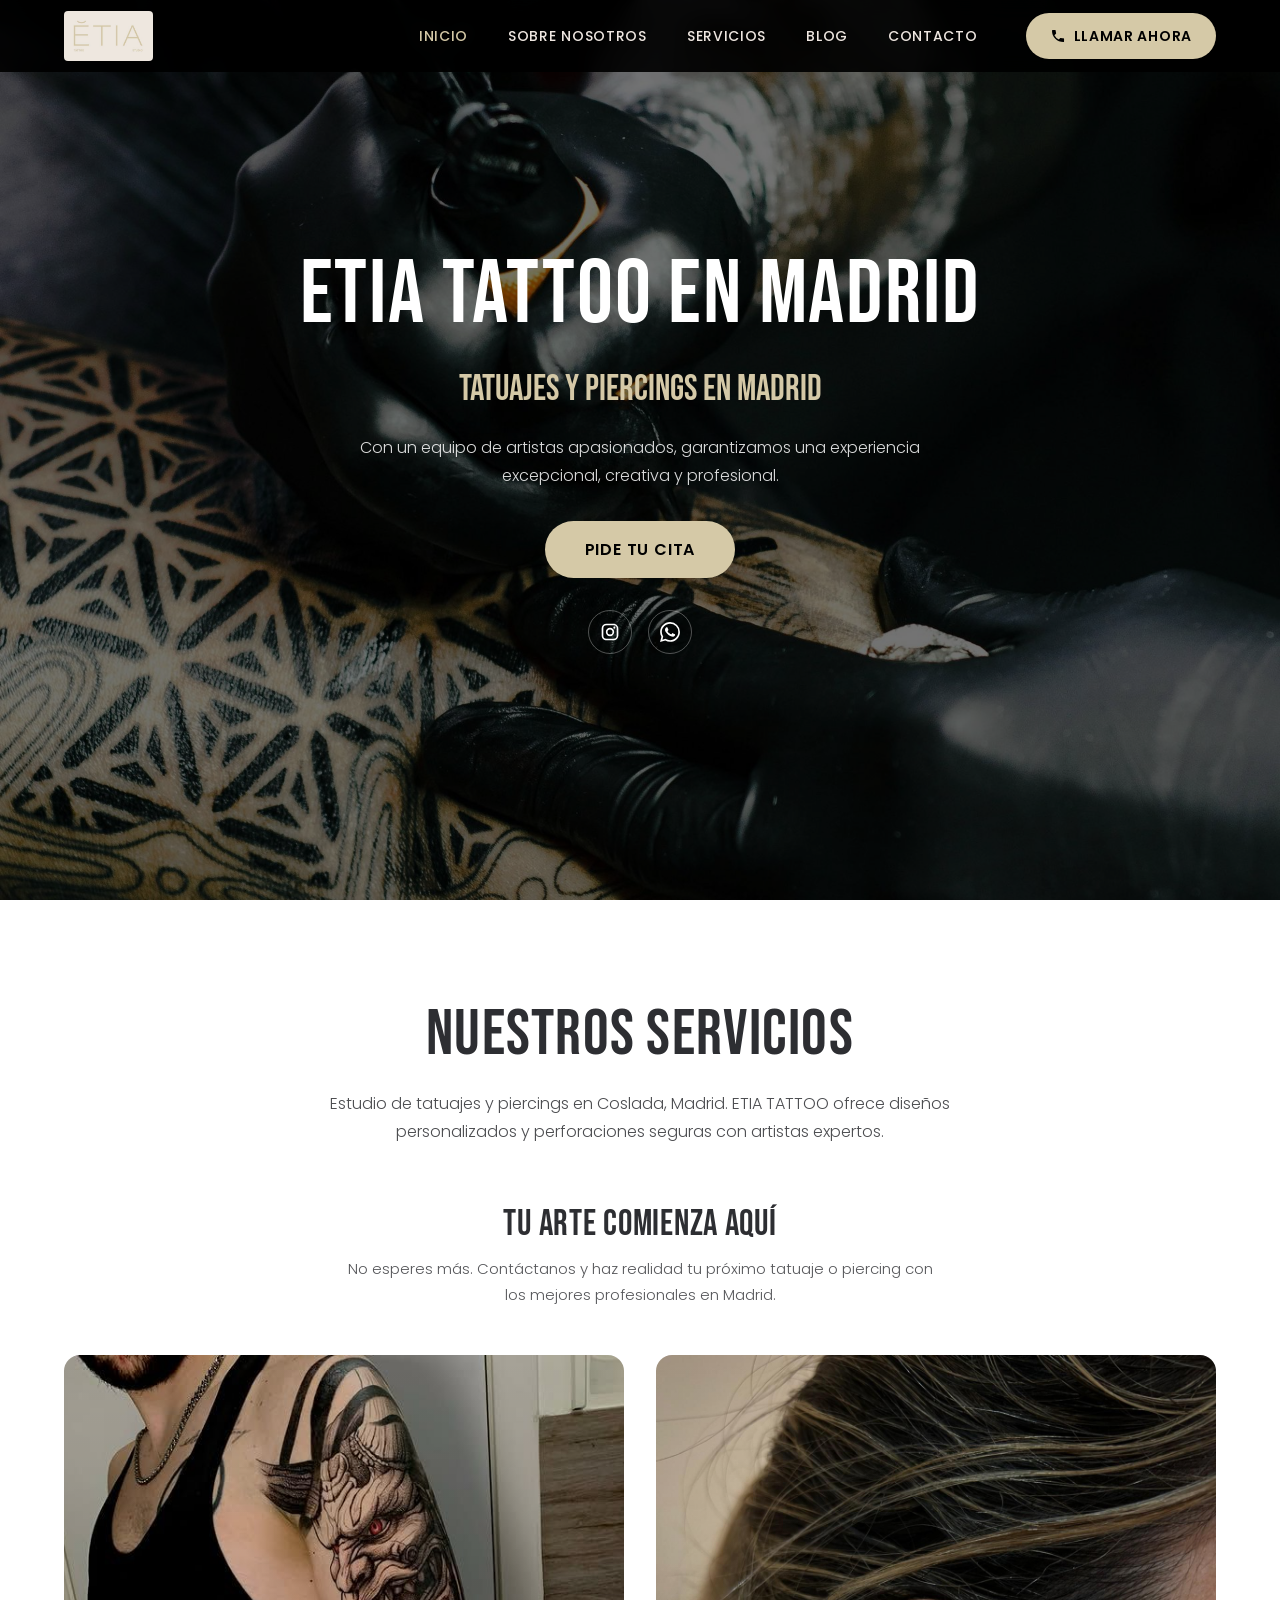
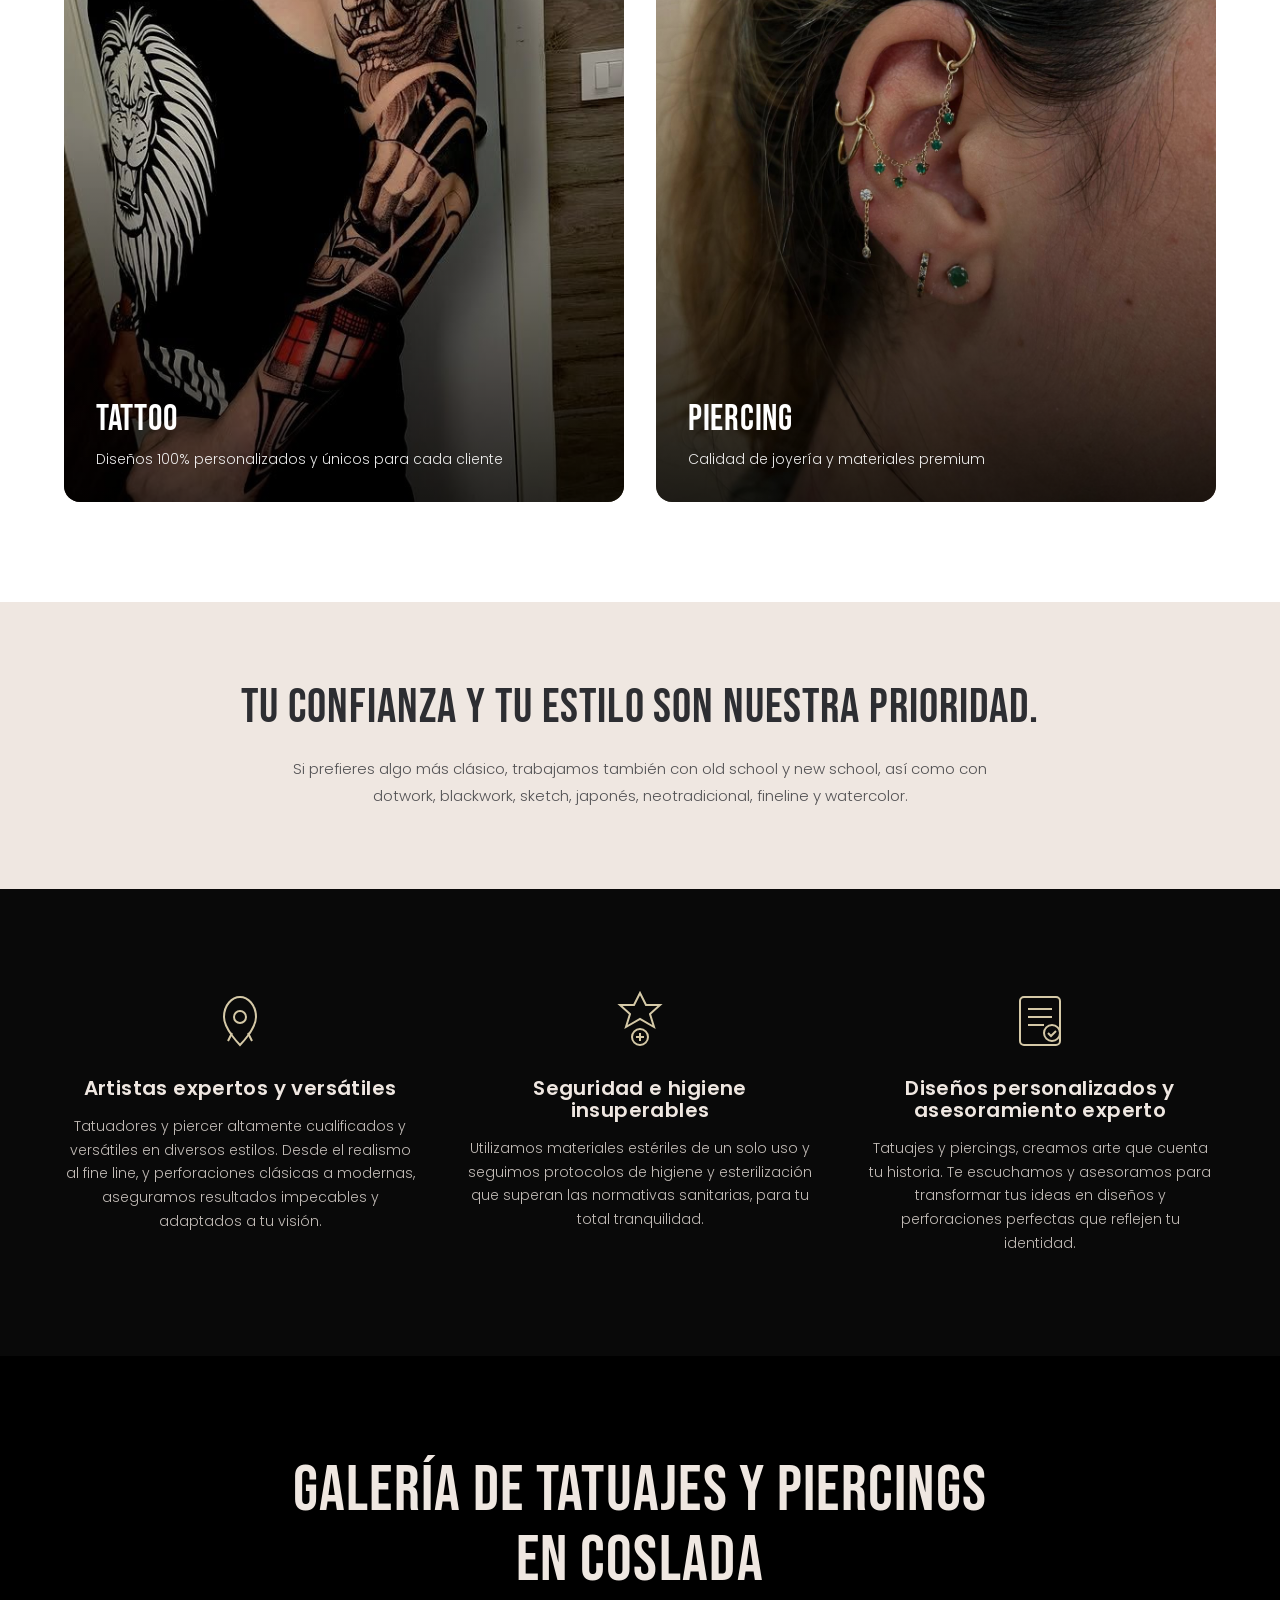
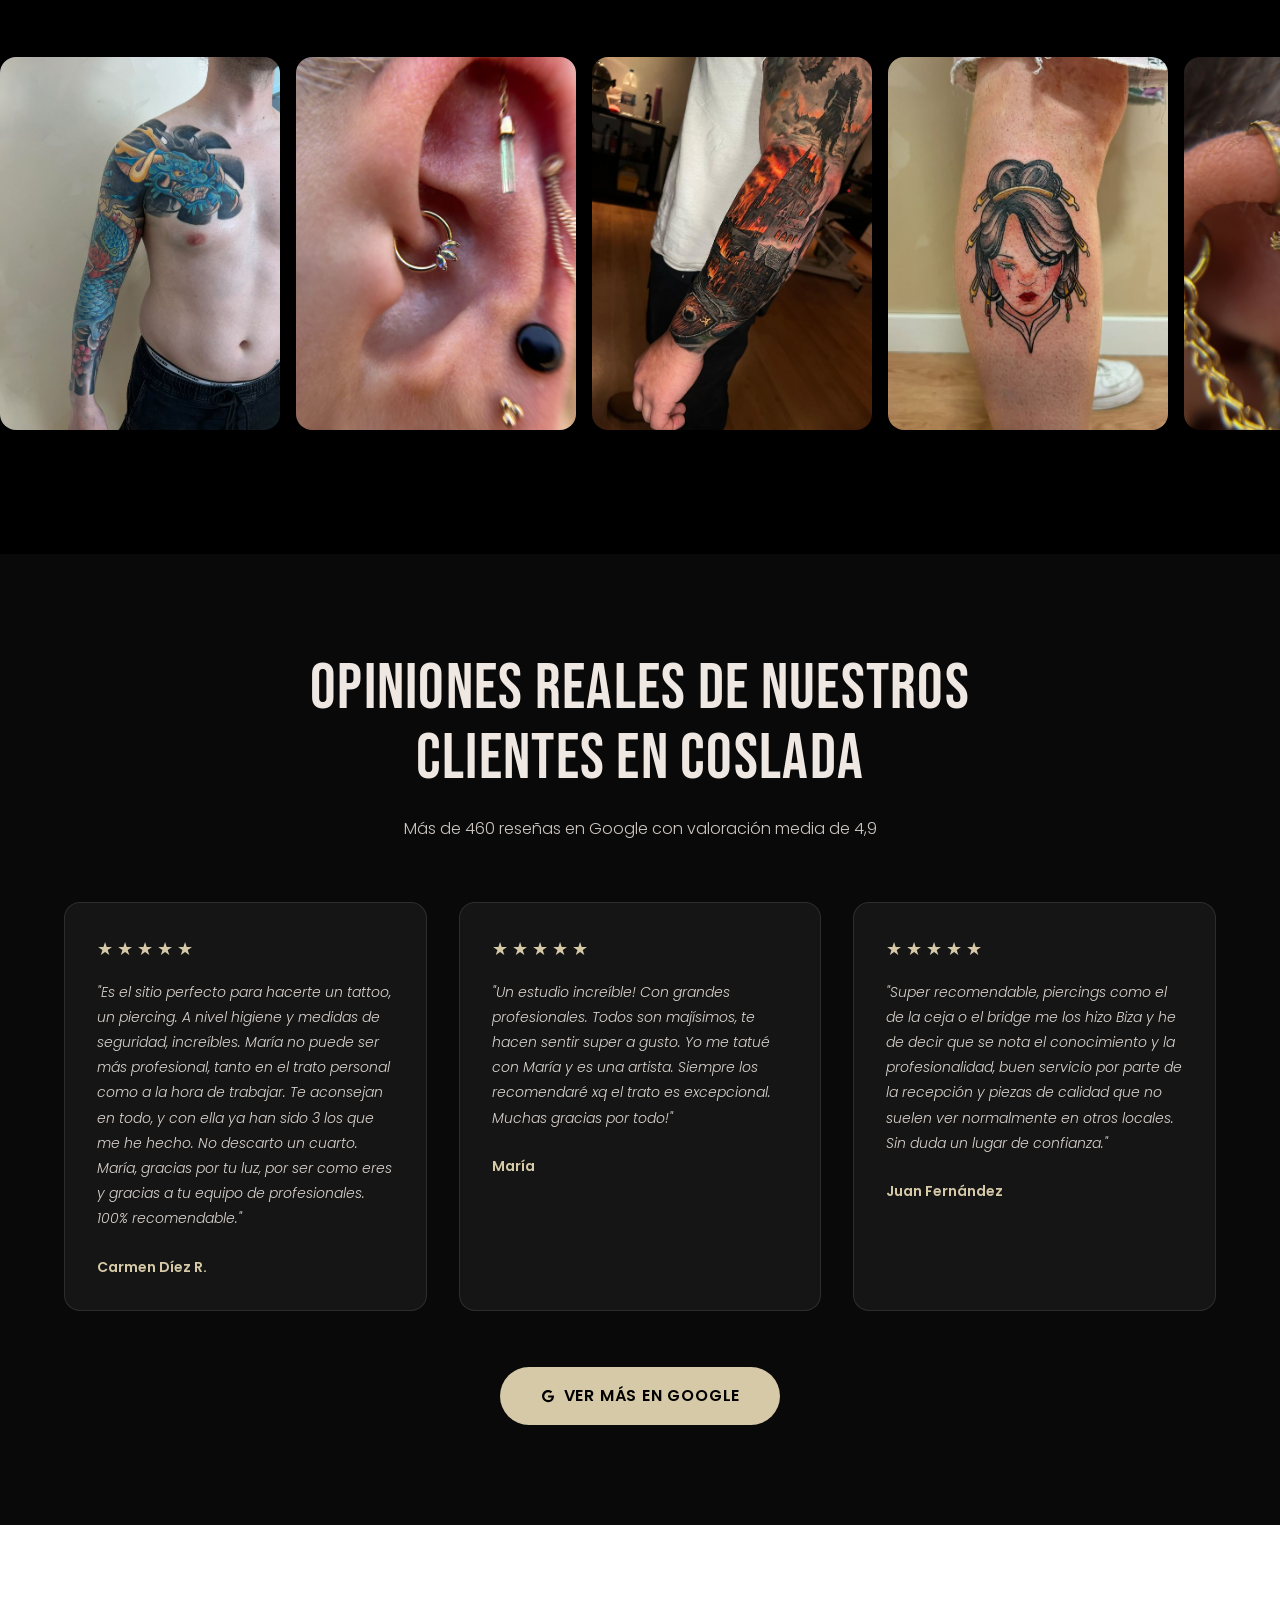
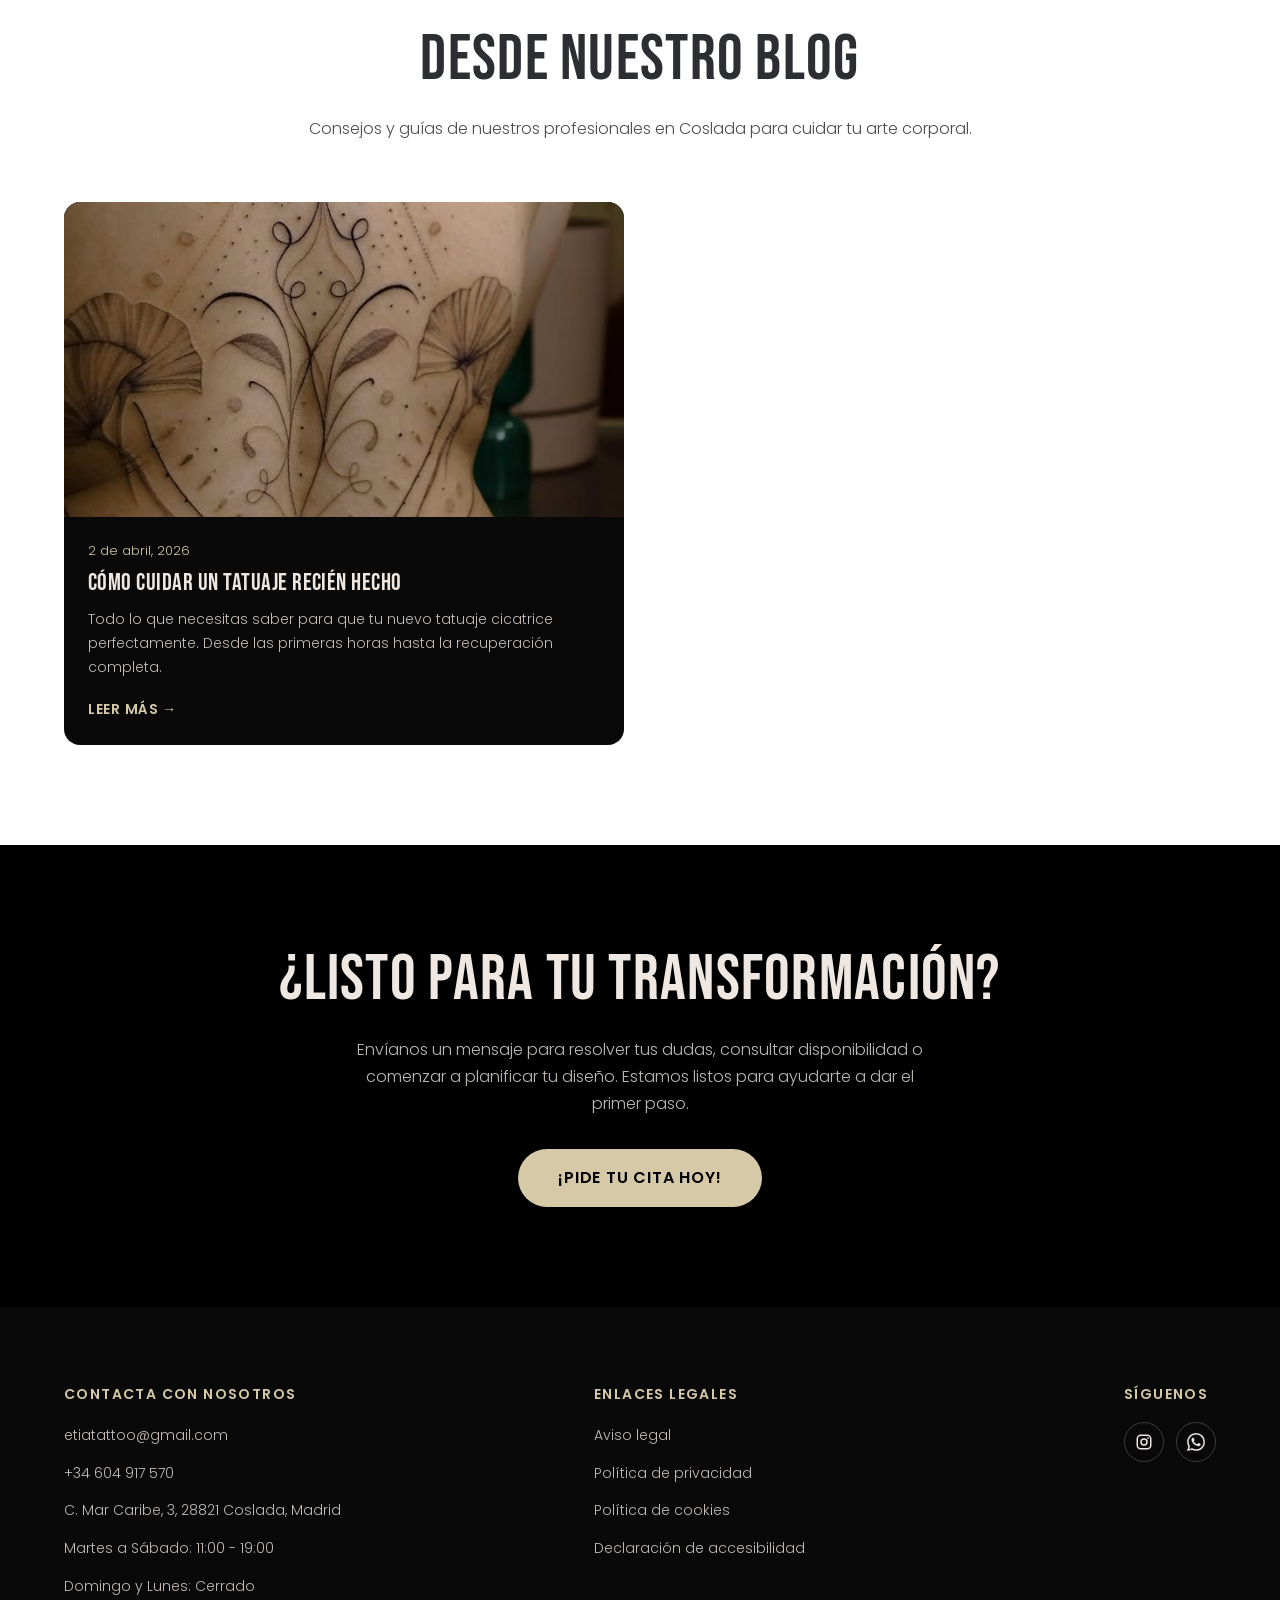
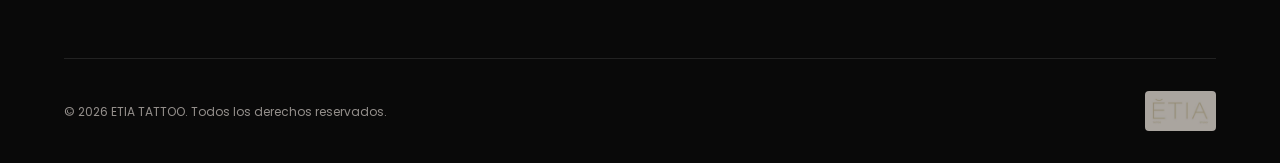
<file: index.html>
<!DOCTYPE html>
<html lang="es">
<head>
  <meta charset="UTF-8">
  <meta name="viewport" content="width=device-width, initial-scale=1.0">
  <link rel="icon" type="image/png" sizes="32x32" href="/favicon-32x32.png">
  <link rel="icon" type="image/png" sizes="16x16" href="/favicon-16x16.png">
  <link rel="apple-touch-icon" sizes="180x180" href="/apple-touch-icon.png">
  <title>ETIA TATTOO: Tatuajes y Piercings en Madrid y Coslada</title>
  <meta name="description" content="Estudio de tatuajes y piercings en Coslada, Madrid. ETIA TATTOO ofrece diseños personalizados y perforaciones seguras con artistas expertos. Agenda tu cita hoy.">
  <meta name="keywords" content="Tatuador Madrid, Piercing Coslada, Estudio de arte corporal, Tatuajes personalizados, Perforaciones seguras">
  <meta property="og:type" content="website">
  <meta property="og:title" content="ETIA TATTOO: Tatuajes y Piercings en Madrid y Coslada">
  <meta property="og:description" content="Estudio de tatuajes y piercings en Coslada, Madrid. Diseños personalizados y perforaciones seguras.">
  <meta property="og:image" content="https://www.etiatattoo.com/assets/images/og-image.jpg">
  <link rel="canonical" href="https://www.etiatattoo.com/">
  <meta property="og:url" content="https://www.etiatattoo.com/">
  <link rel="stylesheet" href="styles.css">
  <script type="application/ld+json">
  {
    "@context": "https://schema.org",
    "@graph": [
      {
        "@type": [
          "TattooParlor",
          "HealthAndBeautyBusiness"
        ],
        "@id": "https://www.etiatattoo.com/#business",
        "name": "ETIA TATTOO",
        "alternateName": "Étia Tattoo Studio",
        "description": "Estudio de tatuajes y piercings en Coslada, Madrid. Diseños personalizados y perforaciones seguras con artistas expertos.",
        "url": "https://www.etiatattoo.com/",
        "telephone": "+34604917570",
        "email": "etiatattoo@gmail.com",
        "image": [
          "https://www.etiatattoo.com/assets/images/og-image.jpg",
          "https://www.etiatattoo.com/assets/images/hero-bg.jpeg",
          "https://www.etiatattoo.com/assets/images/about-hero.jpeg",
          "https://www.etiatattoo.com/assets/images/tattoo-japones-dragon-koi-manga.jpg",
          "https://www.etiatattoo.com/assets/images/tattoo-realismo-ciudad-llamas-manga.jpg",
          "https://www.etiatattoo.com/assets/images/piercing-daith-industrial-oreja.jpg"
        ],
        "logo": "https://www.etiatattoo.com/assets/images/logo.jpg",
        "address": {
          "@type": "PostalAddress",
          "streetAddress": "C. Mar Caribe, 3",
          "addressLocality": "Coslada",
          "addressRegion": "Madrid",
          "postalCode": "28821",
          "addressCountry": "ES"
        },
        "geo": {
          "@type": "GeoCoordinates",
          "latitude": 40.420201,
          "longitude": -3.567447
        },
        "hasMap": "https://www.google.com/maps/place//data=!4m2!3m1!1s0xd4231385b64e3cd:0x9024bbc218f93c71",
        "openingHoursSpecification": [
          {
            "@type": "OpeningHoursSpecification",
            "dayOfWeek": [
              "Tuesday",
              "Wednesday",
              "Thursday",
              "Friday",
              "Saturday"
            ],
            "opens": "11:00",
            "closes": "19:00"
          }
        ],
        "priceRange": "€€",
        "currenciesAccepted": "EUR",
        "paymentAccepted": "Efectivo, Visa, Mastercard",
        "areaServed": [
          {
            "@type": "City",
            "name": "Coslada"
          },
          {
            "@type": "AdministrativeArea",
            "name": "Comunidad de Madrid"
          }
        ],
        "sameAs": [
          "https://www.instagram.com/etia.tattoo/",
          "https://www.facebook.com/etiatattoostudio",
          "https://share.google/oQRJ9rtpurPC3WhXD"
        ],
        "knowsLanguage": [
          "es"
        ],
        "hasOfferCatalog": {
          "@type": "OfferCatalog",
          "name": "Servicios de ETIA TATTOO",
          "itemListElement": [
            {
              "@type": "Offer",
              "itemOffered": {
                "@type": "Service",
                "name": "Tatuajes personalizados",
                "serviceType": "Tatuaje",
                "description": "Tatuajes a medida en estilos fine line, floral, realismo, neotradicional, old school, new school, dotwork, blackwork, sketch, japonés y watercolor.",
                "url": "https://www.etiatattoo.com/tatuajes"
              }
            },
            {
              "@type": "Offer",
              "itemOffered": {
                "@type": "Service",
                "name": "Piercings y perforaciones",
                "serviceType": "Piercing",
                "description": "Perforaciones seguras: helix, tragus, daith, lóbulo, ombligo, nariz y otras, con joyería de titanio de grado implante.",
                "url": "https://www.etiatattoo.com/piercing"
              }
            }
          ]
        },
        "aggregateRating": {
          "@type": "AggregateRating",
          "ratingValue": "4.9",
          "reviewCount": "460",
          "bestRating": "5",
          "worstRating": "1"
        },
        "review": [
          {
            "@type": "Review",
            "author": {
              "@type": "Person",
              "name": "Carmen Díez R."
            },
            "reviewRating": {
              "@type": "Rating",
              "ratingValue": "5",
              "bestRating": "5"
            },
            "reviewBody": "Es el sitio perfecto para hacerte un tattoo, un piercing. A nivel higiene y medidas de seguridad, increíbles. María no puede ser más profesional, tanto en el trato personal como a la hora de trabajar. Te aconsejan en todo, y con ella ya han sido 3 los que me he hecho. 100% recomendable."
          },
          {
            "@type": "Review",
            "author": {
              "@type": "Person",
              "name": "María"
            },
            "reviewRating": {
              "@type": "Rating",
              "ratingValue": "5",
              "bestRating": "5"
            },
            "reviewBody": "Un estudio increíble! Con grandes profesionales. Todos son majísimos, te hacen sentir super a gusto. Yo me tatué con María y es una artista. Siempre los recomendaré xq el trato es excepcional."
          },
          {
            "@type": "Review",
            "author": {
              "@type": "Person",
              "name": "Juan Fernández"
            },
            "reviewRating": {
              "@type": "Rating",
              "ratingValue": "5",
              "bestRating": "5"
            },
            "reviewBody": "Super recomendable, piercings como el de la ceja o el bridge me los hizo Biza y he de decir que se nota el conocimiento y la profesionalidad, buen servicio por parte de la recepción y piezas de calidad. Sin duda un lugar de confianza."
          }
        ]
      },
      {
        "@type": "WebSite",
        "@id": "https://www.etiatattoo.com/#website",
        "url": "https://www.etiatattoo.com/",
        "name": "ETIA TATTOO",
        "inLanguage": "es",
        "publisher": {
          "@id": "https://www.etiatattoo.com/#business"
        }
      }
    ]
  }
  </script>
</head>
<body>

  <!-- HEADER -->
  <header class="header">
    <div class="header__inner">
      <a href="/" class="header__logo">
        <img src="assets/images/logo.jpg" alt="Logo Etia Tattoo">
      </a>
      <nav class="nav">
        <ul class="nav__list">
          <li class="nav__item"><a href="/" class="nav__link nav__link--active">Inicio</a></li>
          <li class="nav__item"><a href="sobre-nosotros" class="nav__link">Sobre Nosotros</a></li>
          <li class="nav__item nav__item--dropdown">
            <a href="#" class="nav__link">Servicios</a>
            <div class="nav__dropdown">
              <a href="tatuajes">Tattoos</a>
              <a href="piercing">Piercing</a>
            </div>
          </li>
          <li class="nav__item"><a href="blog" class="nav__link">Blog</a></li>
          <li class="nav__item"><a href="contacto" class="nav__link">Contacto</a></li>
        </ul>
        <a href="tel:+34604917570" class="btn btn--primary">
          <svg viewBox="0 0 24 24"><path d="M6.62 10.79a15.05 15.05 0 006.59 6.59l2.2-2.2a1 1 0 011.01-.24 11.72 11.72 0 003.66.59 1 1 0 011 1v3.59a1 1 0 01-1 1A17 17 0 013 4a1 1 0 011-1h3.59a1 1 0 011 1 11.72 11.72 0 00.59 3.66 1 1 0 01-.24 1.01l-2.32 2.12z"/></svg>
          Llamar ahora
        </a>
      </nav>
      <button class="hamburger" aria-label="Abrir menú" onclick="this.classList.toggle('active'); document.querySelector('.mobile-nav').classList.toggle('active')">
        <span></span><span></span><span></span>
      </button>
    </div>
  </header>

  <!-- MOBILE NAV -->
  <div class="mobile-nav">
    <button class="mobile-nav__close" aria-label="Cerrar menú" onclick="this.parentElement.classList.remove('active'); document.querySelector('.hamburger').classList.remove('active')">&times;</button>
    <a href="/" onclick="this.parentElement.classList.remove('active'); document.querySelector('.hamburger').classList.remove('active')">Inicio</a>
    <a href="sobre-nosotros" onclick="this.parentElement.classList.remove('active'); document.querySelector('.hamburger').classList.remove('active')">Sobre Nosotros</a>
    <a href="tatuajes" onclick="this.parentElement.classList.remove('active'); document.querySelector('.hamburger').classList.remove('active')">Tattoos</a>
    <a href="piercing" onclick="this.parentElement.classList.remove('active'); document.querySelector('.hamburger').classList.remove('active')">Piercing</a>
    <a href="blog" onclick="this.parentElement.classList.remove('active'); document.querySelector('.hamburger').classList.remove('active')">Blog</a>
    <a href="contacto" onclick="this.parentElement.classList.remove('active'); document.querySelector('.hamburger').classList.remove('active')">Contacto</a>
    <a href="tel:+34604917570" class="btn btn--primary" style="margin-top:16px">Llamar ahora</a>
  </div>

  <!-- HERO -->
  <section class="hero">
    <div class="hero__bg">
      <img src="assets/images/hero-bg.jpeg" alt="Estudio Etia Tattoo">
    </div>
    <div class="hero__overlay"></div>
    <div class="hero__content">
      <h1 class="hero__title">ETIA TATTOO en Madrid</h1>
      <p class="hero__subtitle">Tatuajes y Piercings en Madrid</p>
      <p class="hero__text">Con un equipo de artistas apasionados, garantizamos una experiencia excepcional, creativa y profesional.</p>
      <div class="hero__actions">
        <a href="contacto" class="btn btn--primary btn--large">Pide tu Cita</a>
      </div>
      <div class="hero__social">
        <a href="https://instagram.com/etia.tattoo" target="_blank" rel="noopener" aria-label="Instagram">
          <svg viewBox="0 0 24 24"><path d="M7.8 2h8.4C19.4 2 22 4.6 22 7.8v8.4a5.8 5.8 0 01-5.8 5.8H7.8C4.6 22 2 19.4 2 16.2V7.8A5.8 5.8 0 017.8 2zm-.2 2A3.6 3.6 0 004 7.6v8.8A3.6 3.6 0 007.6 20h8.8a3.6 3.6 0 003.6-3.6V7.6A3.6 3.6 0 0016.4 4H7.6zm9.65 1.5a1.25 1.25 0 110 2.5 1.25 1.25 0 010-2.5zM12 7a5 5 0 110 10 5 5 0 010-10zm0 2a3 3 0 100 6 3 3 0 000-6z"/></svg>
        </a>
        <a href="https://wa.me/34604917570" target="_blank" rel="noopener" aria-label="WhatsApp">
          <svg viewBox="0 0 24 24"><path d="M17.472 14.382c-.297-.149-1.758-.867-2.03-.967-.273-.099-.471-.148-.67.15-.197.297-.767.966-.94 1.164-.173.199-.347.223-.644.075-.297-.15-1.255-.463-2.39-1.475-.883-.788-1.48-1.761-1.653-2.059-.173-.297-.018-.458.13-.606.134-.133.298-.347.446-.52.149-.174.198-.298.298-.497.099-.198.05-.371-.025-.52-.075-.149-.669-1.612-.916-2.207-.242-.579-.487-.5-.669-.51l-.57-.01c-.198 0-.52.074-.792.372-.272.297-1.04 1.016-1.04 2.479 0 1.462 1.065 2.875 1.213 3.074.149.198 2.096 3.2 5.077 4.487.709.306 1.262.489 1.694.625.712.227 1.36.195 1.871.118.571-.085 1.758-.719 2.006-1.413.248-.694.248-1.289.173-1.413-.074-.124-.272-.198-.57-.347m-5.421 7.403h-.004a9.87 9.87 0 01-5.031-1.378l-.361-.214-3.741.982.998-3.648-.235-.374a9.86 9.86 0 01-1.51-5.26c.001-5.45 4.436-9.884 9.888-9.884 2.64 0 5.122 1.03 6.988 2.898a9.825 9.825 0 012.893 6.994c-.003 5.45-4.437 9.884-9.885 9.884m8.413-18.297A11.815 11.815 0 0012.05 0C5.495 0 .16 5.335.157 11.892c0 2.096.547 4.142 1.588 5.945L.057 24l6.305-1.654a11.882 11.882 0 005.683 1.448h.005c6.554 0 11.89-5.335 11.893-11.893a11.821 11.821 0 00-3.48-8.413z"/></svg>
        </a>
      </div>
    </div>
  </section>

  <!-- NUESTROS SERVICIOS -->
  <section class="section">
    <div class="container">
      <div class="section__header">
        <h2 class="section__title">Nuestros Servicios</h2>
        <p class="section__subtitle">Estudio de tatuajes y piercings en Coslada, Madrid. ETIA TATTOO ofrece diseños personalizados y perforaciones seguras con artistas expertos.</p>
      </div>

      <div style="text-align:center; margin-bottom:48px;">
        <h3 style="font-family:var(--font-display); font-size:clamp(24px,3vw,36px); text-transform:uppercase; margin-bottom:12px;">Tu arte comienza aquí</h3>
        <p style="font-size:15px; font-weight:300; max-width:600px; margin:0 auto; line-height:1.7; opacity:0.8;">No esperes más. Contáctanos y haz realidad tu próximo tatuaje o piercing con los mejores profesionales en Madrid.</p>
      </div>

      <div class="services">
        <a href="tatuajes" class="service-card">
          <img src="assets/images/tattoo-20.jpg" alt="Tatuaje Etia Tattoo">
          <div class="service-card__overlay">
            <h3 class="service-card__title">Tattoo</h3>
            <p class="service-card__text">Diseños 100% personalizados y únicos para cada cliente</p>
          </div>
        </a>
        <a href="piercing" class="service-card">
          <img src="assets/images/piercing-card.jpg" alt="Piercing Etia Tattoo">
          <div class="service-card__overlay">
            <h3 class="service-card__title">Piercing</h3>
            <p class="service-card__text">Calidad de joyería y materiales premium</p>
          </div>
        </a>
      </div>
    </div>
  </section>

  <!-- STATEMENT -->
  <section class="statement">
    <h2 class="statement__title">Tu confianza y tu estilo son nuestra prioridad.</h2>
    <p class="statement__text">Si prefieres algo más clásico, trabajamos también con old school y new school, así como con dotwork, blackwork, sketch, japonés, neotradicional, fineline y watercolor.</p>
  </section>

  <!-- VALUE PROPOSITIONS -->
  <section class="section section--dark">
    <div class="container">
      <div class="values">
        <div class="value-card">
          <div class="value-card__icon">
            <svg viewBox="0 0 64 64" fill="none" stroke="currentColor" stroke-width="2">
              <path d="M32 8c-8 0-16 8-16 20s16 28 16 28 16-16 16-28S40 8 32 8z"/>
              <circle cx="32" cy="28" r="6"/>
              <path d="M24 44l-4 8M40 44l4 8"/>
            </svg>
          </div>
          <h4 class="value-card__title">Artistas expertos y versátiles</h4>
          <p class="value-card__text">Tatuadores y piercer altamente cualificados y versátiles en diversos estilos. Desde el realismo al fine line, y perforaciones clásicas a modernas, aseguramos resultados impecables y adaptados a tu visión.</p>
        </div>
        <div class="value-card">
          <div class="value-card__icon">
            <svg viewBox="0 0 64 64" fill="none" stroke="currentColor" stroke-width="2">
              <path d="M32 4l6 12h14l-10 9 4 13-14-8-14 8 4-13L12 16h14z"/>
              <circle cx="32" cy="48" r="8"/>
              <path d="M28 48h8M32 44v8"/>
            </svg>
          </div>
          <h4 class="value-card__title">Seguridad e higiene insuperables</h4>
          <p class="value-card__text">Utilizamos materiales estériles de un solo uso y seguimos protocolos de higiene y esterilización que superan las normativas sanitarias, para tu total tranquilidad.</p>
        </div>
        <div class="value-card">
          <div class="value-card__icon">
            <svg viewBox="0 0 64 64" fill="none" stroke="currentColor" stroke-width="2">
              <rect x="12" y="8" width="40" height="48" rx="4"/>
              <path d="M20 20h24M20 28h24M20 36h16"/>
              <circle cx="44" cy="44" r="8"/>
              <path d="M40 44l3 3 5-5"/>
            </svg>
          </div>
          <h4 class="value-card__title">Diseños personalizados y asesoramiento experto</h4>
          <p class="value-card__text">Tatuajes y piercings, creamos arte que cuenta tu historia. Te escuchamos y asesoramos para transformar tus ideas en diseños y perforaciones perfectas que reflejen tu identidad.</p>
        </div>
      </div>
    </div>
  </section>

  <!-- GALLERY -->
  <section class="section section--black">
    <div class="container">
      <div class="section__header">
        <h2 class="section__title">Galería de Tatuajes y Piercings en Coslada</h2>
      </div>
    </div>
    <div class="gallery-track" data-gallery>
      <button type="button" class="gallery-item" data-full="assets/images/tattoo-japones-dragon-koi-manga.jpg" data-caption="Manga japonesa · dragón y carpa koi a color" aria-label="Ampliar imagen 1 de 12: Manga completa de tatuaje japonés a color con un dragón azul en el pecho y una carpa koi en el brazo">
        <img src="assets/images/tattoo-japones-dragon-koi-manga-thumb.jpg" alt="Manga completa de tatuaje japonés a color con un dragón azul en el pecho y una carpa koi en el brazo" loading="lazy" width="637" height="850">
        <span class="image-grid__zoom" aria-hidden="true"><svg viewBox="0 0 24 24"><path d="M15.5 14h-.79l-.28-.27A6.47 6.47 0 0 0 16 9.5 6.5 6.5 0 1 0 9.5 16c1.61 0 3.09-.59 4.23-1.57l.27.28v.79l5 4.99L20.49 19zm-6 0C7.01 14 5 11.99 5 9.5S7.01 5 9.5 5 14 7.01 14 9.5 11.99 14 9.5 14zm.5-7H9v2H7v1h2v2h1v-2h2V9h-2z"/></svg></span>
      </button>
      <button type="button" class="gallery-item" data-full="assets/images/piercing-daith-industrial-oreja.jpg" data-caption="Oreja completa · daith, industrial y dilatación" aria-label="Ampliar imagen 2 de 12: Oreja con varios piercings: daith con aro de murciélago, industrial con barra de cuarzo y dilatación en el lóbulo">
        <img src="assets/images/piercing-daith-industrial-oreja-thumb.jpg" alt="Oreja con varios piercings: daith con aro de murciélago, industrial con barra de cuarzo y dilatación en el lóbulo" loading="lazy" width="637" height="850">
        <span class="image-grid__zoom" aria-hidden="true"><svg viewBox="0 0 24 24"><path d="M15.5 14h-.79l-.28-.27A6.47 6.47 0 0 0 16 9.5 6.5 6.5 0 1 0 9.5 16c1.61 0 3.09-.59 4.23-1.57l.27.28v.79l5 4.99L20.49 19zm-6 0C7.01 14 5 11.99 5 9.5S7.01 5 9.5 5 14 7.01 14 9.5 11.99 14 9.5 14zm.5-7H9v2H7v1h2v2h1v-2h2V9h-2z"/></svg></span>
      </button>
      <button type="button" class="gallery-item" data-full="assets/images/tattoo-realismo-ciudad-llamas-manga.jpg" data-caption="Manga de realismo · ciudad en llamas" aria-label="Ampliar imagen 3 de 12: Manga completa de tatuaje realista a color con una ciudad en llamas y una figura encapuchada">
        <img src="assets/images/tattoo-realismo-ciudad-llamas-manga-thumb.jpg" alt="Manga completa de tatuaje realista a color con una ciudad en llamas y una figura encapuchada" loading="lazy" width="637" height="850">
        <span class="image-grid__zoom" aria-hidden="true"><svg viewBox="0 0 24 24"><path d="M15.5 14h-.79l-.28-.27A6.47 6.47 0 0 0 16 9.5 6.5 6.5 0 1 0 9.5 16c1.61 0 3.09-.59 4.23-1.57l.27.28v.79l5 4.99L20.49 19zm-6 0C7.01 14 5 11.99 5 9.5S7.01 5 9.5 5 14 7.01 14 9.5 11.99 14 9.5 14zm.5-7H9v2H7v1h2v2h1v-2h2V9h-2z"/></svg></span>
      </button>
      <button type="button" class="gallery-item" data-full="assets/images/tattoo-neotradicional-geisha-gemelo.jpg" data-caption="Retrato de geisha · neotradicional a color" aria-label="Ampliar imagen 4 de 12: Tatuaje neotradicional a color con el retrato de una geisha, en el gemelo">
        <img src="assets/images/tattoo-neotradicional-geisha-gemelo-thumb.jpg" alt="Tatuaje neotradicional a color con el retrato de una geisha, en el gemelo" loading="lazy" width="637" height="850">
        <span class="image-grid__zoom" aria-hidden="true"><svg viewBox="0 0 24 24"><path d="M15.5 14h-.79l-.28-.27A6.47 6.47 0 0 0 16 9.5 6.5 6.5 0 1 0 9.5 16c1.61 0 3.09-.59 4.23-1.57l.27.28v.79l5 4.99L20.49 19zm-6 0C7.01 14 5 11.99 5 9.5S7.01 5 9.5 5 14 7.01 14 9.5 11.99 14 9.5 14zm.5-7H9v2H7v1h2v2h1v-2h2V9h-2z"/></svg></span>
      </button>
      <button type="button" class="gallery-item" data-full="assets/images/piercing-helix-dragon-oro.jpg" data-caption="Hélix con dragón de oro y cadena" aria-label="Ampliar imagen 5 de 12: Piercing en el hélix con joya de oro en forma de dragón, aros y cadena">
        <img src="assets/images/piercing-helix-dragon-oro-thumb.jpg" alt="Piercing en el hélix con joya de oro en forma de dragón, aros y cadena" loading="lazy" width="637" height="850">
        <span class="image-grid__zoom" aria-hidden="true"><svg viewBox="0 0 24 24"><path d="M15.5 14h-.79l-.28-.27A6.47 6.47 0 0 0 16 9.5 6.5 6.5 0 1 0 9.5 16c1.61 0 3.09-.59 4.23-1.57l.27.28v.79l5 4.99L20.49 19zm-6 0C7.01 14 5 11.99 5 9.5S7.01 5 9.5 5 14 7.01 14 9.5 11.99 14 9.5 14zm.5-7H9v2H7v1h2v2h1v-2h2V9h-2z"/></svg></span>
      </button>
      <button type="button" class="gallery-item" data-full="assets/images/tattoo-blackwork-art-nouveau-gemelo.jpg" data-caption="Mujer art nouveau con magnolias · blackwork" aria-label="Ampliar imagen 6 de 12: Tatuaje blackwork estilo art nouveau con el rostro de una mujer entre magnolias, en el gemelo">
        <img src="assets/images/tattoo-blackwork-art-nouveau-gemelo-thumb.jpg" alt="Tatuaje blackwork estilo art nouveau con el rostro de una mujer entre magnolias, en el gemelo" loading="lazy" width="601" height="850">
        <span class="image-grid__zoom" aria-hidden="true"><svg viewBox="0 0 24 24"><path d="M15.5 14h-.79l-.28-.27A6.47 6.47 0 0 0 16 9.5 6.5 6.5 0 1 0 9.5 16c1.61 0 3.09-.59 4.23-1.57l.27.28v.79l5 4.99L20.49 19zm-6 0C7.01 14 5 11.99 5 9.5S7.01 5 9.5 5 14 7.01 14 9.5 11.99 14 9.5 14zm.5-7H9v2H7v1h2v2h1v-2h2V9h-2z"/></svg></span>
      </button>
      <button type="button" class="gallery-item" data-full="assets/images/tattoo-fineline-floral-espalda.jpg" data-caption="Composición floral en la espalda · fine line" aria-label="Ampliar imagen 7 de 12: Tatuaje fine line con una enredadera de flores que recorre la espalda y el hombro">
        <img src="assets/images/tattoo-fineline-floral-espalda-thumb.jpg" alt="Tatuaje fine line con una enredadera de flores que recorre la espalda y el hombro" loading="lazy" width="637" height="850">
        <span class="image-grid__zoom" aria-hidden="true"><svg viewBox="0 0 24 24"><path d="M15.5 14h-.79l-.28-.27A6.47 6.47 0 0 0 16 9.5 6.5 6.5 0 1 0 9.5 16c1.61 0 3.09-.59 4.23-1.57l.27.28v.79l5 4.99L20.49 19zm-6 0C7.01 14 5 11.99 5 9.5S7.01 5 9.5 5 14 7.01 14 9.5 11.99 14 9.5 14zm.5-7H9v2H7v1h2v2h1v-2h2V9h-2z"/></svg></span>
      </button>
      <button type="button" class="gallery-item" data-full="assets/images/piercing-labio-philtrum-labret.jpg" data-caption="Philtrum y labret vertical · joyería de oro" aria-label="Ampliar imagen 8 de 12: Piercing philtrum con gema y labret vertical en el labio inferior, con joyería de oro">
        <img src="assets/images/piercing-labio-philtrum-labret-thumb.jpg" alt="Piercing philtrum con gema y labret vertical en el labio inferior, con joyería de oro" loading="lazy" width="637" height="850">
        <span class="image-grid__zoom" aria-hidden="true"><svg viewBox="0 0 24 24"><path d="M15.5 14h-.79l-.28-.27A6.47 6.47 0 0 0 16 9.5 6.5 6.5 0 1 0 9.5 16c1.61 0 3.09-.59 4.23-1.57l.27.28v.79l5 4.99L20.49 19zm-6 0C7.01 14 5 11.99 5 9.5S7.01 5 9.5 5 14 7.01 14 9.5 11.99 14 9.5 14zm.5-7H9v2H7v1h2v2h1v-2h2V9h-2z"/></svg></span>
      </button>
      <button type="button" class="gallery-item" data-full="assets/images/tattoo-sketch-hada-alas-rojas-muslo.jpg" data-caption="Hada con alas rojas · sketch geométrico" aria-label="Ampliar imagen 9 de 12: Tatuaje estilo sketch de un hada con alas rojas dentro de un círculo geométrico y luna creciente, en el muslo">
        <img src="assets/images/tattoo-sketch-hada-alas-rojas-muslo-thumb.jpg" alt="Tatuaje estilo sketch de un hada con alas rojas dentro de un círculo geométrico y luna creciente, en el muslo" loading="lazy" width="531" height="850">
        <span class="image-grid__zoom" aria-hidden="true"><svg viewBox="0 0 24 24"><path d="M15.5 14h-.79l-.28-.27A6.47 6.47 0 0 0 16 9.5 6.5 6.5 0 1 0 9.5 16c1.61 0 3.09-.59 4.23-1.57l.27.28v.79l5 4.99L20.49 19zm-6 0C7.01 14 5 11.99 5 9.5S7.01 5 9.5 5 14 7.01 14 9.5 11.99 14 9.5 14zm.5-7H9v2H7v1h2v2h1v-2h2V9h-2z"/></svg></span>
      </button>
      <button type="button" class="gallery-item" data-full="assets/images/tattoo-realismo-gato-antebrazo.jpg" data-caption="Retrato de gato · realismo en blanco y negro" aria-label="Ampliar imagen 10 de 12: Tatuaje realista en blanco y negro del retrato de un gato, en el antebrazo">
        <img src="assets/images/tattoo-realismo-gato-antebrazo-thumb.jpg" alt="Tatuaje realista en blanco y negro del retrato de un gato, en el antebrazo" loading="lazy" width="637" height="850">
        <span class="image-grid__zoom" aria-hidden="true"><svg viewBox="0 0 24 24"><path d="M15.5 14h-.79l-.28-.27A6.47 6.47 0 0 0 16 9.5 6.5 6.5 0 1 0 9.5 16c1.61 0 3.09-.59 4.23-1.57l.27.28v.79l5 4.99L20.49 19zm-6 0C7.01 14 5 11.99 5 9.5S7.01 5 9.5 5 14 7.01 14 9.5 11.99 14 9.5 14zm.5-7H9v2H7v1h2v2h1v-2h2V9h-2z"/></svg></span>
      </button>
      <button type="button" class="gallery-item" data-full="assets/images/piercing-24.jpg" data-caption="Hélix curado con gemas verdes en talla marquesa" aria-label="Ampliar imagen 11 de 12: Oreja con varios piercings en el hélix con joyas de gemas verdes en talla marquesa">
        <img src="assets/images/piercing-24.jpg" alt="Oreja con varios piercings en el hélix con joyas de gemas verdes en talla marquesa" loading="lazy" width="640" height="640">
        <span class="image-grid__zoom" aria-hidden="true"><svg viewBox="0 0 24 24"><path d="M15.5 14h-.79l-.28-.27A6.47 6.47 0 0 0 16 9.5 6.5 6.5 0 1 0 9.5 16c1.61 0 3.09-.59 4.23-1.57l.27.28v.79l5 4.99L20.49 19zm-6 0C7.01 14 5 11.99 5 9.5S7.01 5 9.5 5 14 7.01 14 9.5 11.99 14 9.5 14zm.5-7H9v2H7v1h2v2h1v-2h2V9h-2z"/></svg></span>
      </button>
      <button type="button" class="gallery-item" data-full="assets/images/tattoo-ornamental-pecho-luna.jpg" data-caption="Ornamental simétrico en el pecho · fine line con dotwork" aria-label="Ampliar imagen 12 de 12: Tatuaje ornamental fine line simétrico con luna y puntillismo, en el pecho y las clavículas">
        <img src="assets/images/tattoo-ornamental-pecho-luna-thumb.jpg" alt="Tatuaje ornamental fine line simétrico con luna y puntillismo, en el pecho y las clavículas" loading="lazy" width="637" height="850">
        <span class="image-grid__zoom" aria-hidden="true"><svg viewBox="0 0 24 24"><path d="M15.5 14h-.79l-.28-.27A6.47 6.47 0 0 0 16 9.5 6.5 6.5 0 1 0 9.5 16c1.61 0 3.09-.59 4.23-1.57l.27.28v.79l5 4.99L20.49 19zm-6 0C7.01 14 5 11.99 5 9.5S7.01 5 9.5 5 14 7.01 14 9.5 11.99 14 9.5 14zm.5-7H9v2H7v1h2v2h1v-2h2V9h-2z"/></svg></span>
      </button>
    </div>
  </section>

  <!-- TESTIMONIALS -->
  <section class="section section--dark">
    <div class="container">
      <div class="section__header">
        <h2 class="section__title">Opiniones reales de nuestros clientes en Coslada</h2>
        <p class="section__subtitle">Más de 460 reseñas en Google con valoración media de 4,9</p>
      </div>
      <div class="testimonials">
        <div class="testimonial">
          <div class="testimonial__stars">&#9733;&#9733;&#9733;&#9733;&#9733;</div>
          <p class="testimonial__text">"Es el sitio perfecto para hacerte un tattoo, un piercing. A nivel higiene y medidas de seguridad, increíbles. María no puede ser más profesional, tanto en el trato personal como a la hora de trabajar. Te aconsejan en todo, y con ella ya han sido 3 los que me he hecho. No descarto un cuarto. María, gracias por tu luz, por ser como eres y gracias a tu equipo de profesionales. 100% recomendable."</p>
          <p class="testimonial__author">Carmen Díez R.</p>
        </div>
        <div class="testimonial">
          <div class="testimonial__stars">&#9733;&#9733;&#9733;&#9733;&#9733;</div>
          <p class="testimonial__text">"Un estudio increíble! Con grandes profesionales. Todos son majísimos, te hacen sentir super a gusto. Yo me tatué con María y es una artista. Siempre los recomendaré xq el trato es excepcional. Muchas gracias por todo!"</p>
          <p class="testimonial__author">María</p>
        </div>
        <div class="testimonial">
          <div class="testimonial__stars">&#9733;&#9733;&#9733;&#9733;&#9733;</div>
          <p class="testimonial__text">"Super recomendable, piercings como el de la ceja o el bridge me los hizo Biza y he de decir que se nota el conocimiento y la profesionalidad, buen servicio por parte de la recepción y piezas de calidad que no suelen ver normalmente en otros locales. Sin duda un lugar de confianza."</p>
          <p class="testimonial__author">Juan Fernández</p>
        </div>
      </div>
      <div class="section__actions">
        <a href="https://share.google/oQRJ9rtpurPC3WhXD" class="btn btn--primary btn--large" target="_blank" rel="noopener" aria-label="Ver más reseñas de ETIA TATTOO en Google (se abre en una ventana nueva)">
          <svg viewBox="0 0 24 24" aria-hidden="true" focusable="false"><path d="M21.35 11.1h-9.17v2.98h5.27c-.23 1.37-1.6 4.02-5.27 4.02-3.17 0-5.76-2.63-5.76-5.86s2.59-5.86 5.76-5.86c1.81 0 3.02.77 3.71 1.43l2.53-2.44C16.79 3.86 14.7 3 12.18 3 7.13 3 3.05 7.08 3.05 12.13s4.08 9.13 9.13 9.13c5.27 0 8.76-3.7 8.76-8.92 0-.6-.06-1.05-.15-1.5z"/></svg>
          Ver más en Google
        </a>
      </div>
    </div>
  </section>

  <!-- BLOG -->
  <section class="section">
    <div class="container">
      <div class="section__header">
        <h2 class="section__title">Desde Nuestro Blog</h2>
        <p class="section__subtitle">Consejos y guías de nuestros profesionales en Coslada para cuidar tu arte corporal.</p>
      </div>
      <div class="blog-grid">
        <a href="blog/como-cuidar-un-tatuaje-recien-hecho" class="blog-card">
          <div class="blog-card__image">
            <img src="assets/images/tattoo-38.jpg" alt="Cuidados de un tatuaje recién hecho">
          </div>
          <div class="blog-card__body">
            <p class="blog-card__date"><time datetime="2026-04-02">2 de abril, 2026</time></p>
            <h3 class="blog-card__title">Cómo Cuidar un Tatuaje Recién Hecho</h3>
            <p class="blog-card__excerpt">Todo lo que necesitas saber para que tu nuevo tatuaje cicatrice perfectamente. Desde las primeras horas hasta la recuperación completa.</p>
            <span class="blog-card__link">Leer más &rarr;</span>
          </div>
        </a>
      </div>
    </div>
  </section>

  <!-- CTA -->
  <section class="cta">
    <div class="container">
      <h2 class="cta__title">¿Listo para tu Transformación?</h2>
      <p class="cta__text">Envíanos un mensaje para resolver tus dudas, consultar disponibilidad o comenzar a planificar tu diseño. Estamos listos para ayudarte a dar el primer paso.</p>
      <a href="tel:+34604917570" class="btn btn--primary btn--large">¡Pide tu cita hoy!</a>
    </div>
  </section>

  <!-- FOOTER -->
  <footer class="footer">
    <div class="container">
      <div class="footer__grid">
        <div>
          <h4 class="footer__heading">Contacta con nosotros</h4>
          <ul class="footer__list">
            <li><a href="mailto:etiatattoo@gmail.com">etiatattoo@gmail.com</a></li>
            <li><a href="tel:+34604917570">+34 604 917 570</a></li>
            <li><span>C. Mar Caribe, 3, 28821 Coslada, Madrid</span></li>
            <li><span>Martes a Sábado: 11:00 - 19:00</span></li>
            <li><span>Domingo y Lunes: Cerrado</span></li>
          </ul>
        </div>
        <div>
          <h4 class="footer__heading">Enlaces legales</h4>
          <ul class="footer__list">
            <li><a href="aviso-legal">Aviso legal</a></li>
            <li><a href="politica-de-privacidad">Política de privacidad</a></li>
            <li><a href="politica-de-cookies">Política de cookies</a></li>
            <li><a href="declaracion-de-accesibilidad">Declaración de accesibilidad</a></li>
          </ul>
        </div>
        <div>
          <h4 class="footer__heading">Síguenos</h4>
          <div class="footer__social">
            <a href="https://instagram.com/etia.tattoo" target="_blank" rel="noopener" aria-label="Instagram">
              <svg viewBox="0 0 24 24"><path d="M7.8 2h8.4C19.4 2 22 4.6 22 7.8v8.4a5.8 5.8 0 01-5.8 5.8H7.8C4.6 22 2 19.4 2 16.2V7.8A5.8 5.8 0 017.8 2zm-.2 2A3.6 3.6 0 004 7.6v8.8A3.6 3.6 0 007.6 20h8.8a3.6 3.6 0 003.6-3.6V7.6A3.6 3.6 0 0016.4 4H7.6zm9.65 1.5a1.25 1.25 0 110 2.5 1.25 1.25 0 010-2.5zM12 7a5 5 0 110 10 5 5 0 010-10zm0 2a3 3 0 100 6 3 3 0 000-6z"/></svg>
            </a>
            <a href="https://wa.me/34604917570" target="_blank" rel="noopener" aria-label="WhatsApp">
              <svg viewBox="0 0 24 24"><path d="M17.472 14.382c-.297-.149-1.758-.867-2.03-.967-.273-.099-.471-.148-.67.15-.197.297-.767.966-.94 1.164-.173.199-.347.223-.644.075-.297-.15-1.255-.463-2.39-1.475-.883-.788-1.48-1.761-1.653-2.059-.173-.297-.018-.458.13-.606.134-.133.298-.347.446-.52.149-.174.198-.298.298-.497.099-.198.05-.371-.025-.52-.075-.149-.669-1.612-.916-2.207-.242-.579-.487-.5-.669-.51l-.57-.01c-.198 0-.52.074-.792.372-.272.297-1.04 1.016-1.04 2.479 0 1.462 1.065 2.875 1.213 3.074.149.198 2.096 3.2 5.077 4.487.709.306 1.262.489 1.694.625.712.227 1.36.195 1.871.118.571-.085 1.758-.719 2.006-1.413.248-.694.248-1.289.173-1.413-.074-.124-.272-.198-.57-.347m-5.421 7.403h-.004a9.87 9.87 0 01-5.031-1.378l-.361-.214-3.741.982.998-3.648-.235-.374a9.86 9.86 0 01-1.51-5.26c.001-5.45 4.436-9.884 9.888-9.884 2.64 0 5.122 1.03 6.988 2.898a9.825 9.825 0 012.893 6.994c-.003 5.45-4.437 9.884-9.885 9.884m8.413-18.297A11.815 11.815 0 0012.05 0C5.495 0 .16 5.335.157 11.892c0 2.096.547 4.142 1.588 5.945L.057 24l6.305-1.654a11.882 11.882 0 005.683 1.448h.005c6.554 0 11.89-5.335 11.893-11.893a11.821 11.821 0 00-3.48-8.413z"/></svg>
            </a>
          </div>
        </div>
      </div>
      <div class="footer__bottom">
        <p class="footer__copyright">&copy; 2026 ETIA TATTOO. Todos los derechos reservados.</p>
        <div class="footer__logo">
          <img src="assets/images/logo.jpg" alt="Etia Tattoo">
        </div>
      </div>
    </div>
  </footer>

  <script src="assets/js/gallery.js" defer></script>
</body>
</html>
</file>
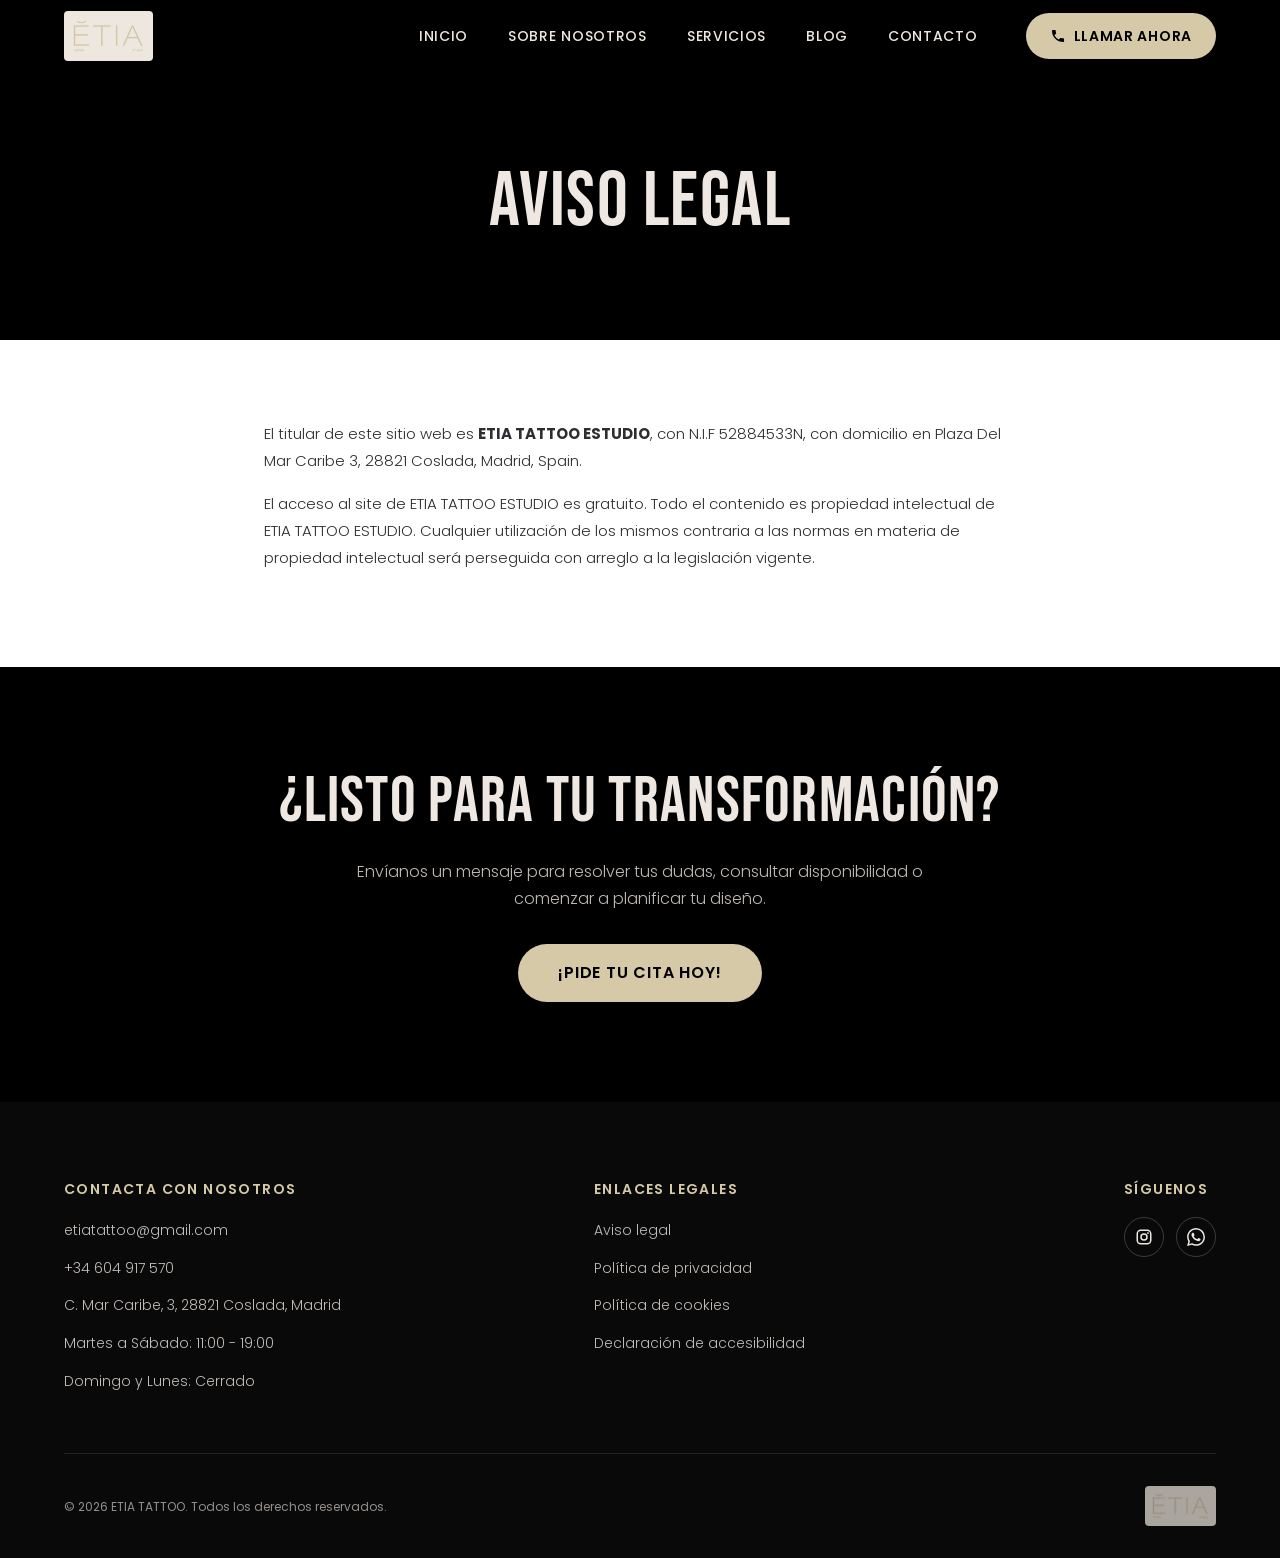
<file: aviso-legal.html>
<!DOCTYPE html>
<html lang="es">
<head>
  <meta charset="UTF-8">
  <meta name="viewport" content="width=device-width, initial-scale=1.0">
  <link rel="icon" type="image/png" sizes="32x32" href="/favicon-32x32.png">
  <link rel="icon" type="image/png" sizes="16x16" href="/favicon-16x16.png">
  <link rel="apple-touch-icon" sizes="180x180" href="/apple-touch-icon.png">
  <title>Aviso Legal | ETIA TATTOO</title>
  <meta name="description" content="Aviso legal de ETIA TATTOO ESTUDIO.">
  <link rel="canonical" href="https://www.etiatattoo.com/aviso-legal">
  <meta property="og:url" content="https://www.etiatattoo.com/aviso-legal">
  <link rel="stylesheet" href="styles.css">
</head>
<body>

  <!-- HEADER -->
  <header class="header">
    <div class="header__inner">
      <a href="/" class="header__logo">
        <img src="assets/images/logo.jpg" alt="Logo Etia Tattoo">
      </a>
      <nav class="nav">
        <ul class="nav__list">
          <li class="nav__item"><a href="/" class="nav__link">Inicio</a></li>
          <li class="nav__item"><a href="sobre-nosotros" class="nav__link">Sobre Nosotros</a></li>
          <li class="nav__item nav__item--dropdown">
            <a href="#" class="nav__link">Servicios</a>
            <div class="nav__dropdown">
              <a href="tatuajes">Tattoos</a>
              <a href="piercing">Piercing</a>
            </div>
          </li>
          <li class="nav__item"><a href="blog" class="nav__link">Blog</a></li>
          <li class="nav__item"><a href="contacto" class="nav__link">Contacto</a></li>
        </ul>
        <a href="tel:+34604917570" class="btn btn--primary">
          <svg viewBox="0 0 24 24"><path d="M6.62 10.79a15.05 15.05 0 006.59 6.59l2.2-2.2a1 1 0 011.01-.24 11.72 11.72 0 003.66.59 1 1 0 011 1v3.59a1 1 0 01-1 1A17 17 0 013 4a1 1 0 011-1h3.59a1 1 0 011 1 11.72 11.72 0 00.59 3.66 1 1 0 01-.24 1.01l-2.32 2.12z"/></svg>
          Llamar ahora
        </a>
      </nav>
      <button class="hamburger" aria-label="Abrir menú" onclick="this.classList.toggle('active'); document.querySelector('.mobile-nav').classList.toggle('active')">
        <span></span><span></span><span></span>
      </button>
    </div>
  </header>

  <!-- MOBILE NAV -->
  <div class="mobile-nav">
    <button class="mobile-nav__close" aria-label="Cerrar menú" onclick="this.parentElement.classList.remove('active'); document.querySelector('.hamburger').classList.remove('active')">&times;</button>
    <a href="/">Inicio</a>
    <a href="sobre-nosotros">Sobre Nosotros</a>
    <a href="tatuajes">Tattoos</a>
    <a href="piercing">Piercing</a>
    <a href="blog">Blog</a>
    <a href="contacto">Contacto</a>
  </div>

  <!-- PAGE HERO -->
  <section class="page-hero">
    <div class="container">
      <h1 class="page-hero__title">Aviso Legal</h1>
    </div>
  </section>

  <!-- CONTENT -->
  <div class="legal-content">
    <p>El titular de este sitio web es <strong>ETIA TATTOO ESTUDIO</strong>, con N.I.F 52884533N, con domicilio en Plaza Del Mar Caribe 3, 28821 Coslada, Madrid, Spain.</p>
    <p>El acceso al site de ETIA TATTOO ESTUDIO es gratuito. Todo el contenido es propiedad intelectual de ETIA TATTOO ESTUDIO. Cualquier utilización de los mismos contraria a las normas en materia de propiedad intelectual será perseguida con arreglo a la legislación vigente.</p>
  </div>

  <!-- CTA -->
  <section class="cta">
    <div class="container">
      <h2 class="cta__title">¿Listo para tu Transformación?</h2>
      <p class="cta__text">Envíanos un mensaje para resolver tus dudas, consultar disponibilidad o comenzar a planificar tu diseño.</p>
      <a href="tel:+34604917570" class="btn btn--primary btn--large">¡Pide tu cita hoy!</a>
    </div>
  </section>

  <!-- FOOTER -->
  <footer class="footer">
    <div class="container">
      <div class="footer__grid">
        <div>
          <h4 class="footer__heading">Contacta con nosotros</h4>
          <ul class="footer__list">
            <li><a href="mailto:etiatattoo@gmail.com">etiatattoo@gmail.com</a></li>
            <li><a href="tel:+34604917570">+34 604 917 570</a></li>
            <li><span>C. Mar Caribe, 3, 28821 Coslada, Madrid</span></li>
            <li><span>Martes a Sábado: 11:00 - 19:00</span></li>
            <li><span>Domingo y Lunes: Cerrado</span></li>
          </ul>
        </div>
        <div>
          <h4 class="footer__heading">Enlaces legales</h4>
          <ul class="footer__list">
            <li><a href="aviso-legal">Aviso legal</a></li>
            <li><a href="politica-de-privacidad">Política de privacidad</a></li>
            <li><a href="politica-de-cookies">Política de cookies</a></li>
            <li><a href="declaracion-de-accesibilidad">Declaración de accesibilidad</a></li>
          </ul>
        </div>
        <div>
          <h4 class="footer__heading">Síguenos</h4>
          <div class="footer__social">
            <a href="https://instagram.com/etia.tattoo" target="_blank" rel="noopener" aria-label="Instagram">
              <svg viewBox="0 0 24 24"><path d="M7.8 2h8.4C19.4 2 22 4.6 22 7.8v8.4a5.8 5.8 0 01-5.8 5.8H7.8C4.6 22 2 19.4 2 16.2V7.8A5.8 5.8 0 017.8 2zm-.2 2A3.6 3.6 0 004 7.6v8.8A3.6 3.6 0 007.6 20h8.8a3.6 3.6 0 003.6-3.6V7.6A3.6 3.6 0 0016.4 4H7.6zm9.65 1.5a1.25 1.25 0 110 2.5 1.25 1.25 0 010-2.5zM12 7a5 5 0 110 10 5 5 0 010-10zm0 2a3 3 0 100 6 3 3 0 000-6z"/></svg>
            </a>
            <a href="https://wa.me/34604917570" target="_blank" rel="noopener" aria-label="WhatsApp">
              <svg viewBox="0 0 24 24"><path d="M17.472 14.382c-.297-.149-1.758-.867-2.03-.967-.273-.099-.471-.148-.67.15-.197.297-.767.966-.94 1.164-.173.199-.347.223-.644.075-.297-.15-1.255-.463-2.39-1.475-.883-.788-1.48-1.761-1.653-2.059-.173-.297-.018-.458.13-.606.134-.133.298-.347.446-.52.149-.174.198-.298.298-.497.099-.198.05-.371-.025-.52-.075-.149-.669-1.612-.916-2.207-.242-.579-.487-.5-.669-.51l-.57-.01c-.198 0-.52.074-.792.372-.272.297-1.04 1.016-1.04 2.479 0 1.462 1.065 2.875 1.213 3.074.149.198 2.096 3.2 5.077 4.487.709.306 1.262.489 1.694.625.712.227 1.36.195 1.871.118.571-.085 1.758-.719 2.006-1.413.248-.694.248-1.289.173-1.413-.074-.124-.272-.198-.57-.347m-5.421 7.403h-.004a9.87 9.87 0 01-5.031-1.378l-.361-.214-3.741.982.998-3.648-.235-.374a9.86 9.86 0 01-1.51-5.26c.001-5.45 4.436-9.884 9.888-9.884 2.64 0 5.122 1.03 6.988 2.898a9.825 9.825 0 012.893 6.994c-.003 5.45-4.437 9.884-9.885 9.884m8.413-18.297A11.815 11.815 0 0012.05 0C5.495 0 .16 5.335.157 11.892c0 2.096.547 4.142 1.588 5.945L.057 24l6.305-1.654a11.882 11.882 0 005.683 1.448h.005c6.554 0 11.89-5.335 11.893-11.893a11.821 11.821 0 00-3.48-8.413z"/></svg>
            </a>
          </div>
        </div>
      </div>
      <div class="footer__bottom">
        <p class="footer__copyright">&copy; 2026 ETIA TATTOO. Todos los derechos reservados.</p>
        <div class="footer__logo">
          <img src="assets/images/logo.jpg" alt="Etia Tattoo">
        </div>
      </div>
    </div>
  </footer>

</body>
</html>
</file>
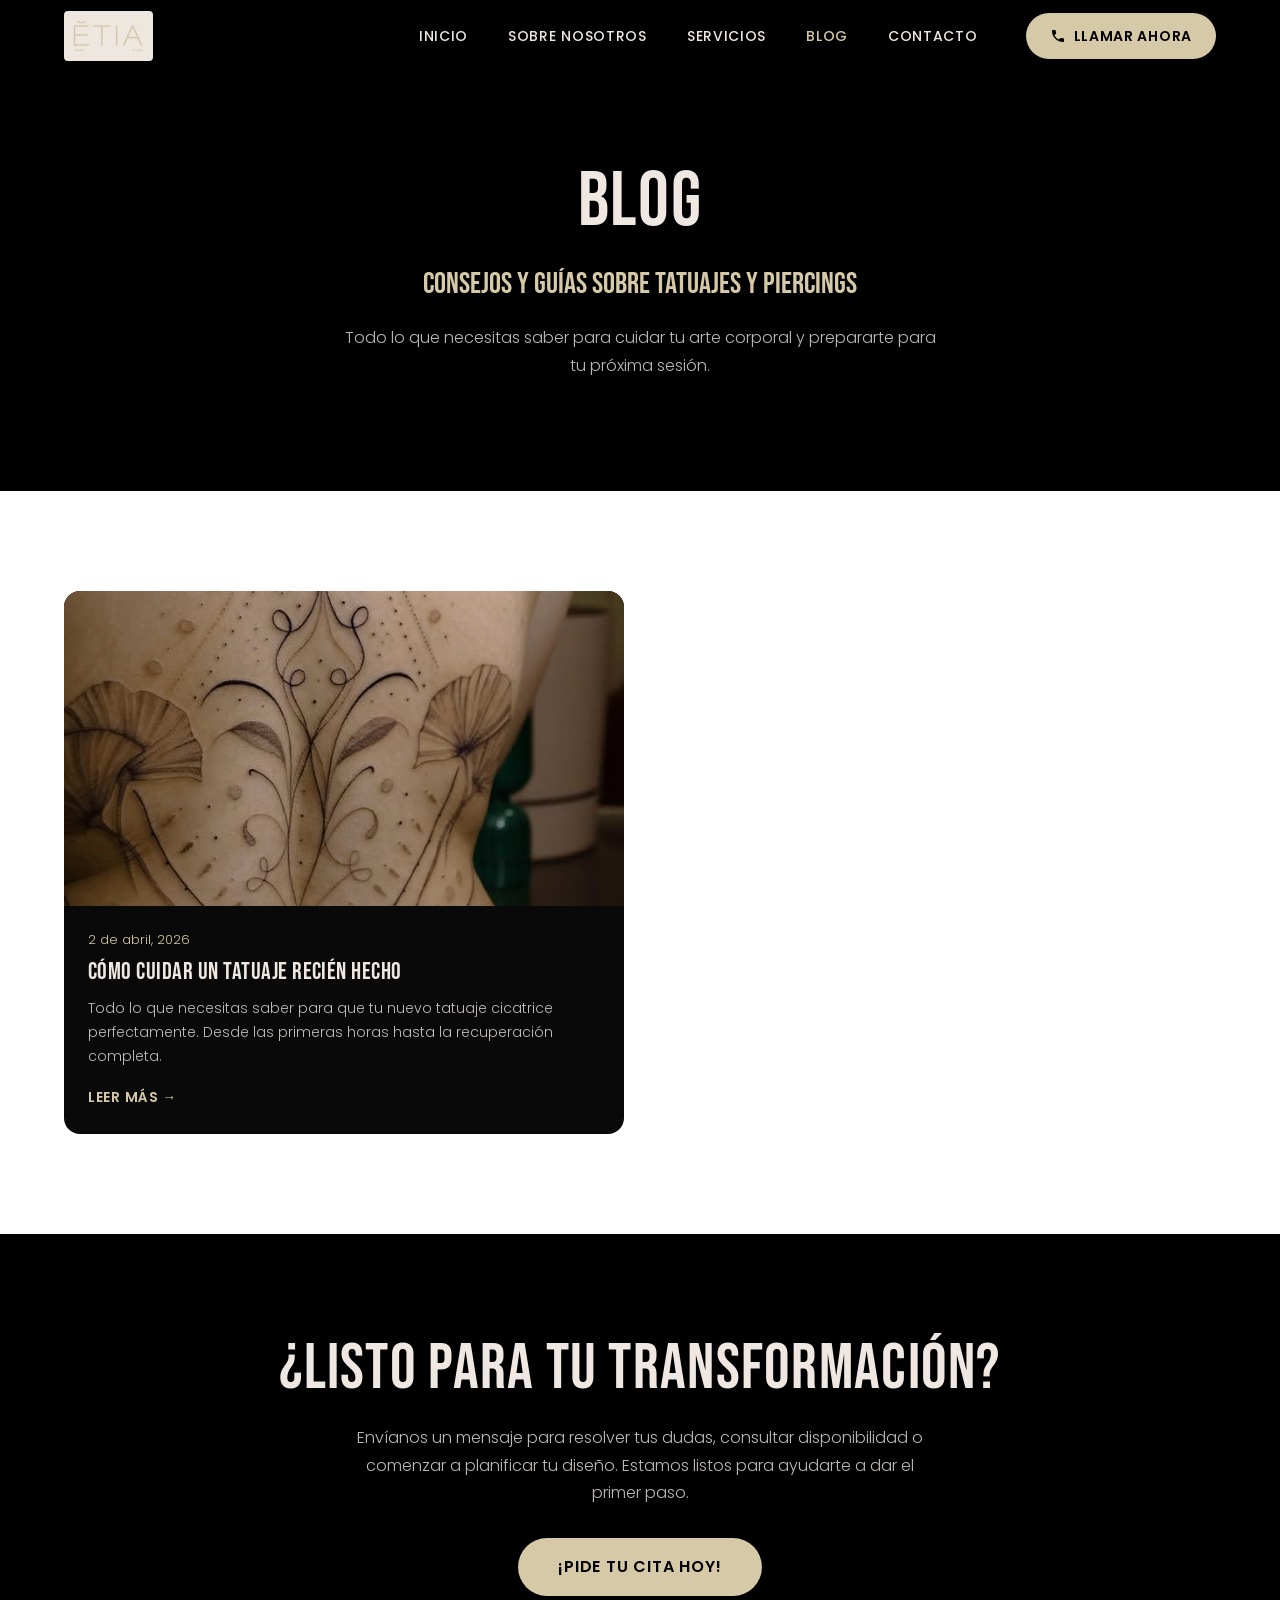
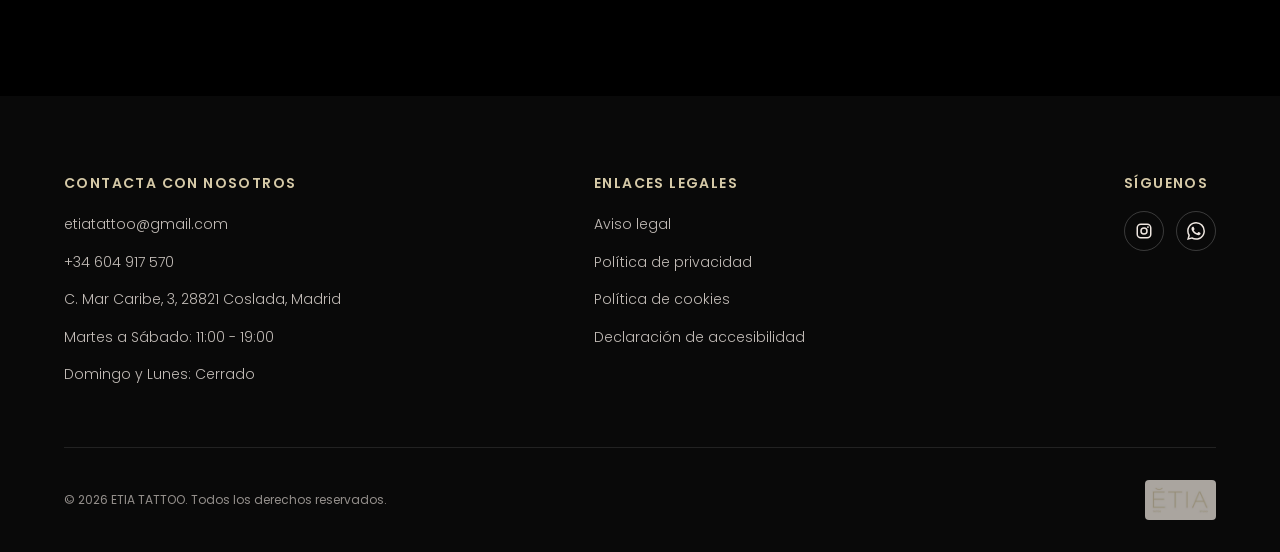
<file: blog.html>
<!DOCTYPE html>
<html lang="es">
<head>
  <meta charset="UTF-8">
  <meta name="viewport" content="width=device-width, initial-scale=1.0">
  <link rel="icon" type="image/png" sizes="32x32" href="/favicon-32x32.png">
  <link rel="icon" type="image/png" sizes="16x16" href="/favicon-16x16.png">
  <link rel="apple-touch-icon" sizes="180x180" href="/apple-touch-icon.png">
  <title>Blog de Tatuajes y Piercings en Coslada, Madrid | ETIA TATTOO</title>
  <meta name="description" content="Consejos y guías sobre tatuajes y piercings de los profesionales de ETIA TATTOO en Coslada, Madrid. Cuidados, estilos, tendencias y todo lo que necesitas saber.">
  <meta name="keywords" content="blog tatuajes Madrid, consejos tatuajes Coslada, cuidados tatuaje, blog piercing Madrid, ETIA TATTOO blog, tatuajes Coslada Madrid">
  <link rel="canonical" href="https://www.etiatattoo.com/blog">
  <meta property="og:type" content="website">
  <meta property="og:title" content="Blog de Tatuajes y Piercings en Coslada, Madrid | ETIA TATTOO">
  <meta property="og:description" content="Consejos y guías sobre tatuajes y piercings de los profesionales de ETIA TATTOO en Coslada, Madrid.">
  <meta property="og:image" content="https://www.etiatattoo.com/assets/images/og-image.jpg">
  <meta property="og:url" content="https://www.etiatattoo.com/blog">
  <link rel="stylesheet" href="styles.css">
  <script type="application/ld+json">
  {
    "@context": "https://schema.org",
    "@type": "BreadcrumbList",
    "itemListElement": [
      { "@type": "ListItem", "position": 1, "name": "Inicio", "item": "https://www.etiatattoo.com/" },
      { "@type": "ListItem", "position": 2, "name": "Blog" }
    ]
  }
  </script>
</head>
<body>

  <!-- HEADER -->
  <header class="header">
    <div class="header__inner">
      <a href="/" class="header__logo">
        <img src="assets/images/logo.jpg" alt="Logo Etia Tattoo">
      </a>
      <nav class="nav">
        <ul class="nav__list">
          <li class="nav__item"><a href="/" class="nav__link">Inicio</a></li>
          <li class="nav__item"><a href="sobre-nosotros" class="nav__link">Sobre Nosotros</a></li>
          <li class="nav__item nav__item--dropdown">
            <a href="#" class="nav__link">Servicios</a>
            <div class="nav__dropdown">
              <a href="tatuajes">Tattoos</a>
              <a href="piercing">Piercing</a>
            </div>
          </li>
          <li class="nav__item"><a href="blog" class="nav__link nav__link--active">Blog</a></li>
          <li class="nav__item"><a href="contacto" class="nav__link">Contacto</a></li>
        </ul>
        <a href="tel:+34604917570" class="btn btn--primary">
          <svg viewBox="0 0 24 24"><path d="M6.62 10.79a15.05 15.05 0 006.59 6.59l2.2-2.2a1 1 0 011.01-.24 11.72 11.72 0 003.66.59 1 1 0 011 1v3.59a1 1 0 01-1 1A17 17 0 013 4a1 1 0 011-1h3.59a1 1 0 011 1 11.72 11.72 0 00.59 3.66 1 1 0 01-.24 1.01l-2.32 2.12z"/></svg>
          Llamar ahora
        </a>
      </nav>
      <button class="hamburger" aria-label="Abrir menú" onclick="this.classList.toggle('active'); document.querySelector('.mobile-nav').classList.toggle('active')">
        <span></span><span></span><span></span>
      </button>
    </div>
  </header>

  <!-- MOBILE NAV -->
  <div class="mobile-nav">
    <button class="mobile-nav__close" aria-label="Cerrar menú" onclick="this.parentElement.classList.remove('active'); document.querySelector('.hamburger').classList.remove('active')">&times;</button>
    <a href="/" onclick="this.parentElement.classList.remove('active'); document.querySelector('.hamburger').classList.remove('active')">Inicio</a>
    <a href="sobre-nosotros" onclick="this.parentElement.classList.remove('active'); document.querySelector('.hamburger').classList.remove('active')">Sobre Nosotros</a>
    <a href="tatuajes" onclick="this.parentElement.classList.remove('active'); document.querySelector('.hamburger').classList.remove('active')">Tattoos</a>
    <a href="piercing" onclick="this.parentElement.classList.remove('active'); document.querySelector('.hamburger').classList.remove('active')">Piercing</a>
    <a href="blog" onclick="this.parentElement.classList.remove('active'); document.querySelector('.hamburger').classList.remove('active')">Blog</a>
    <a href="contacto" onclick="this.parentElement.classList.remove('active'); document.querySelector('.hamburger').classList.remove('active')">Contacto</a>
    <a href="tel:+34604917570" class="btn btn--primary" style="margin-top:16px">Llamar ahora</a>
  </div>

  <!-- PAGE HERO -->
  <section class="page-hero">
    <div class="container">
      <h1 class="page-hero__title">Blog</h1>
      <p class="page-hero__subtitle">Consejos y guías sobre tatuajes y piercings</p>
      <p class="page-hero__text">Todo lo que necesitas saber para cuidar tu arte corporal y prepararte para tu próxima sesión.</p>
    </div>
  </section>

  <!-- BLOG GRID -->
  <section class="section">
    <div class="container">
      <div class="blog-grid">
        <a href="blog/como-cuidar-un-tatuaje-recien-hecho" class="blog-card">
          <div class="blog-card__image">
            <img src="assets/images/tattoo-38.jpg" alt="Cuidados de un tatuaje recién hecho">
          </div>
          <div class="blog-card__body">
            <p class="blog-card__date"><time datetime="2026-04-02">2 de abril, 2026</time></p>
            <h3 class="blog-card__title">Cómo Cuidar un Tatuaje Recién Hecho</h3>
            <p class="blog-card__excerpt">Todo lo que necesitas saber para que tu nuevo tatuaje cicatrice perfectamente. Desde las primeras horas hasta la recuperación completa.</p>
            <span class="blog-card__link">Leer más &rarr;</span>
          </div>
        </a>
      </div>
    </div>
  </section>

  <!-- CTA -->
  <section class="cta">
    <div class="container">
      <h2 class="cta__title">¿Listo para tu Transformación?</h2>
      <p class="cta__text">Envíanos un mensaje para resolver tus dudas, consultar disponibilidad o comenzar a planificar tu diseño. Estamos listos para ayudarte a dar el primer paso.</p>
      <a href="tel:+34604917570" class="btn btn--primary btn--large">¡Pide tu cita hoy!</a>
    </div>
  </section>

  <!-- FOOTER -->
  <footer class="footer">
    <div class="container">
      <div class="footer__grid">
        <div>
          <h4 class="footer__heading">Contacta con nosotros</h4>
          <ul class="footer__list">
            <li><a href="mailto:etiatattoo@gmail.com">etiatattoo@gmail.com</a></li>
            <li><a href="tel:+34604917570">+34 604 917 570</a></li>
            <li><span>C. Mar Caribe, 3, 28821 Coslada, Madrid</span></li>
            <li><span>Martes a Sábado: 11:00 - 19:00</span></li>
            <li><span>Domingo y Lunes: Cerrado</span></li>
          </ul>
        </div>
        <div>
          <h4 class="footer__heading">Enlaces legales</h4>
          <ul class="footer__list">
            <li><a href="aviso-legal">Aviso legal</a></li>
            <li><a href="politica-de-privacidad">Política de privacidad</a></li>
            <li><a href="politica-de-cookies">Política de cookies</a></li>
            <li><a href="declaracion-de-accesibilidad">Declaración de accesibilidad</a></li>
          </ul>
        </div>
        <div>
          <h4 class="footer__heading">Síguenos</h4>
          <div class="footer__social">
            <a href="https://instagram.com/etia.tattoo" target="_blank" rel="noopener" aria-label="Instagram">
              <svg viewBox="0 0 24 24"><path d="M7.8 2h8.4C19.4 2 22 4.6 22 7.8v8.4a5.8 5.8 0 01-5.8 5.8H7.8C4.6 22 2 19.4 2 16.2V7.8A5.8 5.8 0 017.8 2zm-.2 2A3.6 3.6 0 004 7.6v8.8A3.6 3.6 0 007.6 20h8.8a3.6 3.6 0 003.6-3.6V7.6A3.6 3.6 0 0016.4 4H7.6zm9.65 1.5a1.25 1.25 0 110 2.5 1.25 1.25 0 010-2.5zM12 7a5 5 0 110 10 5 5 0 010-10zm0 2a3 3 0 100 6 3 3 0 000-6z"/></svg>
            </a>
            <a href="https://wa.me/34604917570" target="_blank" rel="noopener" aria-label="WhatsApp">
              <svg viewBox="0 0 24 24"><path d="M17.472 14.382c-.297-.149-1.758-.867-2.03-.967-.273-.099-.471-.148-.67.15-.197.297-.767.966-.94 1.164-.173.199-.347.223-.644.075-.297-.15-1.255-.463-2.39-1.475-.883-.788-1.48-1.761-1.653-2.059-.173-.297-.018-.458.13-.606.134-.133.298-.347.446-.52.149-.174.198-.298.298-.497.099-.198.05-.371-.025-.52-.075-.149-.669-1.612-.916-2.207-.242-.579-.487-.5-.669-.51l-.57-.01c-.198 0-.52.074-.792.372-.272.297-1.04 1.016-1.04 2.479 0 1.462 1.065 2.875 1.213 3.074.149.198 2.096 3.2 5.077 4.487.709.306 1.262.489 1.694.625.712.227 1.36.195 1.871.118.571-.085 1.758-.719 2.006-1.413.248-.694.248-1.289.173-1.413-.074-.124-.272-.198-.57-.347m-5.421 7.403h-.004a9.87 9.87 0 01-5.031-1.378l-.361-.214-3.741.982.998-3.648-.235-.374a9.86 9.86 0 01-1.51-5.26c.001-5.45 4.436-9.884 9.888-9.884 2.64 0 5.122 1.03 6.988 2.898a9.825 9.825 0 012.893 6.994c-.003 5.45-4.437 9.884-9.885 9.884m8.413-18.297A11.815 11.815 0 0012.05 0C5.495 0 .16 5.335.157 11.892c0 2.096.547 4.142 1.588 5.945L.057 24l6.305-1.654a11.882 11.882 0 005.683 1.448h.005c6.554 0 11.89-5.335 11.893-11.893a11.821 11.821 0 00-3.48-8.413z"/></svg>
            </a>
          </div>
        </div>
      </div>
      <div class="footer__bottom">
        <p class="footer__copyright">&copy; 2026 ETIA TATTOO. Todos los derechos reservados.</p>
        <div class="footer__logo">
          <img src="assets/images/logo.jpg" alt="Etia Tattoo">
        </div>
      </div>
    </div>
  </footer>

</body>
</html>
</file>
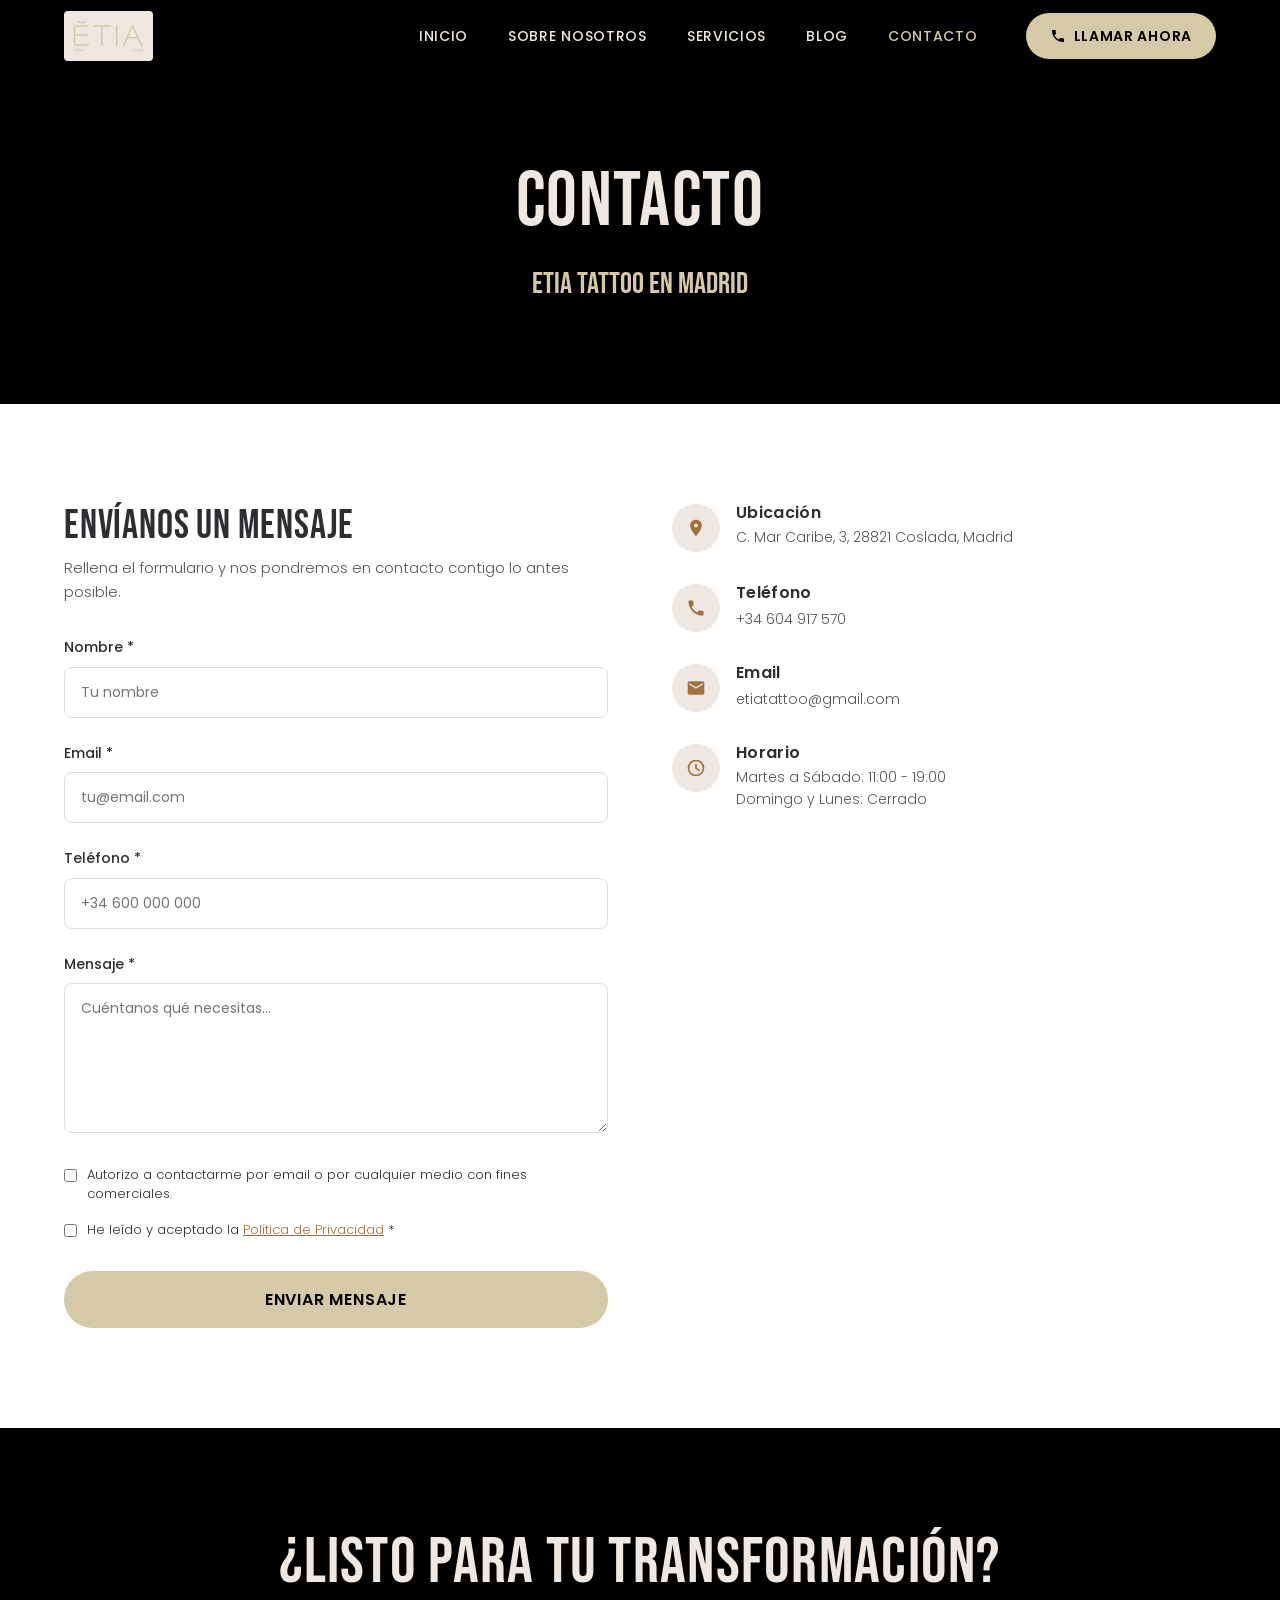
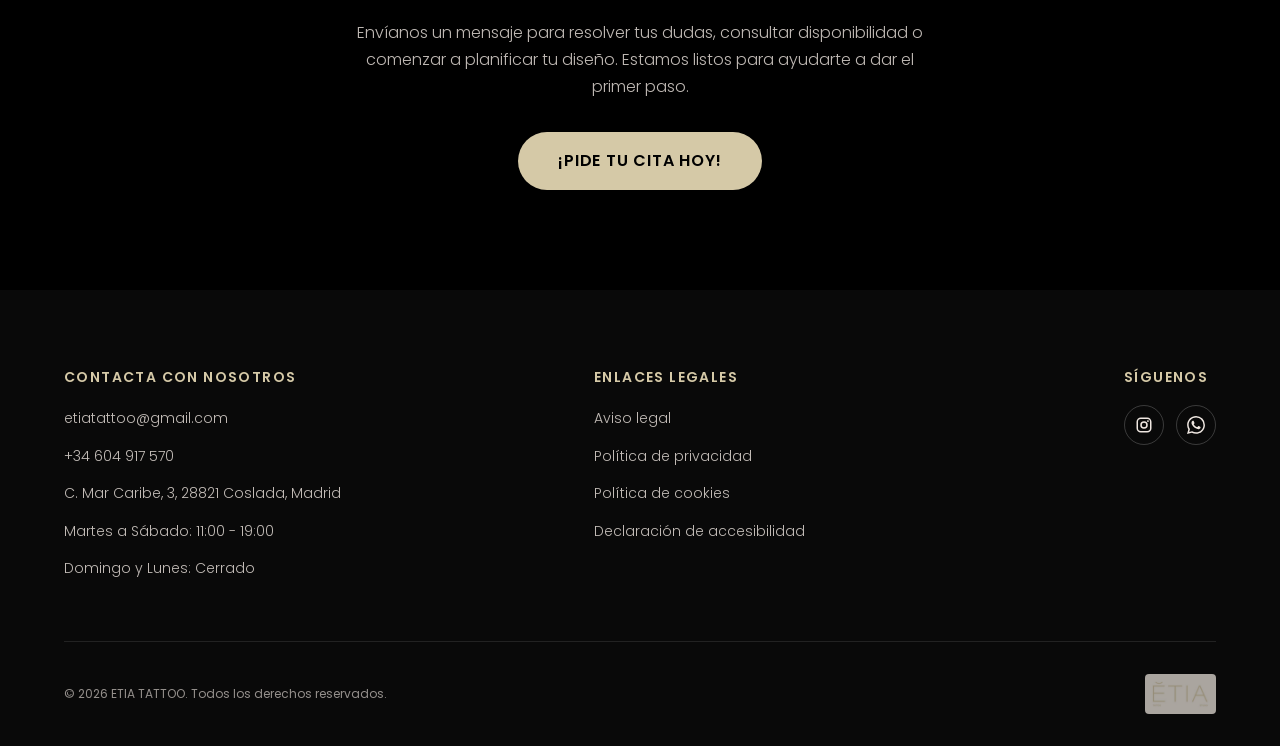
<file: contacto.html>
<!DOCTYPE html>
<html lang="es">
<head>
  <meta charset="UTF-8">
  <meta name="viewport" content="width=device-width, initial-scale=1.0">
  <link rel="icon" type="image/png" sizes="32x32" href="/favicon-32x32.png">
  <link rel="icon" type="image/png" sizes="16x16" href="/favicon-16x16.png">
  <link rel="apple-touch-icon" sizes="180x180" href="/apple-touch-icon.png">
  <title>Contacto ETIA TATTOO: Tatuajes y Piercings en Madrid</title>
  <meta name="description" content="Contacta con ETIA TATTOO en Coslada, Madrid. Pide tu cita para tatuajes personalizados y piercings seguros por teléfono, email o visitando nuestro estudio.">
  <link rel="canonical" href="https://www.etiatattoo.com/contacto">
  <meta property="og:url" content="https://www.etiatattoo.com/contacto">
  <link rel="stylesheet" href="styles.css">
  <script type="application/ld+json">
  {
    "@context": "https://schema.org",
    "@graph": [
      {
        "@type": [
          "TattooParlor",
          "HealthAndBeautyBusiness"
        ],
        "@id": "https://www.etiatattoo.com/#business",
        "name": "ETIA TATTOO",
        "alternateName": "Étia Tattoo Studio",
        "description": "Estudio de tatuajes y piercings en Coslada, Madrid. Diseños personalizados y perforaciones seguras con artistas expertos.",
        "url": "https://www.etiatattoo.com/",
        "telephone": "+34604917570",
        "email": "etiatattoo@gmail.com",
        "image": [
          "https://www.etiatattoo.com/assets/images/og-image.jpg",
          "https://www.etiatattoo.com/assets/images/hero-bg.jpeg",
          "https://www.etiatattoo.com/assets/images/about-hero.jpeg",
          "https://www.etiatattoo.com/assets/images/tattoo-japones-dragon-koi-manga.jpg",
          "https://www.etiatattoo.com/assets/images/tattoo-realismo-ciudad-llamas-manga.jpg",
          "https://www.etiatattoo.com/assets/images/piercing-daith-industrial-oreja.jpg"
        ],
        "logo": "https://www.etiatattoo.com/assets/images/logo.jpg",
        "address": {
          "@type": "PostalAddress",
          "streetAddress": "C. Mar Caribe, 3",
          "addressLocality": "Coslada",
          "addressRegion": "Madrid",
          "postalCode": "28821",
          "addressCountry": "ES"
        },
        "geo": {
          "@type": "GeoCoordinates",
          "latitude": 40.420201,
          "longitude": -3.567447
        },
        "hasMap": "https://www.google.com/maps/place//data=!4m2!3m1!1s0xd4231385b64e3cd:0x9024bbc218f93c71",
        "openingHoursSpecification": [
          {
            "@type": "OpeningHoursSpecification",
            "dayOfWeek": [
              "Tuesday",
              "Wednesday",
              "Thursday",
              "Friday",
              "Saturday"
            ],
            "opens": "11:00",
            "closes": "19:00"
          }
        ],
        "priceRange": "€€",
        "currenciesAccepted": "EUR",
        "paymentAccepted": "Efectivo, Visa, Mastercard",
        "areaServed": [
          {
            "@type": "City",
            "name": "Coslada"
          },
          {
            "@type": "AdministrativeArea",
            "name": "Comunidad de Madrid"
          }
        ],
        "sameAs": [
          "https://www.instagram.com/etia.tattoo/",
          "https://www.facebook.com/etiatattoostudio",
          "https://share.google/oQRJ9rtpurPC3WhXD"
        ],
        "knowsLanguage": [
          "es"
        ],
        "hasOfferCatalog": {
          "@type": "OfferCatalog",
          "name": "Servicios de ETIA TATTOO",
          "itemListElement": [
            {
              "@type": "Offer",
              "itemOffered": {
                "@type": "Service",
                "name": "Tatuajes personalizados",
                "serviceType": "Tatuaje",
                "description": "Tatuajes a medida en estilos fine line, floral, realismo, neotradicional, old school, new school, dotwork, blackwork, sketch, japonés y watercolor.",
                "url": "https://www.etiatattoo.com/tatuajes"
              }
            },
            {
              "@type": "Offer",
              "itemOffered": {
                "@type": "Service",
                "name": "Piercings y perforaciones",
                "serviceType": "Piercing",
                "description": "Perforaciones seguras: helix, tragus, daith, lóbulo, ombligo, nariz y otras, con joyería de titanio de grado implante.",
                "url": "https://www.etiatattoo.com/piercing"
              }
            }
          ]
        }
      },
      {
        "@type": "ContactPage",
        "url": "https://www.etiatattoo.com/contacto",
        "name": "Contacto ETIA TATTOO",
        "about": {
          "@id": "https://www.etiatattoo.com/#business"
        },
        "isPartOf": {
          "@id": "https://www.etiatattoo.com/#website"
        }
      },
      {
        "@type": "BreadcrumbList",
        "itemListElement": [
          {
            "@type": "ListItem",
            "position": 1,
            "name": "Inicio",
            "item": "https://www.etiatattoo.com/"
          },
          {
            "@type": "ListItem",
            "position": 2,
            "name": "Contacto"
          }
        ]
      }
    ]
  }
  </script>
</head>
<body>

  <!-- HEADER -->
  <header class="header">
    <div class="header__inner">
      <a href="/" class="header__logo">
        <img src="assets/images/logo.jpg" alt="Logo Etia Tattoo">
      </a>
      <nav class="nav">
        <ul class="nav__list">
          <li class="nav__item"><a href="/" class="nav__link">Inicio</a></li>
          <li class="nav__item"><a href="sobre-nosotros" class="nav__link">Sobre Nosotros</a></li>
          <li class="nav__item nav__item--dropdown">
            <a href="#" class="nav__link">Servicios</a>
            <div class="nav__dropdown">
              <a href="tatuajes">Tattoos</a>
              <a href="piercing">Piercing</a>
            </div>
          </li>
          <li class="nav__item"><a href="blog" class="nav__link">Blog</a></li>
          <li class="nav__item"><a href="contacto" class="nav__link nav__link--active">Contacto</a></li>
        </ul>
        <a href="tel:+34604917570" class="btn btn--primary">
          <svg viewBox="0 0 24 24"><path d="M6.62 10.79a15.05 15.05 0 006.59 6.59l2.2-2.2a1 1 0 011.01-.24 11.72 11.72 0 003.66.59 1 1 0 011 1v3.59a1 1 0 01-1 1A17 17 0 013 4a1 1 0 011-1h3.59a1 1 0 011 1 11.72 11.72 0 00.59 3.66 1 1 0 01-.24 1.01l-2.32 2.12z"/></svg>
          Llamar ahora
        </a>
      </nav>
      <button class="hamburger" aria-label="Abrir menú" onclick="this.classList.toggle('active'); document.querySelector('.mobile-nav').classList.toggle('active')">
        <span></span><span></span><span></span>
      </button>
    </div>
  </header>

  <!-- MOBILE NAV -->
  <div class="mobile-nav">
    <button class="mobile-nav__close" aria-label="Cerrar menú" onclick="this.parentElement.classList.remove('active'); document.querySelector('.hamburger').classList.remove('active')">&times;</button>
    <a href="/">Inicio</a>
    <a href="sobre-nosotros">Sobre Nosotros</a>
    <a href="tatuajes">Tattoos</a>
    <a href="piercing">Piercing</a>
    <a href="blog">Blog</a>
    <a href="contacto">Contacto</a>
    <a href="tel:+34604917570" class="btn btn--primary" style="margin-top:16px">Llamar ahora</a>
  </div>

  <!-- PAGE HERO -->
  <section class="page-hero">
    <div class="container">
      <h1 class="page-hero__title">Contacto</h1>
      <p class="page-hero__subtitle">ETIA TATTOO en Madrid</p>
    </div>
  </section>

  <!-- CONTACT SECTION -->
  <section class="section">
    <div class="container">
      <div class="contact-grid">

        <!-- FORM -->
        <div>
          <h2 style="font-size:clamp(28px,4vw,40px); text-transform:uppercase; margin-bottom:8px;">Envíanos un mensaje</h2>
          <p style="font-size:15px; font-weight:300; margin-bottom:32px; opacity:0.8;">Rellena el formulario y nos pondremos en contacto contigo lo antes posible.</p>
          <form action="https://api.web3forms.com/submit" method="POST">
            <input type="hidden" name="access_key" value="4cedfc20-67be-4567-be4a-eac76c05f146">
            <input type="hidden" name="subject" value="Nuevo mensaje desde ETIA TATTOO web">
            <input type="hidden" name="redirect" value="https://etiatattoo.com/gracias">
            <input type="checkbox" name="botcheck" style="display:none">
            <div class="form-group">
              <label for="nombre">Nombre *</label>
              <input type="text" id="nombre" name="nombre" required placeholder="Tu nombre">
            </div>
            <div class="form-group">
              <label for="email">Email *</label>
              <input type="email" id="email" name="email" required placeholder="tu@email.com">
            </div>
            <div class="form-group">
              <label for="telefono">Teléfono *</label>
              <input type="tel" id="telefono" name="telefono" required placeholder="+34 600 000 000" pattern="[0-9+\s()\-]{7,}" inputmode="tel">
            </div>
            <div class="form-group">
              <label for="mensaje">Mensaje *</label>
              <textarea id="mensaje" name="mensaje" required placeholder="Cuéntanos qué necesitas..."></textarea>
            </div>
            <div class="form-checkbox">
              <input type="checkbox" id="comercial" name="comercial">
              <label for="comercial">Autorizo a contactarme por email o por cualquier medio con fines comerciales.</label>
            </div>
            <div class="form-checkbox">
              <input type="checkbox" id="privacidad" name="privacidad" required>
              <label for="privacidad">He leído y aceptado la <a href="politica-de-privacidad">Política de Privacidad</a> *</label>
            </div>
            <button type="submit" class="btn btn--primary btn--large" style="margin-top:16px; width:100%; justify-content:center;">Enviar mensaje</button>
          </form>
        </div>

        <!-- INFO + MAP -->
        <div>
          <div class="contact-info">
            <div class="contact-info__item">
              <div class="contact-info__icon">
                <svg viewBox="0 0 24 24"><path d="M12 2C8.13 2 5 5.13 5 9c0 5.25 7 13 7 13s7-7.75 7-13c0-3.87-3.13-7-7-7zm0 9.5a2.5 2.5 0 010-5 2.5 2.5 0 010 5z"/></svg>
              </div>
              <div class="contact-info__text">
                <h4>Ubicación</h4>
                <p>C. Mar Caribe, 3, 28821 Coslada, Madrid</p>
              </div>
            </div>
            <div class="contact-info__item">
              <div class="contact-info__icon">
                <svg viewBox="0 0 24 24"><path d="M6.62 10.79a15.05 15.05 0 006.59 6.59l2.2-2.2a1 1 0 011.01-.24 11.72 11.72 0 003.66.59 1 1 0 011 1v3.59a1 1 0 01-1 1A17 17 0 013 4a1 1 0 011-1h3.59a1 1 0 011 1 11.72 11.72 0 00.59 3.66 1 1 0 01-.24 1.01l-2.32 2.12z"/></svg>
              </div>
              <div class="contact-info__text">
                <h4>Teléfono</h4>
                <a href="tel:+34604917570">+34 604 917 570</a>
              </div>
            </div>
            <div class="contact-info__item">
              <div class="contact-info__icon">
                <svg viewBox="0 0 24 24"><path d="M20 4H4c-1.1 0-2 .9-2 2v12c0 1.1.9 2 2 2h16c1.1 0 2-.9 2-2V6c0-1.1-.9-2-2-2zm0 4l-8 5-8-5V6l8 5 8-5v2z"/></svg>
              </div>
              <div class="contact-info__text">
                <h4>Email</h4>
                <a href="mailto:etiatattoo@gmail.com">etiatattoo@gmail.com</a>
              </div>
            </div>
            <div class="contact-info__item">
              <div class="contact-info__icon">
                <svg viewBox="0 0 24 24"><path d="M12 2a10 10 0 100 20 10 10 0 000-20zm0 18a8 8 0 110-16 8 8 0 010 16zm1-13h-2v6l5 3 1-1.73-4-2.37V7z"/></svg>
              </div>
              <div class="contact-info__text">
                <h4>Horario</h4>
                <p>Martes a Sábado: 11:00 - 19:00<br>Domingo y Lunes: Cerrado</p>
              </div>
            </div>
          </div>

          <div class="map-container">
            <iframe
              src="https://www.google.com/maps?q=C.+Mar+Caribe,+3,+28821+Coslada,+Madrid&amp;output=embed"
              allowfullscreen=""
              loading="lazy"
              referrerpolicy="no-referrer-when-downgrade"
              title="Mapa de ubicación de ETIA TATTOO">
            </iframe>
          </div>
        </div>

      </div>
    </div>
  </section>

  <!-- CTA -->
  <section class="cta">
    <div class="container">
      <h2 class="cta__title">¿Listo para tu Transformación?</h2>
      <p class="cta__text">Envíanos un mensaje para resolver tus dudas, consultar disponibilidad o comenzar a planificar tu diseño. Estamos listos para ayudarte a dar el primer paso.</p>
      <a href="tel:+34604917570" class="btn btn--primary btn--large">¡Pide tu cita hoy!</a>
    </div>
  </section>

  <!-- FOOTER -->
  <footer class="footer">
    <div class="container">
      <div class="footer__grid">
        <div>
          <h4 class="footer__heading">Contacta con nosotros</h4>
          <ul class="footer__list">
            <li><a href="mailto:etiatattoo@gmail.com">etiatattoo@gmail.com</a></li>
            <li><a href="tel:+34604917570">+34 604 917 570</a></li>
            <li><span>C. Mar Caribe, 3, 28821 Coslada, Madrid</span></li>
            <li><span>Martes a Sábado: 11:00 - 19:00</span></li>
            <li><span>Domingo y Lunes: Cerrado</span></li>
          </ul>
        </div>
        <div>
          <h4 class="footer__heading">Enlaces legales</h4>
          <ul class="footer__list">
            <li><a href="aviso-legal">Aviso legal</a></li>
            <li><a href="politica-de-privacidad">Política de privacidad</a></li>
            <li><a href="politica-de-cookies">Política de cookies</a></li>
            <li><a href="declaracion-de-accesibilidad">Declaración de accesibilidad</a></li>
          </ul>
        </div>
        <div>
          <h4 class="footer__heading">Síguenos</h4>
          <div class="footer__social">
            <a href="https://instagram.com/etia.tattoo" target="_blank" rel="noopener" aria-label="Instagram">
              <svg viewBox="0 0 24 24"><path d="M7.8 2h8.4C19.4 2 22 4.6 22 7.8v8.4a5.8 5.8 0 01-5.8 5.8H7.8C4.6 22 2 19.4 2 16.2V7.8A5.8 5.8 0 017.8 2zm-.2 2A3.6 3.6 0 004 7.6v8.8A3.6 3.6 0 007.6 20h8.8a3.6 3.6 0 003.6-3.6V7.6A3.6 3.6 0 0016.4 4H7.6zm9.65 1.5a1.25 1.25 0 110 2.5 1.25 1.25 0 010-2.5zM12 7a5 5 0 110 10 5 5 0 010-10zm0 2a3 3 0 100 6 3 3 0 000-6z"/></svg>
            </a>
            <a href="https://wa.me/34604917570" target="_blank" rel="noopener" aria-label="WhatsApp">
              <svg viewBox="0 0 24 24"><path d="M17.472 14.382c-.297-.149-1.758-.867-2.03-.967-.273-.099-.471-.148-.67.15-.197.297-.767.966-.94 1.164-.173.199-.347.223-.644.075-.297-.15-1.255-.463-2.39-1.475-.883-.788-1.48-1.761-1.653-2.059-.173-.297-.018-.458.13-.606.134-.133.298-.347.446-.52.149-.174.198-.298.298-.497.099-.198.05-.371-.025-.52-.075-.149-.669-1.612-.916-2.207-.242-.579-.487-.5-.669-.51l-.57-.01c-.198 0-.52.074-.792.372-.272.297-1.04 1.016-1.04 2.479 0 1.462 1.065 2.875 1.213 3.074.149.198 2.096 3.2 5.077 4.487.709.306 1.262.489 1.694.625.712.227 1.36.195 1.871.118.571-.085 1.758-.719 2.006-1.413.248-.694.248-1.289.173-1.413-.074-.124-.272-.198-.57-.347m-5.421 7.403h-.004a9.87 9.87 0 01-5.031-1.378l-.361-.214-3.741.982.998-3.648-.235-.374a9.86 9.86 0 01-1.51-5.26c.001-5.45 4.436-9.884 9.888-9.884 2.64 0 5.122 1.03 6.988 2.898a9.825 9.825 0 012.893 6.994c-.003 5.45-4.437 9.884-9.885 9.884m8.413-18.297A11.815 11.815 0 0012.05 0C5.495 0 .16 5.335.157 11.892c0 2.096.547 4.142 1.588 5.945L.057 24l6.305-1.654a11.882 11.882 0 005.683 1.448h.005c6.554 0 11.89-5.335 11.893-11.893a11.821 11.821 0 00-3.48-8.413z"/></svg>
            </a>
          </div>
        </div>
      </div>
      <div class="footer__bottom">
        <p class="footer__copyright">&copy; 2026 ETIA TATTOO. Todos los derechos reservados.</p>
        <div class="footer__logo">
          <img src="assets/images/logo.jpg" alt="Etia Tattoo">
        </div>
      </div>
    </div>
  </footer>

</body>
</html>
</file>
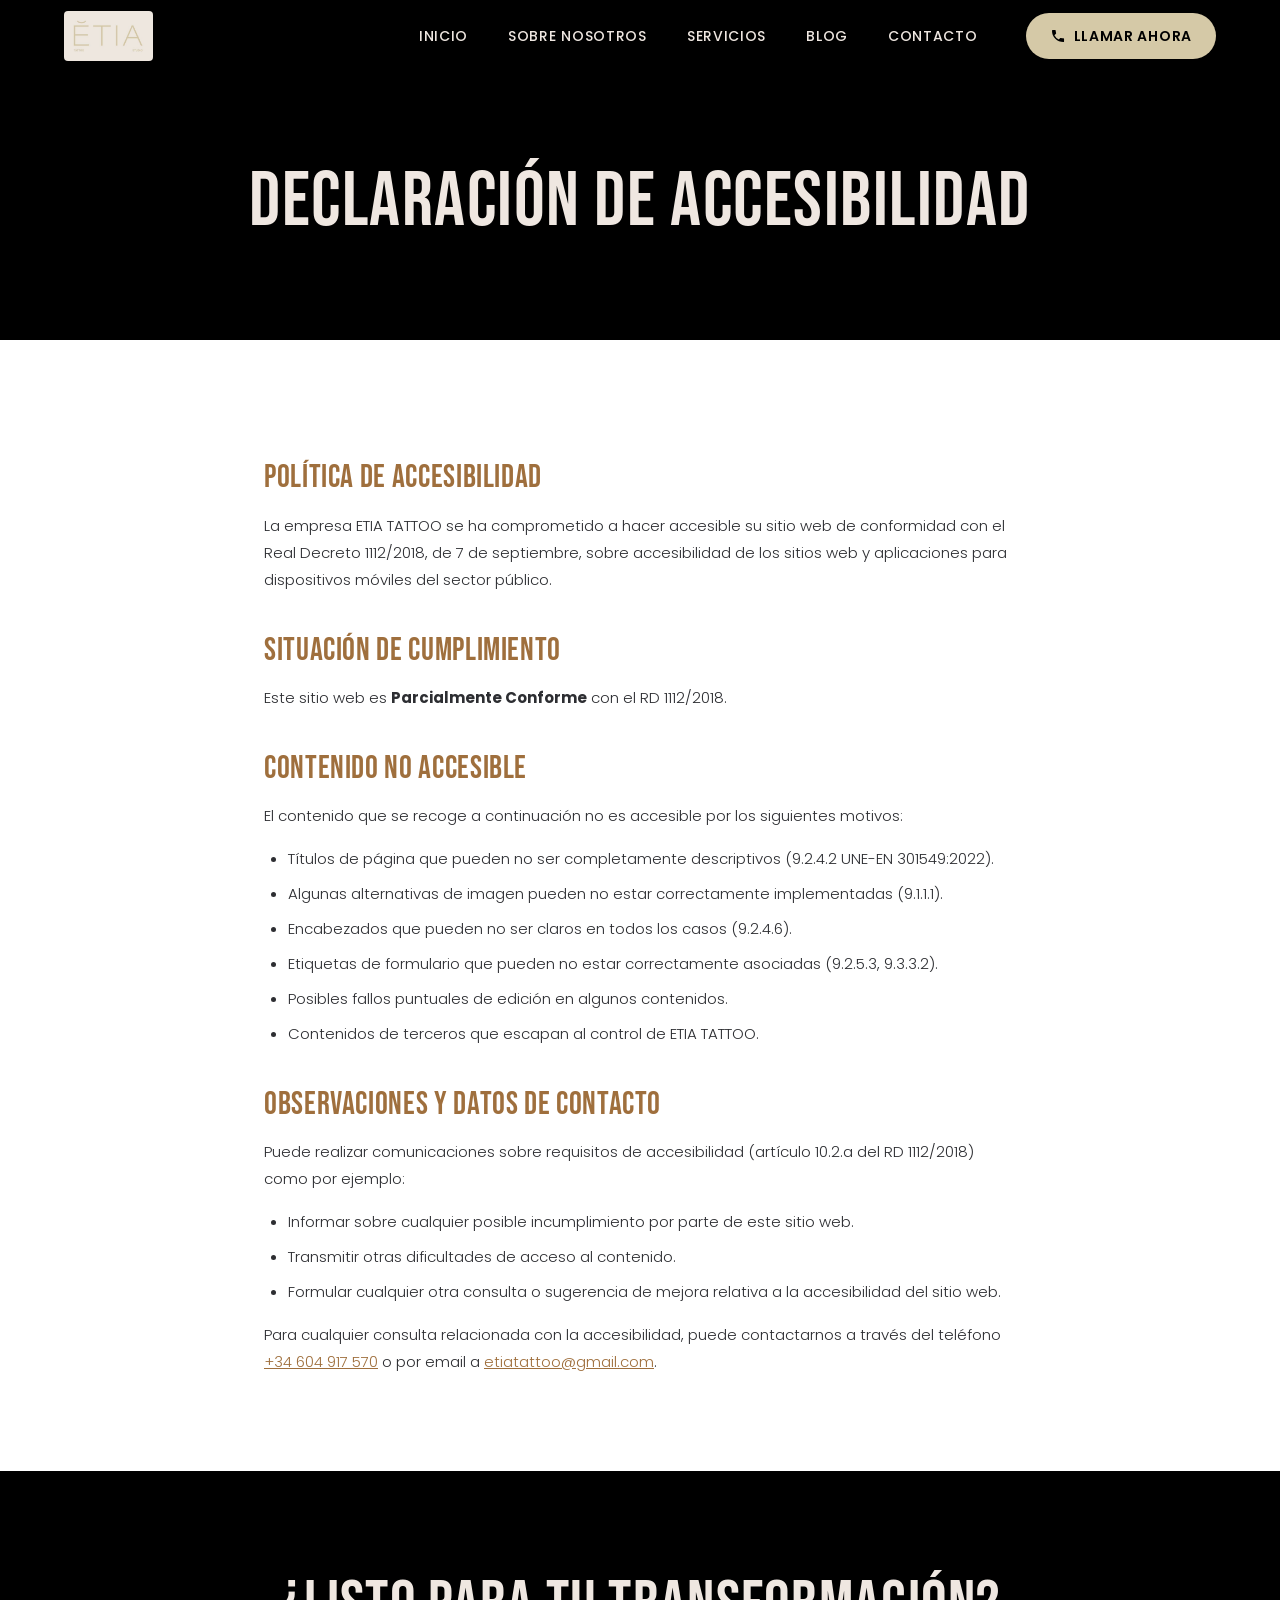
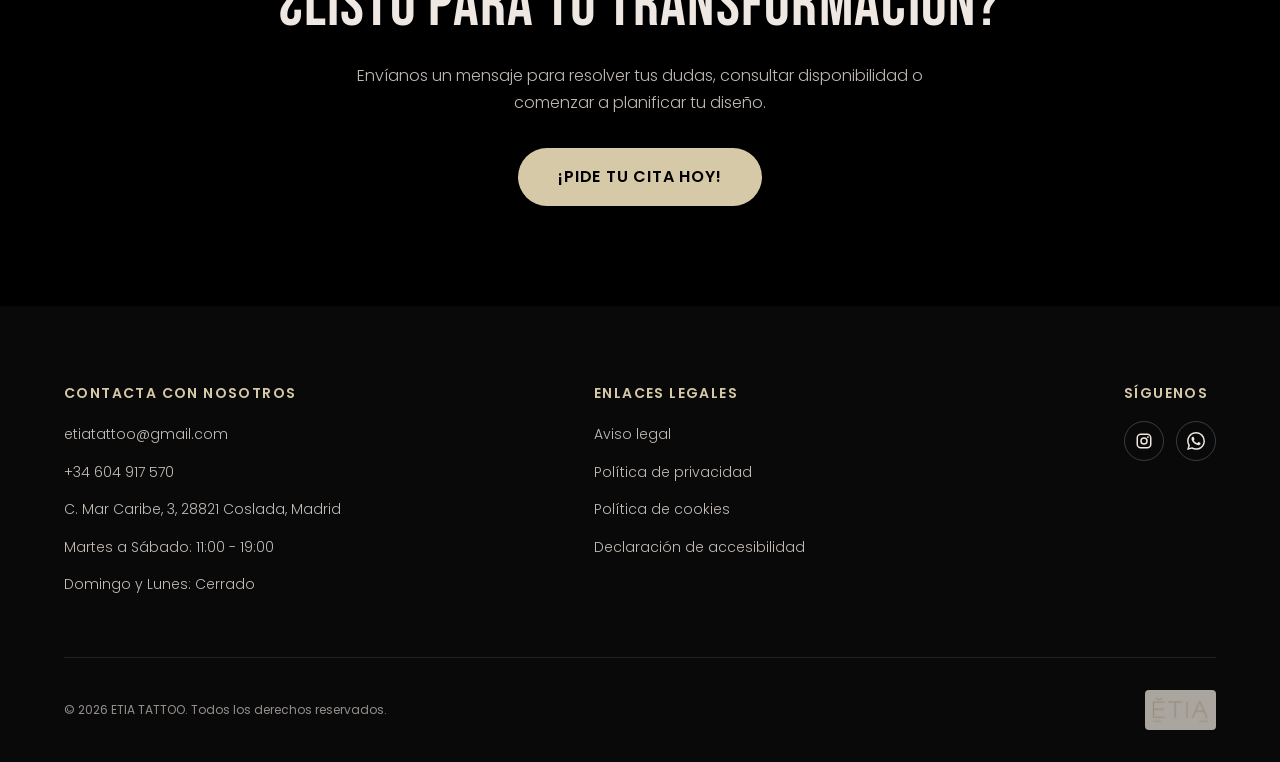
<file: declaracion-de-accesibilidad.html>
<!DOCTYPE html>
<html lang="es">
<head>
  <meta charset="UTF-8">
  <meta name="viewport" content="width=device-width, initial-scale=1.0">
  <link rel="icon" type="image/png" sizes="32x32" href="/favicon-32x32.png">
  <link rel="icon" type="image/png" sizes="16x16" href="/favicon-16x16.png">
  <link rel="apple-touch-icon" sizes="180x180" href="/apple-touch-icon.png">
  <title>Accesibilidad Web | ETIA TATTOO | Madrid</title>
  <meta name="description" content="Conoce el compromiso de ETIA TATTOO con la accesibilidad web según el Real Decreto 1112/2018.">
  <link rel="canonical" href="https://www.etiatattoo.com/declaracion-de-accesibilidad">
  <meta property="og:url" content="https://www.etiatattoo.com/declaracion-de-accesibilidad">
  <link rel="stylesheet" href="styles.css">
</head>
<body>

  <!-- HEADER -->
  <header class="header">
    <div class="header__inner">
      <a href="/" class="header__logo">
        <img src="assets/images/logo.jpg" alt="Logo Etia Tattoo">
      </a>
      <nav class="nav">
        <ul class="nav__list">
          <li class="nav__item"><a href="/" class="nav__link">Inicio</a></li>
          <li class="nav__item"><a href="sobre-nosotros" class="nav__link">Sobre Nosotros</a></li>
          <li class="nav__item nav__item--dropdown">
            <a href="#" class="nav__link">Servicios</a>
            <div class="nav__dropdown">
              <a href="tatuajes">Tattoos</a>
              <a href="piercing">Piercing</a>
            </div>
          </li>
          <li class="nav__item"><a href="blog" class="nav__link">Blog</a></li>
          <li class="nav__item"><a href="contacto" class="nav__link">Contacto</a></li>
        </ul>
        <a href="tel:+34604917570" class="btn btn--primary">
          <svg viewBox="0 0 24 24"><path d="M6.62 10.79a15.05 15.05 0 006.59 6.59l2.2-2.2a1 1 0 011.01-.24 11.72 11.72 0 003.66.59 1 1 0 011 1v3.59a1 1 0 01-1 1A17 17 0 013 4a1 1 0 011-1h3.59a1 1 0 011 1 11.72 11.72 0 00.59 3.66 1 1 0 01-.24 1.01l-2.32 2.12z"/></svg>
          Llamar ahora
        </a>
      </nav>
      <button class="hamburger" aria-label="Abrir menú" onclick="this.classList.toggle('active'); document.querySelector('.mobile-nav').classList.toggle('active')">
        <span></span><span></span><span></span>
      </button>
    </div>
  </header>

  <!-- MOBILE NAV -->
  <div class="mobile-nav">
    <button class="mobile-nav__close" aria-label="Cerrar menú" onclick="this.parentElement.classList.remove('active'); document.querySelector('.hamburger').classList.remove('active')">&times;</button>
    <a href="/">Inicio</a>
    <a href="sobre-nosotros">Sobre Nosotros</a>
    <a href="tatuajes">Tattoos</a>
    <a href="piercing">Piercing</a>
    <a href="blog">Blog</a>
    <a href="contacto">Contacto</a>
  </div>

  <!-- PAGE HERO -->
  <section class="page-hero">
    <div class="container">
      <h1 class="page-hero__title">Declaración de Accesibilidad</h1>
    </div>
  </section>

  <!-- CONTENT -->
  <div class="legal-content">
    <h2>Política de Accesibilidad</h2>
    <p>La empresa ETIA TATTOO se ha comprometido a hacer accesible su sitio web de conformidad con el Real Decreto 1112/2018, de 7 de septiembre, sobre accesibilidad de los sitios web y aplicaciones para dispositivos móviles del sector público.</p>

    <h2>Situación de Cumplimiento</h2>
    <p>Este sitio web es <strong>Parcialmente Conforme</strong> con el RD 1112/2018.</p>

    <h2>Contenido No Accesible</h2>
    <p>El contenido que se recoge a continuación no es accesible por los siguientes motivos:</p>
    <ul>
      <li>Títulos de página que pueden no ser completamente descriptivos (9.2.4.2 UNE-EN 301549:2022).</li>
      <li>Algunas alternativas de imagen pueden no estar correctamente implementadas (9.1.1.1).</li>
      <li>Encabezados que pueden no ser claros en todos los casos (9.2.4.6).</li>
      <li>Etiquetas de formulario que pueden no estar correctamente asociadas (9.2.5.3, 9.3.3.2).</li>
      <li>Posibles fallos puntuales de edición en algunos contenidos.</li>
      <li>Contenidos de terceros que escapan al control de ETIA TATTOO.</li>
    </ul>

    <h2>Observaciones y Datos de Contacto</h2>
    <p>Puede realizar comunicaciones sobre requisitos de accesibilidad (artículo 10.2.a del RD 1112/2018) como por ejemplo:</p>
    <ul>
      <li>Informar sobre cualquier posible incumplimiento por parte de este sitio web.</li>
      <li>Transmitir otras dificultades de acceso al contenido.</li>
      <li>Formular cualquier otra consulta o sugerencia de mejora relativa a la accesibilidad del sitio web.</li>
    </ul>
    <p>Para cualquier consulta relacionada con la accesibilidad, puede contactarnos a través del teléfono <a href="tel:+34604917570">+34 604 917 570</a> o por email a <a href="mailto:etiatattoo@gmail.com">etiatattoo@gmail.com</a>.</p>
  </div>

  <!-- CTA -->
  <section class="cta">
    <div class="container">
      <h2 class="cta__title">¿Listo para tu Transformación?</h2>
      <p class="cta__text">Envíanos un mensaje para resolver tus dudas, consultar disponibilidad o comenzar a planificar tu diseño.</p>
      <a href="tel:+34604917570" class="btn btn--primary btn--large">¡Pide tu cita hoy!</a>
    </div>
  </section>

  <!-- FOOTER -->
  <footer class="footer">
    <div class="container">
      <div class="footer__grid">
        <div>
          <h4 class="footer__heading">Contacta con nosotros</h4>
          <ul class="footer__list">
            <li><a href="mailto:etiatattoo@gmail.com">etiatattoo@gmail.com</a></li>
            <li><a href="tel:+34604917570">+34 604 917 570</a></li>
            <li><span>C. Mar Caribe, 3, 28821 Coslada, Madrid</span></li>
            <li><span>Martes a Sábado: 11:00 - 19:00</span></li>
            <li><span>Domingo y Lunes: Cerrado</span></li>
          </ul>
        </div>
        <div>
          <h4 class="footer__heading">Enlaces legales</h4>
          <ul class="footer__list">
            <li><a href="aviso-legal">Aviso legal</a></li>
            <li><a href="politica-de-privacidad">Política de privacidad</a></li>
            <li><a href="politica-de-cookies">Política de cookies</a></li>
            <li><a href="declaracion-de-accesibilidad">Declaración de accesibilidad</a></li>
          </ul>
        </div>
        <div>
          <h4 class="footer__heading">Síguenos</h4>
          <div class="footer__social">
            <a href="https://instagram.com/etia.tattoo" target="_blank" rel="noopener" aria-label="Instagram">
              <svg viewBox="0 0 24 24"><path d="M7.8 2h8.4C19.4 2 22 4.6 22 7.8v8.4a5.8 5.8 0 01-5.8 5.8H7.8C4.6 22 2 19.4 2 16.2V7.8A5.8 5.8 0 017.8 2zm-.2 2A3.6 3.6 0 004 7.6v8.8A3.6 3.6 0 007.6 20h8.8a3.6 3.6 0 003.6-3.6V7.6A3.6 3.6 0 0016.4 4H7.6zm9.65 1.5a1.25 1.25 0 110 2.5 1.25 1.25 0 010-2.5zM12 7a5 5 0 110 10 5 5 0 010-10zm0 2a3 3 0 100 6 3 3 0 000-6z"/></svg>
            </a>
            <a href="https://wa.me/34604917570" target="_blank" rel="noopener" aria-label="WhatsApp">
              <svg viewBox="0 0 24 24"><path d="M17.472 14.382c-.297-.149-1.758-.867-2.03-.967-.273-.099-.471-.148-.67.15-.197.297-.767.966-.94 1.164-.173.199-.347.223-.644.075-.297-.15-1.255-.463-2.39-1.475-.883-.788-1.48-1.761-1.653-2.059-.173-.297-.018-.458.13-.606.134-.133.298-.347.446-.52.149-.174.198-.298.298-.497.099-.198.05-.371-.025-.52-.075-.149-.669-1.612-.916-2.207-.242-.579-.487-.5-.669-.51l-.57-.01c-.198 0-.52.074-.792.372-.272.297-1.04 1.016-1.04 2.479 0 1.462 1.065 2.875 1.213 3.074.149.198 2.096 3.2 5.077 4.487.709.306 1.262.489 1.694.625.712.227 1.36.195 1.871.118.571-.085 1.758-.719 2.006-1.413.248-.694.248-1.289.173-1.413-.074-.124-.272-.198-.57-.347m-5.421 7.403h-.004a9.87 9.87 0 01-5.031-1.378l-.361-.214-3.741.982.998-3.648-.235-.374a9.86 9.86 0 01-1.51-5.26c.001-5.45 4.436-9.884 9.888-9.884 2.64 0 5.122 1.03 6.988 2.898a9.825 9.825 0 012.893 6.994c-.003 5.45-4.437 9.884-9.885 9.884m8.413-18.297A11.815 11.815 0 0012.05 0C5.495 0 .16 5.335.157 11.892c0 2.096.547 4.142 1.588 5.945L.057 24l6.305-1.654a11.882 11.882 0 005.683 1.448h.005c6.554 0 11.89-5.335 11.893-11.893a11.821 11.821 0 00-3.48-8.413z"/></svg>
            </a>
          </div>
        </div>
      </div>
      <div class="footer__bottom">
        <p class="footer__copyright">&copy; 2026 ETIA TATTOO. Todos los derechos reservados.</p>
        <div class="footer__logo">
          <img src="assets/images/logo.jpg" alt="Etia Tattoo">
        </div>
      </div>
    </div>
  </footer>

</body>
</html>
</file>
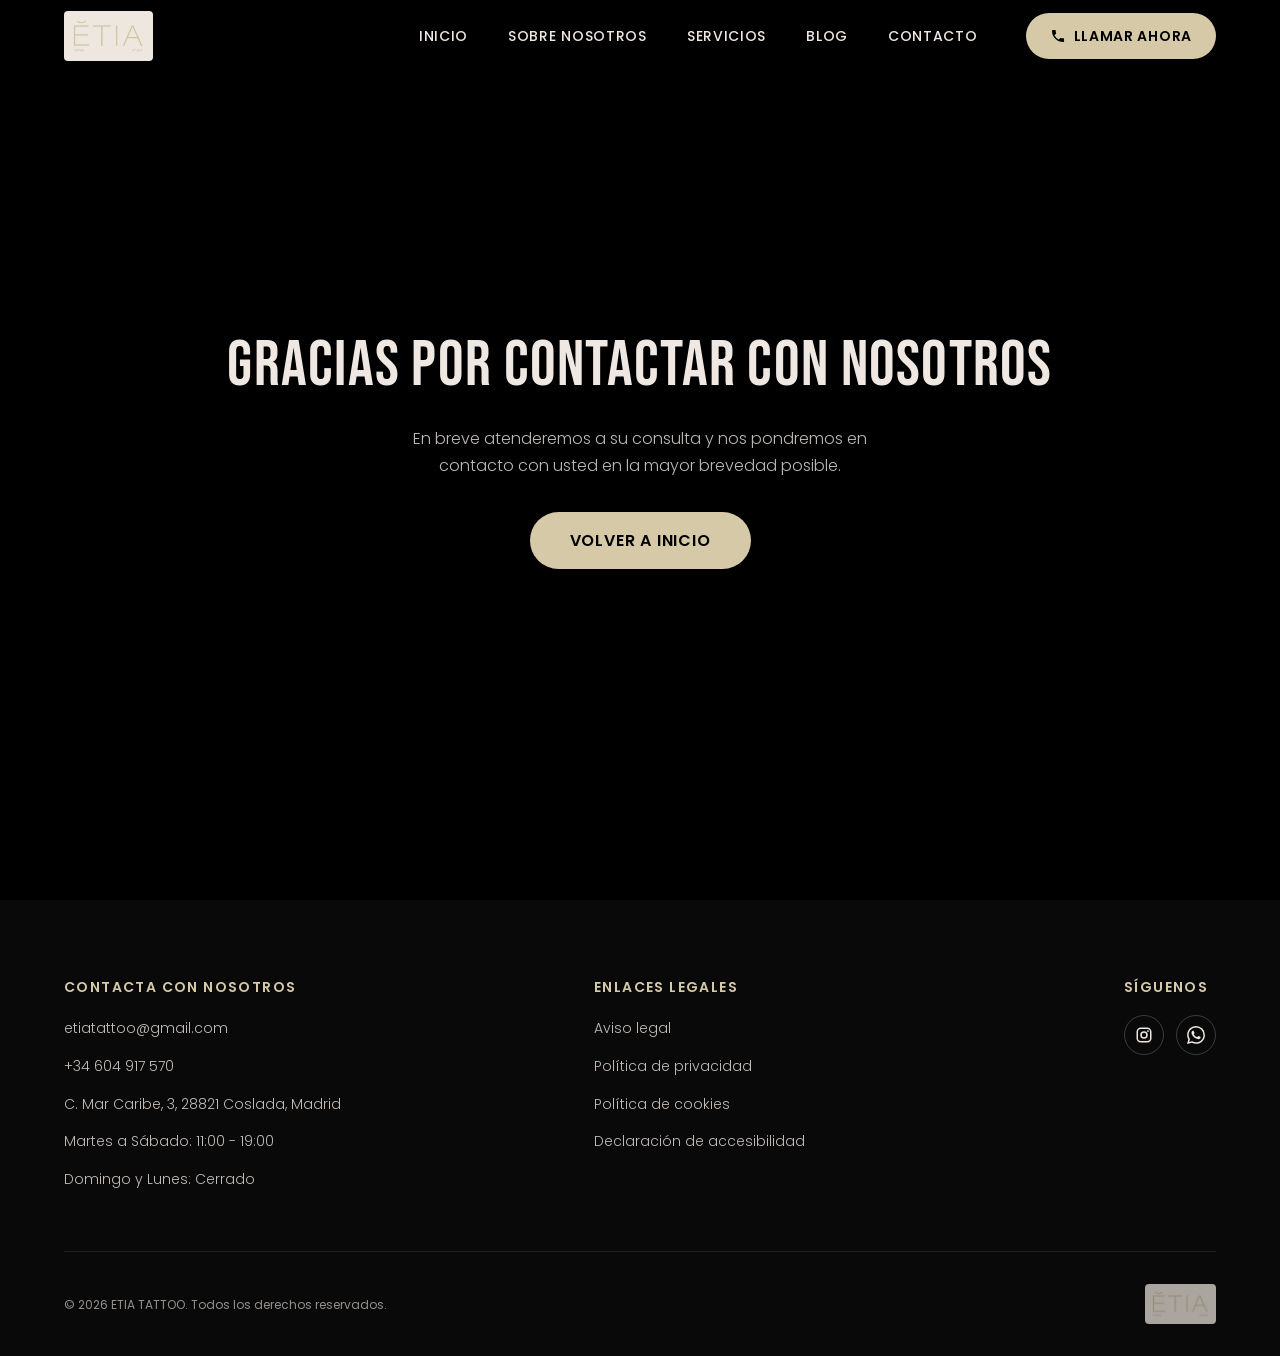
<file: gracias.html>
<!DOCTYPE html>
<html lang="es">
<head>
  <meta charset="UTF-8">
  <meta name="viewport" content="width=device-width, initial-scale=1.0">
  <link rel="icon" type="image/png" sizes="32x32" href="/favicon-32x32.png">
  <link rel="icon" type="image/png" sizes="16x16" href="/favicon-16x16.png">
  <link rel="apple-touch-icon" sizes="180x180" href="/apple-touch-icon.png">
  <title>Gracias | ETIA TATTOO</title>
  <meta name="description" content="Gracias por contactar con ETIA TATTOO. En breve nos pondremos en contacto contigo.">
  <meta name="robots" content="noindex, follow">
  <link rel="canonical" href="https://www.etiatattoo.com/gracias">
  <link rel="stylesheet" href="styles.css">
</head>
<body>

  <!-- HEADER -->
  <header class="header">
    <div class="header__inner">
      <a href="/" class="header__logo">
        <img src="assets/images/logo.jpg" alt="Logo Etia Tattoo">
      </a>
      <nav class="nav">
        <ul class="nav__list">
          <li class="nav__item"><a href="/" class="nav__link">Inicio</a></li>
          <li class="nav__item"><a href="sobre-nosotros" class="nav__link">Sobre Nosotros</a></li>
          <li class="nav__item nav__item--dropdown">
            <a href="#" class="nav__link">Servicios</a>
            <div class="nav__dropdown">
              <a href="tatuajes">Tattoos</a>
              <a href="piercing">Piercing</a>
            </div>
          </li>
          <li class="nav__item"><a href="blog" class="nav__link">Blog</a></li>
          <li class="nav__item"><a href="contacto" class="nav__link">Contacto</a></li>
        </ul>
        <a href="tel:+34604917570" class="btn btn--primary">
          <svg viewBox="0 0 24 24"><path d="M6.62 10.79a15.05 15.05 0 006.59 6.59l2.2-2.2a1 1 0 011.01-.24 11.72 11.72 0 003.66.59 1 1 0 011 1v3.59a1 1 0 01-1 1A17 17 0 013 4a1 1 0 011-1h3.59a1 1 0 011 1 11.72 11.72 0 00.59 3.66 1 1 0 01-.24 1.01l-2.32 2.12z"/></svg>
          Llamar ahora
        </a>
      </nav>
      <button class="hamburger" aria-label="Abrir menú" onclick="this.classList.toggle('active'); document.querySelector('.mobile-nav').classList.toggle('active')">
        <span></span><span></span><span></span>
      </button>
    </div>
  </header>

  <!-- MOBILE NAV -->
  <div class="mobile-nav">
    <button class="mobile-nav__close" aria-label="Cerrar menú" onclick="this.parentElement.classList.remove('active'); document.querySelector('.hamburger').classList.remove('active')">&times;</button>
    <a href="/">Inicio</a>
    <a href="sobre-nosotros">Sobre Nosotros</a>
    <a href="tatuajes">Tattoos</a>
    <a href="piercing">Piercing</a>
    <a href="blog">Blog</a>
    <a href="contacto">Contacto</a>
    <a href="tel:+34604917570" class="btn btn--primary" style="margin-top:16px">Llamar ahora</a>
  </div>

  <!-- THANK YOU -->
  <section class="thankyou">
    <div>
      <h1 class="thankyou__title">Gracias por contactar con nosotros</h1>
      <p class="thankyou__text">En breve atenderemos a su consulta y nos pondremos en contacto con usted en la mayor brevedad posible.</p>
      <a href="/" class="btn btn--primary btn--large">Volver a inicio</a>
    </div>
  </section>

  <!-- FOOTER -->
  <footer class="footer">
    <div class="container">
      <div class="footer__grid">
        <div>
          <h4 class="footer__heading">Contacta con nosotros</h4>
          <ul class="footer__list">
            <li><a href="mailto:etiatattoo@gmail.com">etiatattoo@gmail.com</a></li>
            <li><a href="tel:+34604917570">+34 604 917 570</a></li>
            <li><span>C. Mar Caribe, 3, 28821 Coslada, Madrid</span></li>
            <li><span>Martes a Sábado: 11:00 - 19:00</span></li>
            <li><span>Domingo y Lunes: Cerrado</span></li>
          </ul>
        </div>
        <div>
          <h4 class="footer__heading">Enlaces legales</h4>
          <ul class="footer__list">
            <li><a href="aviso-legal">Aviso legal</a></li>
            <li><a href="politica-de-privacidad">Política de privacidad</a></li>
            <li><a href="politica-de-cookies">Política de cookies</a></li>
            <li><a href="declaracion-de-accesibilidad">Declaración de accesibilidad</a></li>
          </ul>
        </div>
        <div>
          <h4 class="footer__heading">Síguenos</h4>
          <div class="footer__social">
            <a href="https://instagram.com/etia.tattoo" target="_blank" rel="noopener" aria-label="Instagram">
              <svg viewBox="0 0 24 24"><path d="M7.8 2h8.4C19.4 2 22 4.6 22 7.8v8.4a5.8 5.8 0 01-5.8 5.8H7.8C4.6 22 2 19.4 2 16.2V7.8A5.8 5.8 0 017.8 2zm-.2 2A3.6 3.6 0 004 7.6v8.8A3.6 3.6 0 007.6 20h8.8a3.6 3.6 0 003.6-3.6V7.6A3.6 3.6 0 0016.4 4H7.6zm9.65 1.5a1.25 1.25 0 110 2.5 1.25 1.25 0 010-2.5zM12 7a5 5 0 110 10 5 5 0 010-10zm0 2a3 3 0 100 6 3 3 0 000-6z"/></svg>
            </a>
            <a href="https://wa.me/34604917570" target="_blank" rel="noopener" aria-label="WhatsApp">
              <svg viewBox="0 0 24 24"><path d="M17.472 14.382c-.297-.149-1.758-.867-2.03-.967-.273-.099-.471-.148-.67.15-.197.297-.767.966-.94 1.164-.173.199-.347.223-.644.075-.297-.15-1.255-.463-2.39-1.475-.883-.788-1.48-1.761-1.653-2.059-.173-.297-.018-.458.13-.606.134-.133.298-.347.446-.52.149-.174.198-.298.298-.497.099-.198.05-.371-.025-.52-.075-.149-.669-1.612-.916-2.207-.242-.579-.487-.5-.669-.51l-.57-.01c-.198 0-.52.074-.792.372-.272.297-1.04 1.016-1.04 2.479 0 1.462 1.065 2.875 1.213 3.074.149.198 2.096 3.2 5.077 4.487.709.306 1.262.489 1.694.625.712.227 1.36.195 1.871.118.571-.085 1.758-.719 2.006-1.413.248-.694.248-1.289.173-1.413-.074-.124-.272-.198-.57-.347m-5.421 7.403h-.004a9.87 9.87 0 01-5.031-1.378l-.361-.214-3.741.982.998-3.648-.235-.374a9.86 9.86 0 01-1.51-5.26c.001-5.45 4.436-9.884 9.888-9.884 2.64 0 5.122 1.03 6.988 2.898a9.825 9.825 0 012.893 6.994c-.003 5.45-4.437 9.884-9.885 9.884m8.413-18.297A11.815 11.815 0 0012.05 0C5.495 0 .16 5.335.157 11.892c0 2.096.547 4.142 1.588 5.945L.057 24l6.305-1.654a11.882 11.882 0 005.683 1.448h.005c6.554 0 11.89-5.335 11.893-11.893a11.821 11.821 0 00-3.48-8.413z"/></svg>
            </a>
          </div>
        </div>
      </div>
      <div class="footer__bottom">
        <p class="footer__copyright">&copy; 2026 ETIA TATTOO. Todos los derechos reservados.</p>
        <div class="footer__logo">
          <img src="assets/images/logo.jpg" alt="Etia Tattoo">
        </div>
      </div>
    </div>
  </footer>

</body>
</html>
</file>
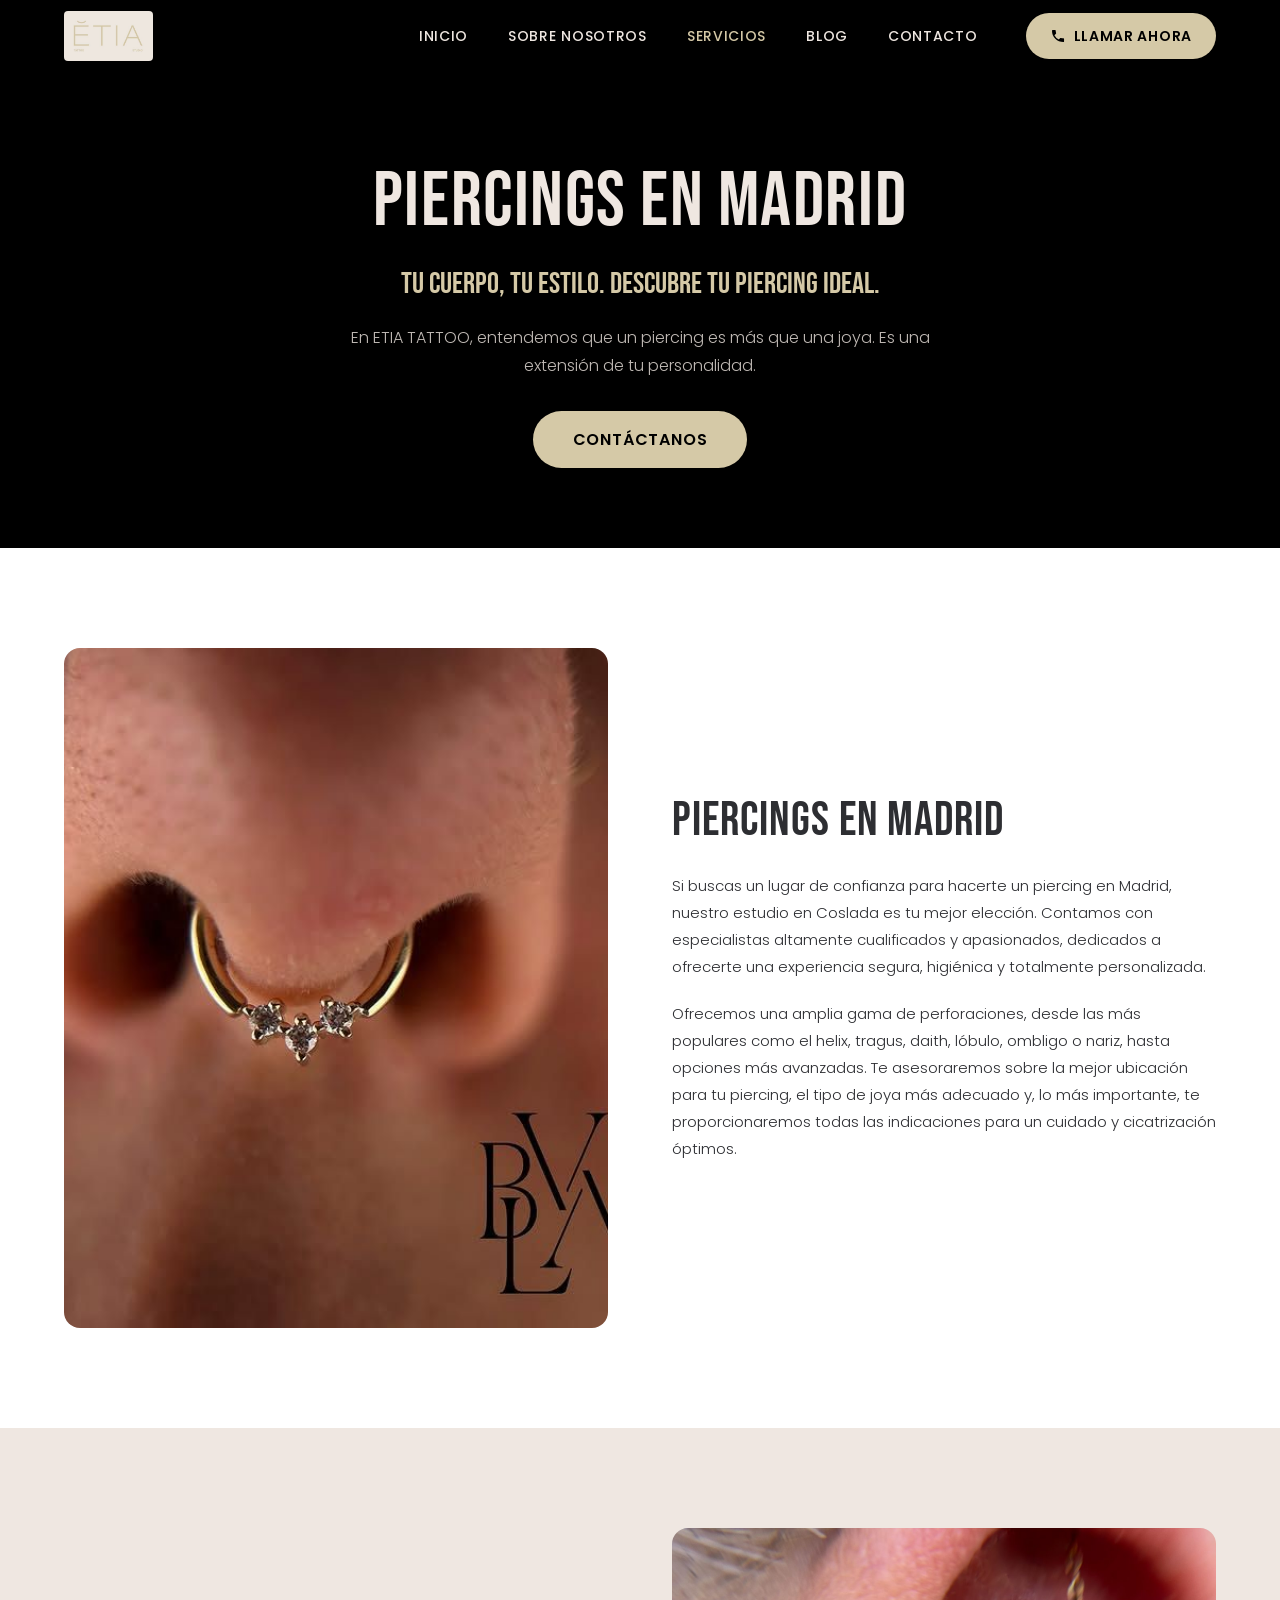
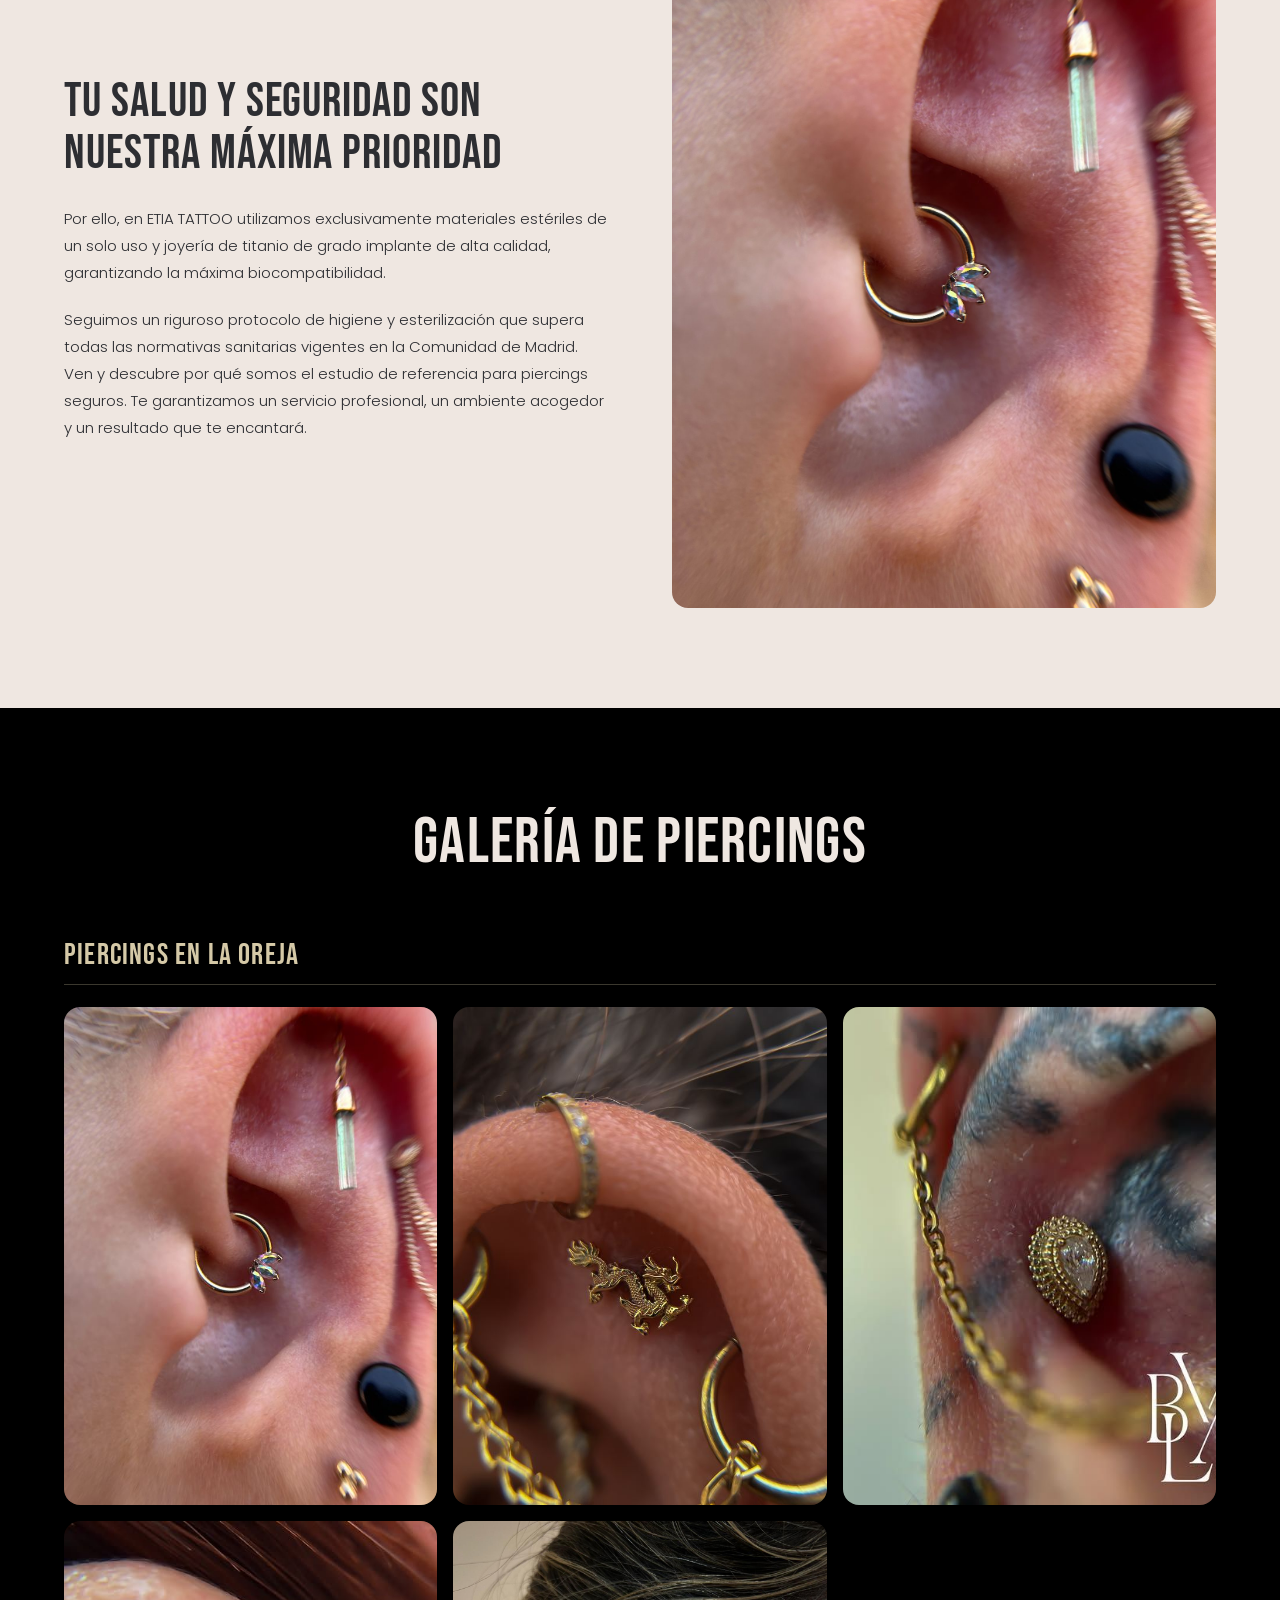
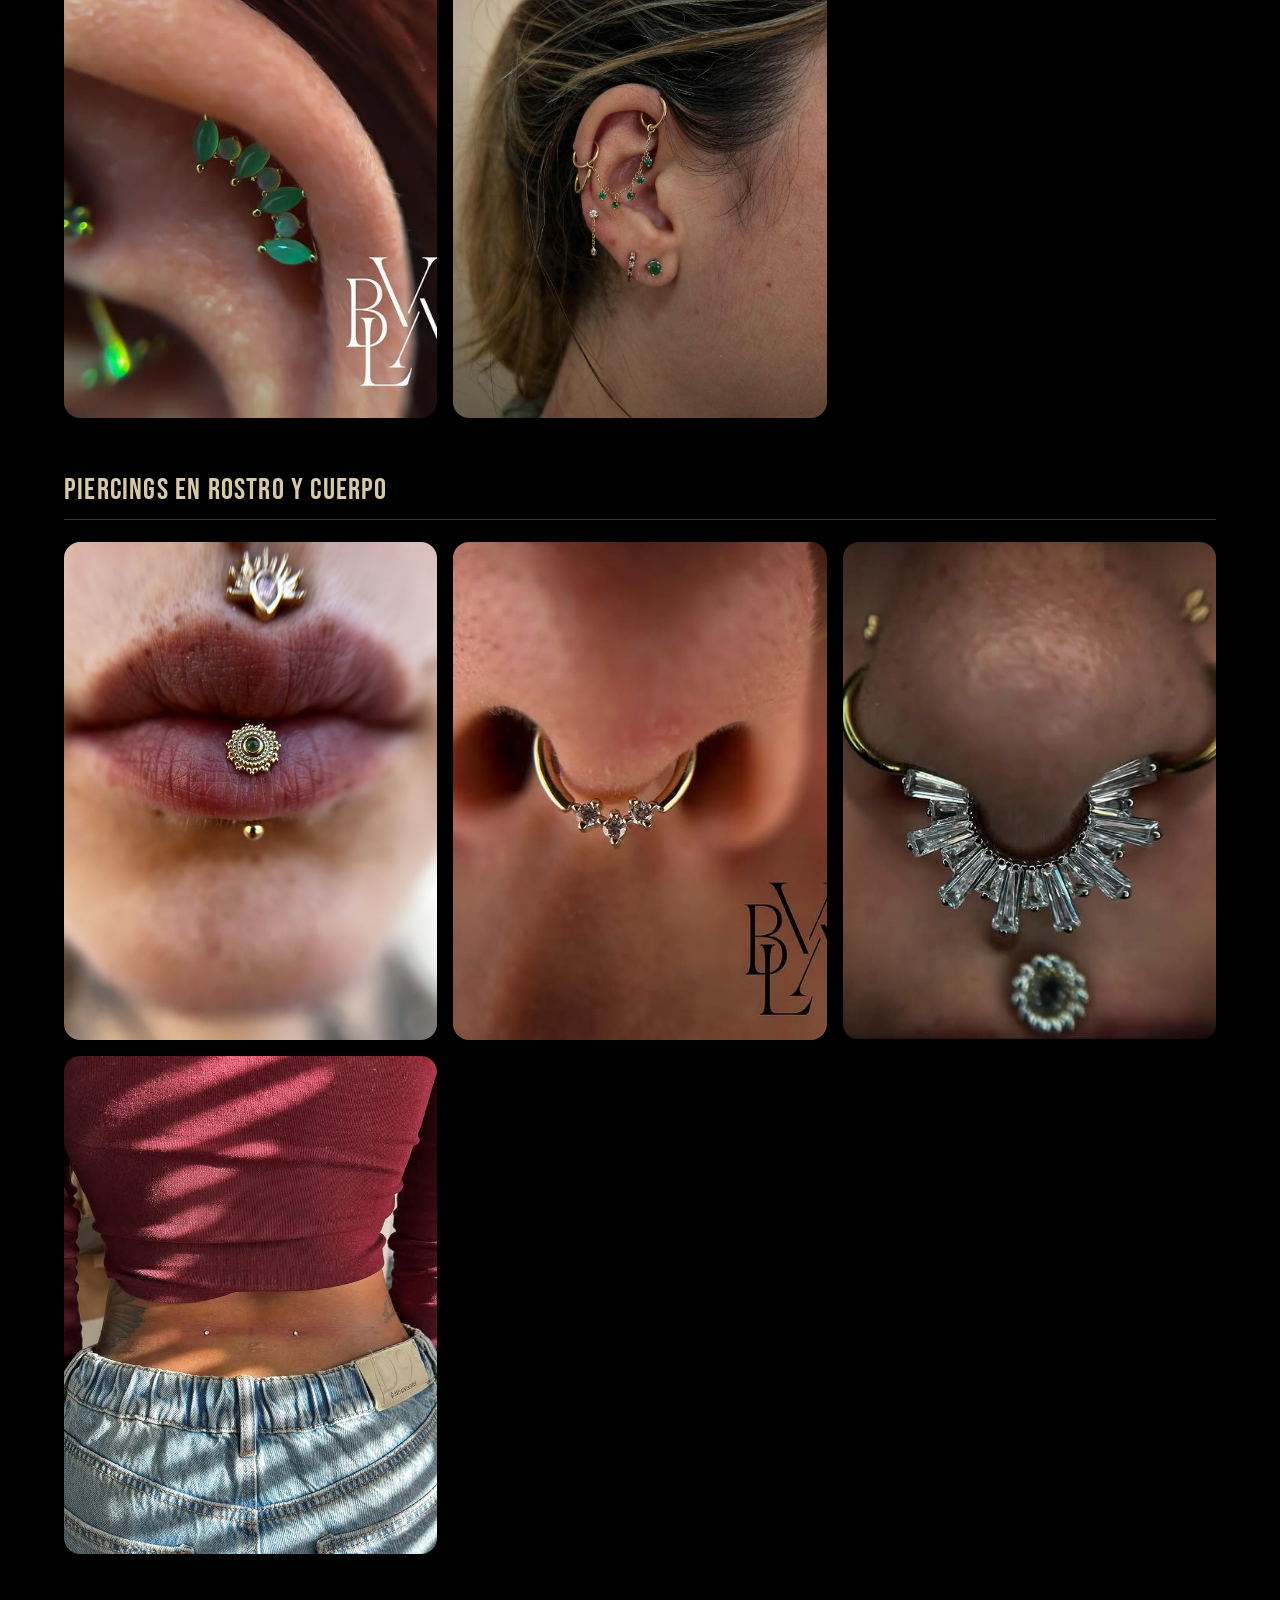
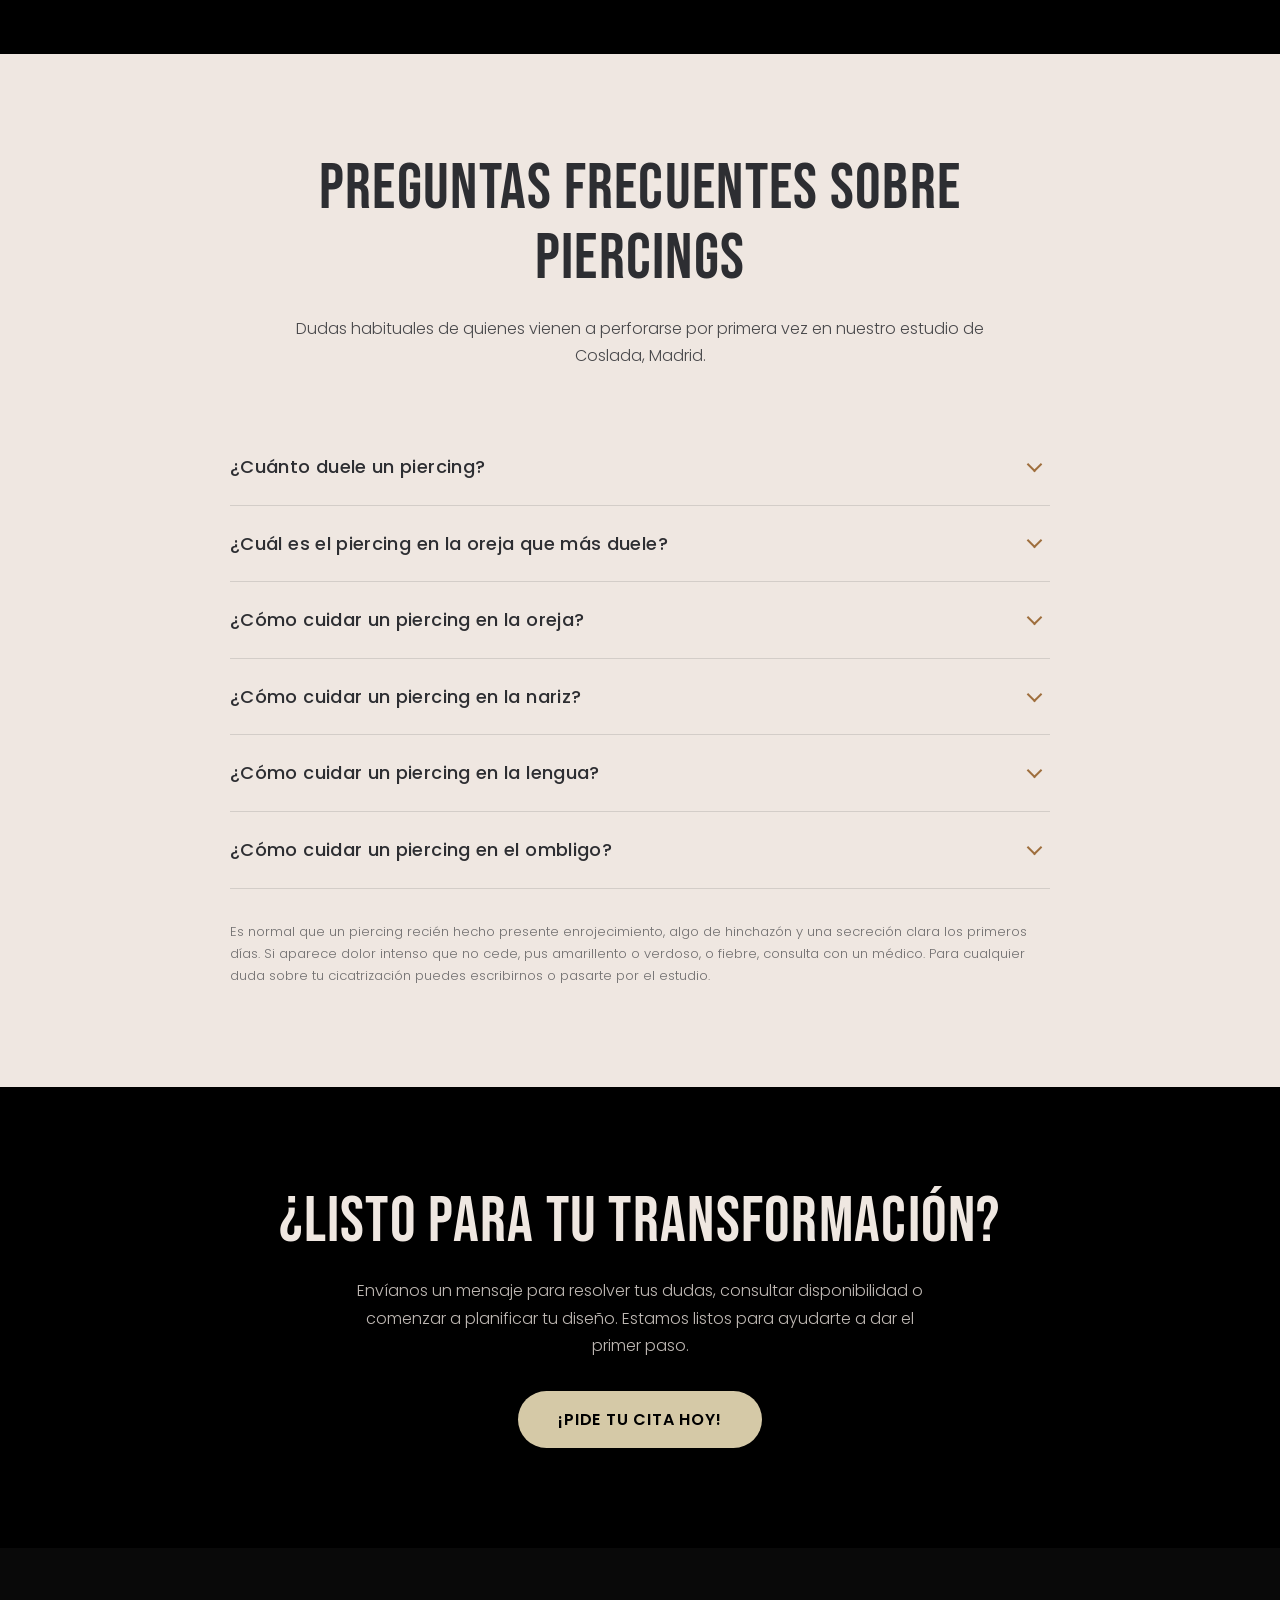
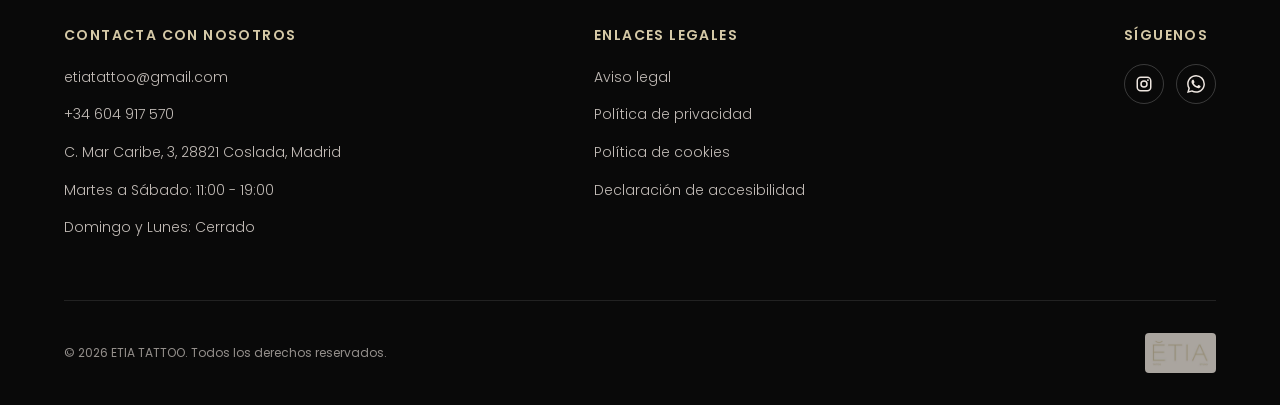
<file: piercing.html>
<!DOCTYPE html>
<html lang="es">
<head>
  <meta charset="UTF-8">
  <meta name="viewport" content="width=device-width, initial-scale=1.0">
  <link rel="icon" type="image/png" sizes="32x32" href="/favicon-32x32.png">
  <link rel="icon" type="image/png" sizes="16x16" href="/favicon-16x16.png">
  <link rel="apple-touch-icon" sizes="180x180" href="/apple-touch-icon.png">
  <title>Piercings Personalizados | ETIA TATTOO | Madrid</title>
  <meta name="description" content="Obtén tu piercing ideal en ETIA TATTOO. Ofrecemos perforaciones personalizadas y seguras. Reserva tu cita hoy!">
  <link rel="canonical" href="https://www.etiatattoo.com/piercing">
  <meta property="og:url" content="https://www.etiatattoo.com/piercing">
  <meta property="og:image" content="https://www.etiatattoo.com/assets/images/piercing-daith-industrial-oreja.jpg">
  <link rel="stylesheet" href="styles.css">
  <script type="application/ld+json">
  {
    "@context": "https://schema.org",
    "@graph": [
      {
        "@type": "Service",
        "name": "Piercings y perforaciones en Coslada, Madrid",
        "serviceType": "Piercing",
        "description": "Perforaciones seguras realizadas por especialistas cualificados en Coslada, Madrid. Helix, tragus, daith, lóbulo, ombligo, nariz y más, con joyería de titanio de grado implante.",
        "url": "https://www.etiatattoo.com/piercing",
        "provider": {
          "@id": "https://www.etiatattoo.com/#business"
        },
        "areaServed": [
          {
            "@type": "City",
            "name": "Coslada"
          },
          {
            "@type": "AdministrativeArea",
            "name": "Comunidad de Madrid"
          }
        ]
      },
      {
        "@type": "BreadcrumbList",
        "itemListElement": [
          {
            "@type": "ListItem",
            "position": 1,
            "name": "Inicio",
            "item": "https://www.etiatattoo.com/"
          },
          {
            "@type": "ListItem",
            "position": 2,
            "name": "Piercing"
          }
        ]
      },
      {
        "@type": "FAQPage",
        "mainEntity": [
          {
            "@type": "Question",
            "name": "¿Cuánto duele un piercing?",
            "acceptedAnswer": {
              "@type": "Answer",
              "text": "Menos de lo que la mayoría espera. La perforación en sí dura uno o dos segundos, y lo que se siente es un pinchazo intenso pero muy breve, seguido de una sensación de calor que baja en pocos minutos. Lo que más influye es la zona. El tejido blando (lóbulo, ombligo, nariz) molesta bastante menos que el cartílago, porque la aguja atraviesa menos resistencia. También influye tu estado ese día: venir descansado y habiendo comido algo antes marca una diferencia real, porque el bajón de azúcar y los nervios amplifican la sensación. En el estudio trabajamos siempre con aguja, nunca con pistola, precisamente porque el corte limpio de la aguja resulta menos traumático para el tejido y más cómodo para ti."
            }
          },
          {
            "@type": "Question",
            "name": "¿Cuál es el piercing en la oreja que más duele?",
            "acceptedAnswer": {
              "@type": "Answer",
              "text": "Los que atraviesan cartílago grueso. El daith, el conch, el rook y el industrial son habitualmente los más molestos; el industrial, además, son dos perforaciones en la misma sesión. En el extremo opuesto, el lóbulo es con diferencia el más llevadero. Dicho esto, hay algo que importa más que el pinchazo y que casi nadie pregunta: el tiempo de cicatrización. Un lóbulo cierra en 6 u 8 semanas, mientras que un piercing de cartílago puede tardar entre 6 y 12 meses en cicatrizar del todo. Ese periodo largo de cuidados es lo que de verdad determina si la experiencia sale bien, mucho más que los dos segundos de la perforación. Si dudas entre varias opciones, ven y lo valoramos juntos: la anatomía de cada oreja manda más que cualquier lista general."
            }
          },
          {
            "@type": "Question",
            "name": "¿Cómo cuidar un piercing en la oreja?",
            "acceptedAnswer": {
              "@type": "Answer",
              "text": "Limpia la zona una o dos veces al día con suero fisiológico estéril, aplicándolo con una gasa limpia y dejándolo actuar unos segundos. Seca después con papel limpio a toquecitos. No hace falta nada más: el exceso de limpieza irrita tanto como la falta. No gires la joya. Es la creencia más extendida y también la más dañina, porque romper el canal que se está formando retrasa la cicatrización. Tampoco la toques con las manos sin lavar. Vigila el roce: duerme del lado contrario, ten cuidado al pasar el peine o el secador, y evita los auriculares de diadema durante las primeras semanas si el piercing es de cartílago. Espera a cambiar la joya hasta que el piercer te confirme que está listo."
            }
          },
          {
            "@type": "Question",
            "name": "¿Cómo cuidar un piercing en la nariz?",
            "acceptedAnswer": {
              "@type": "Answer",
              "text": "Suero fisiológico dos veces al día, por fuera y con cuidado, sin introducir nada dentro de la fosa nasal. Seca a toquecitos con papel limpio. La nariz tiene un factor añadido: los cosméticos. Mantén lejos de la zona el maquillaje, las cremas faciales, los limpiadores y los exfoliantes durante la cicatrización. Si usas gafas, revisa que la montura no apoye ni roce sobre el piercing. Al sonarte, hazlo con suavidad y con un pañuelo limpio. Evita piscinas y playa las primeras semanas. Un nostril suele tardar entre 4 y 6 meses en cicatrizar; el tabique, algo menos. Si te sale un pequeño bultito junto a la joya, no te alarmes, es frecuente y tiene solución, pero pásate por el estudio para que lo veamos antes de tratarlo por tu cuenta."
            }
          },
          {
            "@type": "Question",
            "name": "¿Cómo cuidar un piercing en la lengua?",
            "acceptedAnswer": {
              "@type": "Answer",
              "text": "La boca cicatriza rápido, pero exige constancia los primeros días. Enjuágate con suero fisiológico o con un colutorio sin alcohol después de cada comida, bebida o cigarrillo. El alcohol de los colutorios convencionales reseca e irrita la herida. Es normal que la lengua se hinche durante los tres o cuatro primeros días. Ayuda tomar cosas frías, chupar hielo y comer blando. Evita el alcohol, el tabaco y las comidas muy picantes o muy calientes durante ese periodo. Dos cosas importantes. La primera: no juegues con la joya contra los dientes, porque a largo plazo puede desgastar el esmalte y provocar retracción de encías. La segunda: la barra inicial es larga a propósito para dejar sitio a la hinchazón, y hay que sustituirla por una más corta cuando baje, normalmente a las dos o tres semanas. Si te olvidas de ese cambio, la barra larga es justo lo que acaba golpeando los dientes."
            }
          },
          {
            "@type": "Question",
            "name": "¿Cómo cuidar un piercing en el ombligo?",
            "acceptedAnswer": {
              "@type": "Answer",
              "text": "Es el piercing más lento de todos los habituales: entre 6 y 12 meses hasta la cicatrización completa. Vale la pena saberlo desde el principio para no confiarse a los dos meses. Limpia con suero fisiológico una o dos veces al día y seca bien la zona después de la ducha, porque la humedad retenida en el pliegue favorece las infecciones. La clave está en la ropa. Usa prendas holgadas y evita los pantalones de tiro alto, los cinturones y las cinturas ajustadas que presionen o rocen justo encima. Ten cuidado también con los ejercicios abdominales y con los deportes de contacto durante los primeros meses, y evita piscinas, playa y bañeras las primeras semanas."
            }
          }
        ]
      }
    ]
  }
  </script>
</head>
<body>

  <!-- HEADER -->
  <header class="header">
    <div class="header__inner">
      <a href="/" class="header__logo">
        <img src="assets/images/logo.jpg" alt="Logo Etia Tattoo">
      </a>
      <nav class="nav">
        <ul class="nav__list">
          <li class="nav__item"><a href="/" class="nav__link">Inicio</a></li>
          <li class="nav__item"><a href="sobre-nosotros" class="nav__link">Sobre Nosotros</a></li>
          <li class="nav__item nav__item--dropdown">
            <a href="#" class="nav__link nav__link--active">Servicios</a>
            <div class="nav__dropdown">
              <a href="tatuajes">Tattoos</a>
              <a href="piercing">Piercing</a>
            </div>
          </li>
          <li class="nav__item"><a href="blog" class="nav__link">Blog</a></li>
          <li class="nav__item"><a href="contacto" class="nav__link">Contacto</a></li>
        </ul>
        <a href="tel:+34604917570" class="btn btn--primary">
          <svg viewBox="0 0 24 24"><path d="M6.62 10.79a15.05 15.05 0 006.59 6.59l2.2-2.2a1 1 0 011.01-.24 11.72 11.72 0 003.66.59 1 1 0 011 1v3.59a1 1 0 01-1 1A17 17 0 013 4a1 1 0 011-1h3.59a1 1 0 011 1 11.72 11.72 0 00.59 3.66 1 1 0 01-.24 1.01l-2.32 2.12z"/></svg>
          Llamar ahora
        </a>
      </nav>
      <button class="hamburger" aria-label="Abrir menú" onclick="this.classList.toggle('active'); document.querySelector('.mobile-nav').classList.toggle('active')">
        <span></span><span></span><span></span>
      </button>
    </div>
  </header>

  <!-- MOBILE NAV -->
  <div class="mobile-nav">
    <button class="mobile-nav__close" aria-label="Cerrar menú" onclick="this.parentElement.classList.remove('active'); document.querySelector('.hamburger').classList.remove('active')">&times;</button>
    <a href="/">Inicio</a>
    <a href="sobre-nosotros">Sobre Nosotros</a>
    <a href="tatuajes">Tattoos</a>
    <a href="piercing">Piercing</a>
    <a href="blog">Blog</a>
    <a href="contacto">Contacto</a>
    <a href="tel:+34604917570" class="btn btn--primary" style="margin-top:16px">Llamar ahora</a>
  </div>

  <!-- PAGE HERO -->
  <section class="page-hero">
    <div class="container">
      <h1 class="page-hero__title">Piercings en Madrid</h1>
      <p class="page-hero__subtitle">Tu cuerpo, tu estilo. Descubre tu piercing ideal.</p>
      <p class="page-hero__text">En ETIA TATTOO, entendemos que un piercing es más que una joya. Es una extensión de tu personalidad.</p>
      <a href="contacto" class="btn btn--primary btn--large">Contáctanos</a>
    </div>
  </section>

  <!-- CONTENT: PIERCING -->
  <section class="section">
    <div class="container">
      <div class="content-split">
        <div class="content-split__image">
          <img src="assets/images/piercing-40.jpg" alt="Piercing Etia Tattoo">
        </div>
        <div class="content-split__body">
          <h2>Piercings en Madrid</h2>
          <p>Si buscas un lugar de confianza para hacerte un piercing en Madrid, nuestro estudio en Coslada es tu mejor elección. Contamos con especialistas altamente cualificados y apasionados, dedicados a ofrecerte una experiencia segura, higiénica y totalmente personalizada.</p>
          <p>Ofrecemos una amplia gama de perforaciones, desde las más populares como el helix, tragus, daith, lóbulo, ombligo o nariz, hasta opciones más avanzadas. Te asesoraremos sobre la mejor ubicación para tu piercing, el tipo de joya más adecuado y, lo más importante, te proporcionaremos todas las indicaciones para un cuidado y cicatrización óptimos.</p>
        </div>
      </div>
    </div>
  </section>

  <!-- CONTENT: SEGURIDAD -->
  <section class="section section--cream">
    <div class="container">
      <div class="content-split content-split--reverse">
        <div class="content-split__image">
          <img src="assets/images/piercing-daith-industrial-oreja.jpg" alt="Oreja con daith, industrial y dilatación, perforada en ETIA TATTOO">
        </div>
        <div class="content-split__body">
          <h2>Tu salud y seguridad son nuestra máxima prioridad</h2>
          <p>Por ello, en ETIA TATTOO utilizamos exclusivamente materiales estériles de un solo uso y joyería de titanio de grado implante de alta calidad, garantizando la máxima biocompatibilidad.</p>
          <p>Seguimos un riguroso protocolo de higiene y esterilización que supera todas las normativas sanitarias vigentes en la Comunidad de Madrid. Ven y descubre por qué somos el estudio de referencia para piercings seguros. Te garantizamos un servicio profesional, un ambiente acogedor y un resultado que te encantará.</p>
        </div>
      </div>
    </div>
  </section>

  <!-- IMAGE GRID -->
  <section class="section section--black">
    <div class="container">
      <div class="section__header">
        <h2 class="section__title">Galería de Piercings</h2>
      </div>
      <div class="gallery-group">
        <h3 class="gallery-group__title">Piercings en la oreja</h3>
        <div class="image-grid" data-gallery>
          <button type="button" class="image-grid__item" data-full="assets/images/piercing-daith-industrial-oreja.jpg" data-caption="Oreja completa · daith, industrial y dilatación" aria-label="Ampliar imagen 1 de 5: Oreja con varios piercings: daith con aro de murciélago, industrial con barra de cuarzo y dilatación en el lóbulo">
            <img src="assets/images/piercing-daith-industrial-oreja-thumb.jpg" alt="Oreja con varios piercings: daith con aro de murciélago, industrial con barra de cuarzo y dilatación en el lóbulo" loading="lazy" width="637" height="850">
            <span class="image-grid__zoom" aria-hidden="true"><svg viewBox="0 0 24 24"><path d="M15.5 14h-.79l-.28-.27A6.47 6.47 0 0 0 16 9.5 6.5 6.5 0 1 0 9.5 16c1.61 0 3.09-.59 4.23-1.57l.27.28v.79l5 4.99L20.49 19zm-6 0C7.01 14 5 11.99 5 9.5S7.01 5 9.5 5 14 7.01 14 9.5 11.99 14 9.5 14zm.5-7H9v2H7v1h2v2h1v-2h2V9h-2z"/></svg></span>
          </button>
          <button type="button" class="image-grid__item" data-full="assets/images/piercing-helix-dragon-oro.jpg" data-caption="Hélix con dragón de oro y cadena" aria-label="Ampliar imagen 2 de 5: Piercing en el hélix con joya de oro en forma de dragón, aros y cadena">
            <img src="assets/images/piercing-helix-dragon-oro-thumb.jpg" alt="Piercing en el hélix con joya de oro en forma de dragón, aros y cadena" loading="lazy" width="637" height="850">
            <span class="image-grid__zoom" aria-hidden="true"><svg viewBox="0 0 24 24"><path d="M15.5 14h-.79l-.28-.27A6.47 6.47 0 0 0 16 9.5 6.5 6.5 0 1 0 9.5 16c1.61 0 3.09-.59 4.23-1.57l.27.28v.79l5 4.99L20.49 19zm-6 0C7.01 14 5 11.99 5 9.5S7.01 5 9.5 5 14 7.01 14 9.5 11.99 14 9.5 14zm.5-7H9v2H7v1h2v2h1v-2h2V9h-2z"/></svg></span>
          </button>
          <button type="button" class="image-grid__item" data-full="assets/images/piercing-25.jpg" data-caption="Conch con gema en talla pera y cadena en oro" aria-label="Ampliar imagen 3 de 5: Piercing conch con gema en talla pera engastada en oro y cadena a un segundo piercing">
            <img src="assets/images/piercing-25.jpg" alt="Piercing conch con gema en talla pera engastada en oro y cadena a un segundo piercing" loading="lazy" width="640" height="640">
            <span class="image-grid__zoom" aria-hidden="true"><svg viewBox="0 0 24 24"><path d="M15.5 14h-.79l-.28-.27A6.47 6.47 0 0 0 16 9.5 6.5 6.5 0 1 0 9.5 16c1.61 0 3.09-.59 4.23-1.57l.27.28v.79l5 4.99L20.49 19zm-6 0C7.01 14 5 11.99 5 9.5S7.01 5 9.5 5 14 7.01 14 9.5 11.99 14 9.5 14zm.5-7H9v2H7v1h2v2h1v-2h2V9h-2z"/></svg></span>
          </button>
          <button type="button" class="image-grid__item" data-full="assets/images/piercing-24.jpg" data-caption="Hélix curado con gemas verdes en talla marquesa" aria-label="Ampliar imagen 4 de 5: Oreja con varios piercings en el hélix con joyas de gemas verdes en talla marquesa">
            <img src="assets/images/piercing-24.jpg" alt="Oreja con varios piercings en el hélix con joyas de gemas verdes en talla marquesa" loading="lazy" width="640" height="640">
            <span class="image-grid__zoom" aria-hidden="true"><svg viewBox="0 0 24 24"><path d="M15.5 14h-.79l-.28-.27A6.47 6.47 0 0 0 16 9.5 6.5 6.5 0 1 0 9.5 16c1.61 0 3.09-.59 4.23-1.57l.27.28v.79l5 4.99L20.49 19zm-6 0C7.01 14 5 11.99 5 9.5S7.01 5 9.5 5 14 7.01 14 9.5 11.99 14 9.5 14zm.5-7H9v2H7v1h2v2h1v-2h2V9h-2z"/></svg></span>
          </button>
          <button type="button" class="image-grid__item" data-full="assets/images/piercing-card.jpg" data-caption="Oreja curada · hélix, conch y lóbulos combinados" aria-label="Ampliar imagen 5 de 5: Oreja con una combinación de piercings en hélix, conch y lóbulo con joyería de oro y gemas verdes">
            <img src="assets/images/piercing-card.jpg" alt="Oreja con una combinación de piercings en hélix, conch y lóbulo con joyería de oro y gemas verdes" loading="lazy" width="1200" height="1600">
            <span class="image-grid__zoom" aria-hidden="true"><svg viewBox="0 0 24 24"><path d="M15.5 14h-.79l-.28-.27A6.47 6.47 0 0 0 16 9.5 6.5 6.5 0 1 0 9.5 16c1.61 0 3.09-.59 4.23-1.57l.27.28v.79l5 4.99L20.49 19zm-6 0C7.01 14 5 11.99 5 9.5S7.01 5 9.5 5 14 7.01 14 9.5 11.99 14 9.5 14zm.5-7H9v2H7v1h2v2h1v-2h2V9h-2z"/></svg></span>
          </button>
        </div>
      </div>
      <div class="gallery-group">
        <h3 class="gallery-group__title">Piercings en rostro y cuerpo</h3>
        <div class="image-grid" data-gallery>
          <button type="button" class="image-grid__item" data-full="assets/images/piercing-labio-philtrum-labret.jpg" data-caption="Philtrum y labret vertical · joyería de oro" aria-label="Ampliar imagen 1 de 4: Piercing philtrum con gema y labret vertical en el labio inferior, con joyería de oro">
            <img src="assets/images/piercing-labio-philtrum-labret-thumb.jpg" alt="Piercing philtrum con gema y labret vertical en el labio inferior, con joyería de oro" loading="lazy" width="637" height="850">
            <span class="image-grid__zoom" aria-hidden="true"><svg viewBox="0 0 24 24"><path d="M15.5 14h-.79l-.28-.27A6.47 6.47 0 0 0 16 9.5 6.5 6.5 0 1 0 9.5 16c1.61 0 3.09-.59 4.23-1.57l.27.28v.79l5 4.99L20.49 19zm-6 0C7.01 14 5 11.99 5 9.5S7.01 5 9.5 5 14 7.01 14 9.5 11.99 14 9.5 14zm.5-7H9v2H7v1h2v2h1v-2h2V9h-2z"/></svg></span>
          </button>
          <button type="button" class="image-grid__item" data-full="assets/images/piercing-40.jpg" data-caption="Septum con clicker de oro y gemas" aria-label="Ampliar imagen 2 de 4: Piercing septum con clicker de oro y cinco gemas engastadas">
            <img src="assets/images/piercing-40.jpg" alt="Piercing septum con clicker de oro y cinco gemas engastadas" loading="lazy" width="640" height="640">
            <span class="image-grid__zoom" aria-hidden="true"><svg viewBox="0 0 24 24"><path d="M15.5 14h-.79l-.28-.27A6.47 6.47 0 0 0 16 9.5 6.5 6.5 0 1 0 9.5 16c1.61 0 3.09-.59 4.23-1.57l.27.28v.79l5 4.99L20.49 19zm-6 0C7.01 14 5 11.99 5 9.5S7.01 5 9.5 5 14 7.01 14 9.5 11.99 14 9.5 14zm.5-7H9v2H7v1h2v2h1v-2h2V9h-2z"/></svg></span>
          </button>
          <button type="button" class="image-grid__item" data-full="assets/images/piercing-16.jpg" data-caption="Septum con clicker de gemas talla baguette" aria-label="Ampliar imagen 3 de 4: Piercing septum con clicker de oro y gemas talla baguette en abanico">
            <img src="assets/images/piercing-16.jpg" alt="Piercing septum con clicker de oro y gemas talla baguette en abanico" loading="lazy" width="640" height="641">
            <span class="image-grid__zoom" aria-hidden="true"><svg viewBox="0 0 24 24"><path d="M15.5 14h-.79l-.28-.27A6.47 6.47 0 0 0 16 9.5 6.5 6.5 0 1 0 9.5 16c1.61 0 3.09-.59 4.23-1.57l.27.28v.79l5 4.99L20.49 19zm-6 0C7.01 14 5 11.99 5 9.5S7.01 5 9.5 5 14 7.01 14 9.5 11.99 14 9.5 14zm.5-7H9v2H7v1h2v2h1v-2h2V9h-2z"/></svg></span>
          </button>
          <button type="button" class="image-grid__item" data-full="assets/images/piercing-33.jpg" data-caption="Microdermales en la zona lumbar" aria-label="Ampliar imagen 4 de 4: Dos piercings microdermales simétricos en la zona lumbar">
            <img src="assets/images/piercing-33.jpg" alt="Dos piercings microdermales simétricos en la zona lumbar" loading="lazy" width="640" height="800">
            <span class="image-grid__zoom" aria-hidden="true"><svg viewBox="0 0 24 24"><path d="M15.5 14h-.79l-.28-.27A6.47 6.47 0 0 0 16 9.5 6.5 6.5 0 1 0 9.5 16c1.61 0 3.09-.59 4.23-1.57l.27.28v.79l5 4.99L20.49 19zm-6 0C7.01 14 5 11.99 5 9.5S7.01 5 9.5 5 14 7.01 14 9.5 11.99 14 9.5 14zm.5-7H9v2H7v1h2v2h1v-2h2V9h-2z"/></svg></span>
          </button>
        </div>
      </div>
    </div>
  </section>

  <!-- FAQ -->
  <section class="section section--cream">
    <div class="container">
      <div class="section__header">
        <h2 class="section__title">Preguntas frecuentes sobre piercings</h2>
        <p class="section__subtitle">Dudas habituales de quienes vienen a perforarse por primera vez en nuestro estudio de Coslada, Madrid.</p>
      </div>
      <div class="faq">
        <details class="faq__item">
          <summary><h3>¿Cuánto duele un piercing?</h3></summary>
          <div class="faq__answer">
            <p>Menos de lo que la mayoría espera. La perforación en sí dura uno o dos segundos, y lo que se siente es un pinchazo intenso pero muy breve, seguido de una sensación de calor que baja en pocos minutos.</p>
            <p>Lo que más influye es la zona. El tejido blando (lóbulo, ombligo, nariz) molesta bastante menos que el cartílago, porque la aguja atraviesa menos resistencia. También influye tu estado ese día: venir descansado y habiendo comido algo antes marca una diferencia real, porque el bajón de azúcar y los nervios amplifican la sensación.</p>
            <p>En el estudio trabajamos siempre con aguja, nunca con pistola, precisamente porque el corte limpio de la aguja resulta menos traumático para el tejido y más cómodo para ti.</p>
          </div>
        </details>
        <details class="faq__item">
          <summary><h3>¿Cuál es el piercing en la oreja que más duele?</h3></summary>
          <div class="faq__answer">
            <p>Los que atraviesan cartílago grueso. El <strong>daith</strong>, el <strong>conch</strong>, el <strong>rook</strong> y el <strong>industrial</strong> son habitualmente los más molestos; el industrial, además, son dos perforaciones en la misma sesión. En el extremo opuesto, el lóbulo es con diferencia el más llevadero.</p>
            <p>Dicho esto, hay algo que importa más que el pinchazo y que casi nadie pregunta: el tiempo de cicatrización. Un lóbulo cierra en 6 u 8 semanas, mientras que un piercing de cartílago puede tardar entre 6 y 12 meses en cicatrizar del todo. Ese periodo largo de cuidados es lo que de verdad determina si la experiencia sale bien, mucho más que los dos segundos de la perforación.</p>
            <p>Si dudas entre varias opciones, ven y lo valoramos juntos: la anatomía de cada oreja manda más que cualquier lista general.</p>
          </div>
        </details>
        <details class="faq__item">
          <summary><h3>¿Cómo cuidar un piercing en la oreja?</h3></summary>
          <div class="faq__answer">
            <p>Limpia la zona una o dos veces al día con suero fisiológico estéril, aplicándolo con una gasa limpia y dejándolo actuar unos segundos. Seca después con papel limpio a toquecitos. No hace falta nada más: el exceso de limpieza irrita tanto como la falta.</p>
            <p>No gires la joya. Es la creencia más extendida y también la más dañina, porque romper el canal que se está formando retrasa la cicatrización. Tampoco la toques con las manos sin lavar.</p>
            <p>Vigila el roce: duerme del lado contrario, ten cuidado al pasar el peine o el secador, y evita los auriculares de diadema durante las primeras semanas si el piercing es de cartílago. Espera a cambiar la joya hasta que el piercer te confirme que está listo.</p>
          </div>
        </details>
        <details class="faq__item">
          <summary><h3>¿Cómo cuidar un piercing en la nariz?</h3></summary>
          <div class="faq__answer">
            <p>Suero fisiológico dos veces al día, por fuera y con cuidado, sin introducir nada dentro de la fosa nasal. Seca a toquecitos con papel limpio.</p>
            <p>La nariz tiene un factor añadido: los cosméticos. Mantén lejos de la zona el maquillaje, las cremas faciales, los limpiadores y los exfoliantes durante la cicatrización. Si usas gafas, revisa que la montura no apoye ni roce sobre el piercing.</p>
            <p>Al sonarte, hazlo con suavidad y con un pañuelo limpio. Evita piscinas y playa las primeras semanas. Un nostril suele tardar entre 4 y 6 meses en cicatrizar; el tabique, algo menos. Si te sale un pequeño bultito junto a la joya, no te alarmes, es frecuente y tiene solución, pero pásate por el estudio para que lo veamos antes de tratarlo por tu cuenta.</p>
          </div>
        </details>
        <details class="faq__item">
          <summary><h3>¿Cómo cuidar un piercing en la lengua?</h3></summary>
          <div class="faq__answer">
            <p>La boca cicatriza rápido, pero exige constancia los primeros días. Enjuágate con suero fisiológico o con un colutorio sin alcohol después de cada comida, bebida o cigarrillo. El alcohol de los colutorios convencionales reseca e irrita la herida.</p>
            <p>Es normal que la lengua se hinche durante los tres o cuatro primeros días. Ayuda tomar cosas frías, chupar hielo y comer blando. Evita el alcohol, el tabaco y las comidas muy picantes o muy calientes durante ese periodo.</p>
            <p>Dos cosas importantes. La primera: no juegues con la joya contra los dientes, porque a largo plazo puede desgastar el esmalte y provocar retracción de encías. La segunda: la barra inicial es larga a propósito para dejar sitio a la hinchazón, y hay que sustituirla por una más corta cuando baje, normalmente a las dos o tres semanas. Si te olvidas de ese cambio, la barra larga es justo lo que acaba golpeando los dientes.</p>
          </div>
        </details>
        <details class="faq__item">
          <summary><h3>¿Cómo cuidar un piercing en el ombligo?</h3></summary>
          <div class="faq__answer">
            <p>Es el piercing más lento de todos los habituales: entre 6 y 12 meses hasta la cicatrización completa. Vale la pena saberlo desde el principio para no confiarse a los dos meses.</p>
            <p>Limpia con suero fisiológico una o dos veces al día y seca bien la zona después de la ducha, porque la humedad retenida en el pliegue favorece las infecciones.</p>
            <p>La clave está en la ropa. Usa prendas holgadas y evita los pantalones de tiro alto, los cinturones y las cinturas ajustadas que presionen o rocen justo encima. Ten cuidado también con los ejercicios abdominales y con los deportes de contacto durante los primeros meses, y evita piscinas, playa y bañeras las primeras semanas.</p>
          </div>
        </details>
      </div>
        <p class="faq__note">Es normal que un piercing recién hecho presente enrojecimiento, algo de hinchazón y una secreción clara los primeros días. Si aparece dolor intenso que no cede, pus amarillento o verdoso, o fiebre, consulta con un médico. Para cualquier duda sobre tu cicatrización puedes escribirnos o pasarte por el estudio.</p>
    </div>
  </section>

  <!-- CTA -->
  <section class="cta">
    <div class="container">
      <h2 class="cta__title">¿Listo para tu Transformación?</h2>
      <p class="cta__text">Envíanos un mensaje para resolver tus dudas, consultar disponibilidad o comenzar a planificar tu diseño. Estamos listos para ayudarte a dar el primer paso.</p>
      <a href="tel:+34604917570" class="btn btn--primary btn--large">¡Pide tu cita hoy!</a>
    </div>
  </section>

  <!-- FOOTER -->
  <footer class="footer">
    <div class="container">
      <div class="footer__grid">
        <div>
          <h4 class="footer__heading">Contacta con nosotros</h4>
          <ul class="footer__list">
            <li><a href="mailto:etiatattoo@gmail.com">etiatattoo@gmail.com</a></li>
            <li><a href="tel:+34604917570">+34 604 917 570</a></li>
            <li><span>C. Mar Caribe, 3, 28821 Coslada, Madrid</span></li>
            <li><span>Martes a Sábado: 11:00 - 19:00</span></li>
            <li><span>Domingo y Lunes: Cerrado</span></li>
          </ul>
        </div>
        <div>
          <h4 class="footer__heading">Enlaces legales</h4>
          <ul class="footer__list">
            <li><a href="aviso-legal">Aviso legal</a></li>
            <li><a href="politica-de-privacidad">Política de privacidad</a></li>
            <li><a href="politica-de-cookies">Política de cookies</a></li>
            <li><a href="declaracion-de-accesibilidad">Declaración de accesibilidad</a></li>
          </ul>
        </div>
        <div>
          <h4 class="footer__heading">Síguenos</h4>
          <div class="footer__social">
            <a href="https://instagram.com/etia.tattoo" target="_blank" rel="noopener" aria-label="Instagram">
              <svg viewBox="0 0 24 24"><path d="M7.8 2h8.4C19.4 2 22 4.6 22 7.8v8.4a5.8 5.8 0 01-5.8 5.8H7.8C4.6 22 2 19.4 2 16.2V7.8A5.8 5.8 0 017.8 2zm-.2 2A3.6 3.6 0 004 7.6v8.8A3.6 3.6 0 007.6 20h8.8a3.6 3.6 0 003.6-3.6V7.6A3.6 3.6 0 0016.4 4H7.6zm9.65 1.5a1.25 1.25 0 110 2.5 1.25 1.25 0 010-2.5zM12 7a5 5 0 110 10 5 5 0 010-10zm0 2a3 3 0 100 6 3 3 0 000-6z"/></svg>
            </a>
            <a href="https://wa.me/34604917570" target="_blank" rel="noopener" aria-label="WhatsApp">
              <svg viewBox="0 0 24 24"><path d="M17.472 14.382c-.297-.149-1.758-.867-2.03-.967-.273-.099-.471-.148-.67.15-.197.297-.767.966-.94 1.164-.173.199-.347.223-.644.075-.297-.15-1.255-.463-2.39-1.475-.883-.788-1.48-1.761-1.653-2.059-.173-.297-.018-.458.13-.606.134-.133.298-.347.446-.52.149-.174.198-.298.298-.497.099-.198.05-.371-.025-.52-.075-.149-.669-1.612-.916-2.207-.242-.579-.487-.5-.669-.51l-.57-.01c-.198 0-.52.074-.792.372-.272.297-1.04 1.016-1.04 2.479 0 1.462 1.065 2.875 1.213 3.074.149.198 2.096 3.2 5.077 4.487.709.306 1.262.489 1.694.625.712.227 1.36.195 1.871.118.571-.085 1.758-.719 2.006-1.413.248-.694.248-1.289.173-1.413-.074-.124-.272-.198-.57-.347m-5.421 7.403h-.004a9.87 9.87 0 01-5.031-1.378l-.361-.214-3.741.982.998-3.648-.235-.374a9.86 9.86 0 01-1.51-5.26c.001-5.45 4.436-9.884 9.888-9.884 2.64 0 5.122 1.03 6.988 2.898a9.825 9.825 0 012.893 6.994c-.003 5.45-4.437 9.884-9.885 9.884m8.413-18.297A11.815 11.815 0 0012.05 0C5.495 0 .16 5.335.157 11.892c0 2.096.547 4.142 1.588 5.945L.057 24l6.305-1.654a11.882 11.882 0 005.683 1.448h.005c6.554 0 11.89-5.335 11.893-11.893a11.821 11.821 0 00-3.48-8.413z"/></svg>
            </a>
          </div>
        </div>
      </div>
      <div class="footer__bottom">
        <p class="footer__copyright">&copy; 2026 ETIA TATTOO. Todos los derechos reservados.</p>
        <div class="footer__logo">
          <img src="assets/images/logo.jpg" alt="Etia Tattoo">
        </div>
      </div>
    </div>
  </footer>

  <script src="assets/js/gallery.js" defer></script>
</body>
</html>
</file>
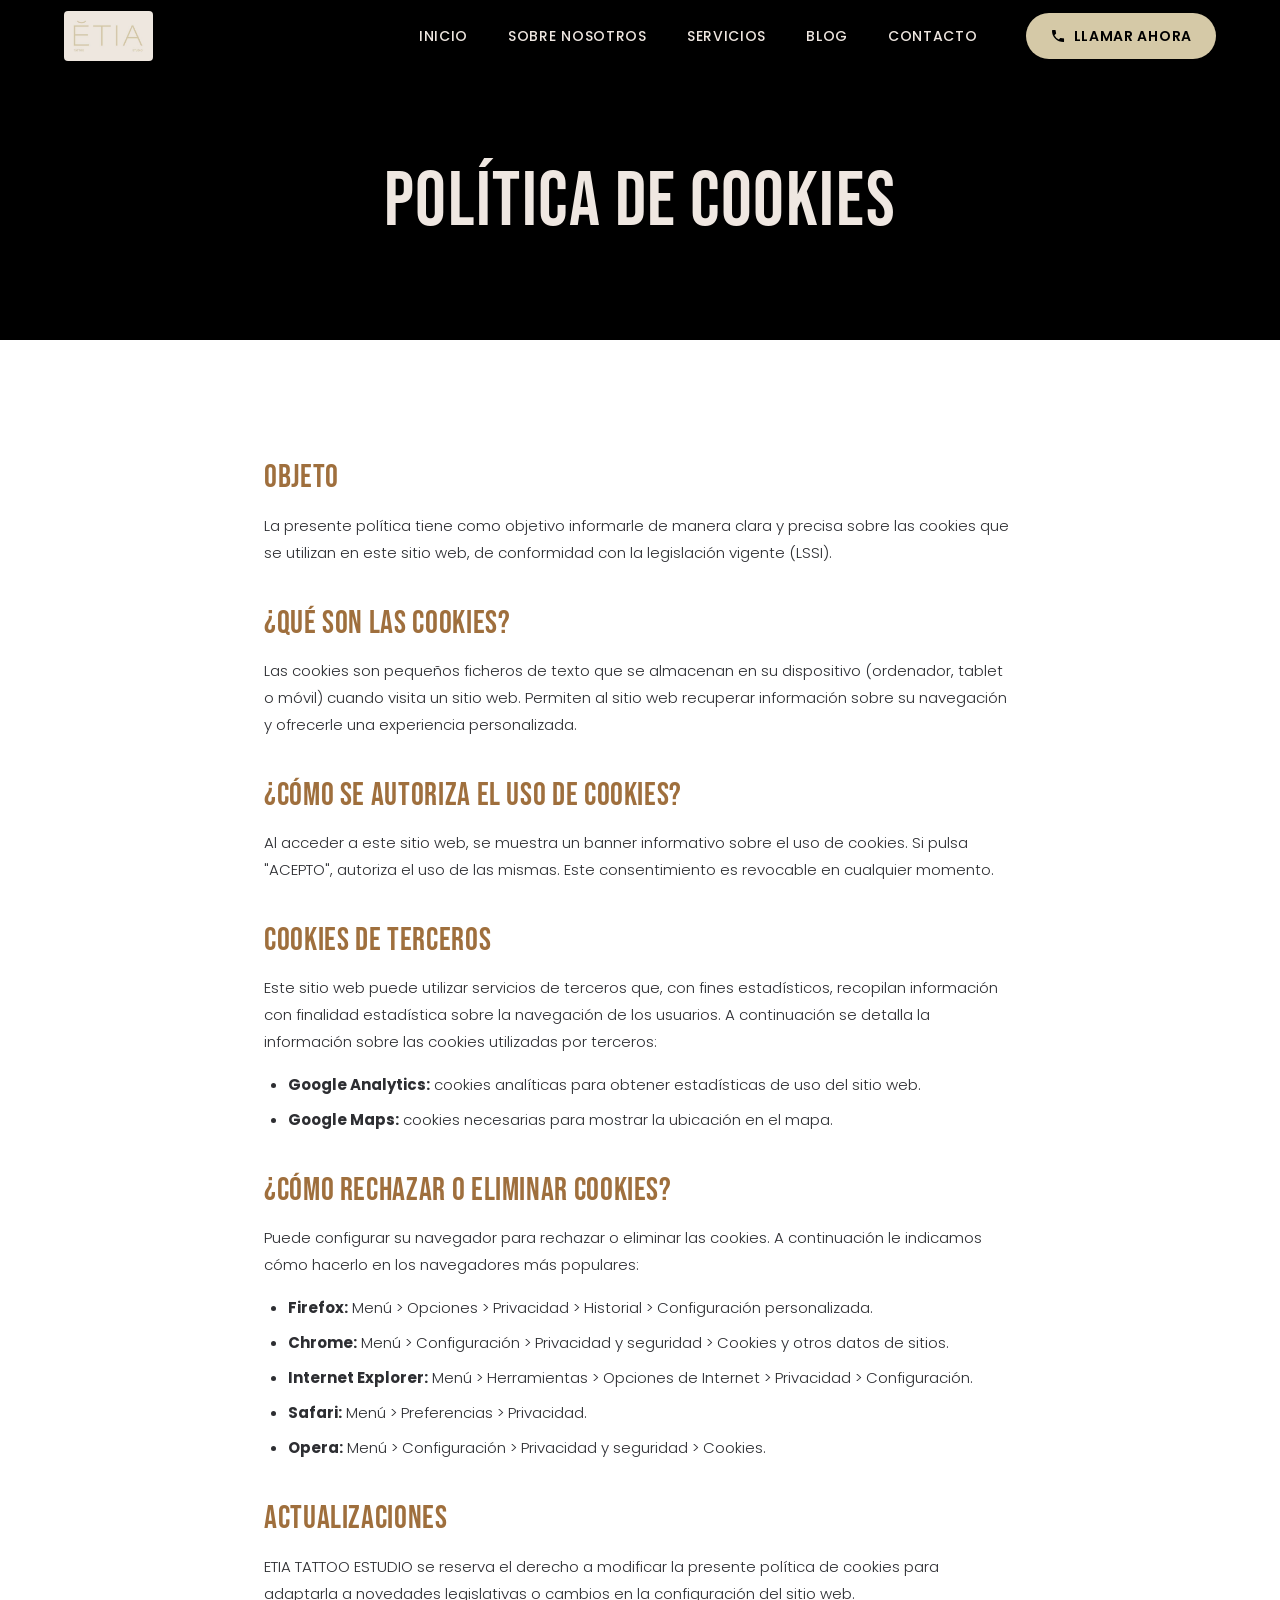
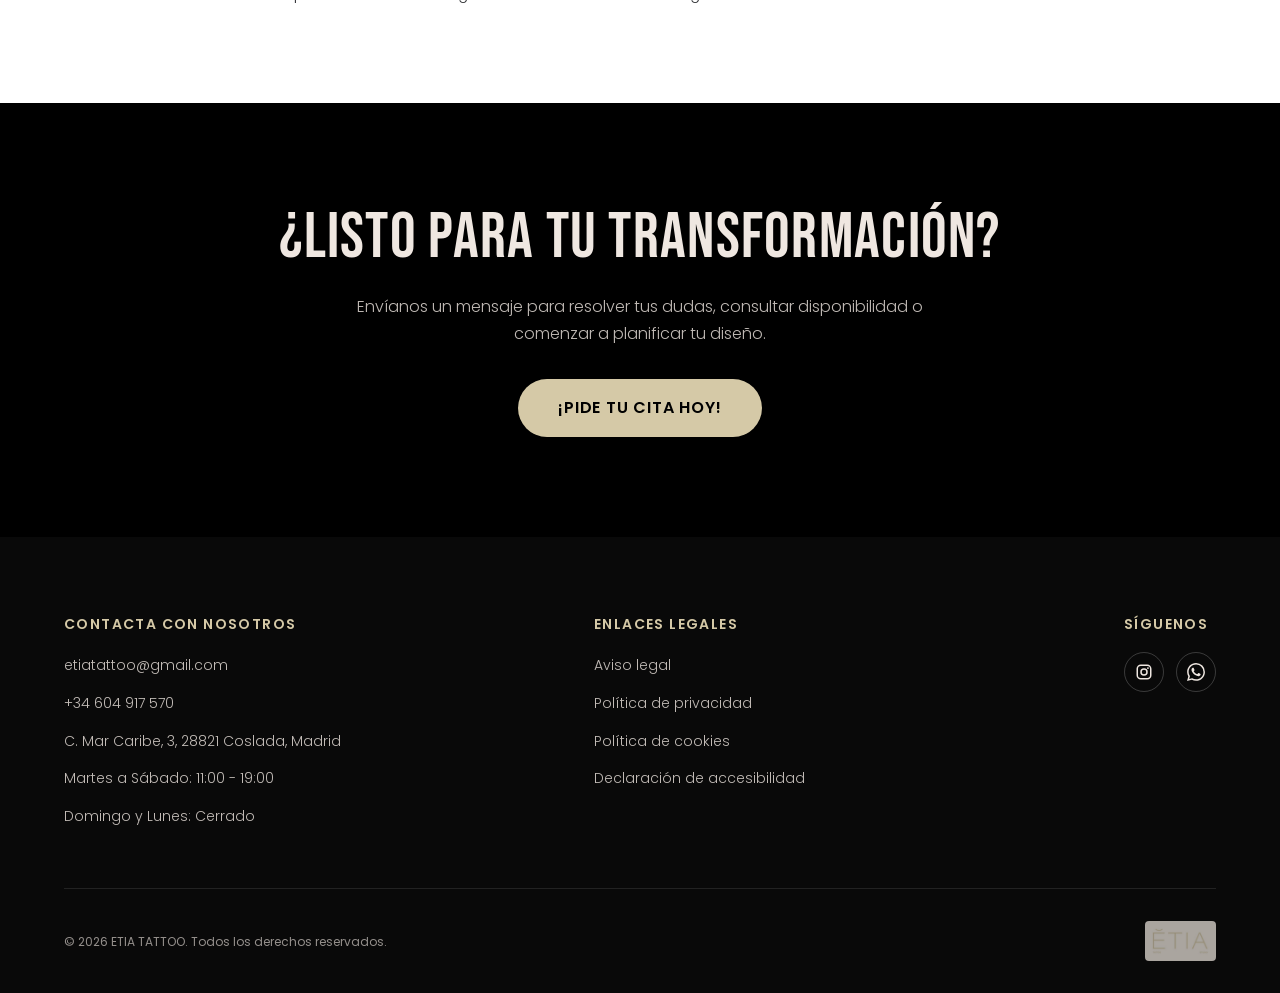
<file: politica-de-cookies.html>
<!DOCTYPE html>
<html lang="es">
<head>
  <meta charset="UTF-8">
  <meta name="viewport" content="width=device-width, initial-scale=1.0">
  <link rel="icon" type="image/png" sizes="32x32" href="/favicon-32x32.png">
  <link rel="icon" type="image/png" sizes="16x16" href="/favicon-16x16.png">
  <link rel="apple-touch-icon" sizes="180x180" href="/apple-touch-icon.png">
  <title>Política de Cookies | ETIA TATTOO</title>
  <meta name="description" content="Política de cookies de ETIA TATTOO ESTUDIO.">
  <link rel="canonical" href="https://www.etiatattoo.com/politica-de-cookies">
  <meta property="og:url" content="https://www.etiatattoo.com/politica-de-cookies">
  <link rel="stylesheet" href="styles.css">
</head>
<body>

  <!-- HEADER -->
  <header class="header">
    <div class="header__inner">
      <a href="/" class="header__logo">
        <img src="assets/images/logo.jpg" alt="Logo Etia Tattoo">
      </a>
      <nav class="nav">
        <ul class="nav__list">
          <li class="nav__item"><a href="/" class="nav__link">Inicio</a></li>
          <li class="nav__item"><a href="sobre-nosotros" class="nav__link">Sobre Nosotros</a></li>
          <li class="nav__item nav__item--dropdown">
            <a href="#" class="nav__link">Servicios</a>
            <div class="nav__dropdown">
              <a href="tatuajes">Tattoos</a>
              <a href="piercing">Piercing</a>
            </div>
          </li>
          <li class="nav__item"><a href="blog" class="nav__link">Blog</a></li>
          <li class="nav__item"><a href="contacto" class="nav__link">Contacto</a></li>
        </ul>
        <a href="tel:+34604917570" class="btn btn--primary">
          <svg viewBox="0 0 24 24"><path d="M6.62 10.79a15.05 15.05 0 006.59 6.59l2.2-2.2a1 1 0 011.01-.24 11.72 11.72 0 003.66.59 1 1 0 011 1v3.59a1 1 0 01-1 1A17 17 0 013 4a1 1 0 011-1h3.59a1 1 0 011 1 11.72 11.72 0 00.59 3.66 1 1 0 01-.24 1.01l-2.32 2.12z"/></svg>
          Llamar ahora
        </a>
      </nav>
      <button class="hamburger" aria-label="Abrir menú" onclick="this.classList.toggle('active'); document.querySelector('.mobile-nav').classList.toggle('active')">
        <span></span><span></span><span></span>
      </button>
    </div>
  </header>

  <!-- MOBILE NAV -->
  <div class="mobile-nav">
    <button class="mobile-nav__close" aria-label="Cerrar menú" onclick="this.parentElement.classList.remove('active'); document.querySelector('.hamburger').classList.remove('active')">&times;</button>
    <a href="/">Inicio</a>
    <a href="sobre-nosotros">Sobre Nosotros</a>
    <a href="tatuajes">Tattoos</a>
    <a href="piercing">Piercing</a>
    <a href="blog">Blog</a>
    <a href="contacto">Contacto</a>
  </div>

  <!-- PAGE HERO -->
  <section class="page-hero">
    <div class="container">
      <h1 class="page-hero__title">Política de Cookies</h1>
    </div>
  </section>

  <!-- CONTENT -->
  <div class="legal-content">
    <h2>Objeto</h2>
    <p>La presente política tiene como objetivo informarle de manera clara y precisa sobre las cookies que se utilizan en este sitio web, de conformidad con la legislación vigente (LSSI).</p>

    <h2>¿Qué son las Cookies?</h2>
    <p>Las cookies son pequeños ficheros de texto que se almacenan en su dispositivo (ordenador, tablet o móvil) cuando visita un sitio web. Permiten al sitio web recuperar información sobre su navegación y ofrecerle una experiencia personalizada.</p>

    <h2>¿Cómo se autoriza el uso de cookies?</h2>
    <p>Al acceder a este sitio web, se muestra un banner informativo sobre el uso de cookies. Si pulsa "ACEPTO", autoriza el uso de las mismas. Este consentimiento es revocable en cualquier momento.</p>

    <h2>Cookies de terceros</h2>
    <p>Este sitio web puede utilizar servicios de terceros que, con fines estadísticos, recopilan información con finalidad estadística sobre la navegación de los usuarios. A continuación se detalla la información sobre las cookies utilizadas por terceros:</p>
    <ul>
      <li><strong>Google Analytics:</strong> cookies analíticas para obtener estadísticas de uso del sitio web.</li>
      <li><strong>Google Maps:</strong> cookies necesarias para mostrar la ubicación en el mapa.</li>
    </ul>

    <h2>¿Cómo rechazar o eliminar cookies?</h2>
    <p>Puede configurar su navegador para rechazar o eliminar las cookies. A continuación le indicamos cómo hacerlo en los navegadores más populares:</p>
    <ul>
      <li><strong>Firefox:</strong> Menú > Opciones > Privacidad > Historial > Configuración personalizada.</li>
      <li><strong>Chrome:</strong> Menú > Configuración > Privacidad y seguridad > Cookies y otros datos de sitios.</li>
      <li><strong>Internet Explorer:</strong> Menú > Herramientas > Opciones de Internet > Privacidad > Configuración.</li>
      <li><strong>Safari:</strong> Menú > Preferencias > Privacidad.</li>
      <li><strong>Opera:</strong> Menú > Configuración > Privacidad y seguridad > Cookies.</li>
    </ul>

    <h2>Actualizaciones</h2>
    <p>ETIA TATTOO ESTUDIO se reserva el derecho a modificar la presente política de cookies para adaptarla a novedades legislativas o cambios en la configuración del sitio web.</p>
  </div>

  <!-- CTA -->
  <section class="cta">
    <div class="container">
      <h2 class="cta__title">¿Listo para tu Transformación?</h2>
      <p class="cta__text">Envíanos un mensaje para resolver tus dudas, consultar disponibilidad o comenzar a planificar tu diseño.</p>
      <a href="tel:+34604917570" class="btn btn--primary btn--large">¡Pide tu cita hoy!</a>
    </div>
  </section>

  <!-- FOOTER -->
  <footer class="footer">
    <div class="container">
      <div class="footer__grid">
        <div>
          <h4 class="footer__heading">Contacta con nosotros</h4>
          <ul class="footer__list">
            <li><a href="mailto:etiatattoo@gmail.com">etiatattoo@gmail.com</a></li>
            <li><a href="tel:+34604917570">+34 604 917 570</a></li>
            <li><span>C. Mar Caribe, 3, 28821 Coslada, Madrid</span></li>
            <li><span>Martes a Sábado: 11:00 - 19:00</span></li>
            <li><span>Domingo y Lunes: Cerrado</span></li>
          </ul>
        </div>
        <div>
          <h4 class="footer__heading">Enlaces legales</h4>
          <ul class="footer__list">
            <li><a href="aviso-legal">Aviso legal</a></li>
            <li><a href="politica-de-privacidad">Política de privacidad</a></li>
            <li><a href="politica-de-cookies">Política de cookies</a></li>
            <li><a href="declaracion-de-accesibilidad">Declaración de accesibilidad</a></li>
          </ul>
        </div>
        <div>
          <h4 class="footer__heading">Síguenos</h4>
          <div class="footer__social">
            <a href="https://instagram.com/etia.tattoo" target="_blank" rel="noopener" aria-label="Instagram">
              <svg viewBox="0 0 24 24"><path d="M7.8 2h8.4C19.4 2 22 4.6 22 7.8v8.4a5.8 5.8 0 01-5.8 5.8H7.8C4.6 22 2 19.4 2 16.2V7.8A5.8 5.8 0 017.8 2zm-.2 2A3.6 3.6 0 004 7.6v8.8A3.6 3.6 0 007.6 20h8.8a3.6 3.6 0 003.6-3.6V7.6A3.6 3.6 0 0016.4 4H7.6zm9.65 1.5a1.25 1.25 0 110 2.5 1.25 1.25 0 010-2.5zM12 7a5 5 0 110 10 5 5 0 010-10zm0 2a3 3 0 100 6 3 3 0 000-6z"/></svg>
            </a>
            <a href="https://wa.me/34604917570" target="_blank" rel="noopener" aria-label="WhatsApp">
              <svg viewBox="0 0 24 24"><path d="M17.472 14.382c-.297-.149-1.758-.867-2.03-.967-.273-.099-.471-.148-.67.15-.197.297-.767.966-.94 1.164-.173.199-.347.223-.644.075-.297-.15-1.255-.463-2.39-1.475-.883-.788-1.48-1.761-1.653-2.059-.173-.297-.018-.458.13-.606.134-.133.298-.347.446-.52.149-.174.198-.298.298-.497.099-.198.05-.371-.025-.52-.075-.149-.669-1.612-.916-2.207-.242-.579-.487-.5-.669-.51l-.57-.01c-.198 0-.52.074-.792.372-.272.297-1.04 1.016-1.04 2.479 0 1.462 1.065 2.875 1.213 3.074.149.198 2.096 3.2 5.077 4.487.709.306 1.262.489 1.694.625.712.227 1.36.195 1.871.118.571-.085 1.758-.719 2.006-1.413.248-.694.248-1.289.173-1.413-.074-.124-.272-.198-.57-.347m-5.421 7.403h-.004a9.87 9.87 0 01-5.031-1.378l-.361-.214-3.741.982.998-3.648-.235-.374a9.86 9.86 0 01-1.51-5.26c.001-5.45 4.436-9.884 9.888-9.884 2.64 0 5.122 1.03 6.988 2.898a9.825 9.825 0 012.893 6.994c-.003 5.45-4.437 9.884-9.885 9.884m8.413-18.297A11.815 11.815 0 0012.05 0C5.495 0 .16 5.335.157 11.892c0 2.096.547 4.142 1.588 5.945L.057 24l6.305-1.654a11.882 11.882 0 005.683 1.448h.005c6.554 0 11.89-5.335 11.893-11.893a11.821 11.821 0 00-3.48-8.413z"/></svg>
            </a>
          </div>
        </div>
      </div>
      <div class="footer__bottom">
        <p class="footer__copyright">&copy; 2026 ETIA TATTOO. Todos los derechos reservados.</p>
        <div class="footer__logo">
          <img src="assets/images/logo.jpg" alt="Etia Tattoo">
        </div>
      </div>
    </div>
  </footer>

</body>
</html>
</file>
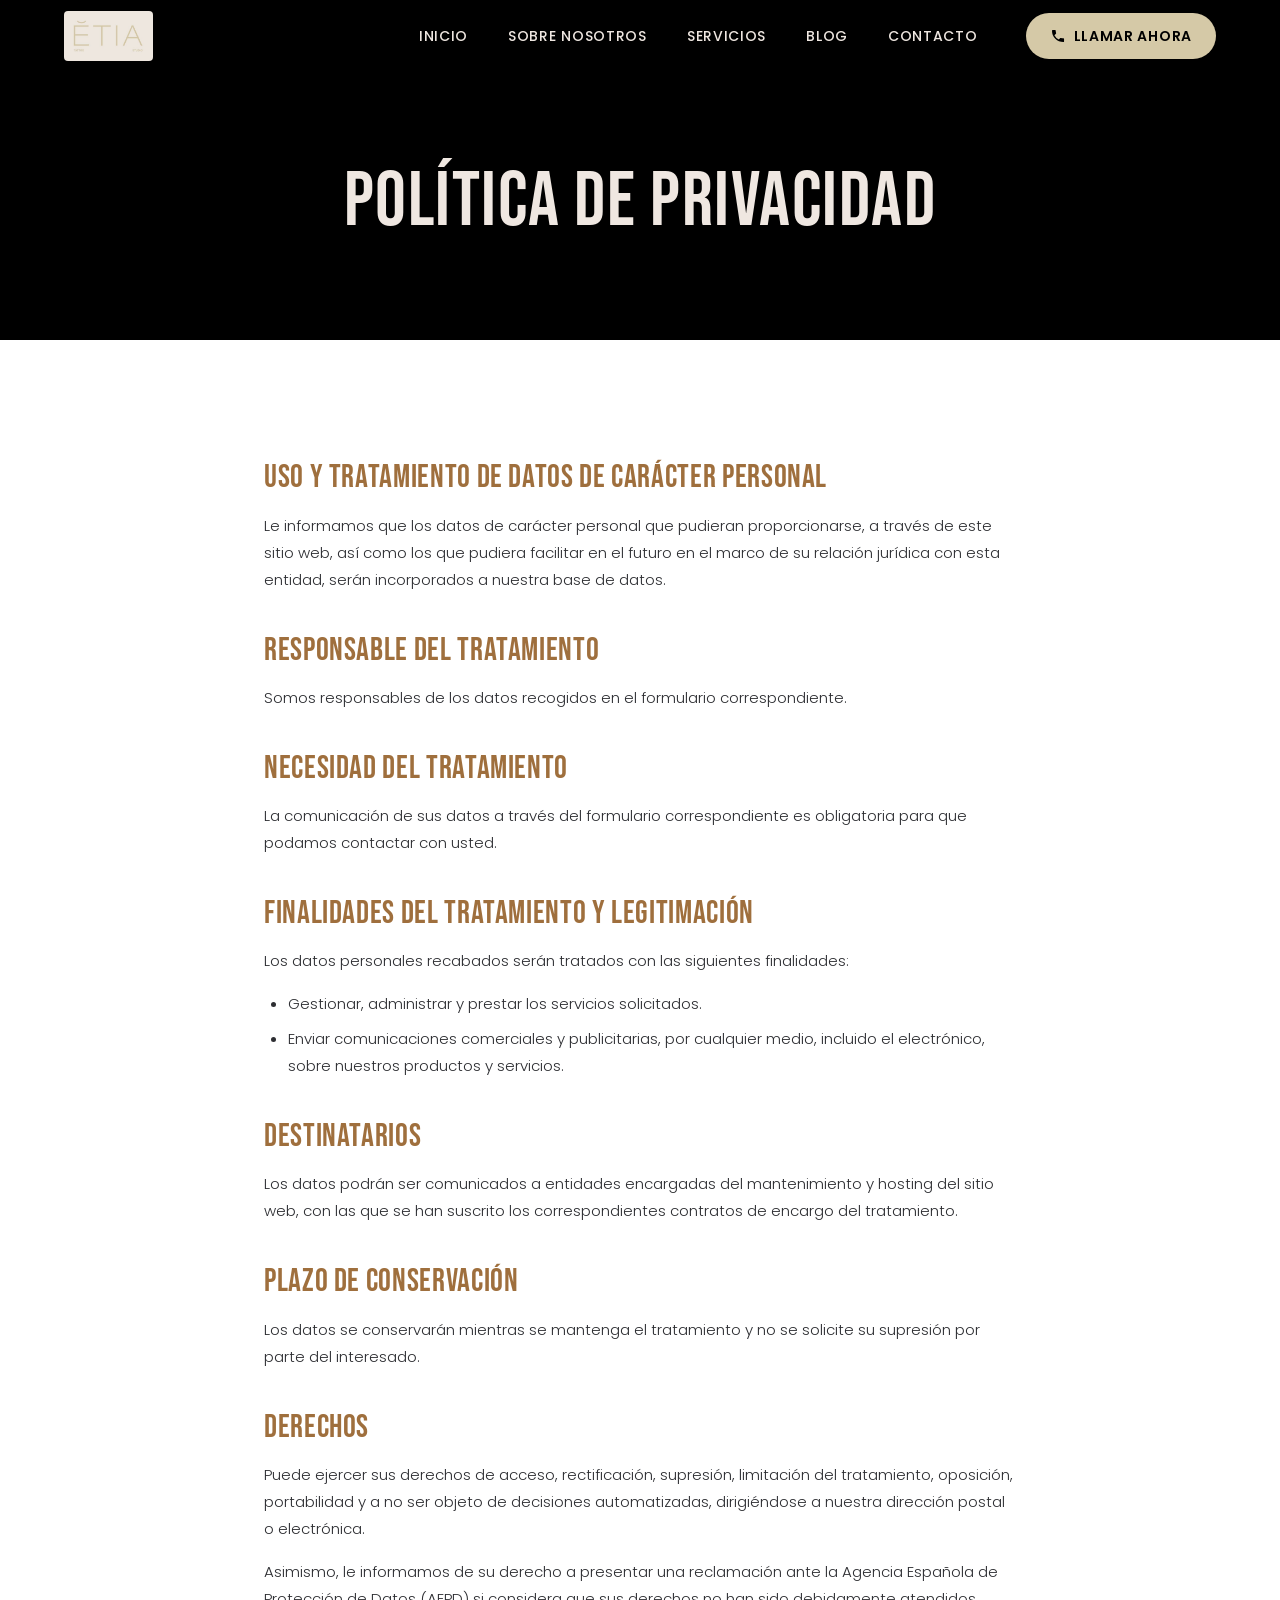
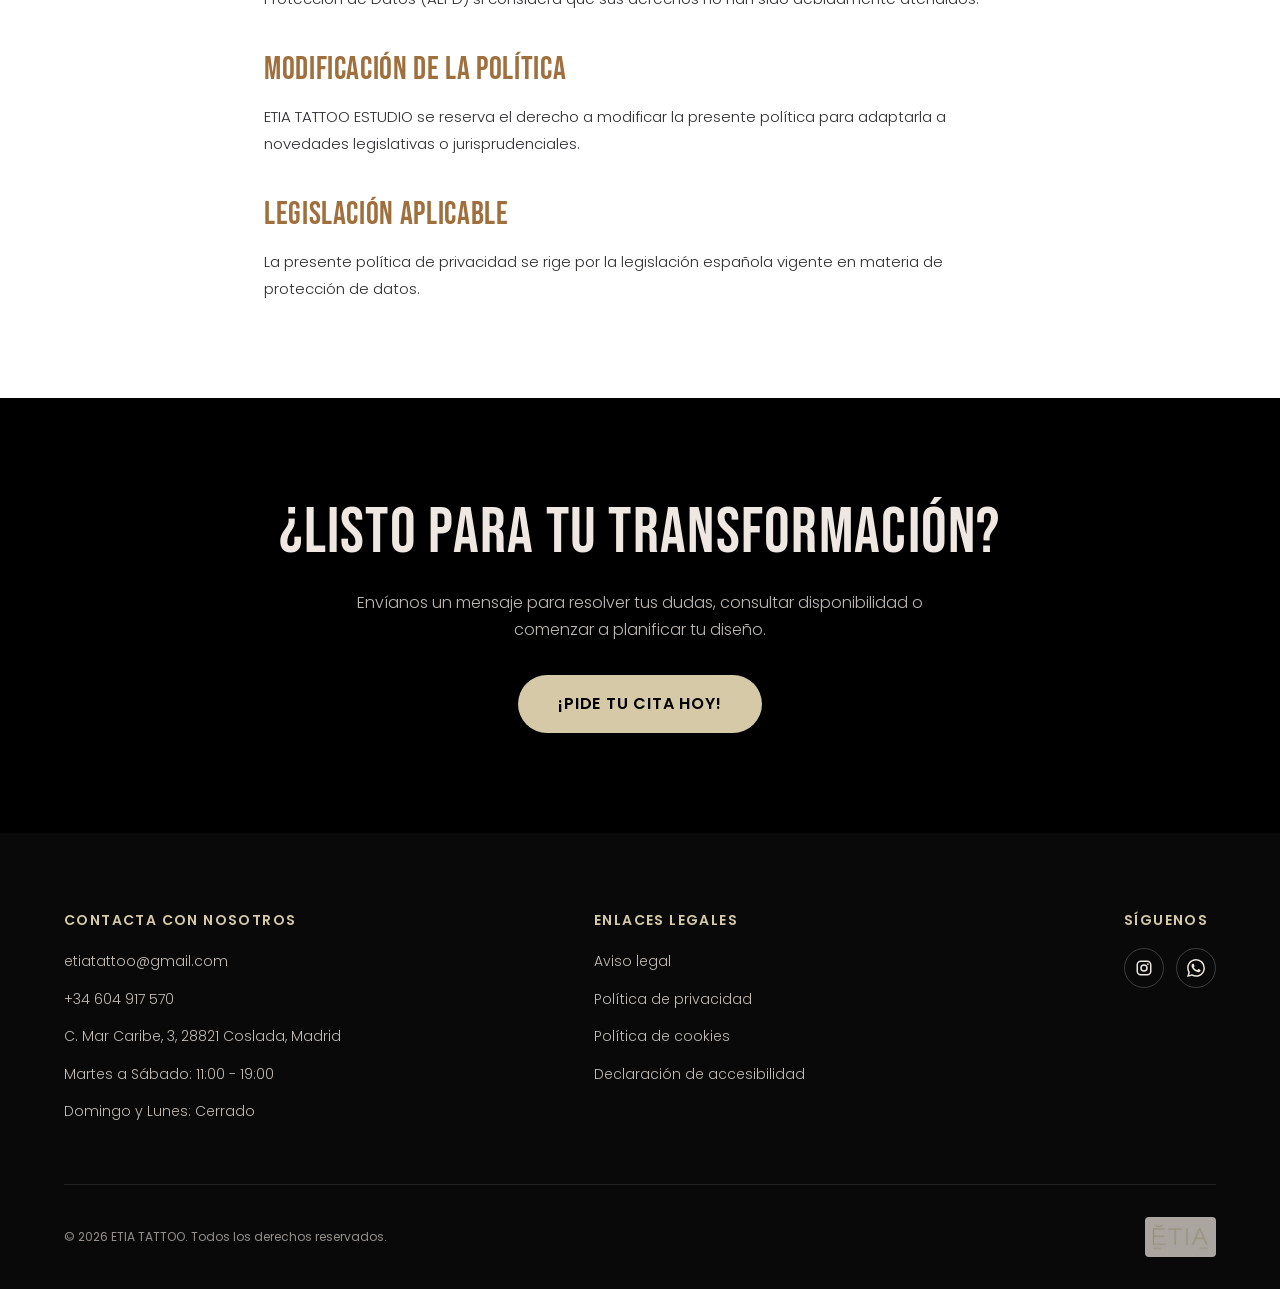
<file: politica-de-privacidad.html>
<!DOCTYPE html>
<html lang="es">
<head>
  <meta charset="UTF-8">
  <meta name="viewport" content="width=device-width, initial-scale=1.0">
  <link rel="icon" type="image/png" sizes="32x32" href="/favicon-32x32.png">
  <link rel="icon" type="image/png" sizes="16x16" href="/favicon-16x16.png">
  <link rel="apple-touch-icon" sizes="180x180" href="/apple-touch-icon.png">
  <title>Política de Privacidad | ETIA TATTOO</title>
  <meta name="description" content="Política de privacidad de ETIA TATTOO ESTUDIO.">
  <link rel="canonical" href="https://www.etiatattoo.com/politica-de-privacidad">
  <meta property="og:url" content="https://www.etiatattoo.com/politica-de-privacidad">
  <link rel="stylesheet" href="styles.css">
</head>
<body>

  <!-- HEADER -->
  <header class="header">
    <div class="header__inner">
      <a href="/" class="header__logo">
        <img src="assets/images/logo.jpg" alt="Logo Etia Tattoo">
      </a>
      <nav class="nav">
        <ul class="nav__list">
          <li class="nav__item"><a href="/" class="nav__link">Inicio</a></li>
          <li class="nav__item"><a href="sobre-nosotros" class="nav__link">Sobre Nosotros</a></li>
          <li class="nav__item nav__item--dropdown">
            <a href="#" class="nav__link">Servicios</a>
            <div class="nav__dropdown">
              <a href="tatuajes">Tattoos</a>
              <a href="piercing">Piercing</a>
            </div>
          </li>
          <li class="nav__item"><a href="blog" class="nav__link">Blog</a></li>
          <li class="nav__item"><a href="contacto" class="nav__link">Contacto</a></li>
        </ul>
        <a href="tel:+34604917570" class="btn btn--primary">
          <svg viewBox="0 0 24 24"><path d="M6.62 10.79a15.05 15.05 0 006.59 6.59l2.2-2.2a1 1 0 011.01-.24 11.72 11.72 0 003.66.59 1 1 0 011 1v3.59a1 1 0 01-1 1A17 17 0 013 4a1 1 0 011-1h3.59a1 1 0 011 1 11.72 11.72 0 00.59 3.66 1 1 0 01-.24 1.01l-2.32 2.12z"/></svg>
          Llamar ahora
        </a>
      </nav>
      <button class="hamburger" aria-label="Abrir menú" onclick="this.classList.toggle('active'); document.querySelector('.mobile-nav').classList.toggle('active')">
        <span></span><span></span><span></span>
      </button>
    </div>
  </header>

  <!-- MOBILE NAV -->
  <div class="mobile-nav">
    <button class="mobile-nav__close" aria-label="Cerrar menú" onclick="this.parentElement.classList.remove('active'); document.querySelector('.hamburger').classList.remove('active')">&times;</button>
    <a href="/">Inicio</a>
    <a href="sobre-nosotros">Sobre Nosotros</a>
    <a href="tatuajes">Tattoos</a>
    <a href="piercing">Piercing</a>
    <a href="blog">Blog</a>
    <a href="contacto">Contacto</a>
  </div>

  <!-- PAGE HERO -->
  <section class="page-hero">
    <div class="container">
      <h1 class="page-hero__title">Política de Privacidad</h1>
    </div>
  </section>

  <!-- CONTENT -->
  <div class="legal-content">
    <h2>Uso y Tratamiento de Datos de Carácter Personal</h2>
    <p>Le informamos que los datos de carácter personal que pudieran proporcionarse, a través de este sitio web, así como los que pudiera facilitar en el futuro en el marco de su relación jurídica con esta entidad, serán incorporados a nuestra base de datos.</p>

    <h2>Responsable del Tratamiento</h2>
    <p>Somos responsables de los datos recogidos en el formulario correspondiente.</p>

    <h2>Necesidad del Tratamiento</h2>
    <p>La comunicación de sus datos a través del formulario correspondiente es obligatoria para que podamos contactar con usted.</p>

    <h2>Finalidades del Tratamiento y Legitimación</h2>
    <p>Los datos personales recabados serán tratados con las siguientes finalidades:</p>
    <ul>
      <li>Gestionar, administrar y prestar los servicios solicitados.</li>
      <li>Enviar comunicaciones comerciales y publicitarias, por cualquier medio, incluido el electrónico, sobre nuestros productos y servicios.</li>
    </ul>

    <h2>Destinatarios</h2>
    <p>Los datos podrán ser comunicados a entidades encargadas del mantenimiento y hosting del sitio web, con las que se han suscrito los correspondientes contratos de encargo del tratamiento.</p>

    <h2>Plazo de Conservación</h2>
    <p>Los datos se conservarán mientras se mantenga el tratamiento y no se solicite su supresión por parte del interesado.</p>

    <h2>Derechos</h2>
    <p>Puede ejercer sus derechos de acceso, rectificación, supresión, limitación del tratamiento, oposición, portabilidad y a no ser objeto de decisiones automatizadas, dirigiéndose a nuestra dirección postal o electrónica.</p>
    <p>Asimismo, le informamos de su derecho a presentar una reclamación ante la Agencia Española de Protección de Datos (AEPD) si considera que sus derechos no han sido debidamente atendidos.</p>

    <h2>Modificación de la Política</h2>
    <p>ETIA TATTOO ESTUDIO se reserva el derecho a modificar la presente política para adaptarla a novedades legislativas o jurisprudenciales.</p>

    <h2>Legislación Aplicable</h2>
    <p>La presente política de privacidad se rige por la legislación española vigente en materia de protección de datos.</p>
  </div>

  <!-- CTA -->
  <section class="cta">
    <div class="container">
      <h2 class="cta__title">¿Listo para tu Transformación?</h2>
      <p class="cta__text">Envíanos un mensaje para resolver tus dudas, consultar disponibilidad o comenzar a planificar tu diseño.</p>
      <a href="tel:+34604917570" class="btn btn--primary btn--large">¡Pide tu cita hoy!</a>
    </div>
  </section>

  <!-- FOOTER -->
  <footer class="footer">
    <div class="container">
      <div class="footer__grid">
        <div>
          <h4 class="footer__heading">Contacta con nosotros</h4>
          <ul class="footer__list">
            <li><a href="mailto:etiatattoo@gmail.com">etiatattoo@gmail.com</a></li>
            <li><a href="tel:+34604917570">+34 604 917 570</a></li>
            <li><span>C. Mar Caribe, 3, 28821 Coslada, Madrid</span></li>
            <li><span>Martes a Sábado: 11:00 - 19:00</span></li>
            <li><span>Domingo y Lunes: Cerrado</span></li>
          </ul>
        </div>
        <div>
          <h4 class="footer__heading">Enlaces legales</h4>
          <ul class="footer__list">
            <li><a href="aviso-legal">Aviso legal</a></li>
            <li><a href="politica-de-privacidad">Política de privacidad</a></li>
            <li><a href="politica-de-cookies">Política de cookies</a></li>
            <li><a href="declaracion-de-accesibilidad">Declaración de accesibilidad</a></li>
          </ul>
        </div>
        <div>
          <h4 class="footer__heading">Síguenos</h4>
          <div class="footer__social">
            <a href="https://instagram.com/etia.tattoo" target="_blank" rel="noopener" aria-label="Instagram">
              <svg viewBox="0 0 24 24"><path d="M7.8 2h8.4C19.4 2 22 4.6 22 7.8v8.4a5.8 5.8 0 01-5.8 5.8H7.8C4.6 22 2 19.4 2 16.2V7.8A5.8 5.8 0 017.8 2zm-.2 2A3.6 3.6 0 004 7.6v8.8A3.6 3.6 0 007.6 20h8.8a3.6 3.6 0 003.6-3.6V7.6A3.6 3.6 0 0016.4 4H7.6zm9.65 1.5a1.25 1.25 0 110 2.5 1.25 1.25 0 010-2.5zM12 7a5 5 0 110 10 5 5 0 010-10zm0 2a3 3 0 100 6 3 3 0 000-6z"/></svg>
            </a>
            <a href="https://wa.me/34604917570" target="_blank" rel="noopener" aria-label="WhatsApp">
              <svg viewBox="0 0 24 24"><path d="M17.472 14.382c-.297-.149-1.758-.867-2.03-.967-.273-.099-.471-.148-.67.15-.197.297-.767.966-.94 1.164-.173.199-.347.223-.644.075-.297-.15-1.255-.463-2.39-1.475-.883-.788-1.48-1.761-1.653-2.059-.173-.297-.018-.458.13-.606.134-.133.298-.347.446-.52.149-.174.198-.298.298-.497.099-.198.05-.371-.025-.52-.075-.149-.669-1.612-.916-2.207-.242-.579-.487-.5-.669-.51l-.57-.01c-.198 0-.52.074-.792.372-.272.297-1.04 1.016-1.04 2.479 0 1.462 1.065 2.875 1.213 3.074.149.198 2.096 3.2 5.077 4.487.709.306 1.262.489 1.694.625.712.227 1.36.195 1.871.118.571-.085 1.758-.719 2.006-1.413.248-.694.248-1.289.173-1.413-.074-.124-.272-.198-.57-.347m-5.421 7.403h-.004a9.87 9.87 0 01-5.031-1.378l-.361-.214-3.741.982.998-3.648-.235-.374a9.86 9.86 0 01-1.51-5.26c.001-5.45 4.436-9.884 9.888-9.884 2.64 0 5.122 1.03 6.988 2.898a9.825 9.825 0 012.893 6.994c-.003 5.45-4.437 9.884-9.885 9.884m8.413-18.297A11.815 11.815 0 0012.05 0C5.495 0 .16 5.335.157 11.892c0 2.096.547 4.142 1.588 5.945L.057 24l6.305-1.654a11.882 11.882 0 005.683 1.448h.005c6.554 0 11.89-5.335 11.893-11.893a11.821 11.821 0 00-3.48-8.413z"/></svg>
            </a>
          </div>
        </div>
      </div>
      <div class="footer__bottom">
        <p class="footer__copyright">&copy; 2026 ETIA TATTOO. Todos los derechos reservados.</p>
        <div class="footer__logo">
          <img src="assets/images/logo.jpg" alt="Etia Tattoo">
        </div>
      </div>
    </div>
  </footer>

</body>
</html>
</file>
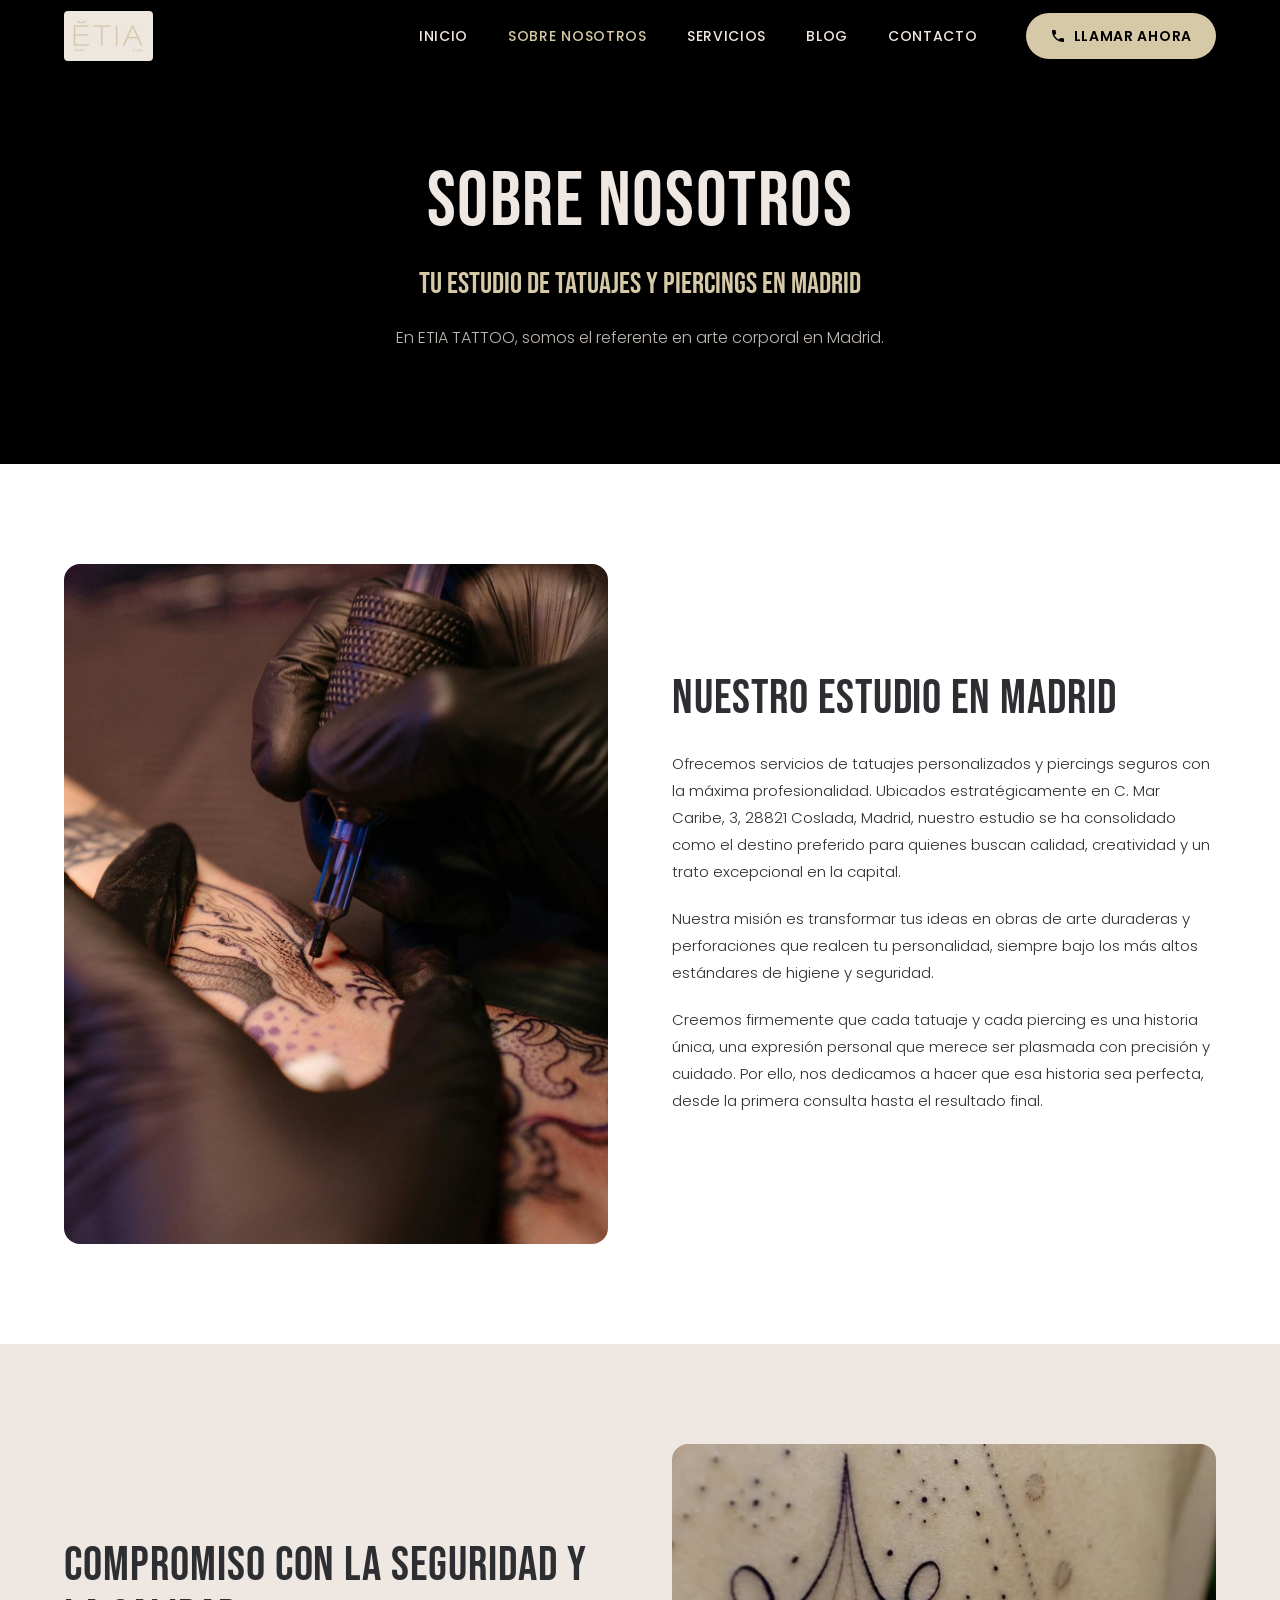
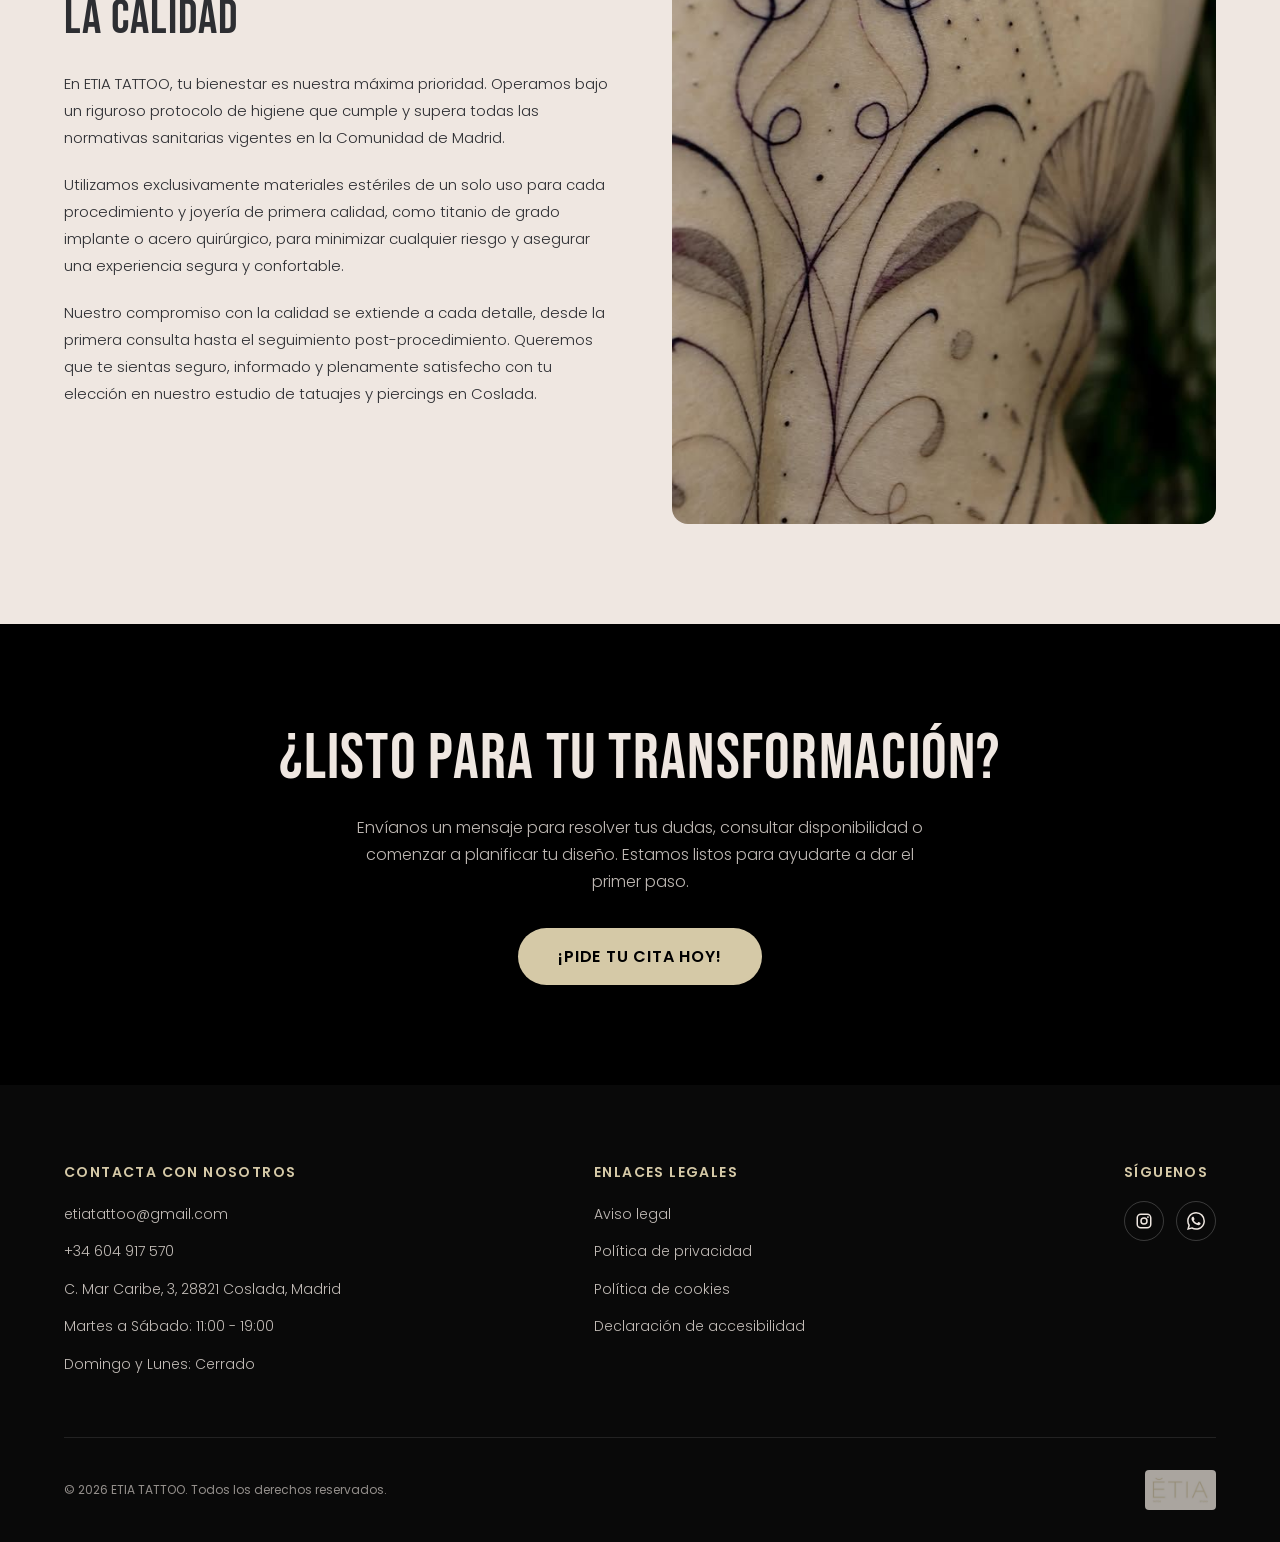
<file: sobre-nosotros.html>
<!DOCTYPE html>
<html lang="es">
<head>
  <meta charset="UTF-8">
  <meta name="viewport" content="width=device-width, initial-scale=1.0">
  <link rel="icon" type="image/png" sizes="32x32" href="/favicon-32x32.png">
  <link rel="icon" type="image/png" sizes="16x16" href="/favicon-16x16.png">
  <link rel="apple-touch-icon" sizes="180x180" href="/apple-touch-icon.png">
  <title>Sobre ETIA TATTOO: Tatuajes y Piercings en Coslada</title>
  <meta name="description" content="Conoce ETIA TATTOO, tu estudio de confianza para tatuajes personalizados y piercings seguros en Madrid. Artistas expertos y máxima higiene en Coslada.">
  <link rel="canonical" href="https://www.etiatattoo.com/sobre-nosotros">
  <meta property="og:url" content="https://www.etiatattoo.com/sobre-nosotros">
  <link rel="stylesheet" href="styles.css">
  <script type="application/ld+json">
  {
    "@context": "https://schema.org",
    "@graph": [
      {
        "@type": "AboutPage",
        "url": "https://www.etiatattoo.com/sobre-nosotros",
        "name": "Sobre ETIA TATTOO",
        "about": {
          "@id": "https://www.etiatattoo.com/#business"
        },
        "isPartOf": {
          "@id": "https://www.etiatattoo.com/#website"
        }
      },
      {
        "@type": "BreadcrumbList",
        "itemListElement": [
          {
            "@type": "ListItem",
            "position": 1,
            "name": "Inicio",
            "item": "https://www.etiatattoo.com/"
          },
          {
            "@type": "ListItem",
            "position": 2,
            "name": "Sobre Nosotros"
          }
        ]
      }
    ]
  }
  </script>
</head>
<body>

  <!-- HEADER -->
  <header class="header">
    <div class="header__inner">
      <a href="/" class="header__logo">
        <img src="assets/images/logo.jpg" alt="Logo Etia Tattoo">
      </a>
      <nav class="nav">
        <ul class="nav__list">
          <li class="nav__item"><a href="/" class="nav__link">Inicio</a></li>
          <li class="nav__item"><a href="sobre-nosotros" class="nav__link nav__link--active">Sobre Nosotros</a></li>
          <li class="nav__item nav__item--dropdown">
            <a href="#" class="nav__link">Servicios</a>
            <div class="nav__dropdown">
              <a href="tatuajes">Tattoos</a>
              <a href="piercing">Piercing</a>
            </div>
          </li>
          <li class="nav__item"><a href="blog" class="nav__link">Blog</a></li>
          <li class="nav__item"><a href="contacto" class="nav__link">Contacto</a></li>
        </ul>
        <a href="tel:+34604917570" class="btn btn--primary">
          <svg viewBox="0 0 24 24"><path d="M6.62 10.79a15.05 15.05 0 006.59 6.59l2.2-2.2a1 1 0 011.01-.24 11.72 11.72 0 003.66.59 1 1 0 011 1v3.59a1 1 0 01-1 1A17 17 0 013 4a1 1 0 011-1h3.59a1 1 0 011 1 11.72 11.72 0 00.59 3.66 1 1 0 01-.24 1.01l-2.32 2.12z"/></svg>
          Llamar ahora
        </a>
      </nav>
      <button class="hamburger" aria-label="Abrir menú" onclick="this.classList.toggle('active'); document.querySelector('.mobile-nav').classList.toggle('active')">
        <span></span><span></span><span></span>
      </button>
    </div>
  </header>

  <!-- MOBILE NAV -->
  <div class="mobile-nav">
    <button class="mobile-nav__close" aria-label="Cerrar menú" onclick="this.parentElement.classList.remove('active'); document.querySelector('.hamburger').classList.remove('active')">&times;</button>
    <a href="/">Inicio</a>
    <a href="sobre-nosotros">Sobre Nosotros</a>
    <a href="tatuajes">Tattoos</a>
    <a href="piercing">Piercing</a>
    <a href="blog">Blog</a>
    <a href="contacto">Contacto</a>
    <a href="tel:+34604917570" class="btn btn--primary" style="margin-top:16px">Llamar ahora</a>
  </div>

  <!-- PAGE HERO -->
  <section class="page-hero">
    <div class="container">
      <h1 class="page-hero__title">Sobre Nosotros</h1>
      <p class="page-hero__subtitle">Tu Estudio de Tatuajes y Piercings en Madrid</p>
      <p class="page-hero__text">En ETIA TATTOO, somos el referente en arte corporal en Madrid.</p>
    </div>
  </section>

  <!-- ABOUT CONTENT -->
  <section class="section">
    <div class="container">
      <div class="content-split">
        <div class="content-split__image">
          <img src="assets/images/about-hero.jpeg" alt="Tatuaje Etia Tattoo">
        </div>
        <div class="content-split__body">
          <h2>Nuestro Estudio en Madrid</h2>
          <p>Ofrecemos servicios de tatuajes personalizados y piercings seguros con la máxima profesionalidad. Ubicados estratégicamente en C. Mar Caribe, 3, 28821 Coslada, Madrid, nuestro estudio se ha consolidado como el destino preferido para quienes buscan calidad, creatividad y un trato excepcional en la capital.</p>
          <p>Nuestra misión es transformar tus ideas en obras de arte duraderas y perforaciones que realcen tu personalidad, siempre bajo los más altos estándares de higiene y seguridad.</p>
          <p>Creemos firmemente que cada tatuaje y cada piercing es una historia única, una expresión personal que merece ser plasmada con precisión y cuidado. Por ello, nos dedicamos a hacer que esa historia sea perfecta, desde la primera consulta hasta el resultado final.</p>
        </div>
      </div>
    </div>
  </section>

  <!-- COMMITMENT SECTION -->
  <section class="section section--cream">
    <div class="container">
      <div class="content-split content-split--reverse">
        <div class="content-split__image">
          <img src="assets/images/tattoo-39.jpg" alt="Tatuaje Etia Tattoo">
        </div>
        <div class="content-split__body">
          <h2>Compromiso con la Seguridad y la Calidad</h2>
          <p>En ETIA TATTOO, tu bienestar es nuestra máxima prioridad. Operamos bajo un riguroso protocolo de higiene que cumple y supera todas las normativas sanitarias vigentes en la Comunidad de Madrid.</p>
          <p>Utilizamos exclusivamente materiales estériles de un solo uso para cada procedimiento y joyería de primera calidad, como titanio de grado implante o acero quirúrgico, para minimizar cualquier riesgo y asegurar una experiencia segura y confortable.</p>
          <p>Nuestro compromiso con la calidad se extiende a cada detalle, desde la primera consulta hasta el seguimiento post-procedimiento. Queremos que te sientas seguro, informado y plenamente satisfecho con tu elección en nuestro estudio de tatuajes y piercings en Coslada.</p>
        </div>
      </div>
    </div>
  </section>

  <!-- CTA -->
  <section class="cta">
    <div class="container">
      <h2 class="cta__title">¿Listo para tu Transformación?</h2>
      <p class="cta__text">Envíanos un mensaje para resolver tus dudas, consultar disponibilidad o comenzar a planificar tu diseño. Estamos listos para ayudarte a dar el primer paso.</p>
      <a href="tel:+34604917570" class="btn btn--primary btn--large">¡Pide tu cita hoy!</a>
    </div>
  </section>

  <!-- FOOTER -->
  <footer class="footer">
    <div class="container">
      <div class="footer__grid">
        <div>
          <h4 class="footer__heading">Contacta con nosotros</h4>
          <ul class="footer__list">
            <li><a href="mailto:etiatattoo@gmail.com">etiatattoo@gmail.com</a></li>
            <li><a href="tel:+34604917570">+34 604 917 570</a></li>
            <li><span>C. Mar Caribe, 3, 28821 Coslada, Madrid</span></li>
            <li><span>Martes a Sábado: 11:00 - 19:00</span></li>
            <li><span>Domingo y Lunes: Cerrado</span></li>
          </ul>
        </div>
        <div>
          <h4 class="footer__heading">Enlaces legales</h4>
          <ul class="footer__list">
            <li><a href="aviso-legal">Aviso legal</a></li>
            <li><a href="politica-de-privacidad">Política de privacidad</a></li>
            <li><a href="politica-de-cookies">Política de cookies</a></li>
            <li><a href="declaracion-de-accesibilidad">Declaración de accesibilidad</a></li>
          </ul>
        </div>
        <div>
          <h4 class="footer__heading">Síguenos</h4>
          <div class="footer__social">
            <a href="https://instagram.com/etia.tattoo" target="_blank" rel="noopener" aria-label="Instagram">
              <svg viewBox="0 0 24 24"><path d="M7.8 2h8.4C19.4 2 22 4.6 22 7.8v8.4a5.8 5.8 0 01-5.8 5.8H7.8C4.6 22 2 19.4 2 16.2V7.8A5.8 5.8 0 017.8 2zm-.2 2A3.6 3.6 0 004 7.6v8.8A3.6 3.6 0 007.6 20h8.8a3.6 3.6 0 003.6-3.6V7.6A3.6 3.6 0 0016.4 4H7.6zm9.65 1.5a1.25 1.25 0 110 2.5 1.25 1.25 0 010-2.5zM12 7a5 5 0 110 10 5 5 0 010-10zm0 2a3 3 0 100 6 3 3 0 000-6z"/></svg>
            </a>
            <a href="https://wa.me/34604917570" target="_blank" rel="noopener" aria-label="WhatsApp">
              <svg viewBox="0 0 24 24"><path d="M17.472 14.382c-.297-.149-1.758-.867-2.03-.967-.273-.099-.471-.148-.67.15-.197.297-.767.966-.94 1.164-.173.199-.347.223-.644.075-.297-.15-1.255-.463-2.39-1.475-.883-.788-1.48-1.761-1.653-2.059-.173-.297-.018-.458.13-.606.134-.133.298-.347.446-.52.149-.174.198-.298.298-.497.099-.198.05-.371-.025-.52-.075-.149-.669-1.612-.916-2.207-.242-.579-.487-.5-.669-.51l-.57-.01c-.198 0-.52.074-.792.372-.272.297-1.04 1.016-1.04 2.479 0 1.462 1.065 2.875 1.213 3.074.149.198 2.096 3.2 5.077 4.487.709.306 1.262.489 1.694.625.712.227 1.36.195 1.871.118.571-.085 1.758-.719 2.006-1.413.248-.694.248-1.289.173-1.413-.074-.124-.272-.198-.57-.347m-5.421 7.403h-.004a9.87 9.87 0 01-5.031-1.378l-.361-.214-3.741.982.998-3.648-.235-.374a9.86 9.86 0 01-1.51-5.26c.001-5.45 4.436-9.884 9.888-9.884 2.64 0 5.122 1.03 6.988 2.898a9.825 9.825 0 012.893 6.994c-.003 5.45-4.437 9.884-9.885 9.884m8.413-18.297A11.815 11.815 0 0012.05 0C5.495 0 .16 5.335.157 11.892c0 2.096.547 4.142 1.588 5.945L.057 24l6.305-1.654a11.882 11.882 0 005.683 1.448h.005c6.554 0 11.89-5.335 11.893-11.893a11.821 11.821 0 00-3.48-8.413z"/></svg>
            </a>
          </div>
        </div>
      </div>
      <div class="footer__bottom">
        <p class="footer__copyright">&copy; 2026 ETIA TATTOO. Todos los derechos reservados.</p>
        <div class="footer__logo">
          <img src="assets/images/logo.jpg" alt="Etia Tattoo">
        </div>
      </div>
    </div>
  </footer>

</body>
</html>
</file>
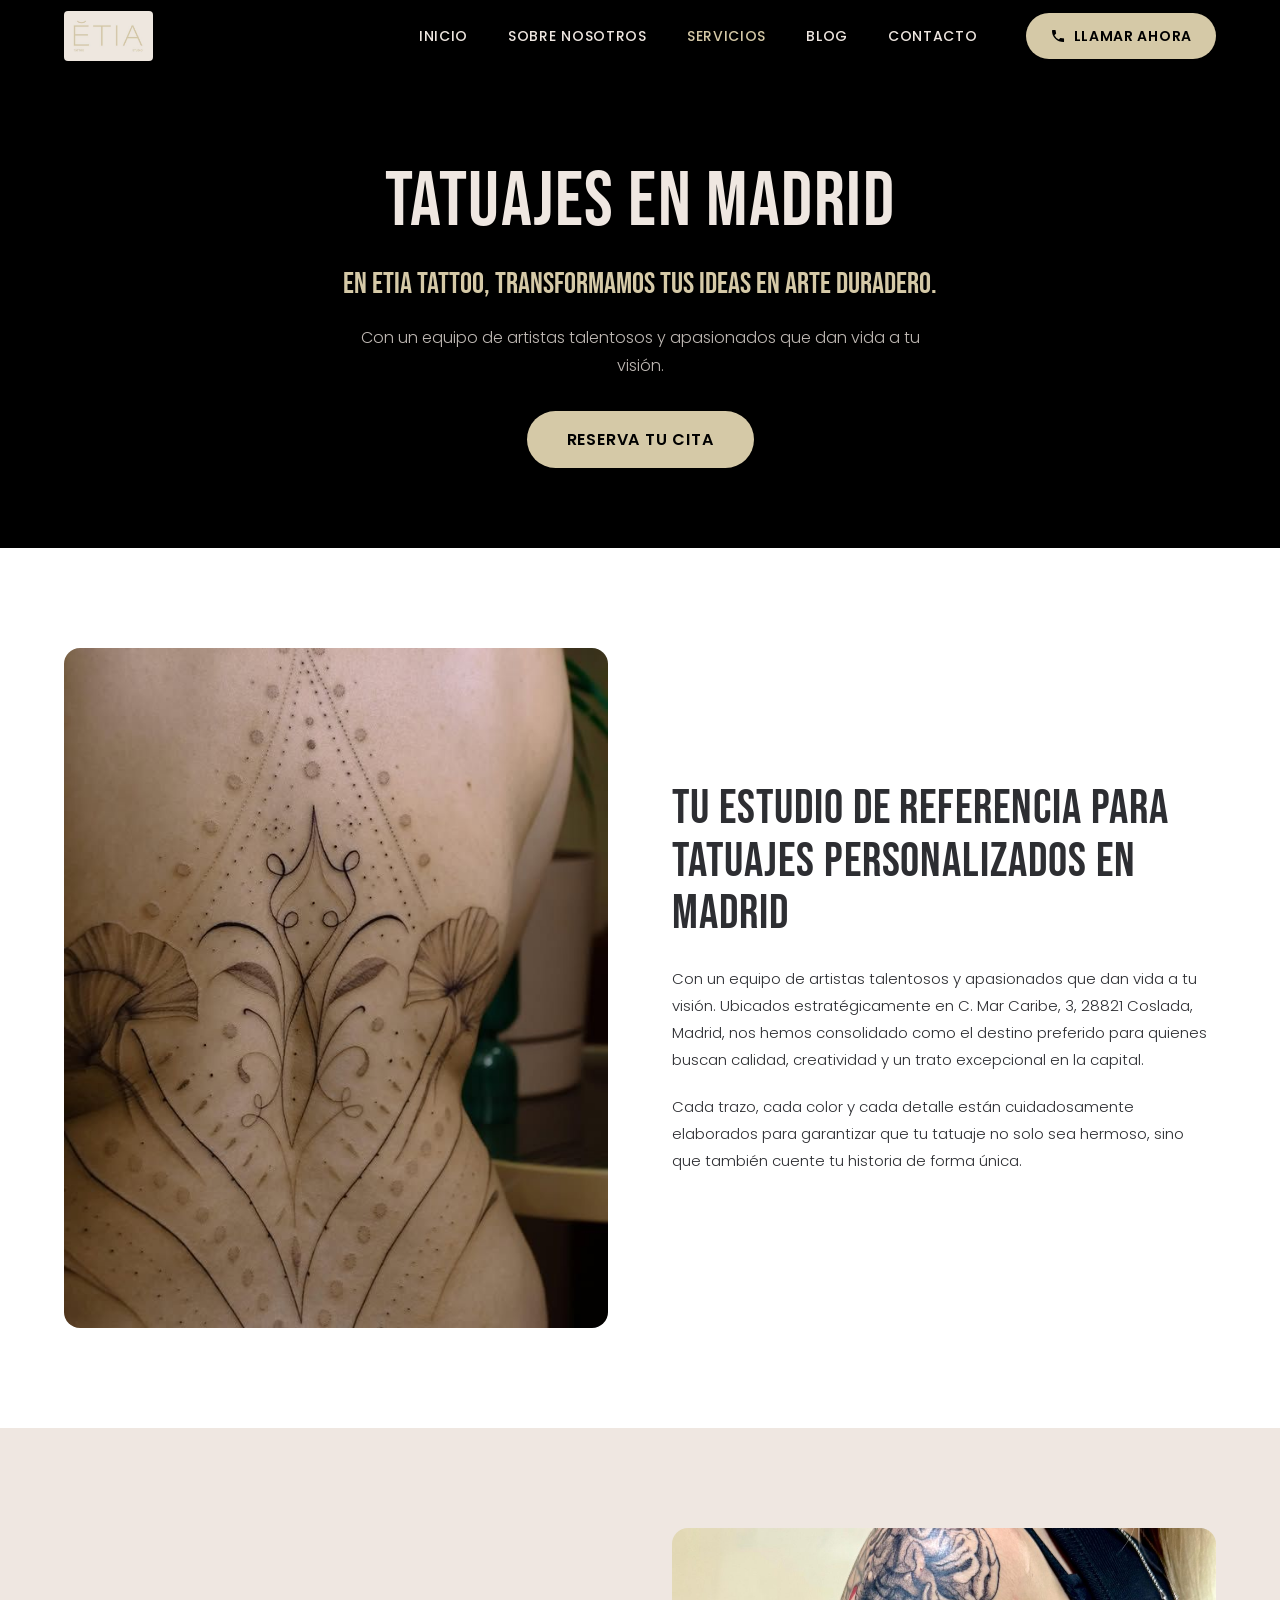
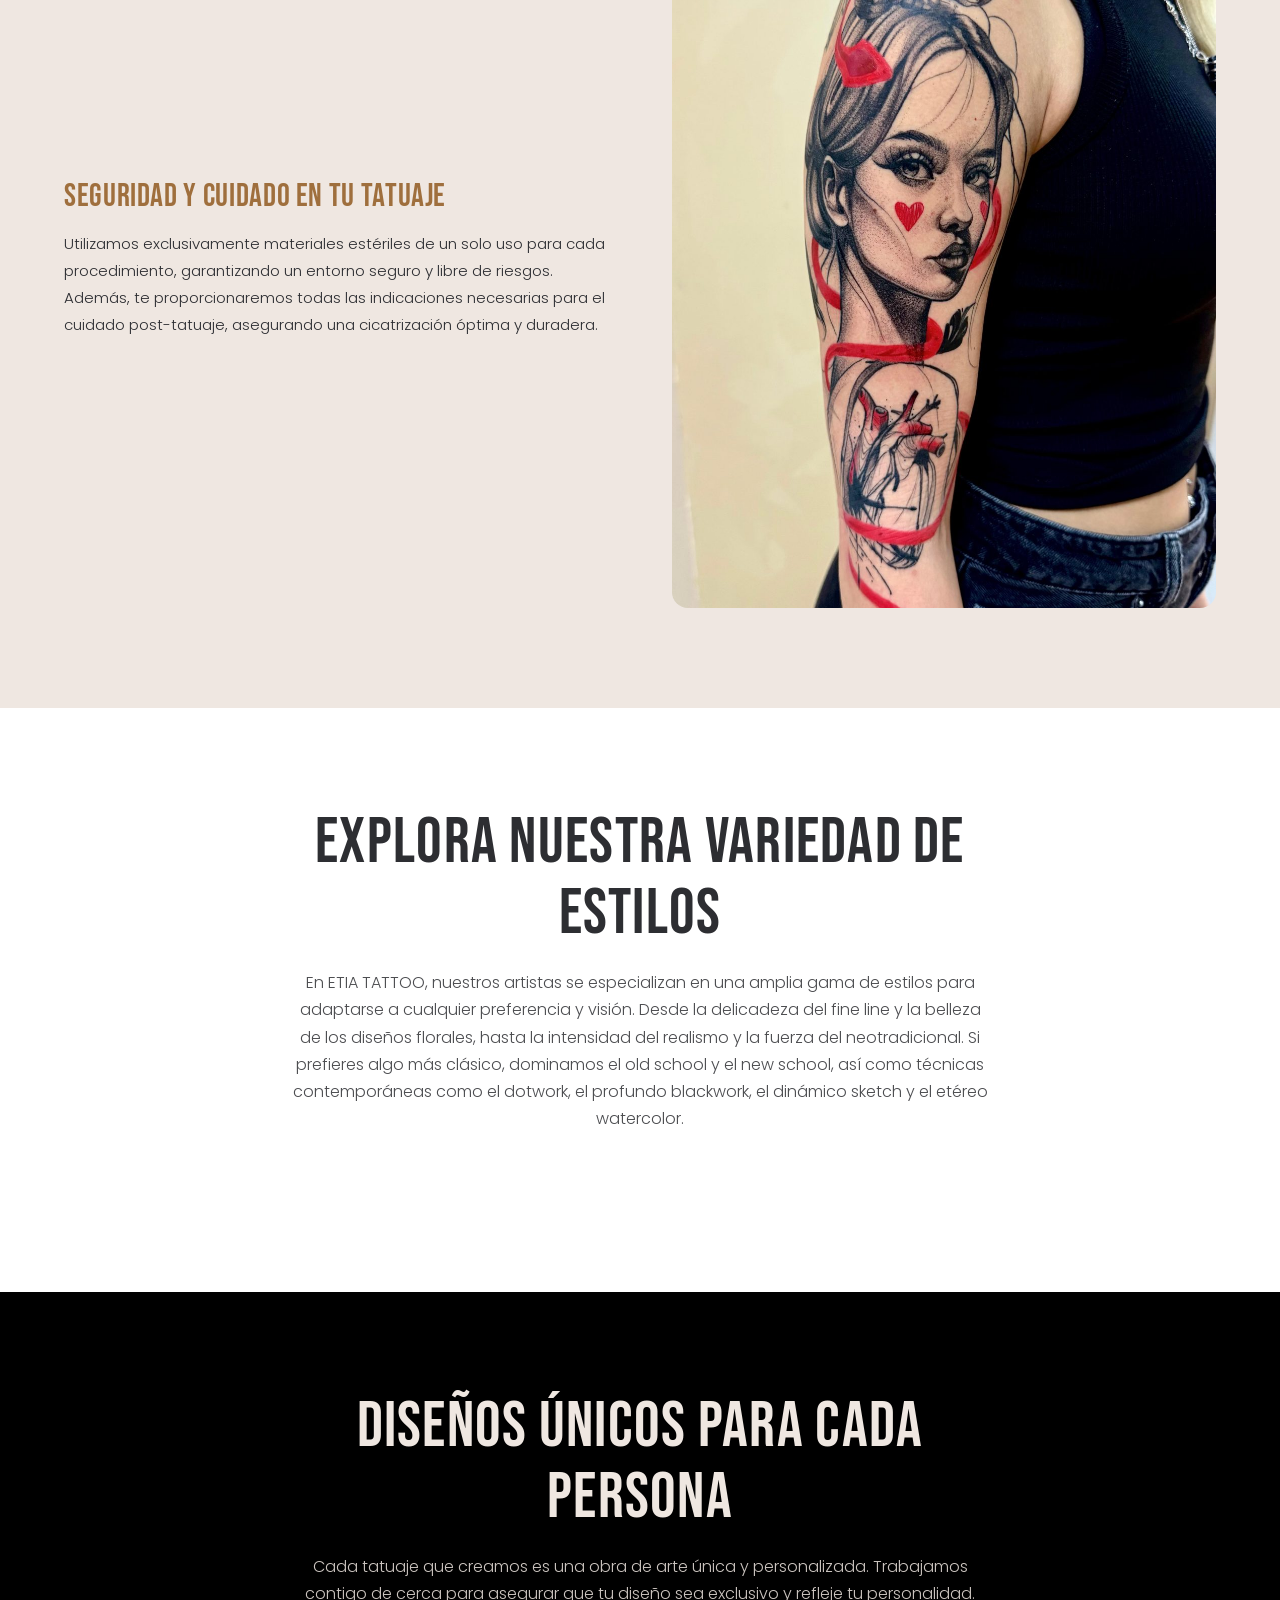
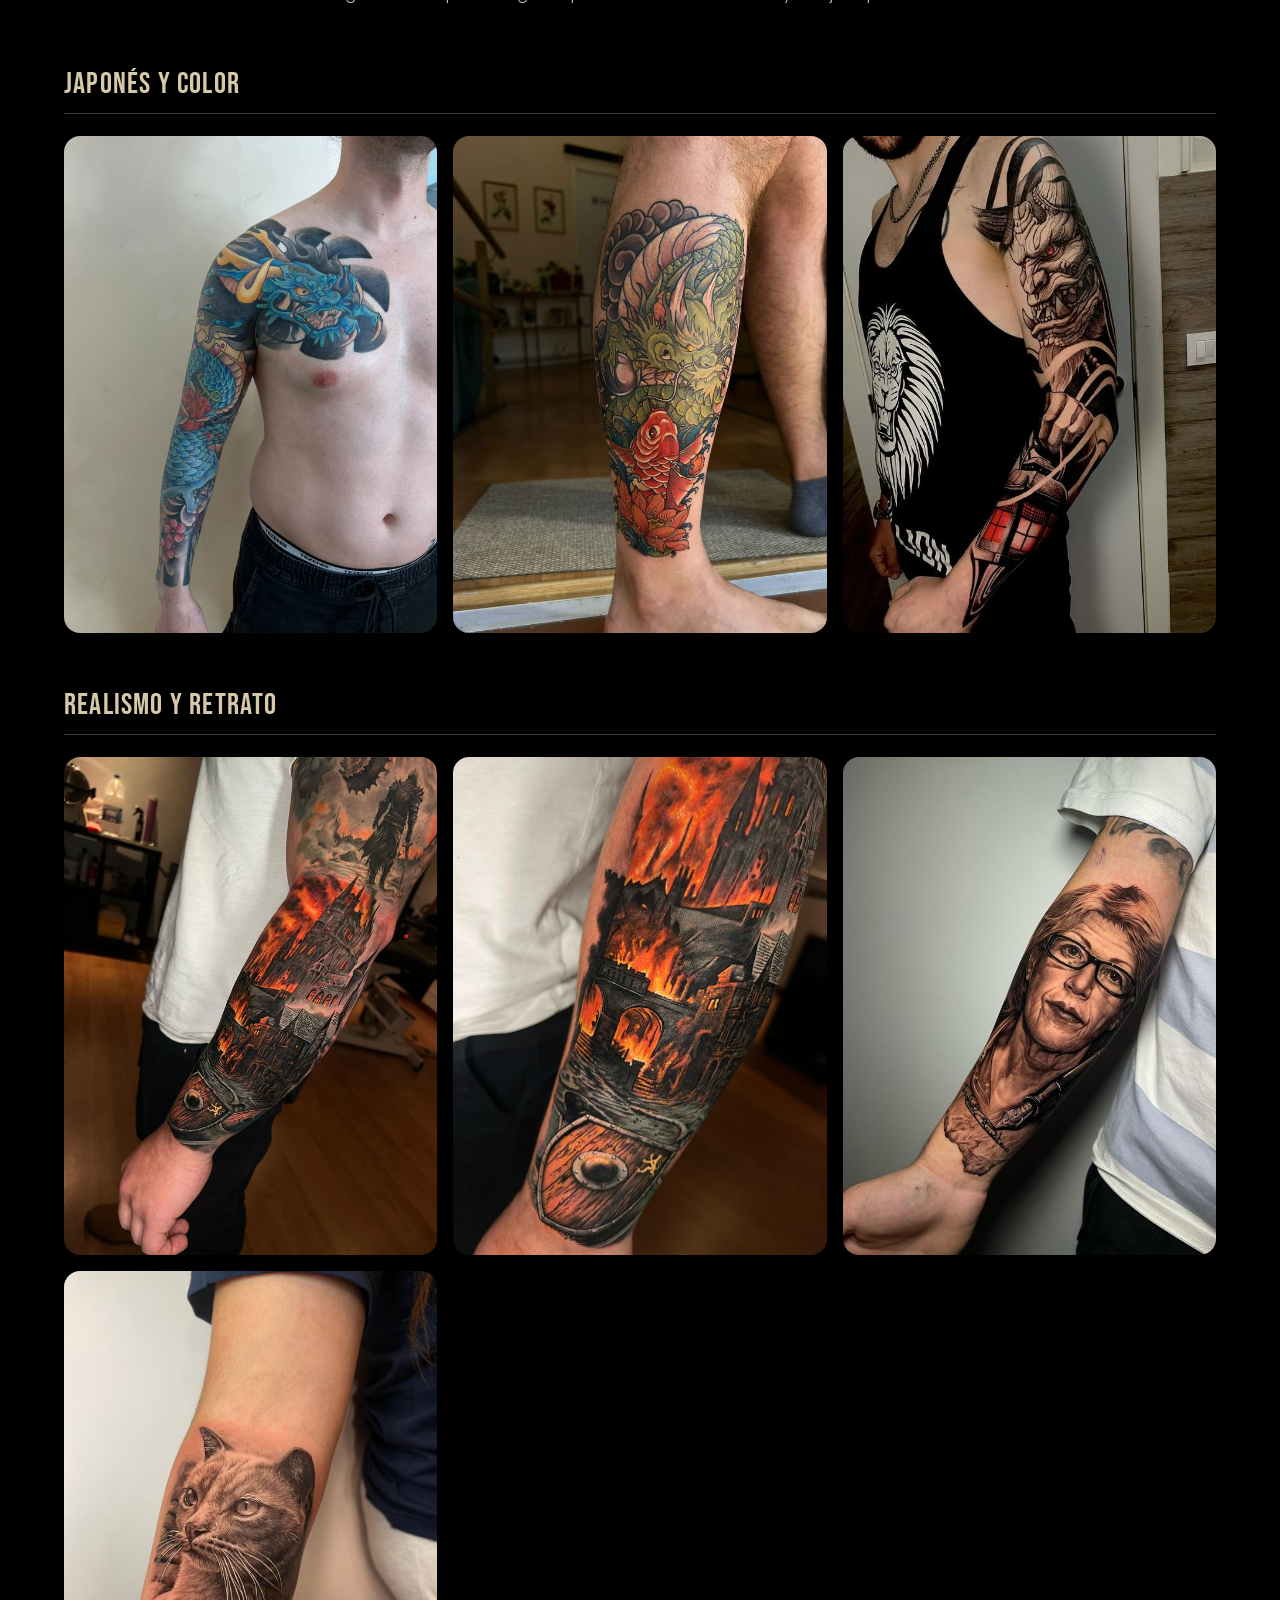
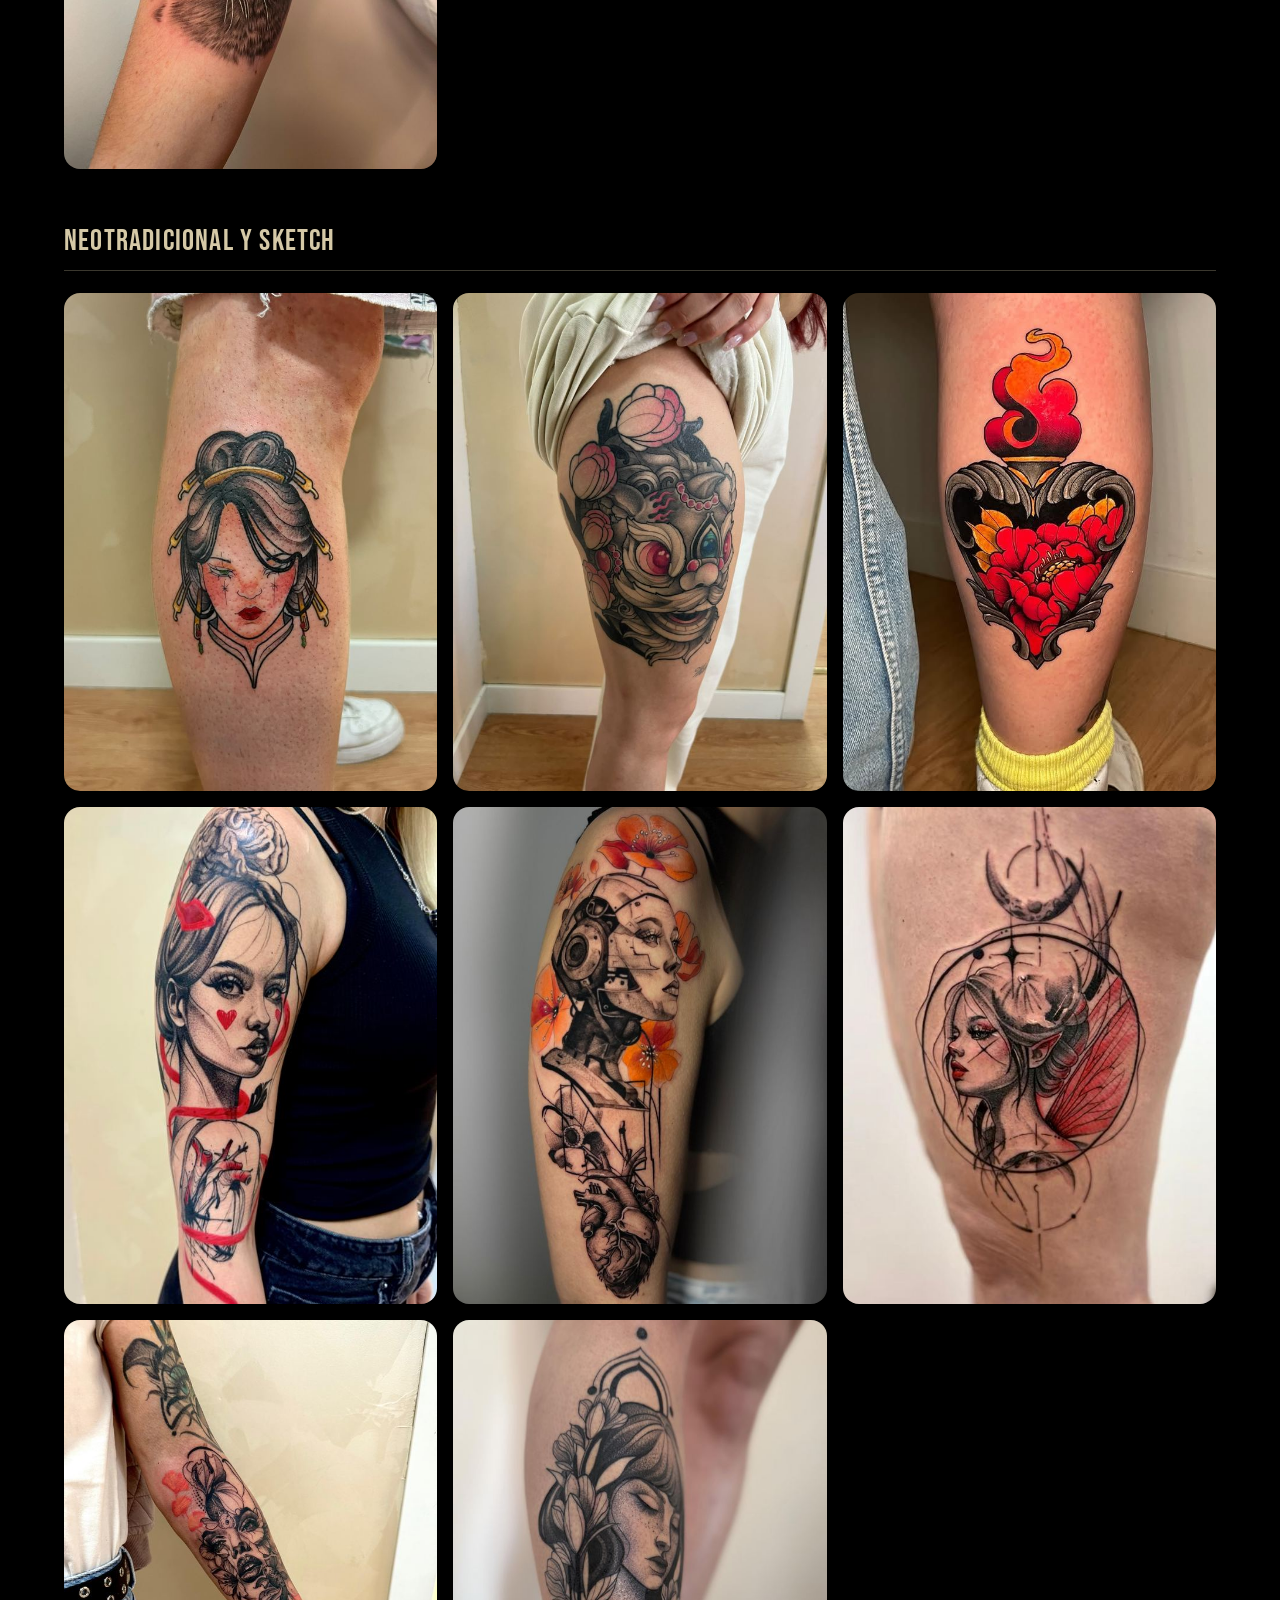
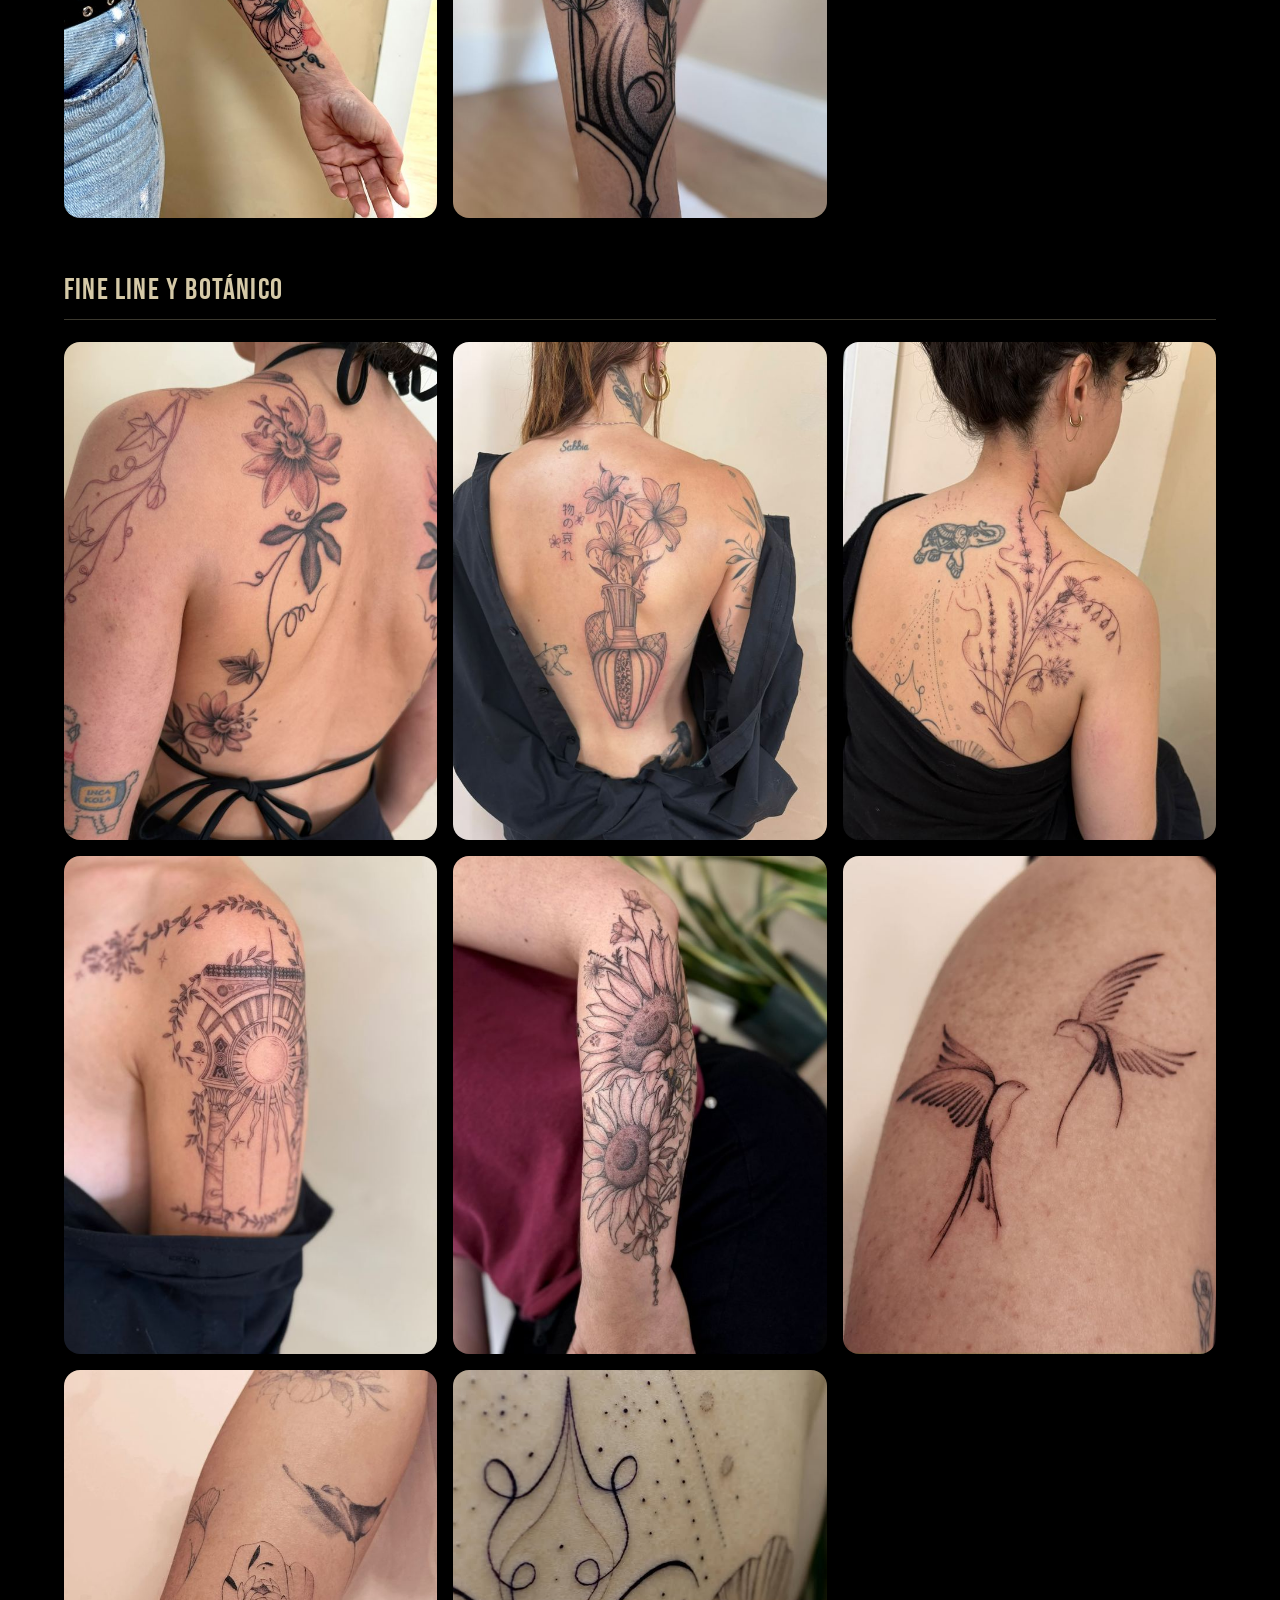
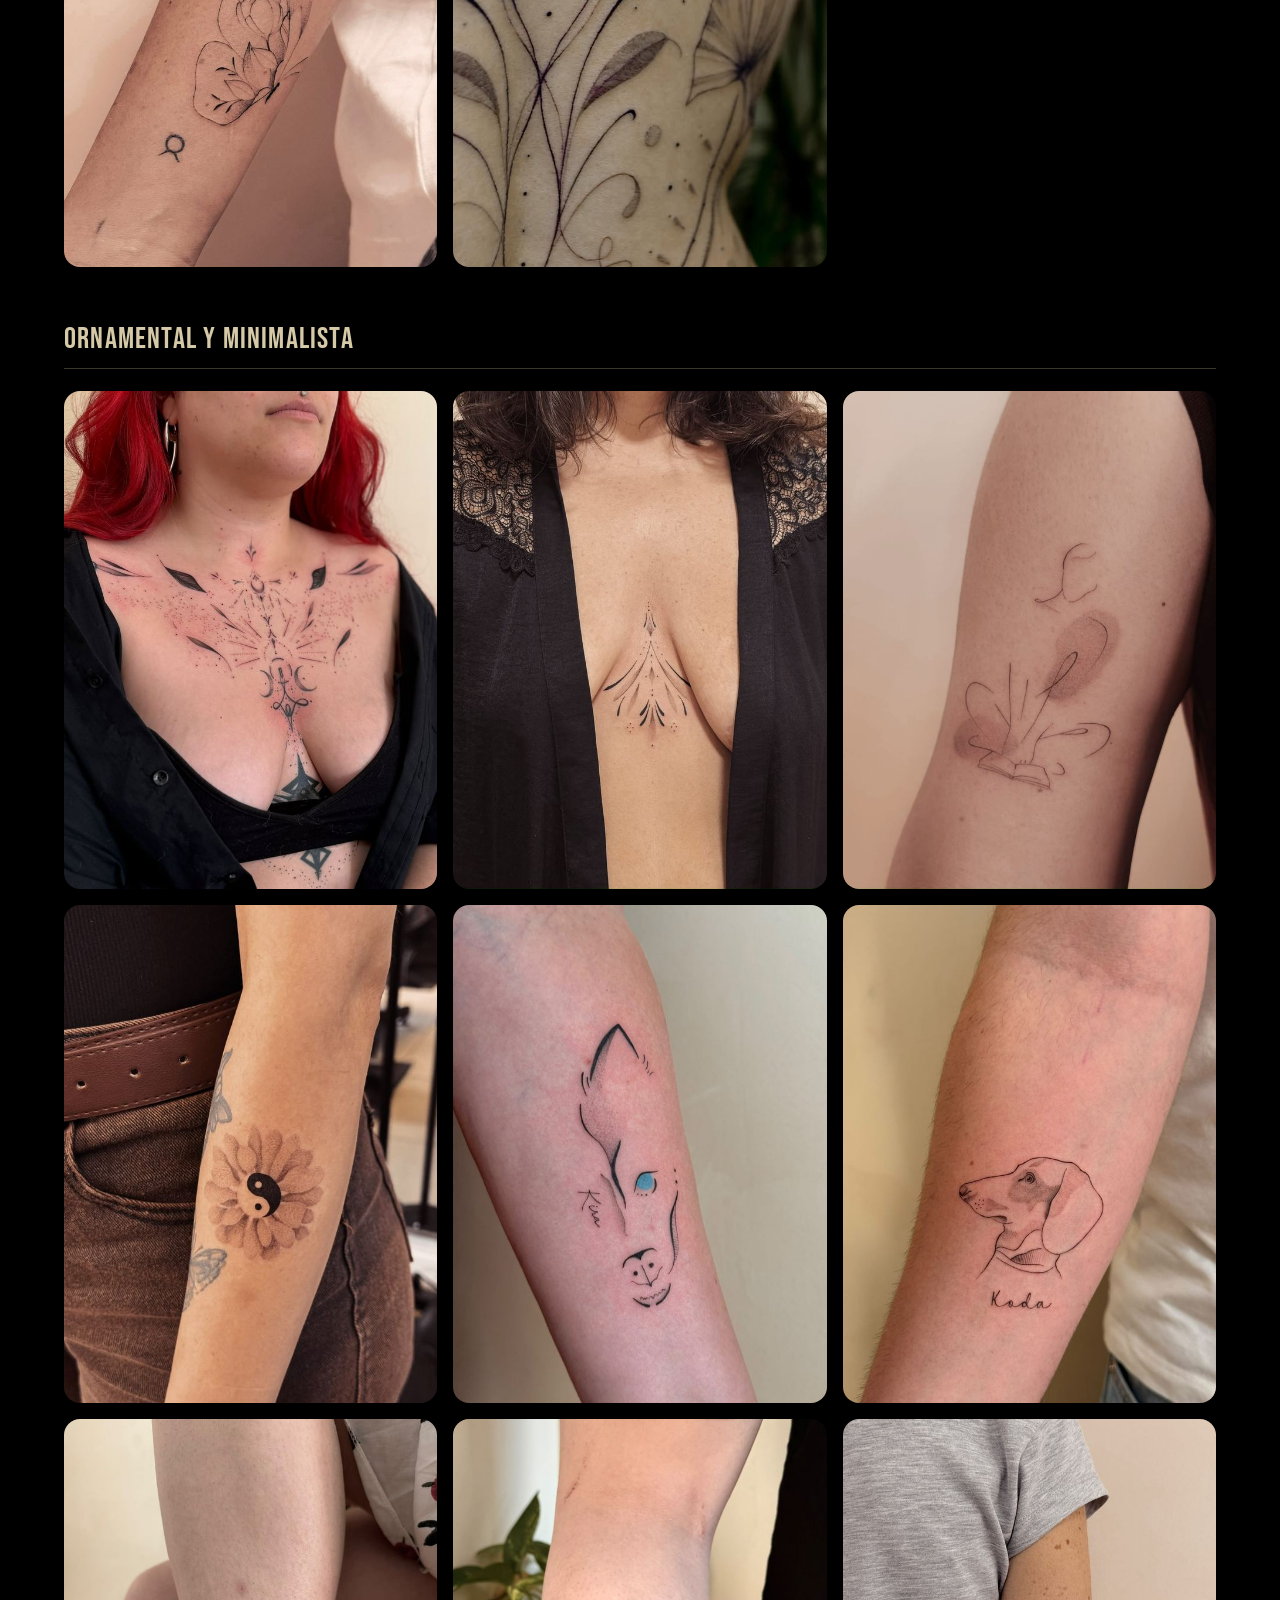
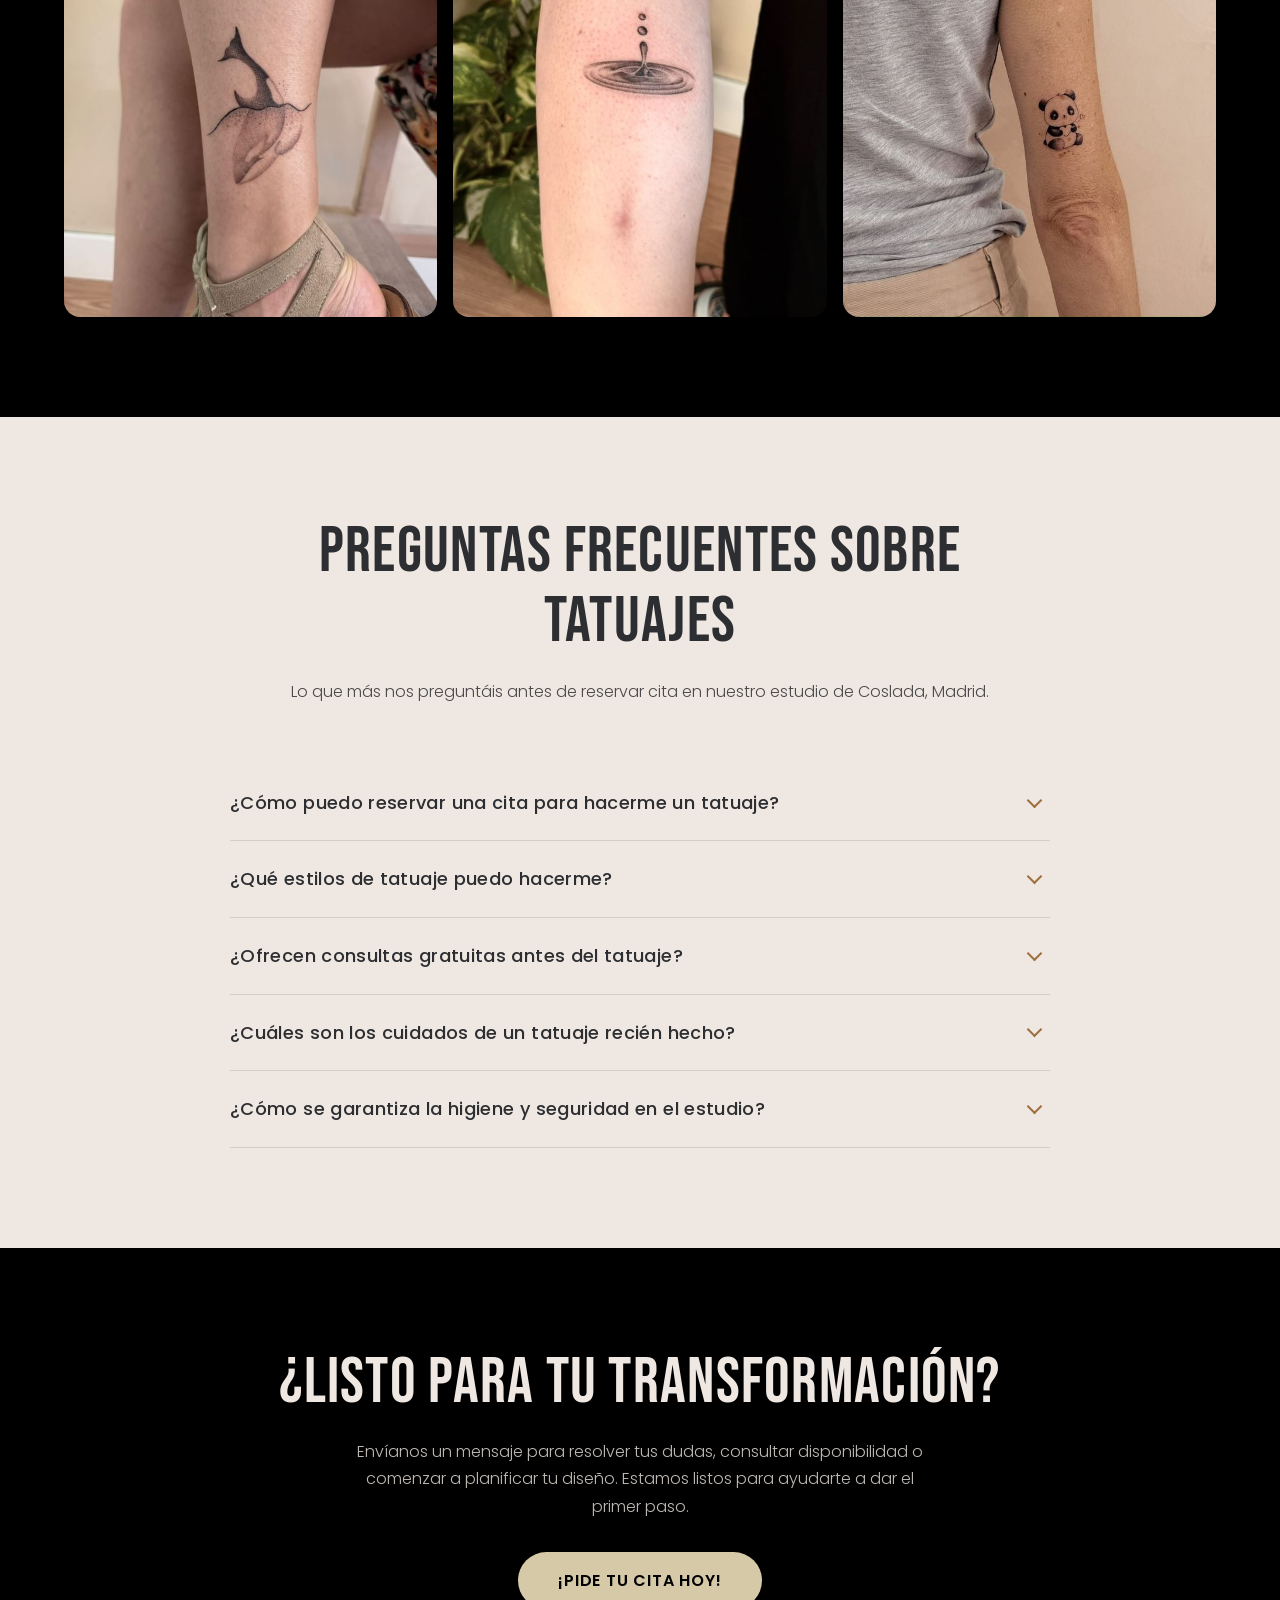
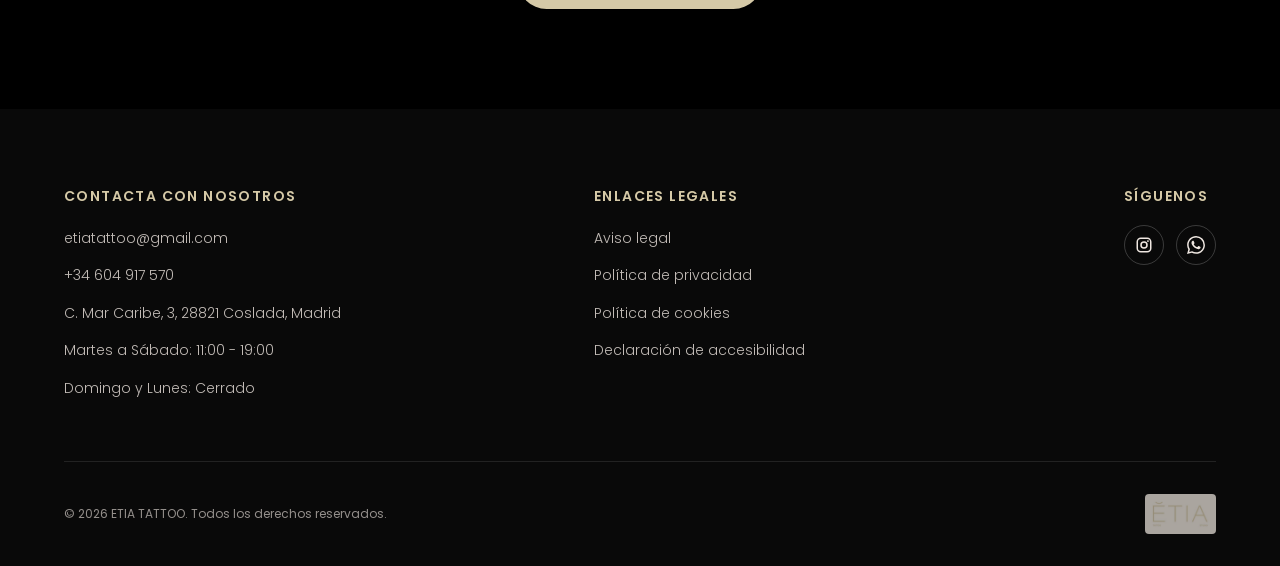
<file: tatuajes.html>
<!DOCTYPE html>
<html lang="es">
<head>
  <meta charset="UTF-8">
  <meta name="viewport" content="width=device-width, initial-scale=1.0">
  <link rel="icon" type="image/png" sizes="32x32" href="/favicon-32x32.png">
  <link rel="icon" type="image/png" sizes="16x16" href="/favicon-16x16.png">
  <link rel="apple-touch-icon" sizes="180x180" href="/apple-touch-icon.png">
  <title>Tatuajes Personalizados en Madrid y Coslada | ETIA TATTOO</title>
  <meta name="description" content="Descubre tu próximo tatuaje en ETIA TATTOO. Artistas expertos en realismo, fine line, old school y más. Máxima higiene y diseños únicos en Madrid.">
  <link rel="canonical" href="https://www.etiatattoo.com/tatuajes">
  <meta property="og:url" content="https://www.etiatattoo.com/tatuajes">
  <meta property="og:image" content="https://www.etiatattoo.com/assets/images/tattoo-japones-dragon-koi-manga.jpg">
  <link rel="stylesheet" href="styles.css">
  <script type="application/ld+json">
  {
    "@context": "https://schema.org",
    "@graph": [
      {
        "@type": "Service",
        "name": "Tatuajes personalizados en Coslada, Madrid",
        "serviceType": "Tatuaje",
        "description": "Tatuajes a medida realizados por artistas expertos en Coslada, Madrid. Estilos fine line, floral, realismo, neotradicional, old school, new school, dotwork, blackwork, sketch y watercolor.",
        "url": "https://www.etiatattoo.com/tatuajes",
        "provider": {
          "@id": "https://www.etiatattoo.com/#business"
        },
        "areaServed": [
          {
            "@type": "City",
            "name": "Coslada"
          },
          {
            "@type": "AdministrativeArea",
            "name": "Comunidad de Madrid"
          }
        ]
      },
      {
        "@type": "BreadcrumbList",
        "itemListElement": [
          {
            "@type": "ListItem",
            "position": 1,
            "name": "Inicio",
            "item": "https://www.etiatattoo.com/"
          },
          {
            "@type": "ListItem",
            "position": 2,
            "name": "Tatuajes"
          }
        ]
      },
      {
        "@type": "FAQPage",
        "mainEntity": [
          {
            "@type": "Question",
            "name": "¿Cómo puedo reservar una cita para hacerme un tatuaje?",
            "acceptedAnswer": {
              "@type": "Answer",
              "text": "Puedes escribirnos por WhatsApp, llamarnos al 604 917 570, rellenar el formulario de contacto o pasarte directamente por el estudio, en C. Mar Caribe, 3, de martes a sábado de 11:00 a 19:00. Para poder darte un presupuesto y un tiempo estimado en el primer mensaje, cuéntanos la idea que tienes, el tamaño aproximado en centímetros, la zona del cuerpo donde lo quieres y, si tienes, envíanos imágenes de referencia. Cuanta más información nos des al principio, menos vueltas hay que dar después."
            }
          },
          {
            "@type": "Question",
            "name": "¿Qué estilos de tatuaje puedo hacerme?",
            "acceptedAnswer": {
              "@type": "Answer",
              "text": "Nuestro equipo trabaja una gama amplia de estilos: fine line y diseños florales para trabajos delicados, realismo y neotradicional cuando buscas peso y volumen, y old school y new school si prefieres el lenguaje clásico del tatuaje. También dominamos técnicas contemporáneas como el dotwork, el blackwork, el sketch, el japonés y el watercolor. Si tu idea no encaja del todo en ninguna etiqueta, no es un problema: en la consulta previa la trabajamos contigo y te proponemos el enfoque y el artista del equipo que mejor se adapta a lo que buscas."
            }
          },
          {
            "@type": "Question",
            "name": "¿Ofrecen consultas gratuitas antes del tatuaje?",
            "acceptedAnswer": {
              "@type": "Answer",
              "text": "Sí. Antes de reservar puedes venir al estudio o escribirnos para comentar tu idea sin ningún compromiso. En esa consulta valoramos el diseño, la zona del cuerpo, el tamaño y el número de sesiones que necesitaría, y te damos un presupuesto orientativo. Es también el momento de resolver dudas sobre cicatrización, cuidados o cualquier cosa que te preocupe. Preferimos dedicar ese rato antes de empezar que corregir después: un tatuaje es para siempre y merece la conversación previa."
            }
          },
          {
            "@type": "Question",
            "name": "¿Cuáles son los cuidados de un tatuaje recién hecho?",
            "acceptedAnswer": {
              "@type": "Answer",
              "text": "En resumen: mantén el apósito entre 2 y 4 horas, lava después con agua tibia y jabón de pH neutro dos o tres veces al día, seca a toquecitos con papel limpio y aplica una capa fina de crema hidratante sin perfume. Nada de vaselina. Durante las dos primeras semanas evita piscinas, playa, bañeras y exposición solar directa, y usa ropa holgada de algodón sobre la zona. No arranques la costra ni la piel que se pela. Una vez cicatrizado, protege el tatuaje con SPF 50 siempre que vayas a estar al sol: es lo que marca la diferencia entre un tatuaje que aguanta décadas y uno que se apaga en pocos años. Lo tienes explicado paso a paso, con plazos y señales de alerta, en nuestra guía Cómo cuidar un tatuaje recién hecho. Además, al terminar cada sesión te damos las indicaciones concretas para tu pieza."
            }
          },
          {
            "@type": "Question",
            "name": "¿Cómo se garantiza la higiene y seguridad en el estudio?",
            "acceptedAnswer": {
              "@type": "Answer",
              "text": "Trabajamos exclusivamente con material estéril de un solo uso: agujas, cartuchos, barreras y guantes se abren delante de ti y se desechan al terminar. Nada que toque tu piel se reutiliza. Seguimos un protocolo de higiene y esterilización que cumple y supera la normativa sanitaria vigente en la Comunidad de Madrid, con desinfección de superficies entre cliente y cliente y separación de zonas limpias y de trabajo. En piercings usamos joyería de titanio de grado implante y acero quirúrgico, materiales biocompatibles que minimizan el riesgo de reacción y acompañan bien la cicatrización. Si en algún momento quieres ver cómo preparamos el puesto antes de empezar, pregúntanos: no tenemos nada que esconder."
            }
          }
        ]
      }
    ]
  }
  </script>
</head>
<body>

  <!-- HEADER -->
  <header class="header">
    <div class="header__inner">
      <a href="/" class="header__logo">
        <img src="assets/images/logo.jpg" alt="Logo Etia Tattoo">
      </a>
      <nav class="nav">
        <ul class="nav__list">
          <li class="nav__item"><a href="/" class="nav__link">Inicio</a></li>
          <li class="nav__item"><a href="sobre-nosotros" class="nav__link">Sobre Nosotros</a></li>
          <li class="nav__item nav__item--dropdown">
            <a href="#" class="nav__link nav__link--active">Servicios</a>
            <div class="nav__dropdown">
              <a href="tatuajes">Tattoos</a>
              <a href="piercing">Piercing</a>
            </div>
          </li>
          <li class="nav__item"><a href="blog" class="nav__link">Blog</a></li>
          <li class="nav__item"><a href="contacto" class="nav__link">Contacto</a></li>
        </ul>
        <a href="tel:+34604917570" class="btn btn--primary">
          <svg viewBox="0 0 24 24"><path d="M6.62 10.79a15.05 15.05 0 006.59 6.59l2.2-2.2a1 1 0 011.01-.24 11.72 11.72 0 003.66.59 1 1 0 011 1v3.59a1 1 0 01-1 1A17 17 0 013 4a1 1 0 011-1h3.59a1 1 0 011 1 11.72 11.72 0 00.59 3.66 1 1 0 01-.24 1.01l-2.32 2.12z"/></svg>
          Llamar ahora
        </a>
      </nav>
      <button class="hamburger" aria-label="Abrir menú" onclick="this.classList.toggle('active'); document.querySelector('.mobile-nav').classList.toggle('active')">
        <span></span><span></span><span></span>
      </button>
    </div>
  </header>

  <!-- MOBILE NAV -->
  <div class="mobile-nav">
    <button class="mobile-nav__close" aria-label="Cerrar menú" onclick="this.parentElement.classList.remove('active'); document.querySelector('.hamburger').classList.remove('active')">&times;</button>
    <a href="/">Inicio</a>
    <a href="sobre-nosotros">Sobre Nosotros</a>
    <a href="tatuajes">Tattoos</a>
    <a href="piercing">Piercing</a>
    <a href="blog">Blog</a>
    <a href="contacto">Contacto</a>
    <a href="tel:+34604917570" class="btn btn--primary" style="margin-top:16px">Llamar ahora</a>
  </div>

  <!-- PAGE HERO -->
  <section class="page-hero">
    <div class="container">
      <h1 class="page-hero__title">Tatuajes en Madrid</h1>
      <p class="page-hero__subtitle">En ETIA TATTOO, transformamos tus ideas en arte duradero.</p>
      <p class="page-hero__text">Con un equipo de artistas talentosos y apasionados que dan vida a tu visión.</p>
      <a href="contacto" class="btn btn--primary btn--large">Reserva tu cita</a>
    </div>
  </section>

  <!-- CONTENT: ESTUDIO DE REFERENCIA -->
  <section class="section">
    <div class="container">
      <div class="content-split">
        <div class="content-split__image">
          <img src="assets/images/tattoo-38.jpg" alt="Tatuaje Etia Tattoo">
        </div>
        <div class="content-split__body">
          <h2>Tu estudio de referencia para tatuajes personalizados en Madrid</h2>
          <p>Con un equipo de artistas talentosos y apasionados que dan vida a tu visión. Ubicados estratégicamente en C. Mar Caribe, 3, 28821 Coslada, Madrid, nos hemos consolidado como el destino preferido para quienes buscan calidad, creatividad y un trato excepcional en la capital.</p>
          <p>Cada trazo, cada color y cada detalle están cuidadosamente elaborados para garantizar que tu tatuaje no solo sea hermoso, sino que también cuente tu historia de forma única.</p>
        </div>
      </div>
    </div>
  </section>

  <!-- CONTENT: SEGURIDAD -->
  <section class="section section--cream">
    <div class="container">
      <div class="content-split content-split--reverse">
        <div class="content-split__image">
          <img src="assets/images/tattoo-sketch-mujer-rojo-brazo.jpg" alt="Tatuaje estilo sketch de un retrato femenino con trazos rojos, hecho en ETIA TATTOO">
        </div>
        <div class="content-split__body">
          <h3>Seguridad y cuidado en tu tatuaje</h3>
          <p>Utilizamos exclusivamente materiales estériles de un solo uso para cada procedimiento, garantizando un entorno seguro y libre de riesgos. Además, te proporcionaremos todas las indicaciones necesarias para el cuidado post-tatuaje, asegurando una cicatrización óptima y duradera.</p>
        </div>
      </div>
    </div>
  </section>

  <!-- ESTILOS -->
  <section class="section">
    <div class="container">
      <div class="section__header">
        <h2 class="section__title">Explora nuestra variedad de estilos</h2>
        <p class="section__subtitle">En ETIA TATTOO, nuestros artistas se especializan en una amplia gama de estilos para adaptarse a cualquier preferencia y visión. Desde la delicadeza del fine line y la belleza de los diseños florales, hasta la intensidad del realismo y la fuerza del neotradicional. Si prefieres algo más clásico, dominamos el old school y el new school, así como técnicas contemporáneas como el dotwork, el profundo blackwork, el dinámico sketch y el etéreo watercolor.</p>
      </div>
    </div>
  </section>

  <!-- IMAGE GRID -->
  <section class="section section--black">
    <div class="container">
      <div class="section__header">
        <h2 class="section__title">Diseños Únicos para Cada Persona</h2>
        <p class="section__subtitle">Cada tatuaje que creamos es una obra de arte única y personalizada. Trabajamos contigo de cerca para asegurar que tu diseño sea exclusivo y refleje tu personalidad.</p>
      </div>
      <div class="gallery-group">
        <h3 class="gallery-group__title">Japonés y color</h3>
        <div class="image-grid" data-gallery>
          <button type="button" class="image-grid__item" data-full="assets/images/tattoo-japones-dragon-koi-manga.jpg" data-caption="Manga japonesa · dragón y carpa koi a color" aria-label="Ampliar imagen 1 de 3: Manga completa de tatuaje japonés a color con un dragón azul en el pecho y una carpa koi en el brazo">
            <img src="assets/images/tattoo-japones-dragon-koi-manga-thumb.jpg" alt="Manga completa de tatuaje japonés a color con un dragón azul en el pecho y una carpa koi en el brazo" loading="lazy" width="637" height="850">
            <span class="image-grid__zoom" aria-hidden="true"><svg viewBox="0 0 24 24"><path d="M15.5 14h-.79l-.28-.27A6.47 6.47 0 0 0 16 9.5 6.5 6.5 0 1 0 9.5 16c1.61 0 3.09-.59 4.23-1.57l.27.28v.79l5 4.99L20.49 19zm-6 0C7.01 14 5 11.99 5 9.5S7.01 5 9.5 5 14 7.01 14 9.5 11.99 14 9.5 14zm.5-7H9v2H7v1h2v2h1v-2h2V9h-2z"/></svg></span>
          </button>
          <button type="button" class="image-grid__item" data-full="assets/images/tattoo-japones-dragon-koi-pierna.jpg" data-caption="Dragón y koi en la pierna · japonés a color" aria-label="Ampliar imagen 2 de 3: Tatuaje japonés a color con un dragón verde y una carpa koi roja entre olas, en la pierna">
            <img src="assets/images/tattoo-japones-dragon-koi-pierna-thumb.jpg" alt="Tatuaje japonés a color con un dragón verde y una carpa koi roja entre olas, en la pierna" loading="lazy" width="637" height="850">
            <span class="image-grid__zoom" aria-hidden="true"><svg viewBox="0 0 24 24"><path d="M15.5 14h-.79l-.28-.27A6.47 6.47 0 0 0 16 9.5 6.5 6.5 0 1 0 9.5 16c1.61 0 3.09-.59 4.23-1.57l.27.28v.79l5 4.99L20.49 19zm-6 0C7.01 14 5 11.99 5 9.5S7.01 5 9.5 5 14 7.01 14 9.5 11.99 14 9.5 14zm.5-7H9v2H7v1h2v2h1v-2h2V9h-2z"/></svg></span>
          </button>
          <button type="button" class="image-grid__item" data-full="assets/images/tattoo-20.jpg" data-caption="Manga completa · máscara hannya japonesa en blackwork" aria-label="Ampliar imagen 3 de 3: Manga completa de tatuaje blackwork con máscara hannya japonesa y farol">
            <img src="assets/images/tattoo-20.jpg" alt="Manga completa de tatuaje blackwork con máscara hannya japonesa y farol" loading="lazy" width="640" height="800">
            <span class="image-grid__zoom" aria-hidden="true"><svg viewBox="0 0 24 24"><path d="M15.5 14h-.79l-.28-.27A6.47 6.47 0 0 0 16 9.5 6.5 6.5 0 1 0 9.5 16c1.61 0 3.09-.59 4.23-1.57l.27.28v.79l5 4.99L20.49 19zm-6 0C7.01 14 5 11.99 5 9.5S7.01 5 9.5 5 14 7.01 14 9.5 11.99 14 9.5 14zm.5-7H9v2H7v1h2v2h1v-2h2V9h-2z"/></svg></span>
          </button>
        </div>
      </div>
      <div class="gallery-group">
        <h3 class="gallery-group__title">Realismo y retrato</h3>
        <div class="image-grid" data-gallery>
          <button type="button" class="image-grid__item" data-full="assets/images/tattoo-realismo-ciudad-llamas-manga.jpg" data-caption="Manga de realismo · ciudad en llamas" aria-label="Ampliar imagen 1 de 4: Manga completa de tatuaje realista a color con una ciudad en llamas y una figura encapuchada">
            <img src="assets/images/tattoo-realismo-ciudad-llamas-manga-thumb.jpg" alt="Manga completa de tatuaje realista a color con una ciudad en llamas y una figura encapuchada" loading="lazy" width="637" height="850">
            <span class="image-grid__zoom" aria-hidden="true"><svg viewBox="0 0 24 24"><path d="M15.5 14h-.79l-.28-.27A6.47 6.47 0 0 0 16 9.5 6.5 6.5 0 1 0 9.5 16c1.61 0 3.09-.59 4.23-1.57l.27.28v.79l5 4.99L20.49 19zm-6 0C7.01 14 5 11.99 5 9.5S7.01 5 9.5 5 14 7.01 14 9.5 11.99 14 9.5 14zm.5-7H9v2H7v1h2v2h1v-2h2V9h-2z"/></svg></span>
          </button>
          <button type="button" class="image-grid__item" data-full="assets/images/tattoo-realismo-ciudad-llamas-antebrazo.jpg" data-caption="Ciudad en llamas · realismo a color" aria-label="Ampliar imagen 2 de 4: Tatuaje realista a color de una ciudad en llamas sobre el agua, en el antebrazo">
            <img src="assets/images/tattoo-realismo-ciudad-llamas-antebrazo-thumb.jpg" alt="Tatuaje realista a color de una ciudad en llamas sobre el agua, en el antebrazo" loading="lazy" width="637" height="850">
            <span class="image-grid__zoom" aria-hidden="true"><svg viewBox="0 0 24 24"><path d="M15.5 14h-.79l-.28-.27A6.47 6.47 0 0 0 16 9.5 6.5 6.5 0 1 0 9.5 16c1.61 0 3.09-.59 4.23-1.57l.27.28v.79l5 4.99L20.49 19zm-6 0C7.01 14 5 11.99 5 9.5S7.01 5 9.5 5 14 7.01 14 9.5 11.99 14 9.5 14zm.5-7H9v2H7v1h2v2h1v-2h2V9h-2z"/></svg></span>
          </button>
          <button type="button" class="image-grid__item" data-full="assets/images/tattoo-realismo-retrato-mujer-antebrazo.jpg" data-caption="Retrato en blanco y negro · realismo" aria-label="Ampliar imagen 3 de 4: Tatuaje de realismo en blanco y negro con el retrato de una mujer con gafas, en el antebrazo">
            <img src="assets/images/tattoo-realismo-retrato-mujer-antebrazo-thumb.jpg" alt="Tatuaje de realismo en blanco y negro con el retrato de una mujer con gafas, en el antebrazo" loading="lazy" width="637" height="850">
            <span class="image-grid__zoom" aria-hidden="true"><svg viewBox="0 0 24 24"><path d="M15.5 14h-.79l-.28-.27A6.47 6.47 0 0 0 16 9.5 6.5 6.5 0 1 0 9.5 16c1.61 0 3.09-.59 4.23-1.57l.27.28v.79l5 4.99L20.49 19zm-6 0C7.01 14 5 11.99 5 9.5S7.01 5 9.5 5 14 7.01 14 9.5 11.99 14 9.5 14zm.5-7H9v2H7v1h2v2h1v-2h2V9h-2z"/></svg></span>
          </button>
          <button type="button" class="image-grid__item" data-full="assets/images/tattoo-realismo-gato-antebrazo.jpg" data-caption="Retrato de gato · realismo en blanco y negro" aria-label="Ampliar imagen 4 de 4: Tatuaje realista en blanco y negro del retrato de un gato, en el antebrazo">
            <img src="assets/images/tattoo-realismo-gato-antebrazo-thumb.jpg" alt="Tatuaje realista en blanco y negro del retrato de un gato, en el antebrazo" loading="lazy" width="637" height="850">
            <span class="image-grid__zoom" aria-hidden="true"><svg viewBox="0 0 24 24"><path d="M15.5 14h-.79l-.28-.27A6.47 6.47 0 0 0 16 9.5 6.5 6.5 0 1 0 9.5 16c1.61 0 3.09-.59 4.23-1.57l.27.28v.79l5 4.99L20.49 19zm-6 0C7.01 14 5 11.99 5 9.5S7.01 5 9.5 5 14 7.01 14 9.5 11.99 14 9.5 14zm.5-7H9v2H7v1h2v2h1v-2h2V9h-2z"/></svg></span>
          </button>
        </div>
      </div>
      <div class="gallery-group">
        <h3 class="gallery-group__title">Neotradicional y sketch</h3>
        <div class="image-grid" data-gallery>
          <button type="button" class="image-grid__item" data-full="assets/images/tattoo-neotradicional-geisha-gemelo.jpg" data-caption="Retrato de geisha · neotradicional a color" aria-label="Ampliar imagen 1 de 8: Tatuaje neotradicional a color con el retrato de una geisha, en el gemelo">
            <img src="assets/images/tattoo-neotradicional-geisha-gemelo-thumb.jpg" alt="Tatuaje neotradicional a color con el retrato de una geisha, en el gemelo" loading="lazy" width="637" height="850">
            <span class="image-grid__zoom" aria-hidden="true"><svg viewBox="0 0 24 24"><path d="M15.5 14h-.79l-.28-.27A6.47 6.47 0 0 0 16 9.5 6.5 6.5 0 1 0 9.5 16c1.61 0 3.09-.59 4.23-1.57l.27.28v.79l5 4.99L20.49 19zm-6 0C7.01 14 5 11.99 5 9.5S7.01 5 9.5 5 14 7.01 14 9.5 11.99 14 9.5 14zm.5-7H9v2H7v1h2v2h1v-2h2V9h-2z"/></svg></span>
          </button>
          <button type="button" class="image-grid__item" data-full="assets/images/tattoo-neotradicional-hannya-peonias-muslo.jpg" data-caption="Máscara hannya con peonías · neotradicional" aria-label="Ampliar imagen 2 de 8: Tatuaje neotradicional de una máscara hannya rodeada de peonías, en el muslo">
            <img src="assets/images/tattoo-neotradicional-hannya-peonias-muslo-thumb.jpg" alt="Tatuaje neotradicional de una máscara hannya rodeada de peonías, en el muslo" loading="lazy" width="637" height="850">
            <span class="image-grid__zoom" aria-hidden="true"><svg viewBox="0 0 24 24"><path d="M15.5 14h-.79l-.28-.27A6.47 6.47 0 0 0 16 9.5 6.5 6.5 0 1 0 9.5 16c1.61 0 3.09-.59 4.23-1.57l.27.28v.79l5 4.99L20.49 19zm-6 0C7.01 14 5 11.99 5 9.5S7.01 5 9.5 5 14 7.01 14 9.5 11.99 14 9.5 14zm.5-7H9v2H7v1h2v2h1v-2h2V9h-2z"/></svg></span>
          </button>
          <button type="button" class="image-grid__item" data-full="assets/images/tattoo-28.jpg" data-caption="Corazón llameante con peonía · neotradicional a color" aria-label="Ampliar imagen 3 de 8: Tatuaje neotradicional de un corazón llameante con peonía roja y filigrana, en la pantorrilla">
            <img src="assets/images/tattoo-28.jpg" alt="Tatuaje neotradicional de un corazón llameante con peonía roja y filigrana, en la pantorrilla" loading="lazy" width="640" height="800">
            <span class="image-grid__zoom" aria-hidden="true"><svg viewBox="0 0 24 24"><path d="M15.5 14h-.79l-.28-.27A6.47 6.47 0 0 0 16 9.5 6.5 6.5 0 1 0 9.5 16c1.61 0 3.09-.59 4.23-1.57l.27.28v.79l5 4.99L20.49 19zm-6 0C7.01 14 5 11.99 5 9.5S7.01 5 9.5 5 14 7.01 14 9.5 11.99 14 9.5 14zm.5-7H9v2H7v1h2v2h1v-2h2V9h-2z"/></svg></span>
          </button>
          <button type="button" class="image-grid__item" data-full="assets/images/tattoo-sketch-mujer-rojo-brazo.jpg" data-caption="Retrato femenino con acentos rojos · sketch" aria-label="Ampliar imagen 4 de 8: Tatuaje estilo sketch de un retrato femenino con corazones y trazos rojos, en el brazo">
            <img src="assets/images/tattoo-sketch-mujer-rojo-brazo-thumb.jpg" alt="Tatuaje estilo sketch de un retrato femenino con corazones y trazos rojos, en el brazo" loading="lazy" width="510" height="850">
            <span class="image-grid__zoom" aria-hidden="true"><svg viewBox="0 0 24 24"><path d="M15.5 14h-.79l-.28-.27A6.47 6.47 0 0 0 16 9.5 6.5 6.5 0 1 0 9.5 16c1.61 0 3.09-.59 4.23-1.57l.27.28v.79l5 4.99L20.49 19zm-6 0C7.01 14 5 11.99 5 9.5S7.01 5 9.5 5 14 7.01 14 9.5 11.99 14 9.5 14zm.5-7H9v2H7v1h2v2h1v-2h2V9h-2z"/></svg></span>
          </button>
          <button type="button" class="image-grid__item" data-full="assets/images/tattoo-sketch-mujer-corazon-brazo.jpg" data-caption="Mujer, casco y corazón anatómico · sketch" aria-label="Ampliar imagen 5 de 8: Tatuaje estilo sketch de un rostro femenino junto a un casco y un corazón anatómico con flores naranjas, en el brazo">
            <img src="assets/images/tattoo-sketch-mujer-corazon-brazo-thumb.jpg" alt="Tatuaje estilo sketch de un rostro femenino junto a un casco y un corazón anatómico con flores naranjas, en el brazo" loading="lazy" width="637" height="850">
            <span class="image-grid__zoom" aria-hidden="true"><svg viewBox="0 0 24 24"><path d="M15.5 14h-.79l-.28-.27A6.47 6.47 0 0 0 16 9.5 6.5 6.5 0 1 0 9.5 16c1.61 0 3.09-.59 4.23-1.57l.27.28v.79l5 4.99L20.49 19zm-6 0C7.01 14 5 11.99 5 9.5S7.01 5 9.5 5 14 7.01 14 9.5 11.99 14 9.5 14zm.5-7H9v2H7v1h2v2h1v-2h2V9h-2z"/></svg></span>
          </button>
          <button type="button" class="image-grid__item" data-full="assets/images/tattoo-sketch-hada-alas-rojas-muslo.jpg" data-caption="Hada con alas rojas · sketch geométrico" aria-label="Ampliar imagen 6 de 8: Tatuaje estilo sketch de un hada con alas rojas dentro de un círculo geométrico y luna creciente, en el muslo">
            <img src="assets/images/tattoo-sketch-hada-alas-rojas-muslo-thumb.jpg" alt="Tatuaje estilo sketch de un hada con alas rojas dentro de un círculo geométrico y luna creciente, en el muslo" loading="lazy" width="531" height="850">
            <span class="image-grid__zoom" aria-hidden="true"><svg viewBox="0 0 24 24"><path d="M15.5 14h-.79l-.28-.27A6.47 6.47 0 0 0 16 9.5 6.5 6.5 0 1 0 9.5 16c1.61 0 3.09-.59 4.23-1.57l.27.28v.79l5 4.99L20.49 19zm-6 0C7.01 14 5 11.99 5 9.5S7.01 5 9.5 5 14 7.01 14 9.5 11.99 14 9.5 14zm.5-7H9v2H7v1h2v2h1v-2h2V9h-2z"/></svg></span>
          </button>
          <button type="button" class="image-grid__item" data-full="assets/images/tattoo-blackwork-rostro-flores-rojo-antebrazo.jpg" data-caption="Rostro entre flores · blackwork con acentos rojos" aria-label="Ampliar imagen 7 de 8: Tatuaje blackwork de un rostro femenino entre flores con manchas rojas en acuarela, en el antebrazo">
            <img src="assets/images/tattoo-blackwork-rostro-flores-rojo-antebrazo-thumb.jpg" alt="Tatuaje blackwork de un rostro femenino entre flores con manchas rojas en acuarela, en el antebrazo" loading="lazy" width="637" height="850">
            <span class="image-grid__zoom" aria-hidden="true"><svg viewBox="0 0 24 24"><path d="M15.5 14h-.79l-.28-.27A6.47 6.47 0 0 0 16 9.5 6.5 6.5 0 1 0 9.5 16c1.61 0 3.09-.59 4.23-1.57l.27.28v.79l5 4.99L20.49 19zm-6 0C7.01 14 5 11.99 5 9.5S7.01 5 9.5 5 14 7.01 14 9.5 11.99 14 9.5 14zm.5-7H9v2H7v1h2v2h1v-2h2V9h-2z"/></svg></span>
          </button>
          <button type="button" class="image-grid__item" data-full="assets/images/tattoo-blackwork-art-nouveau-gemelo.jpg" data-caption="Mujer art nouveau con magnolias · blackwork" aria-label="Ampliar imagen 8 de 8: Tatuaje blackwork estilo art nouveau con el rostro de una mujer entre magnolias, en el gemelo">
            <img src="assets/images/tattoo-blackwork-art-nouveau-gemelo-thumb.jpg" alt="Tatuaje blackwork estilo art nouveau con el rostro de una mujer entre magnolias, en el gemelo" loading="lazy" width="601" height="850">
            <span class="image-grid__zoom" aria-hidden="true"><svg viewBox="0 0 24 24"><path d="M15.5 14h-.79l-.28-.27A6.47 6.47 0 0 0 16 9.5 6.5 6.5 0 1 0 9.5 16c1.61 0 3.09-.59 4.23-1.57l.27.28v.79l5 4.99L20.49 19zm-6 0C7.01 14 5 11.99 5 9.5S7.01 5 9.5 5 14 7.01 14 9.5 11.99 14 9.5 14zm.5-7H9v2H7v1h2v2h1v-2h2V9h-2z"/></svg></span>
          </button>
        </div>
      </div>
      <div class="gallery-group">
        <h3 class="gallery-group__title">Fine line y botánico</h3>
        <div class="image-grid" data-gallery>
          <button type="button" class="image-grid__item" data-full="assets/images/tattoo-fineline-floral-espalda.jpg" data-caption="Composición floral en la espalda · fine line" aria-label="Ampliar imagen 1 de 8: Tatuaje fine line con una enredadera de flores que recorre la espalda y el hombro">
            <img src="assets/images/tattoo-fineline-floral-espalda-thumb.jpg" alt="Tatuaje fine line con una enredadera de flores que recorre la espalda y el hombro" loading="lazy" width="637" height="850">
            <span class="image-grid__zoom" aria-hidden="true"><svg viewBox="0 0 24 24"><path d="M15.5 14h-.79l-.28-.27A6.47 6.47 0 0 0 16 9.5 6.5 6.5 0 1 0 9.5 16c1.61 0 3.09-.59 4.23-1.57l.27.28v.79l5 4.99L20.49 19zm-6 0C7.01 14 5 11.99 5 9.5S7.01 5 9.5 5 14 7.01 14 9.5 11.99 14 9.5 14zm.5-7H9v2H7v1h2v2h1v-2h2V9h-2z"/></svg></span>
          </button>
          <button type="button" class="image-grid__item" data-full="assets/images/tattoo-fineline-jarron-lirios-espalda.jpg" data-caption="Jarrón con lirios · fine line en la espalda" aria-label="Ampliar imagen 2 de 8: Tatuaje fine line de un jarrón ornamental con lirios en el centro de la espalda">
            <img src="assets/images/tattoo-fineline-jarron-lirios-espalda-thumb.jpg" alt="Tatuaje fine line de un jarrón ornamental con lirios en el centro de la espalda" loading="lazy" width="637" height="850">
            <span class="image-grid__zoom" aria-hidden="true"><svg viewBox="0 0 24 24"><path d="M15.5 14h-.79l-.28-.27A6.47 6.47 0 0 0 16 9.5 6.5 6.5 0 1 0 9.5 16c1.61 0 3.09-.59 4.23-1.57l.27.28v.79l5 4.99L20.49 19zm-6 0C7.01 14 5 11.99 5 9.5S7.01 5 9.5 5 14 7.01 14 9.5 11.99 14 9.5 14zm.5-7H9v2H7v1h2v2h1v-2h2V9h-2z"/></svg></span>
          </button>
          <button type="button" class="image-grid__item" data-full="assets/images/tattoo-fineline-lavanda-espalda.jpg" data-caption="Ramas de lavanda · fine line sobre el omóplato" aria-label="Ampliar imagen 3 de 8: Tatuaje fine line de ramas de lavanda sobre el omóplato y la columna">
            <img src="assets/images/tattoo-fineline-lavanda-espalda-thumb.jpg" alt="Tatuaje fine line de ramas de lavanda sobre el omóplato y la columna" loading="lazy" width="637" height="850">
            <span class="image-grid__zoom" aria-hidden="true"><svg viewBox="0 0 24 24"><path d="M15.5 14h-.79l-.28-.27A6.47 6.47 0 0 0 16 9.5 6.5 6.5 0 1 0 9.5 16c1.61 0 3.09-.59 4.23-1.57l.27.28v.79l5 4.99L20.49 19zm-6 0C7.01 14 5 11.99 5 9.5S7.01 5 9.5 5 14 7.01 14 9.5 11.99 14 9.5 14zm.5-7H9v2H7v1h2v2h1v-2h2V9h-2z"/></svg></span>
          </button>
          <button type="button" class="image-grid__item" data-full="assets/images/tattoo-fineline-faro-sol-hombro.jpg" data-caption="Torre con sol radiante y enredadera · fine line" aria-label="Ampliar imagen 4 de 8: Tatuaje fine line de una torre con un sol radiante rodeada de enredadera floral, en el hombro">
            <img src="assets/images/tattoo-fineline-faro-sol-hombro-thumb.jpg" alt="Tatuaje fine line de una torre con un sol radiante rodeada de enredadera floral, en el hombro" loading="lazy" width="567" height="850">
            <span class="image-grid__zoom" aria-hidden="true"><svg viewBox="0 0 24 24"><path d="M15.5 14h-.79l-.28-.27A6.47 6.47 0 0 0 16 9.5 6.5 6.5 0 1 0 9.5 16c1.61 0 3.09-.59 4.23-1.57l.27.28v.79l5 4.99L20.49 19zm-6 0C7.01 14 5 11.99 5 9.5S7.01 5 9.5 5 14 7.01 14 9.5 11.99 14 9.5 14zm.5-7H9v2H7v1h2v2h1v-2h2V9h-2z"/></svg></span>
          </button>
          <button type="button" class="image-grid__item" data-full="assets/images/tattoo-blackwork-girasoles-brazo.jpg" data-caption="Girasoles · blackwork con sombreado suave" aria-label="Ampliar imagen 5 de 8: Tatuaje de girasoles en blackwork con sombreado suave, en el brazo">
            <img src="assets/images/tattoo-blackwork-girasoles-brazo-thumb.jpg" alt="Tatuaje de girasoles en blackwork con sombreado suave, en el brazo" loading="lazy" width="654" height="850">
            <span class="image-grid__zoom" aria-hidden="true"><svg viewBox="0 0 24 24"><path d="M15.5 14h-.79l-.28-.27A6.47 6.47 0 0 0 16 9.5 6.5 6.5 0 1 0 9.5 16c1.61 0 3.09-.59 4.23-1.57l.27.28v.79l5 4.99L20.49 19zm-6 0C7.01 14 5 11.99 5 9.5S7.01 5 9.5 5 14 7.01 14 9.5 11.99 14 9.5 14zm.5-7H9v2H7v1h2v2h1v-2h2V9h-2z"/></svg></span>
          </button>
          <button type="button" class="image-grid__item" data-full="assets/images/tattoo-fineline-golondrinas-muslo.jpg" data-caption="Dos golondrinas en vuelo · fine line" aria-label="Ampliar imagen 6 de 8: Tatuaje fine line de dos golondrinas en vuelo, en el muslo">
            <img src="assets/images/tattoo-fineline-golondrinas-muslo-thumb.jpg" alt="Tatuaje fine line de dos golondrinas en vuelo, en el muslo" loading="lazy" width="637" height="850">
            <span class="image-grid__zoom" aria-hidden="true"><svg viewBox="0 0 24 24"><path d="M15.5 14h-.79l-.28-.27A6.47 6.47 0 0 0 16 9.5 6.5 6.5 0 1 0 9.5 16c1.61 0 3.09-.59 4.23-1.57l.27.28v.79l5 4.99L20.49 19zm-6 0C7.01 14 5 11.99 5 9.5S7.01 5 9.5 5 14 7.01 14 9.5 11.99 14 9.5 14zm.5-7H9v2H7v1h2v2h1v-2h2V9h-2z"/></svg></span>
          </button>
          <button type="button" class="image-grid__item" data-full="assets/images/tattoo-fineline-flores-golondrina-antebrazo.jpg" data-caption="Flores y golondrina · fine line" aria-label="Ampliar imagen 7 de 8: Tatuaje fine line de flores y una golondrina, en el antebrazo">
            <img src="assets/images/tattoo-fineline-flores-golondrina-antebrazo-thumb.jpg" alt="Tatuaje fine line de flores y una golondrina, en el antebrazo" loading="lazy" width="637" height="850">
            <span class="image-grid__zoom" aria-hidden="true"><svg viewBox="0 0 24 24"><path d="M15.5 14h-.79l-.28-.27A6.47 6.47 0 0 0 16 9.5 6.5 6.5 0 1 0 9.5 16c1.61 0 3.09-.59 4.23-1.57l.27.28v.79l5 4.99L20.49 19zm-6 0C7.01 14 5 11.99 5 9.5S7.01 5 9.5 5 14 7.01 14 9.5 11.99 14 9.5 14zm.5-7H9v2H7v1h2v2h1v-2h2V9h-2z"/></svg></span>
          </button>
          <button type="button" class="image-grid__item" data-full="assets/images/tattoo-39.jpg" data-caption="Composición ornamental floral · fine line con dotwork" aria-label="Ampliar imagen 8 de 8: Tatuaje fine line ornamental con motivos florales y puntillismo en la espalda">
            <img src="assets/images/tattoo-39.jpg" alt="Tatuaje fine line ornamental con motivos florales y puntillismo en la espalda" loading="lazy" width="640" height="800">
            <span class="image-grid__zoom" aria-hidden="true"><svg viewBox="0 0 24 24"><path d="M15.5 14h-.79l-.28-.27A6.47 6.47 0 0 0 16 9.5 6.5 6.5 0 1 0 9.5 16c1.61 0 3.09-.59 4.23-1.57l.27.28v.79l5 4.99L20.49 19zm-6 0C7.01 14 5 11.99 5 9.5S7.01 5 9.5 5 14 7.01 14 9.5 11.99 14 9.5 14zm.5-7H9v2H7v1h2v2h1v-2h2V9h-2z"/></svg></span>
          </button>
        </div>
      </div>
      <div class="gallery-group">
        <h3 class="gallery-group__title">Ornamental y minimalista</h3>
        <div class="image-grid" data-gallery>
          <button type="button" class="image-grid__item" data-full="assets/images/tattoo-ornamental-pecho-luna.jpg" data-caption="Ornamental simétrico en el pecho · fine line con dotwork" aria-label="Ampliar imagen 1 de 9: Tatuaje ornamental fine line simétrico con luna y puntillismo, en el pecho y las clavículas">
            <img src="assets/images/tattoo-ornamental-pecho-luna-thumb.jpg" alt="Tatuaje ornamental fine line simétrico con luna y puntillismo, en el pecho y las clavículas" loading="lazy" width="637" height="850">
            <span class="image-grid__zoom" aria-hidden="true"><svg viewBox="0 0 24 24"><path d="M15.5 14h-.79l-.28-.27A6.47 6.47 0 0 0 16 9.5 6.5 6.5 0 1 0 9.5 16c1.61 0 3.09-.59 4.23-1.57l.27.28v.79l5 4.99L20.49 19zm-6 0C7.01 14 5 11.99 5 9.5S7.01 5 9.5 5 14 7.01 14 9.5 11.99 14 9.5 14zm.5-7H9v2H7v1h2v2h1v-2h2V9h-2z"/></svg></span>
          </button>
          <button type="button" class="image-grid__item" data-full="assets/images/tattoo-ornamental-esternon.jpg" data-caption="Ornamental en el esternón · fine line" aria-label="Ampliar imagen 2 de 9: Tatuaje ornamental fine line simétrico en el esternón">
            <img src="assets/images/tattoo-ornamental-esternon-thumb.jpg" alt="Tatuaje ornamental fine line simétrico en el esternón" loading="lazy" width="637" height="850">
            <span class="image-grid__zoom" aria-hidden="true"><svg viewBox="0 0 24 24"><path d="M15.5 14h-.79l-.28-.27A6.47 6.47 0 0 0 16 9.5 6.5 6.5 0 1 0 9.5 16c1.61 0 3.09-.59 4.23-1.57l.27.28v.79l5 4.99L20.49 19zm-6 0C7.01 14 5 11.99 5 9.5S7.01 5 9.5 5 14 7.01 14 9.5 11.99 14 9.5 14zm.5-7H9v2H7v1h2v2h1v-2h2V9h-2z"/></svg></span>
          </button>
          <button type="button" class="image-grid__item" data-full="assets/images/tattoo-fineline-abstracto-brazo.jpg" data-caption="Composición abstracta · fine line con acuarela gris" aria-label="Ampliar imagen 3 de 9: Tatuaje fine line abstracto con trazos sueltos y manchas de acuarela gris, en el brazo">
            <img src="assets/images/tattoo-fineline-abstracto-brazo-thumb.jpg" alt="Tatuaje fine line abstracto con trazos sueltos y manchas de acuarela gris, en el brazo" loading="lazy" width="637" height="850">
            <span class="image-grid__zoom" aria-hidden="true"><svg viewBox="0 0 24 24"><path d="M15.5 14h-.79l-.28-.27A6.47 6.47 0 0 0 16 9.5 6.5 6.5 0 1 0 9.5 16c1.61 0 3.09-.59 4.23-1.57l.27.28v.79l5 4.99L20.49 19zm-6 0C7.01 14 5 11.99 5 9.5S7.01 5 9.5 5 14 7.01 14 9.5 11.99 14 9.5 14zm.5-7H9v2H7v1h2v2h1v-2h2V9h-2z"/></svg></span>
          </button>
          <button type="button" class="image-grid__item" data-full="assets/images/tattoo-margarita-yin-yang-brazo.jpg" data-caption="Margarita con yin-yang · blackwork" aria-label="Ampliar imagen 4 de 9: Tatuaje de una margarita con un símbolo yin-yang en el centro, en el brazo">
            <img src="assets/images/tattoo-margarita-yin-yang-brazo-thumb.jpg" alt="Tatuaje de una margarita con un símbolo yin-yang en el centro, en el brazo" loading="lazy" width="600" height="850">
            <span class="image-grid__zoom" aria-hidden="true"><svg viewBox="0 0 24 24"><path d="M15.5 14h-.79l-.28-.27A6.47 6.47 0 0 0 16 9.5 6.5 6.5 0 1 0 9.5 16c1.61 0 3.09-.59 4.23-1.57l.27.28v.79l5 4.99L20.49 19zm-6 0C7.01 14 5 11.99 5 9.5S7.01 5 9.5 5 14 7.01 14 9.5 11.99 14 9.5 14zm.5-7H9v2H7v1h2v2h1v-2h2V9h-2z"/></svg></span>
          </button>
          <button type="button" class="image-grid__item" data-full="assets/images/tattoo-fineline-zorro-antebrazo.jpg" data-caption="Zorro en línea continua con ojo azul" aria-label="Ampliar imagen 5 de 9: Tatuaje fine line de un zorro trazado en línea continua con un ojo azul, en el antebrazo">
            <img src="assets/images/tattoo-fineline-zorro-antebrazo-thumb.jpg" alt="Tatuaje fine line de un zorro trazado en línea continua con un ojo azul, en el antebrazo" loading="lazy" width="637" height="850">
            <span class="image-grid__zoom" aria-hidden="true"><svg viewBox="0 0 24 24"><path d="M15.5 14h-.79l-.28-.27A6.47 6.47 0 0 0 16 9.5 6.5 6.5 0 1 0 9.5 16c1.61 0 3.09-.59 4.23-1.57l.27.28v.79l5 4.99L20.49 19zm-6 0C7.01 14 5 11.99 5 9.5S7.01 5 9.5 5 14 7.01 14 9.5 11.99 14 9.5 14zm.5-7H9v2H7v1h2v2h1v-2h2V9h-2z"/></svg></span>
          </button>
          <button type="button" class="image-grid__item" data-full="assets/images/tattoo-fineline-perro-antebrazo.jpg" data-caption="Retrato de perro con su nombre · fine line" aria-label="Ampliar imagen 6 de 9: Tatuaje fine line del retrato de un perro salchicha con su nombre, en el antebrazo">
            <img src="assets/images/tattoo-fineline-perro-antebrazo-thumb.jpg" alt="Tatuaje fine line del retrato de un perro salchicha con su nombre, en el antebrazo" loading="lazy" width="637" height="850">
            <span class="image-grid__zoom" aria-hidden="true"><svg viewBox="0 0 24 24"><path d="M15.5 14h-.79l-.28-.27A6.47 6.47 0 0 0 16 9.5 6.5 6.5 0 1 0 9.5 16c1.61 0 3.09-.59 4.23-1.57l.27.28v.79l5 4.99L20.49 19zm-6 0C7.01 14 5 11.99 5 9.5S7.01 5 9.5 5 14 7.01 14 9.5 11.99 14 9.5 14zm.5-7H9v2H7v1h2v2h1v-2h2V9h-2z"/></svg></span>
          </button>
          <button type="button" class="image-grid__item" data-full="assets/images/tattoo-fineline-ballena-pierna.jpg" data-caption="Ballena · fine line con sombreado suave" aria-label="Ampliar imagen 7 de 9: Tatuaje fine line de una ballena con sombreado suave, en la pierna">
            <img src="assets/images/tattoo-fineline-ballena-pierna-thumb.jpg" alt="Tatuaje fine line de una ballena con sombreado suave, en la pierna" loading="lazy" width="637" height="850">
            <span class="image-grid__zoom" aria-hidden="true"><svg viewBox="0 0 24 24"><path d="M15.5 14h-.79l-.28-.27A6.47 6.47 0 0 0 16 9.5 6.5 6.5 0 1 0 9.5 16c1.61 0 3.09-.59 4.23-1.57l.27.28v.79l5 4.99L20.49 19zm-6 0C7.01 14 5 11.99 5 9.5S7.01 5 9.5 5 14 7.01 14 9.5 11.99 14 9.5 14zm.5-7H9v2H7v1h2v2h1v-2h2V9h-2z"/></svg></span>
          </button>
          <button type="button" class="image-grid__item" data-full="assets/images/tattoo-microrealismo-gota-agua-brazo.jpg" data-caption="Gota de agua · microrealismo" aria-label="Ampliar imagen 8 de 9: Tatuaje de microrealismo de una gota de agua cayendo sobre una superficie, en el brazo">
            <img src="assets/images/tattoo-microrealismo-gota-agua-brazo-thumb.jpg" alt="Tatuaje de microrealismo de una gota de agua cayendo sobre una superficie, en el brazo" loading="lazy" width="628" height="850">
            <span class="image-grid__zoom" aria-hidden="true"><svg viewBox="0 0 24 24"><path d="M15.5 14h-.79l-.28-.27A6.47 6.47 0 0 0 16 9.5 6.5 6.5 0 1 0 9.5 16c1.61 0 3.09-.59 4.23-1.57l.27.28v.79l5 4.99L20.49 19zm-6 0C7.01 14 5 11.99 5 9.5S7.01 5 9.5 5 14 7.01 14 9.5 11.99 14 9.5 14zm.5-7H9v2H7v1h2v2h1v-2h2V9h-2z"/></svg></span>
          </button>
          <button type="button" class="image-grid__item" data-full="assets/images/tattoo-color-panda-brazo.jpg" data-caption="Panda · tatuaje pequeño a color" aria-label="Ampliar imagen 9 de 9: Tatuaje pequeño a color de un panda sentado, en el brazo">
            <img src="assets/images/tattoo-color-panda-brazo-thumb.jpg" alt="Tatuaje pequeño a color de un panda sentado, en el brazo" loading="lazy" width="637" height="850">
            <span class="image-grid__zoom" aria-hidden="true"><svg viewBox="0 0 24 24"><path d="M15.5 14h-.79l-.28-.27A6.47 6.47 0 0 0 16 9.5 6.5 6.5 0 1 0 9.5 16c1.61 0 3.09-.59 4.23-1.57l.27.28v.79l5 4.99L20.49 19zm-6 0C7.01 14 5 11.99 5 9.5S7.01 5 9.5 5 14 7.01 14 9.5 11.99 14 9.5 14zm.5-7H9v2H7v1h2v2h1v-2h2V9h-2z"/></svg></span>
          </button>
        </div>
      </div>
    </div>
  </section>

  <!-- FAQ -->
  <section class="section section--cream">
    <div class="container">
      <div class="section__header">
        <h2 class="section__title">Preguntas frecuentes sobre tatuajes</h2>
        <p class="section__subtitle">Lo que más nos preguntáis antes de reservar cita en nuestro estudio de Coslada, Madrid.</p>
      </div>
      <div class="faq">
        <details class="faq__item">
          <summary><h3>¿Cómo puedo reservar una cita para hacerme un tatuaje?</h3></summary>
          <div class="faq__answer">
            <p>Puedes escribirnos por <a href="https://wa.me/34604917570" target="_blank" rel="noopener">WhatsApp</a>, llamarnos al <a href="tel:+34604917570">604 917 570</a>, rellenar el <a href="contacto">formulario de contacto</a> o pasarte directamente por el estudio, en C. Mar Caribe, 3, de martes a sábado de 11:00 a 19:00.</p>
            <p>Para poder darte un presupuesto y un tiempo estimado en el primer mensaje, cuéntanos la idea que tienes, el tamaño aproximado en centímetros, la zona del cuerpo donde lo quieres y, si tienes, envíanos imágenes de referencia. Cuanta más información nos des al principio, menos vueltas hay que dar después.</p>
          </div>
        </details>
        <details class="faq__item">
          <summary><h3>¿Qué estilos de tatuaje puedo hacerme?</h3></summary>
          <div class="faq__answer">
            <p>Nuestro equipo trabaja una gama amplia de estilos: <strong>fine line</strong> y diseños florales para trabajos delicados, <strong>realismo</strong> y <strong>neotradicional</strong> cuando buscas peso y volumen, y <strong>old school</strong> y <strong>new school</strong> si prefieres el lenguaje clásico del tatuaje.</p>
            <p>También dominamos técnicas contemporáneas como el <strong>dotwork</strong>, el <strong>blackwork</strong>, el <strong>sketch</strong>, el <strong>japonés</strong> y el <strong>watercolor</strong>.</p>
            <p>Si tu idea no encaja del todo en ninguna etiqueta, no es un problema: en la consulta previa la trabajamos contigo y te proponemos el enfoque y el artista del equipo que mejor se adapta a lo que buscas.</p>
          </div>
        </details>
        <details class="faq__item">
          <summary><h3>¿Ofrecen consultas gratuitas antes del tatuaje?</h3></summary>
          <div class="faq__answer">
            <p>Sí. Antes de reservar puedes venir al estudio o escribirnos para comentar tu idea sin ningún compromiso. En esa consulta valoramos el diseño, la zona del cuerpo, el tamaño y el número de sesiones que necesitaría, y te damos un presupuesto orientativo.</p>
            <p>Es también el momento de resolver dudas sobre cicatrización, cuidados o cualquier cosa que te preocupe. Preferimos dedicar ese rato antes de empezar que corregir después: un tatuaje es para siempre y merece la conversación previa.</p>
          </div>
        </details>
        <details class="faq__item">
          <summary><h3>¿Cuáles son los cuidados de un tatuaje recién hecho?</h3></summary>
          <div class="faq__answer">
            <p>En resumen: mantén el apósito entre 2 y 4 horas, lava después con agua tibia y jabón de pH neutro dos o tres veces al día, seca a toquecitos con papel limpio y aplica una capa fina de crema hidratante sin perfume. Nada de vaselina.</p>
            <p>Durante las dos primeras semanas evita piscinas, playa, bañeras y exposición solar directa, y usa ropa holgada de algodón sobre la zona. No arranques la costra ni la piel que se pela. Una vez cicatrizado, protege el tatuaje con SPF 50 siempre que vayas a estar al sol: es lo que marca la diferencia entre un tatuaje que aguanta décadas y uno que se apaga en pocos años.</p>
            <p>Lo tienes explicado paso a paso, con plazos y señales de alerta, en nuestra guía <a href="blog/como-cuidar-un-tatuaje-recien-hecho">Cómo cuidar un tatuaje recién hecho</a>. Además, al terminar cada sesión te damos las indicaciones concretas para tu pieza.</p>
          </div>
        </details>
        <details class="faq__item">
          <summary><h3>¿Cómo se garantiza la higiene y seguridad en el estudio?</h3></summary>
          <div class="faq__answer">
            <p>Trabajamos exclusivamente con material estéril de un solo uso: agujas, cartuchos, barreras y guantes se abren delante de ti y se desechan al terminar. Nada que toque tu piel se reutiliza.</p>
            <p>Seguimos un protocolo de higiene y esterilización que cumple y supera la normativa sanitaria vigente en la Comunidad de Madrid, con desinfección de superficies entre cliente y cliente y separación de zonas limpias y de trabajo.</p>
            <p>En piercings usamos joyería de titanio de grado implante y acero quirúrgico, materiales biocompatibles que minimizan el riesgo de reacción y acompañan bien la cicatrización. Si en algún momento quieres ver cómo preparamos el puesto antes de empezar, pregúntanos: no tenemos nada que esconder.</p>
          </div>
        </details>
      </div>
    </div>
  </section>

  <!-- CTA -->
  <section class="cta">
    <div class="container">
      <h2 class="cta__title">¿Listo para tu Transformación?</h2>
      <p class="cta__text">Envíanos un mensaje para resolver tus dudas, consultar disponibilidad o comenzar a planificar tu diseño. Estamos listos para ayudarte a dar el primer paso.</p>
      <a href="tel:+34604917570" class="btn btn--primary btn--large">¡Pide tu cita hoy!</a>
    </div>
  </section>

  <!-- FOOTER -->
  <footer class="footer">
    <div class="container">
      <div class="footer__grid">
        <div>
          <h4 class="footer__heading">Contacta con nosotros</h4>
          <ul class="footer__list">
            <li><a href="mailto:etiatattoo@gmail.com">etiatattoo@gmail.com</a></li>
            <li><a href="tel:+34604917570">+34 604 917 570</a></li>
            <li><span>C. Mar Caribe, 3, 28821 Coslada, Madrid</span></li>
            <li><span>Martes a Sábado: 11:00 - 19:00</span></li>
            <li><span>Domingo y Lunes: Cerrado</span></li>
          </ul>
        </div>
        <div>
          <h4 class="footer__heading">Enlaces legales</h4>
          <ul class="footer__list">
            <li><a href="aviso-legal">Aviso legal</a></li>
            <li><a href="politica-de-privacidad">Política de privacidad</a></li>
            <li><a href="politica-de-cookies">Política de cookies</a></li>
            <li><a href="declaracion-de-accesibilidad">Declaración de accesibilidad</a></li>
          </ul>
        </div>
        <div>
          <h4 class="footer__heading">Síguenos</h4>
          <div class="footer__social">
            <a href="https://instagram.com/etia.tattoo" target="_blank" rel="noopener" aria-label="Instagram">
              <svg viewBox="0 0 24 24"><path d="M7.8 2h8.4C19.4 2 22 4.6 22 7.8v8.4a5.8 5.8 0 01-5.8 5.8H7.8C4.6 22 2 19.4 2 16.2V7.8A5.8 5.8 0 017.8 2zm-.2 2A3.6 3.6 0 004 7.6v8.8A3.6 3.6 0 007.6 20h8.8a3.6 3.6 0 003.6-3.6V7.6A3.6 3.6 0 0016.4 4H7.6zm9.65 1.5a1.25 1.25 0 110 2.5 1.25 1.25 0 010-2.5zM12 7a5 5 0 110 10 5 5 0 010-10zm0 2a3 3 0 100 6 3 3 0 000-6z"/></svg>
            </a>
            <a href="https://wa.me/34604917570" target="_blank" rel="noopener" aria-label="WhatsApp">
              <svg viewBox="0 0 24 24"><path d="M17.472 14.382c-.297-.149-1.758-.867-2.03-.967-.273-.099-.471-.148-.67.15-.197.297-.767.966-.94 1.164-.173.199-.347.223-.644.075-.297-.15-1.255-.463-2.39-1.475-.883-.788-1.48-1.761-1.653-2.059-.173-.297-.018-.458.13-.606.134-.133.298-.347.446-.52.149-.174.198-.298.298-.497.099-.198.05-.371-.025-.52-.075-.149-.669-1.612-.916-2.207-.242-.579-.487-.5-.669-.51l-.57-.01c-.198 0-.52.074-.792.372-.272.297-1.04 1.016-1.04 2.479 0 1.462 1.065 2.875 1.213 3.074.149.198 2.096 3.2 5.077 4.487.709.306 1.262.489 1.694.625.712.227 1.36.195 1.871.118.571-.085 1.758-.719 2.006-1.413.248-.694.248-1.289.173-1.413-.074-.124-.272-.198-.57-.347m-5.421 7.403h-.004a9.87 9.87 0 01-5.031-1.378l-.361-.214-3.741.982.998-3.648-.235-.374a9.86 9.86 0 01-1.51-5.26c.001-5.45 4.436-9.884 9.888-9.884 2.64 0 5.122 1.03 6.988 2.898a9.825 9.825 0 012.893 6.994c-.003 5.45-4.437 9.884-9.885 9.884m8.413-18.297A11.815 11.815 0 0012.05 0C5.495 0 .16 5.335.157 11.892c0 2.096.547 4.142 1.588 5.945L.057 24l6.305-1.654a11.882 11.882 0 005.683 1.448h.005c6.554 0 11.89-5.335 11.893-11.893a11.821 11.821 0 00-3.48-8.413z"/></svg>
            </a>
          </div>
        </div>
      </div>
      <div class="footer__bottom">
        <p class="footer__copyright">&copy; 2026 ETIA TATTOO. Todos los derechos reservados.</p>
        <div class="footer__logo">
          <img src="assets/images/logo.jpg" alt="Etia Tattoo">
        </div>
      </div>
    </div>
  </footer>

  <script src="assets/js/gallery.js" defer></script>
</body>
</html>
</file>
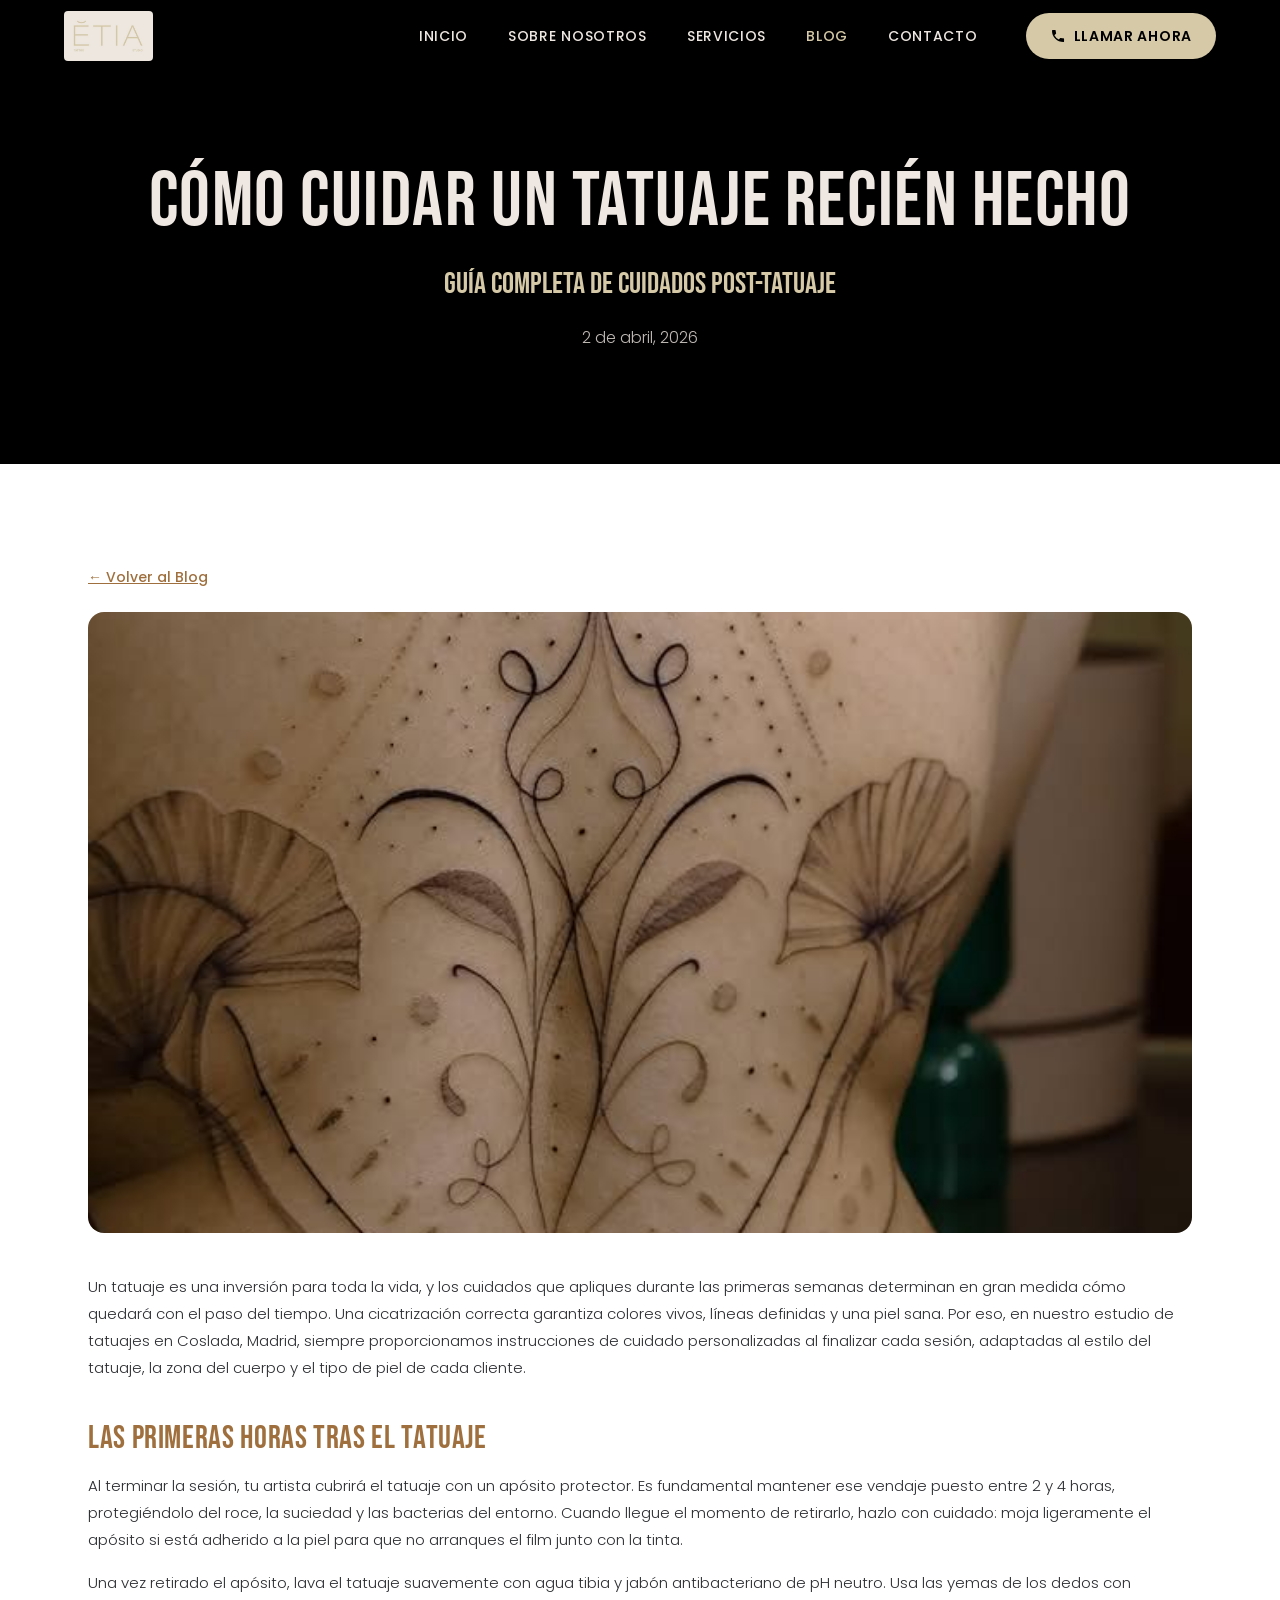
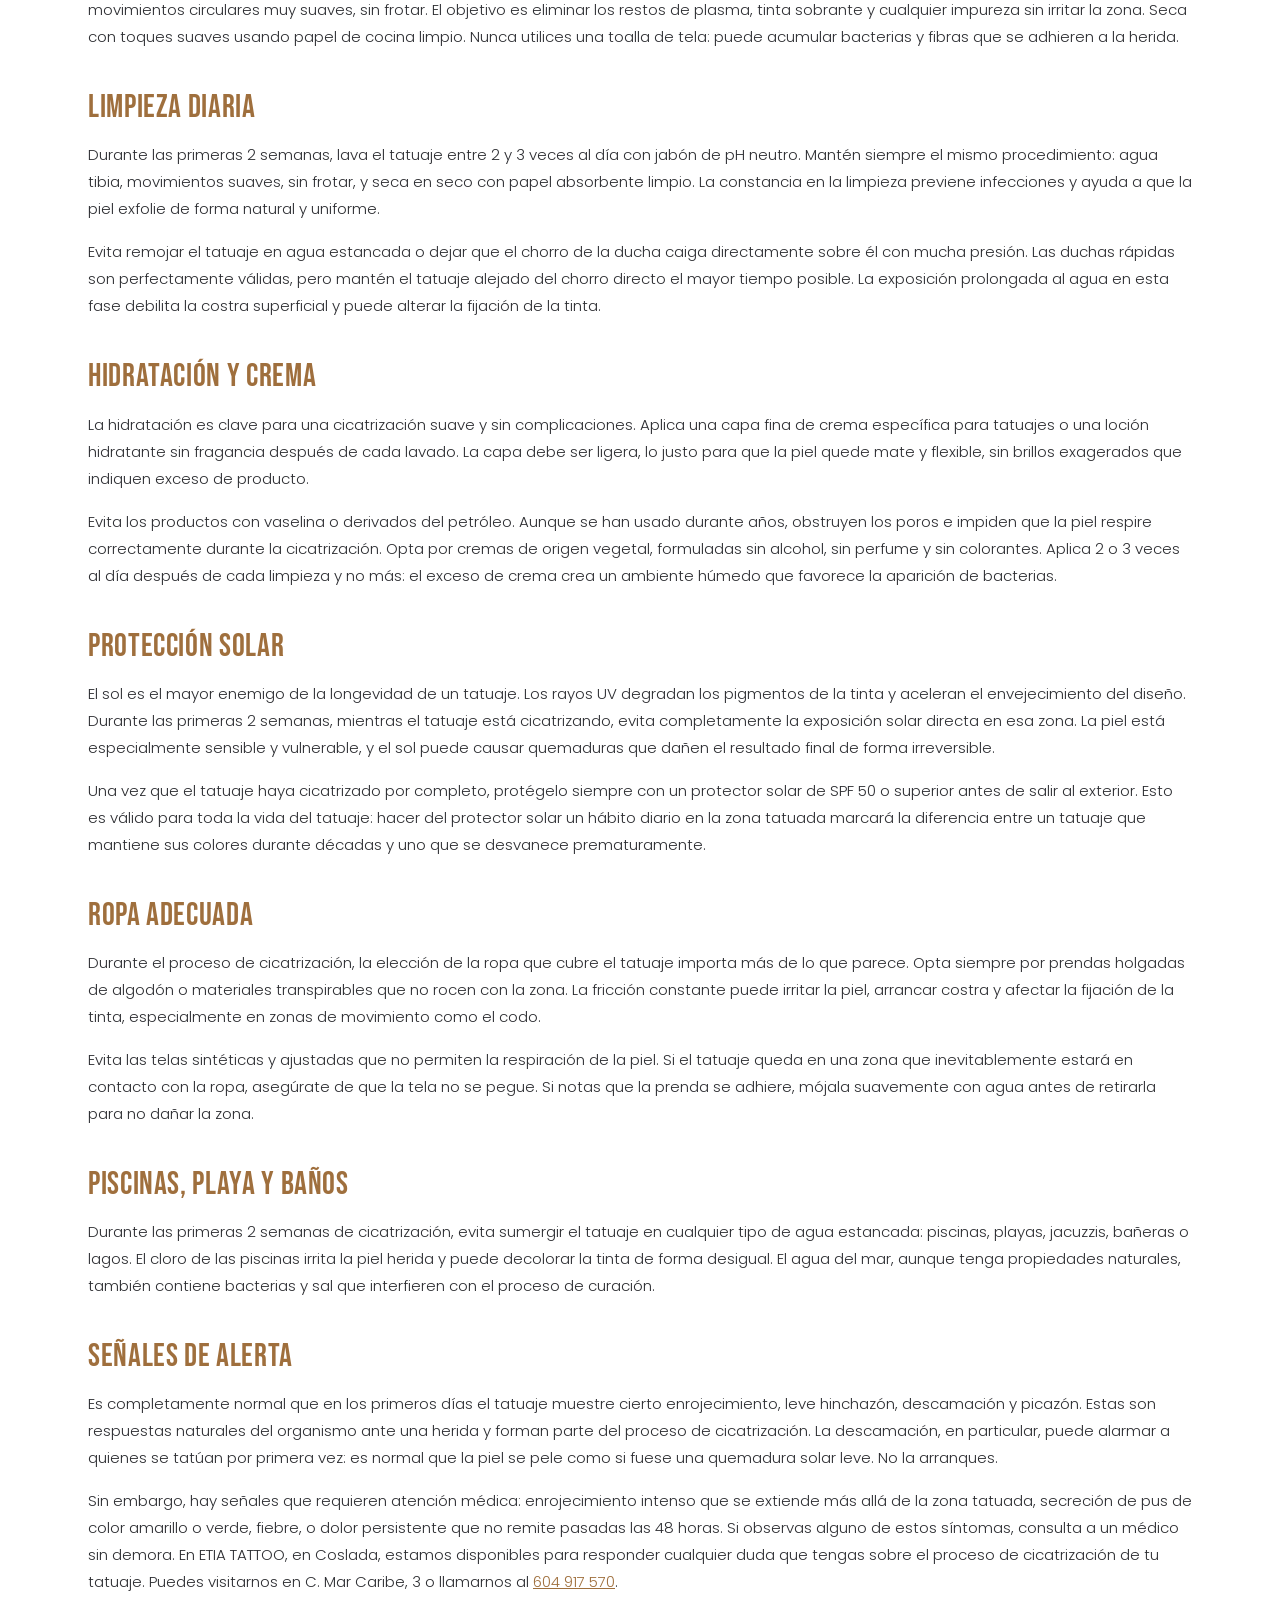
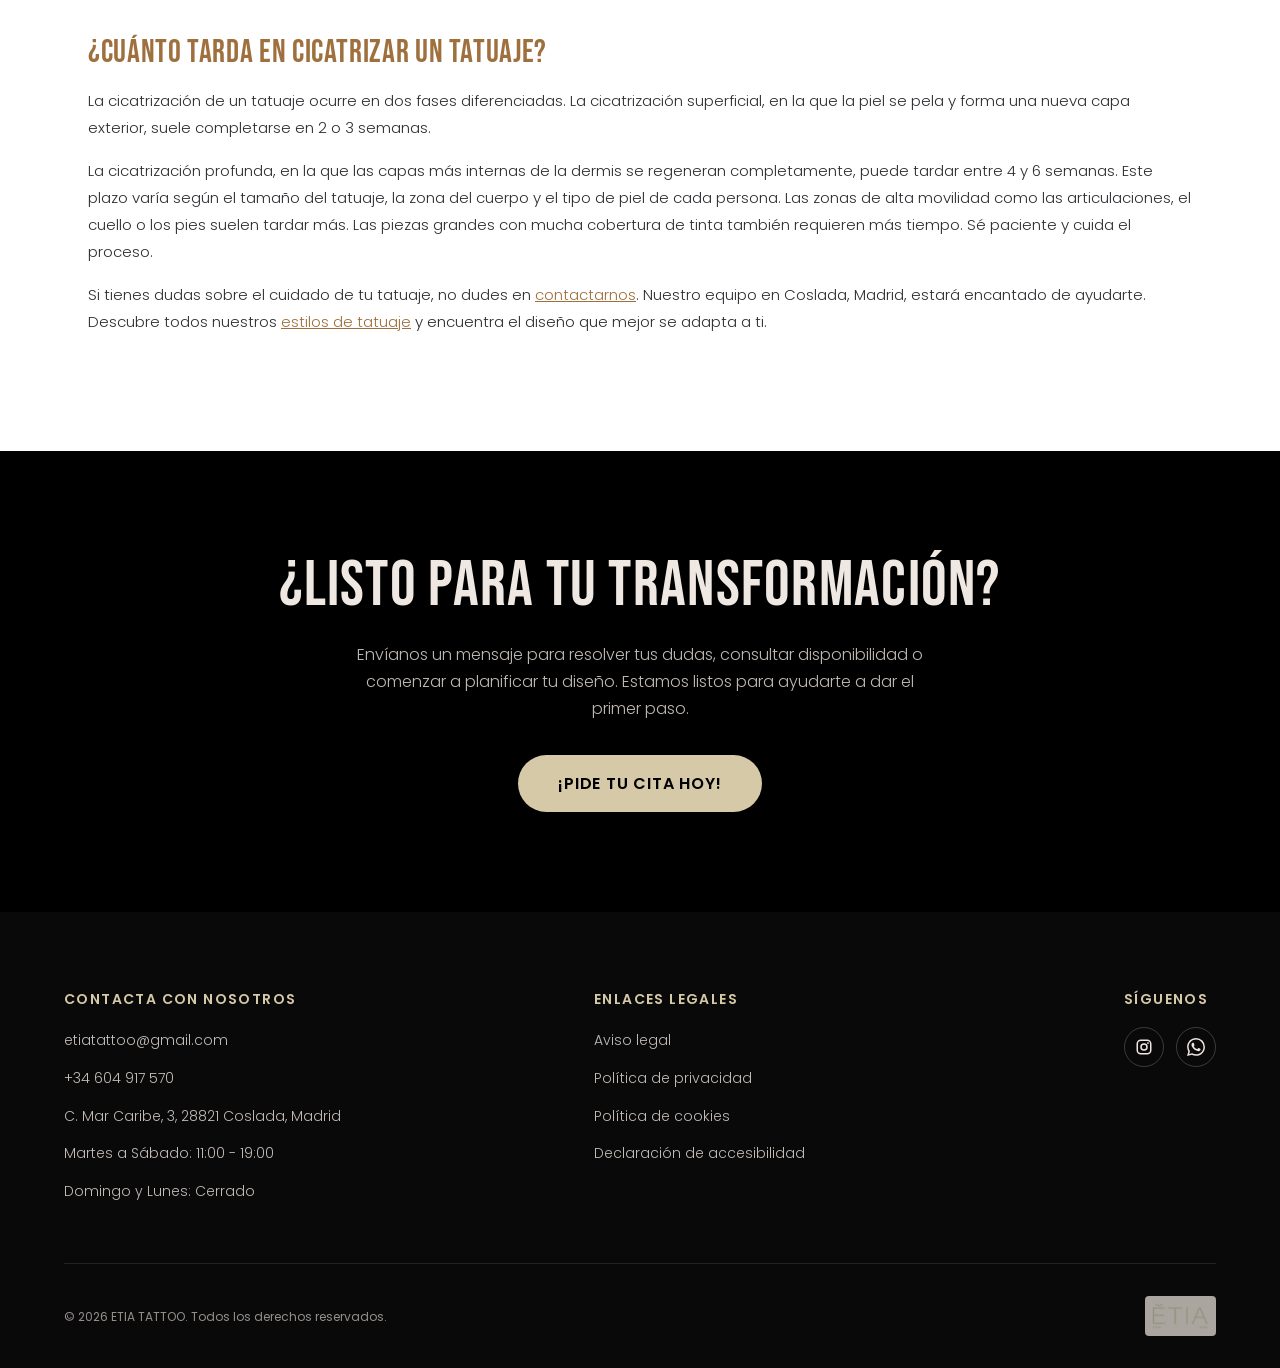
<file: blog/como-cuidar-un-tatuaje-recien-hecho.html>
<!DOCTYPE html>
<html lang="es">
<head>
  <meta charset="UTF-8">
  <meta name="viewport" content="width=device-width, initial-scale=1.0">
  <link rel="icon" type="image/png" sizes="32x32" href="../favicon-32x32.png">
  <link rel="icon" type="image/png" sizes="16x16" href="../favicon-16x16.png">
  <link rel="apple-touch-icon" sizes="180x180" href="../apple-touch-icon.png">
  <title>Cómo Cuidar un Tatuaje Recién Hecho | ETIA TATTOO Coslada, Madrid</title>
  <meta name="description" content="Guía completa de cuidados para tu tatuaje recién hecho por los expertos de ETIA TATTOO en Coslada, Madrid. Aprende cómo lavar, hidratar y proteger tu nuevo tatuaje para una cicatrización perfecta.">
  <meta name="keywords" content="cuidados tatuaje recién hecho, aftercare tatuaje, cómo cuidar tatuaje nuevo, tatuaje Coslada, tatuaje Madrid, ETIA TATTOO, cicatrización tatuaje, crema tatuaje, protección solar tatuaje">
  <link rel="canonical" href="https://www.etiatattoo.com/blog/como-cuidar-un-tatuaje-recien-hecho">
  <meta property="og:type" content="article">
  <meta property="og:title" content="Cómo Cuidar un Tatuaje Recién Hecho | ETIA TATTOO">
  <meta property="og:description" content="Guía completa de cuidados para tu tatuaje recién hecho por los expertos de ETIA TATTOO en Coslada, Madrid.">
  <meta property="og:image" content="https://www.etiatattoo.com/assets/images/tattoo-38.jpg">
  <meta property="og:url" content="https://www.etiatattoo.com/blog/como-cuidar-un-tatuaje-recien-hecho">
  <link rel="stylesheet" href="../styles.css">
  <script type="application/ld+json">
  {
    "@context": "https://schema.org",
    "@graph": [
      {
        "@type": "Article",
        "headline": "Cómo Cuidar un Tatuaje Recién Hecho",
        "author": {
          "@type": "Organization",
          "name": "ETIA TATTOO",
          "url": "https://www.etiatattoo.com",
          "address": {
            "@type": "PostalAddress",
            "streetAddress": "C. Mar Caribe, 3",
            "addressLocality": "Coslada",
            "addressRegion": "Madrid",
            "postalCode": "28821",
            "addressCountry": "ES"
          }
        },
        "publisher": {
          "@type": "Organization",
          "name": "ETIA TATTOO",
          "logo": {
            "@type": "ImageObject",
            "url": "https://www.etiatattoo.com/assets/images/logo.jpg"
          }
        },
        "datePublished": "2026-04-02",
        "description": "Guía completa de cuidados para tu tatuaje recién hecho por los expertos de ETIA TATTOO en Coslada, Madrid.",
        "image": "https://www.etiatattoo.com/assets/images/tattoo-38.jpg",
        "mainEntityOfPage": "https://www.etiatattoo.com/blog/como-cuidar-un-tatuaje-recien-hecho"
      },
      {
        "@type": "BreadcrumbList",
        "itemListElement": [
          { "@type": "ListItem", "position": 1, "name": "Inicio", "item": "https://www.etiatattoo.com/" },
          { "@type": "ListItem", "position": 2, "name": "Blog", "item": "https://www.etiatattoo.com/blog" },
          { "@type": "ListItem", "position": 3, "name": "Cómo Cuidar un Tatuaje Recién Hecho" }
        ]
      },
      {
        "@type": "FAQPage",
        "mainEntity": [
          {
            "@type": "Question",
            "name": "¿Cuánto tarda en cicatrizar un tatuaje?",
            "acceptedAnswer": {
              "@type": "Answer",
              "text": "La cicatrización superficial de un tatuaje suele completarse en 2 o 3 semanas. La cicatrización profunda puede tardar entre 4 y 6 semanas, dependiendo del tamaño, la zona del cuerpo y el tipo de piel."
            }
          },
          {
            "@type": "Question",
            "name": "¿Cómo lavar un tatuaje recién hecho?",
            "acceptedAnswer": {
              "@type": "Answer",
              "text": "Lava el tatuaje entre 2 y 3 veces al día con agua tibia y jabón de pH neutro. Usa las yemas de los dedos con movimientos suaves, sin frotar. Seca con toques suaves usando papel de cocina limpio."
            }
          },
          {
            "@type": "Question",
            "name": "¿Puedo ir a la piscina con un tatuaje recién hecho?",
            "acceptedAnswer": {
              "@type": "Answer",
              "text": "No. Durante las primeras 2 semanas de cicatrización debes evitar piscinas, playas, jacuzzis y bañeras. El cloro irrita la piel y puede decolorar la tinta. El agua del mar contiene bacterias y sal que interfieren con la curación."
            }
          },
          {
            "@type": "Question",
            "name": "¿Qué crema usar en un tatuaje recién hecho?",
            "acceptedAnswer": {
              "@type": "Answer",
              "text": "Aplica una capa fina de crema específica para tatuajes o loción hidratante sin fragancia. Evita productos con vaselina o derivados del petróleo. Opta por cremas de origen vegetal, sin alcohol ni colorantes. Aplica 2 o 3 veces al día."
            }
          },
          {
            "@type": "Question",
            "name": "¿Cuándo puedo tomar el sol con un tatuaje nuevo?",
            "acceptedAnswer": {
              "@type": "Answer",
              "text": "Evita la exposición solar directa durante las primeras 2 semanas. Una vez cicatrizado, protege siempre el tatuaje con protector solar SPF 50 o superior. El sol degrada los pigmentos y acelera el envejecimiento del diseño."
            }
          }
        ]
      }
    ]
  }
  </script>
</head>
<body>

  <!-- HEADER -->
  <header class="header">
    <div class="header__inner">
      <a href="../" class="header__logo">
        <img src="../assets/images/logo.jpg" alt="Logo Etia Tattoo">
      </a>
      <nav class="nav">
        <ul class="nav__list">
          <li class="nav__item"><a href="../" class="nav__link">Inicio</a></li>
          <li class="nav__item"><a href="../sobre-nosotros" class="nav__link">Sobre Nosotros</a></li>
          <li class="nav__item nav__item--dropdown">
            <a href="#" class="nav__link">Servicios</a>
            <div class="nav__dropdown">
              <a href="../tatuajes">Tattoos</a>
              <a href="../piercing">Piercing</a>
            </div>
          </li>
          <li class="nav__item"><a href="../blog" class="nav__link nav__link--active">Blog</a></li>
          <li class="nav__item"><a href="../contacto" class="nav__link">Contacto</a></li>
        </ul>
        <a href="tel:+34604917570" class="btn btn--primary">
          <svg viewBox="0 0 24 24"><path d="M6.62 10.79a15.05 15.05 0 006.59 6.59l2.2-2.2a1 1 0 011.01-.24 11.72 11.72 0 003.66.59 1 1 0 011 1v3.59a1 1 0 01-1 1A17 17 0 013 4a1 1 0 011-1h3.59a1 1 0 011 1 11.72 11.72 0 00.59 3.66 1 1 0 01-.24 1.01l-2.32 2.12z"/></svg>
          Llamar ahora
        </a>
      </nav>
      <button class="hamburger" aria-label="Abrir menú" onclick="this.classList.toggle('active'); document.querySelector('.mobile-nav').classList.toggle('active')">
        <span></span><span></span><span></span>
      </button>
    </div>
  </header>

  <!-- MOBILE NAV -->
  <div class="mobile-nav">
    <button class="mobile-nav__close" aria-label="Cerrar menú" onclick="this.parentElement.classList.remove('active'); document.querySelector('.hamburger').classList.remove('active')">&times;</button>
    <a href="../" onclick="this.parentElement.classList.remove('active'); document.querySelector('.hamburger').classList.remove('active')">Inicio</a>
    <a href="../sobre-nosotros" onclick="this.parentElement.classList.remove('active'); document.querySelector('.hamburger').classList.remove('active')">Sobre Nosotros</a>
    <a href="../tatuajes" onclick="this.parentElement.classList.remove('active'); document.querySelector('.hamburger').classList.remove('active')">Tattoos</a>
    <a href="../piercing" onclick="this.parentElement.classList.remove('active'); document.querySelector('.hamburger').classList.remove('active')">Piercing</a>
    <a href="../blog" onclick="this.parentElement.classList.remove('active'); document.querySelector('.hamburger').classList.remove('active')">Blog</a>
    <a href="../contacto" onclick="this.parentElement.classList.remove('active'); document.querySelector('.hamburger').classList.remove('active')">Contacto</a>
    <a href="tel:+34604917570" class="btn btn--primary" style="margin-top:16px">Llamar ahora</a>
  </div>

  <!-- PAGE HERO -->
  <section class="page-hero">
    <div class="container">
      <h1 class="page-hero__title">Cómo Cuidar un Tatuaje Recién Hecho</h1>
      <p class="page-hero__subtitle">Guía completa de cuidados post-tatuaje</p>
      <p class="page-hero__text"><time datetime="2026-04-02">2 de abril, 2026</time></p>
    </div>
  </section>

  <!-- ARTICLE -->
  <section class="section">
    <div class="container">
      <article class="blog-article">

        <a href="../blog" class="blog-article__back">&larr; Volver al Blog</a>

        <div class="blog-article__featured-image">
          <img src="../assets/images/tattoo-38.jpg" alt="Tatuaje recién hecho con cuidados adecuados">
        </div>

        <p>Un tatuaje es una inversión para toda la vida, y los cuidados que apliques durante las primeras semanas determinan en gran medida cómo quedará con el paso del tiempo. Una cicatrización correcta garantiza colores vivos, líneas definidas y una piel sana. Por eso, en nuestro estudio de tatuajes en Coslada, Madrid, siempre proporcionamos instrucciones de cuidado personalizadas al finalizar cada sesión, adaptadas al estilo del tatuaje, la zona del cuerpo y el tipo de piel de cada cliente.</p>

        <h2>Las Primeras Horas Tras el Tatuaje</h2>

        <p>Al terminar la sesión, tu artista cubrirá el tatuaje con un apósito protector. Es fundamental mantener ese vendaje puesto entre 2 y 4 horas, protegiéndolo del roce, la suciedad y las bacterias del entorno. Cuando llegue el momento de retirarlo, hazlo con cuidado: moja ligeramente el apósito si está adherido a la piel para que no arranques el film junto con la tinta.</p>

        <p>Una vez retirado el apósito, lava el tatuaje suavemente con agua tibia y jabón antibacteriano de pH neutro. Usa las yemas de los dedos con movimientos circulares muy suaves, sin frotar. El objetivo es eliminar los restos de plasma, tinta sobrante y cualquier impureza sin irritar la zona. Seca con toques suaves usando papel de cocina limpio. Nunca utilices una toalla de tela: puede acumular bacterias y fibras que se adhieren a la herida.</p>

        <h2>Limpieza Diaria</h2>

        <p>Durante las primeras 2 semanas, lava el tatuaje entre 2 y 3 veces al día con jabón de pH neutro. Mantén siempre el mismo procedimiento: agua tibia, movimientos suaves, sin frotar, y seca en seco con papel absorbente limpio. La constancia en la limpieza previene infecciones y ayuda a que la piel exfolie de forma natural y uniforme.</p>

        <p>Evita remojar el tatuaje en agua estancada o dejar que el chorro de la ducha caiga directamente sobre él con mucha presión. Las duchas rápidas son perfectamente válidas, pero mantén el tatuaje alejado del chorro directo el mayor tiempo posible. La exposición prolongada al agua en esta fase debilita la costra superficial y puede alterar la fijación de la tinta.</p>

        <h2>Hidratación y Crema</h2>

        <p>La hidratación es clave para una cicatrización suave y sin complicaciones. Aplica una capa fina de crema específica para tatuajes o una loción hidratante sin fragancia después de cada lavado. La capa debe ser ligera, lo justo para que la piel quede mate y flexible, sin brillos exagerados que indiquen exceso de producto.</p>

        <p>Evita los productos con vaselina o derivados del petróleo. Aunque se han usado durante años, obstruyen los poros e impiden que la piel respire correctamente durante la cicatrización. Opta por cremas de origen vegetal, formuladas sin alcohol, sin perfume y sin colorantes. Aplica 2 o 3 veces al día después de cada limpieza y no más: el exceso de crema crea un ambiente húmedo que favorece la aparición de bacterias.</p>

        <h2>Protección Solar</h2>

        <p>El sol es el mayor enemigo de la longevidad de un tatuaje. Los rayos UV degradan los pigmentos de la tinta y aceleran el envejecimiento del diseño. Durante las primeras 2 semanas, mientras el tatuaje está cicatrizando, evita completamente la exposición solar directa en esa zona. La piel está especialmente sensible y vulnerable, y el sol puede causar quemaduras que dañen el resultado final de forma irreversible.</p>

        <p>Una vez que el tatuaje haya cicatrizado por completo, protégelo siempre con un protector solar de SPF 50 o superior antes de salir al exterior. Esto es válido para toda la vida del tatuaje: hacer del protector solar un hábito diario en la zona tatuada marcará la diferencia entre un tatuaje que mantiene sus colores durante décadas y uno que se desvanece prematuramente.</p>

        <h2>Ropa Adecuada</h2>

        <p>Durante el proceso de cicatrización, la elección de la ropa que cubre el tatuaje importa más de lo que parece. Opta siempre por prendas holgadas de algodón o materiales transpirables que no rocen con la zona. La fricción constante puede irritar la piel, arrancar costra y afectar la fijación de la tinta, especialmente en zonas de movimiento como el codo.</p>

        <p>Evita las telas sintéticas y ajustadas que no permiten la respiración de la piel. Si el tatuaje queda en una zona que inevitablemente estará en contacto con la ropa, asegúrate de que la tela no se pegue. Si notas que la prenda se adhiere, mójala suavemente con agua antes de retirarla para no dañar la zona.</p>

        <h2>Piscinas, Playa y Baños</h2>

        <p>Durante las primeras 2 semanas de cicatrización, evita sumergir el tatuaje en cualquier tipo de agua estancada: piscinas, playas, jacuzzis, bañeras o lagos. El cloro de las piscinas irrita la piel herida y puede decolorar la tinta de forma desigual. El agua del mar, aunque tenga propiedades naturales, también contiene bacterias y sal que interfieren con el proceso de curación.</p>

        <h2>Señales de Alerta</h2>

        <p>Es completamente normal que en los primeros días el tatuaje muestre cierto enrojecimiento, leve hinchazón, descamación y picazón. Estas son respuestas naturales del organismo ante una herida y forman parte del proceso de cicatrización. La descamación, en particular, puede alarmar a quienes se tatúan por primera vez: es normal que la piel se pele como si fuese una quemadura solar leve. No la arranques.</p>

        <p>Sin embargo, hay señales que requieren atención médica: enrojecimiento intenso que se extiende más allá de la zona tatuada, secreción de pus de color amarillo o verde, fiebre, o dolor persistente que no remite pasadas las 48 horas. Si observas alguno de estos síntomas, consulta a un médico sin demora. En ETIA TATTOO, en Coslada, estamos disponibles para responder cualquier duda que tengas sobre el proceso de cicatrización de tu tatuaje. Puedes visitarnos en C. Mar Caribe, 3 o llamarnos al <a href="tel:+34604917570">604 917 570</a>.</p>

        <h2>¿Cuánto Tarda en Cicatrizar un Tatuaje?</h2>

        <p>La cicatrización de un tatuaje ocurre en dos fases diferenciadas. La cicatrización superficial, en la que la piel se pela y forma una nueva capa exterior, suele completarse en 2 o 3 semanas.</p>

        <p>La cicatrización profunda, en la que las capas más internas de la dermis se regeneran completamente, puede tardar entre 4 y 6 semanas. Este plazo varía según el tamaño del tatuaje, la zona del cuerpo y el tipo de piel de cada persona. Las zonas de alta movilidad como las articulaciones, el cuello o los pies suelen tardar más. Las piezas grandes con mucha cobertura de tinta también requieren más tiempo. Sé paciente y cuida el proceso.</p>

        <p>Si tienes dudas sobre el cuidado de tu tatuaje, no dudes en <a href="../contacto">contactarnos</a>. Nuestro equipo en Coslada, Madrid, estará encantado de ayudarte. Descubre todos nuestros <a href="../tatuajes">estilos de tatuaje</a> y encuentra el diseño que mejor se adapta a ti.</p>

      </article>
    </div>
  </section>

  <!-- CTA -->
  <section class="cta">
    <div class="container">
      <h2 class="cta__title">¿Listo para tu Transformación?</h2>
      <p class="cta__text">Envíanos un mensaje para resolver tus dudas, consultar disponibilidad o comenzar a planificar tu diseño. Estamos listos para ayudarte a dar el primer paso.</p>
      <a href="tel:+34604917570" class="btn btn--primary btn--large">¡Pide tu cita hoy!</a>
    </div>
  </section>

  <!-- FOOTER -->
  <footer class="footer">
    <div class="container">
      <div class="footer__grid">
        <div>
          <h4 class="footer__heading">Contacta con nosotros</h4>
          <ul class="footer__list">
            <li><a href="mailto:etiatattoo@gmail.com">etiatattoo@gmail.com</a></li>
            <li><a href="tel:+34604917570">+34 604 917 570</a></li>
            <li><span>C. Mar Caribe, 3, 28821 Coslada, Madrid</span></li>
            <li><span>Martes a Sábado: 11:00 - 19:00</span></li>
            <li><span>Domingo y Lunes: Cerrado</span></li>
          </ul>
        </div>
        <div>
          <h4 class="footer__heading">Enlaces legales</h4>
          <ul class="footer__list">
            <li><a href="../aviso-legal">Aviso legal</a></li>
            <li><a href="../politica-de-privacidad">Política de privacidad</a></li>
            <li><a href="../politica-de-cookies">Política de cookies</a></li>
            <li><a href="../declaracion-de-accesibilidad">Declaración de accesibilidad</a></li>
          </ul>
        </div>
        <div>
          <h4 class="footer__heading">Síguenos</h4>
          <div class="footer__social">
            <a href="https://instagram.com/etia.tattoo" target="_blank" rel="noopener" aria-label="Instagram">
              <svg viewBox="0 0 24 24"><path d="M7.8 2h8.4C19.4 2 22 4.6 22 7.8v8.4a5.8 5.8 0 01-5.8 5.8H7.8C4.6 22 2 19.4 2 16.2V7.8A5.8 5.8 0 017.8 2zm-.2 2A3.6 3.6 0 004 7.6v8.8A3.6 3.6 0 007.6 20h8.8a3.6 3.6 0 003.6-3.6V7.6A3.6 3.6 0 0016.4 4H7.6zm9.65 1.5a1.25 1.25 0 110 2.5 1.25 1.25 0 010-2.5zM12 7a5 5 0 110 10 5 5 0 010-10zm0 2a3 3 0 100 6 3 3 0 000-6z"/></svg>
            </a>
            <a href="https://wa.me/34604917570" target="_blank" rel="noopener" aria-label="WhatsApp">
              <svg viewBox="0 0 24 24"><path d="M17.472 14.382c-.297-.149-1.758-.867-2.03-.967-.273-.099-.471-.148-.67.15-.197.297-.767.966-.94 1.164-.173.199-.347.223-.644.075-.297-.15-1.255-.463-2.39-1.475-.883-.788-1.48-1.761-1.653-2.059-.173-.297-.018-.458.13-.606.134-.133.298-.347.446-.52.149-.174.198-.298.298-.497.099-.198.05-.371-.025-.52-.075-.149-.669-1.612-.916-2.207-.242-.579-.487-.5-.669-.51l-.57-.01c-.198 0-.52.074-.792.372-.272.297-1.04 1.016-1.04 2.479 0 1.462 1.065 2.875 1.213 3.074.149.198 2.096 3.2 5.077 4.487.709.306 1.262.489 1.694.625.712.227 1.36.195 1.871.118.571-.085 1.758-.719 2.006-1.413.248-.694.248-1.289.173-1.413-.074-.124-.272-.198-.57-.347m-5.421 7.403h-.004a9.87 9.87 0 01-5.031-1.378l-.361-.214-3.741.982.998-3.648-.235-.374a9.86 9.86 0 01-1.51-5.26c.001-5.45 4.436-9.884 9.888-9.884 2.64 0 5.122 1.03 6.988 2.898a9.825 9.825 0 012.893 6.994c-.003 5.45-4.437 9.884-9.885 9.884m8.413-18.297A11.815 11.815 0 0012.05 0C5.495 0 .16 5.335.157 11.892c0 2.096.547 4.142 1.588 5.945L.057 24l6.305-1.654a11.882 11.882 0 005.683 1.448h.005c6.554 0 11.89-5.335 11.893-11.893a11.821 11.821 0 00-3.48-8.413z"/></svg>
            </a>
          </div>
        </div>
      </div>
      <div class="footer__bottom">
        <p class="footer__copyright">&copy; 2026 ETIA TATTOO. Todos los derechos reservados.</p>
        <div class="footer__logo">
          <img src="../assets/images/logo.jpg" alt="Etia Tattoo">
        </div>
      </div>
    </div>
  </footer>

</body>
</html>
</file>
<file: styles.css>
/* ========================================
   ETIA TATTOO - Main Stylesheet
   ======================================== */

/* --- Fonts --- */
@import url('https://fonts.googleapis.com/css2?family=Bebas+Neue&family=Poppins:ital,wght@0,300;0,400;0,500;0,600;0,700;1,300;1,400&display=swap');

/* --- CSS Variables --- */
:root {
  --black: #000000;
  --cream: #EFE7E1;
  --white: #FFFFFF;
  --gold: #D5C9A7;
  --charcoal: #2D2E32;
  --brown: #9F6F3D;
  --dark-bg: #090909;
  --font-display: 'Bebas Neue', sans-serif;
  --font-body: 'Poppins', sans-serif;
  --max-width: 1200px;
  --radius: 16px;
}

/* --- Reset --- */
*, *::before, *::after {
  box-sizing: border-box;
  margin: 0;
  padding: 0;
}

html {
  scroll-behavior: smooth;
}

body {
  font-family: var(--font-body);
  color: var(--charcoal);
  background: var(--white);
  line-height: 1.6;
  -webkit-font-smoothing: antialiased;
}

img {
  max-width: 100%;
  height: auto;
  display: block;
}

a {
  text-decoration: none;
  color: inherit;
  transition: color 0.3s;
}

ul {
  list-style: none;
}

h1, h2, h3, h4 {
  font-family: var(--font-display);
  font-weight: 400;
  line-height: 1.1;
  letter-spacing: 0.02em;
}

/* --- Container --- */
.container {
  width: 100%;
  max-width: var(--max-width);
  margin: 0 auto;
  padding: 0 24px;
}

/* ========================================
   HEADER / NAV
   ======================================== */
.header {
  position: fixed;
  top: 0;
  left: 0;
  width: 100%;
  z-index: 1000;
  background: rgba(0, 0, 0, 0.92);
  backdrop-filter: blur(10px);
  transition: background 0.3s;
}

.header__inner {
  display: flex;
  align-items: center;
  justify-content: space-between;
  height: 72px;
  max-width: var(--max-width);
  margin: 0 auto;
  padding: 0 24px;
}

.header__logo img {
  height: 50px;
  width: auto;
  border-radius: 4px;
}

.nav {
  display: flex;
  align-items: center;
  gap: 32px;
}

.nav__list {
  display: flex;
  align-items: center;
  gap: 8px;
}

.nav__item {
  position: relative;
}

.nav__link {
  font-family: var(--font-body);
  font-size: 14px;
  font-weight: 500;
  color: var(--cream);
  padding: 8px 16px;
  border-radius: 8px;
  transition: color 0.3s, background 0.3s;
  text-transform: uppercase;
  letter-spacing: 0.05em;
}

.nav__link:hover,
.nav__link--active {
  color: var(--gold);
}

/* Dropdown */
.nav__item--dropdown:hover .nav__dropdown {
  opacity: 1;
  visibility: visible;
  transform: translateY(0);
}

.nav__dropdown {
  position: absolute;
  top: 100%;
  left: 0;
  background: rgba(0, 0, 0, 0.95);
  border-radius: 8px;
  padding: 8px 0;
  min-width: 160px;
  opacity: 0;
  visibility: hidden;
  transform: translateY(-8px);
  transition: all 0.3s;
}

.nav__dropdown a {
  display: block;
  padding: 10px 20px;
  font-size: 14px;
  font-weight: 400;
  color: var(--cream);
  transition: color 0.3s, background 0.3s;
}

.nav__dropdown a:hover {
  color: var(--gold);
  background: rgba(255, 255, 255, 0.05);
}

/* CTA Button */
.btn {
  display: inline-flex;
  align-items: center;
  gap: 8px;
  font-family: var(--font-body);
  font-size: 14px;
  font-weight: 600;
  padding: 12px 24px;
  border-radius: 50px;
  border: none;
  cursor: pointer;
  transition: all 0.3s;
  text-transform: uppercase;
  letter-spacing: 0.05em;
}

.btn--primary {
  background: var(--gold);
  color: var(--black);
}

.btn--primary:hover {
  background: var(--brown);
  color: var(--white);
}

.btn--outline {
  background: transparent;
  color: var(--cream);
  border: 2px solid var(--gold);
}

.btn--outline:hover {
  background: var(--gold);
  color: var(--black);
}

.btn--large {
  padding: 16px 40px;
  font-size: 16px;
}

.btn--dark {
  background: var(--charcoal);
  color: var(--cream);
}

.btn--dark:hover {
  background: var(--black);
}

/* Phone icon */
.btn svg {
  width: 16px;
  height: 16px;
  fill: currentColor;
}

/* Hamburger */
.hamburger {
  display: none;
  background: none;
  border: none;
  cursor: pointer;
  padding: 8px;
}

.hamburger span {
  display: block;
  width: 24px;
  height: 2px;
  background: var(--cream);
  margin: 5px 0;
  transition: all 0.3s;
}

.hamburger.active span:nth-child(1) {
  transform: rotate(45deg) translate(5px, 5px);
}

.hamburger.active span:nth-child(2) {
  opacity: 0;
}

.hamburger.active span:nth-child(3) {
  transform: rotate(-45deg) translate(5px, -5px);
}

/* ========================================
   HERO
   ======================================== */
.hero {
  position: relative;
  min-height: 100vh;
  display: flex;
  align-items: center;
  justify-content: center;
  text-align: center;
  color: var(--white);
  overflow: hidden;
}

.hero__bg {
  position: absolute;
  inset: 0;
  z-index: 0;
}

.hero__bg img {
  width: 100%;
  height: 100%;
  object-fit: cover;
}

.hero__overlay {
  position: absolute;
  inset: 0;
  background: rgba(0, 0, 0, 0.55);
  z-index: 1;
}

.hero__content {
  position: relative;
  z-index: 2;
  max-width: 800px;
  padding: 0 24px;
}

.hero__title {
  font-size: clamp(48px, 8vw, 90px);
  color: var(--white);
  margin-bottom: 16px;
  text-transform: uppercase;
}

.hero__subtitle {
  font-family: var(--font-display);
  font-size: clamp(24px, 3vw, 36px);
  color: var(--gold);
  margin-bottom: 16px;
}

.hero__text {
  font-size: 16px;
  font-weight: 300;
  color: rgba(255, 255, 255, 0.85);
  max-width: 600px;
  margin: 0 auto 32px;
  line-height: 1.7;
}

.hero__actions {
  display: flex;
  align-items: center;
  justify-content: center;
  gap: 16px;
  flex-wrap: wrap;
}

.hero__social {
  display: flex;
  justify-content: center;
  gap: 16px;
  margin-top: 32px;
}

.hero__social a {
  display: flex;
  align-items: center;
  justify-content: center;
  width: 44px;
  height: 44px;
  border-radius: 50%;
  border: 1px solid rgba(255, 255, 255, 0.3);
  color: var(--white);
  transition: all 0.3s;
}

.hero__social a:hover {
  background: var(--gold);
  border-color: var(--gold);
  color: var(--black);
}

.hero__social svg {
  width: 20px;
  height: 20px;
  fill: currentColor;
}

/* ========================================
   SECTIONS
   ======================================== */
.section {
  padding: 100px 0;
}

.section--dark {
  background: var(--dark-bg);
  color: var(--cream);
}

.section--cream {
  background: var(--cream);
}

.section--black {
  background: var(--black);
  color: var(--cream);
}

.section__header {
  text-align: center;
  max-width: 700px;
  margin: 0 auto 60px;
}

.section__title {
  font-size: clamp(36px, 5vw, 64px);
  text-transform: uppercase;
  margin-bottom: 20px;
}

.section--dark .section__title,
.section--black .section__title {
  color: var(--cream);
}

.section__subtitle {
  font-size: 16px;
  font-weight: 300;
  line-height: 1.7;
  opacity: 0.85;
}

/* ========================================
   SERVICES CARDS
   ======================================== */
.services {
  display: grid;
  grid-template-columns: 1fr 1fr;
  gap: 32px;
  margin-top: 48px;
}

.service-card {
  position: relative;
  border-radius: var(--radius);
  overflow: hidden;
  aspect-ratio: 3/4;
  cursor: pointer;
}

.service-card img {
  width: 100%;
  height: 100%;
  object-fit: cover;
  transition: transform 0.5s;
}

.service-card:hover img {
  transform: scale(1.05);
}

.service-card__overlay {
  position: absolute;
  inset: 0;
  background: linear-gradient(to top, rgba(0,0,0,0.7) 0%, rgba(0,0,0,0.1) 50%, rgba(0,0,0,0) 100%);
  display: flex;
  flex-direction: column;
  justify-content: flex-end;
  padding: 32px;
  color: var(--white);
}

.service-card__title {
  font-size: 36px;
  text-transform: uppercase;
  margin-bottom: 8px;
}

.service-card__text {
  font-size: 14px;
  font-weight: 300;
  opacity: 0.9;
}

/* ========================================
   VALUE PROPOSITIONS
   ======================================== */
.values {
  display: grid;
  grid-template-columns: repeat(3, 1fr);
  gap: 48px;
}

.value-card {
  text-align: center;
}

.value-card__icon {
  width: 64px;
  height: 64px;
  margin: 0 auto 24px;
  color: var(--gold);
}

.value-card__icon svg {
  width: 100%;
  height: 100%;
}

.value-card__title {
  font-family: var(--font-body);
  font-size: 20px;
  font-weight: 600;
  margin-bottom: 16px;
  color: var(--cream);
}

.value-card__text {
  font-size: 14px;
  font-weight: 300;
  line-height: 1.7;
  opacity: 0.8;
}

/* ========================================
   GALLERY / SLIDER
   ======================================== */
.gallery-track {
  display: flex;
  gap: 16px;
  overflow-x: auto;
  scroll-snap-type: x mandatory;
  -webkit-overflow-scrolling: touch;
  scrollbar-width: none;
  padding: 0 24px 24px;
}

.gallery-track::-webkit-scrollbar {
  display: none;
}

.gallery-item {
  flex: 0 0 280px;
  scroll-snap-align: start;
  border-radius: var(--radius);
  overflow: hidden;
  aspect-ratio: 3/4;
}

.gallery-item img {
  width: 100%;
  height: 100%;
  object-fit: cover;
  transition: transform 0.5s;
}

.gallery-item:hover img {
  transform: scale(1.05);
}

/* ========================================
   TESTIMONIALS
   ======================================== */
.testimonials {
  display: grid;
  grid-template-columns: repeat(3, 1fr);
  gap: 32px;
}

.testimonial {
  background: rgba(255, 255, 255, 0.05);
  border: 1px solid rgba(255, 255, 255, 0.1);
  border-radius: var(--radius);
  padding: 32px;
}

.testimonial__stars {
  color: var(--gold);
  font-size: 18px;
  margin-bottom: 16px;
  letter-spacing: 4px;
}

.testimonial__text {
  font-size: 14px;
  font-weight: 300;
  font-style: italic;
  line-height: 1.8;
  margin-bottom: 24px;
  opacity: 0.9;
}

.testimonial__author {
  font-weight: 600;
  font-size: 14px;
  color: var(--gold);
}

/* ========================================
   CTA SECTION
   ======================================== */
.cta {
  text-align: center;
  padding: 100px 0;
  background: var(--black);
  color: var(--cream);
}

.cta__title {
  font-size: clamp(36px, 5vw, 64px);
  text-transform: uppercase;
  margin-bottom: 20px;
  color: var(--cream);
}

.cta__text {
  font-size: 16px;
  font-weight: 300;
  max-width: 600px;
  margin: 0 auto 32px;
  line-height: 1.7;
  opacity: 0.8;
}

/* ========================================
   FOOTER
   ======================================== */
.footer {
  background: var(--dark-bg);
  color: var(--cream);
  padding: 80px 0 32px;
}

.footer__grid {
  display: grid;
  grid-template-columns: 1fr 1fr auto;
  gap: 48px;
  margin-bottom: 48px;
}

.footer__heading {
  font-family: var(--font-body);
  font-size: 14px;
  font-weight: 600;
  text-transform: uppercase;
  letter-spacing: 0.1em;
  margin-bottom: 20px;
  color: var(--gold);
}

.footer__list li {
  margin-bottom: 12px;
}

.footer__list a,
.footer__list span {
  font-size: 14px;
  font-weight: 300;
  opacity: 0.8;
  transition: opacity 0.3s, color 0.3s;
}

.footer__list a:hover {
  opacity: 1;
  color: var(--gold);
}

.footer__social {
  display: flex;
  gap: 12px;
}

.footer__social a {
  display: flex;
  align-items: center;
  justify-content: center;
  width: 40px;
  height: 40px;
  border-radius: 50%;
  border: 1px solid rgba(255, 255, 255, 0.2);
  color: var(--cream);
  transition: all 0.3s;
}

.footer__social a:hover {
  background: var(--gold);
  border-color: var(--gold);
  color: var(--black);
}

.footer__social svg {
  width: 18px;
  height: 18px;
  fill: currentColor;
}

.footer__bottom {
  border-top: 1px solid rgba(255, 255, 255, 0.1);
  padding-top: 32px;
  display: flex;
  align-items: center;
  justify-content: space-between;
  flex-wrap: wrap;
  gap: 16px;
}

.footer__copyright {
  font-size: 12px;
  opacity: 0.6;
}

.footer__logo img {
  height: 40px;
  border-radius: 4px;
  opacity: 0.7;
}

/* ========================================
   PAGE HERO (Interior pages)
   ======================================== */
.page-hero {
  padding: 160px 0 80px;
  background: var(--black);
  color: var(--cream);
  text-align: center;
}

.page-hero__title {
  font-size: clamp(42px, 6vw, 80px);
  text-transform: uppercase;
  margin-bottom: 16px;
}

.page-hero__subtitle {
  font-family: var(--font-display);
  font-size: clamp(20px, 3vw, 30px);
  color: var(--gold);
  margin-bottom: 16px;
}

.page-hero__text {
  font-size: 16px;
  font-weight: 300;
  max-width: 600px;
  margin: 0 auto 32px;
  opacity: 0.8;
  line-height: 1.7;
}

/* ========================================
   CONTENT SECTIONS (About, Services detail)
   ======================================== */
.content-split {
  display: grid;
  grid-template-columns: 1fr 1fr;
  gap: 64px;
  align-items: center;
}

.content-split--reverse {
  direction: rtl;
}

.content-split--reverse > * {
  direction: ltr;
}

.content-split__image {
  border-radius: var(--radius);
  overflow: hidden;
}

.content-split__image img {
  width: 100%;
  height: 100%;
  object-fit: cover;
  aspect-ratio: 4/5;
}

.content-split__body h2 {
  font-size: clamp(28px, 4vw, 48px);
  text-transform: uppercase;
  margin-bottom: 24px;
}

.content-split__body h3 {
  font-size: clamp(22px, 3vw, 32px);
  text-transform: uppercase;
  margin-bottom: 16px;
  color: var(--brown);
}

.content-split__body p {
  font-size: 15px;
  font-weight: 300;
  line-height: 1.8;
  margin-bottom: 20px;
}

/* Image Grid */
.image-grid {
  display: grid;
  grid-template-columns: repeat(3, 1fr);
  gap: 16px;
}

.image-grid__item {
  border-radius: var(--radius);
  overflow: hidden;
  aspect-ratio: 3/4;
}

.image-grid__item img {
  width: 100%;
  height: 100%;
  object-fit: cover;
  transition: transform 0.5s;
}

.image-grid__item:hover img {
  transform: scale(1.05);
}

/* ========================================
   CONTACT FORM
   ======================================== */
.contact-grid {
  display: grid;
  grid-template-columns: 1fr 1fr;
  gap: 64px;
}

.form-group {
  margin-bottom: 24px;
}

.form-group label {
  display: block;
  font-size: 14px;
  font-weight: 500;
  margin-bottom: 8px;
  color: var(--charcoal);
}

.form-group input,
.form-group textarea {
  width: 100%;
  padding: 14px 16px;
  border: 1px solid #ddd;
  border-radius: 8px;
  font-family: var(--font-body);
  font-size: 14px;
  background: var(--white);
  color: var(--charcoal);
  transition: border-color 0.3s;
}

.form-group input:focus,
.form-group textarea:focus {
  outline: none;
  border-color: var(--gold);
}

.form-group textarea {
  min-height: 150px;
  resize: vertical;
}

.form-checkbox {
  display: flex;
  align-items: flex-start;
  gap: 10px;
  margin-bottom: 16px;
}

.form-checkbox input[type="checkbox"] {
  margin-top: 4px;
  accent-color: var(--brown);
}

.form-checkbox label {
  font-size: 13px;
  font-weight: 300;
  line-height: 1.5;
}

.form-checkbox a {
  color: var(--brown);
  text-decoration: underline;
}

.contact-info {
  display: flex;
  flex-direction: column;
  gap: 32px;
}

.contact-info__item {
  display: flex;
  align-items: flex-start;
  gap: 16px;
}

.contact-info__icon {
  width: 48px;
  height: 48px;
  border-radius: 50%;
  background: var(--cream);
  display: flex;
  align-items: center;
  justify-content: center;
  flex-shrink: 0;
  color: var(--brown);
}

.contact-info__icon svg {
  width: 20px;
  height: 20px;
  fill: currentColor;
}

.contact-info__text h4 {
  font-family: var(--font-body);
  font-size: 16px;
  font-weight: 600;
  margin-bottom: 4px;
}

.contact-info__text p,
.contact-info__text a {
  font-size: 14px;
  font-weight: 300;
  color: var(--charcoal);
  opacity: 0.8;
}

.contact-info__text a:hover {
  color: var(--brown);
  opacity: 1;
}

.map-container {
  border-radius: var(--radius);
  overflow: hidden;
  margin-top: 32px;
  aspect-ratio: 16/9;
}

.map-container iframe {
  width: 100%;
  height: 100%;
  border: 0;
}

/* ========================================
   LEGAL PAGES
   ======================================== */
.legal-content {
  max-width: 800px;
  margin: 0 auto;
  padding: 80px 24px;
}

.legal-content h1 {
  font-size: clamp(36px, 5vw, 56px);
  text-transform: uppercase;
  margin-bottom: 32px;
}

.legal-content h2 {
  font-size: clamp(24px, 3vw, 32px);
  text-transform: uppercase;
  margin: 40px 0 16px;
  color: var(--brown);
}

.legal-content p {
  font-size: 15px;
  font-weight: 300;
  line-height: 1.8;
  margin-bottom: 16px;
}

.legal-content ul {
  margin-bottom: 16px;
  padding-left: 24px;
}

.legal-content li {
  list-style: disc;
  font-size: 15px;
  font-weight: 300;
  line-height: 1.8;
  margin-bottom: 8px;
}

.legal-content a {
  color: var(--brown);
  text-decoration: underline;
}

/* ========================================
   THANK YOU PAGE
   ======================================== */
.thankyou {
  min-height: 100vh;
  display: flex;
  align-items: center;
  justify-content: center;
  text-align: center;
  background: var(--black);
  color: var(--cream);
  padding: 80px 24px;
}

.thankyou__title {
  font-size: clamp(36px, 5vw, 64px);
  text-transform: uppercase;
  margin-bottom: 24px;
}

.thankyou__text {
  font-size: 16px;
  font-weight: 300;
  max-width: 500px;
  margin: 0 auto 32px;
  line-height: 1.7;
  opacity: 0.8;
}

/* ========================================
   STYLES STATEMENT (quote-like section)
   ======================================== */
.statement {
  text-align: center;
  padding: 80px 24px;
  background: var(--cream);
}

.statement__title {
  font-size: clamp(28px, 4vw, 48px);
  text-transform: uppercase;
  color: var(--charcoal);
  max-width: 800px;
  margin: 0 auto 20px;
}

.statement__text {
  font-size: 15px;
  font-weight: 300;
  max-width: 700px;
  margin: 0 auto;
  line-height: 1.8;
  color: var(--charcoal);
  opacity: 0.8;
}

/* ========================================
   MOBILE NAV OVERLAY
   ======================================== */
.mobile-nav {
  display: none;
  position: fixed;
  inset: 0;
  z-index: 999;
  background: rgba(0, 0, 0, 0.97);
  flex-direction: column;
  align-items: center;
  justify-content: center;
  gap: 24px;
}

.mobile-nav.active {
  display: flex;
}

.mobile-nav a {
  font-family: var(--font-display);
  font-size: 36px;
  color: var(--cream);
  text-transform: uppercase;
  transition: color 0.3s;
}

.mobile-nav a:hover {
  color: var(--gold);
}

.mobile-nav__close {
  position: absolute;
  top: 24px;
  right: 24px;
  background: none;
  border: none;
  color: var(--cream);
  font-size: 32px;
  cursor: pointer;
}

/* ========================================
   BLOG
   ======================================== */
.blog-grid {
  display: grid;
  grid-template-columns: repeat(2, 1fr);
  gap: 32px;
}

.blog-card {
  background: var(--dark-bg);
  border-radius: var(--radius);
  overflow: hidden;
  transition: transform 0.3s;
}

.blog-card:hover {
  transform: translateY(-4px);
}

.blog-card__image {
  aspect-ratio: 16/9;
  overflow: hidden;
}

.blog-card__image img {
  width: 100%;
  height: 100%;
  object-fit: cover;
  transition: transform 0.5s;
}

.blog-card:hover .blog-card__image img {
  transform: scale(1.05);
}

.blog-card__body {
  padding: 24px;
}

.blog-card__date {
  font-size: 13px;
  font-weight: 300;
  color: var(--gold);
  margin-bottom: 8px;
}

.blog-card__title {
  font-size: 24px;
  text-transform: uppercase;
  color: var(--cream);
  margin-bottom: 12px;
}

.blog-card__excerpt {
  font-size: 14px;
  font-weight: 300;
  line-height: 1.7;
  color: var(--cream);
  opacity: 0.8;
  margin-bottom: 16px;
}

.blog-card__link {
  font-size: 14px;
  font-weight: 600;
  color: var(--gold);
  text-transform: uppercase;
  letter-spacing: 0.05em;
}

.blog-card__link:hover {
  color: var(--brown);
}

/* Blog Article */
.blog-article__back {
  display: inline-block;
  font-size: 14px;
  font-weight: 500;
  color: var(--brown);
  margin-bottom: 24px;
}

.blog-article__back:hover {
  color: var(--gold);
}

.blog-article {
  max-width: var(--max-width);
  margin: 0 auto;
  padding: 0 24px;
}

.blog-article__meta {
  display: flex;
  align-items: center;
  gap: 16px;
  margin-bottom: 32px;
  font-size: 14px;
  font-weight: 300;
  color: var(--gold);
}

.blog-article__featured-image {
  border-radius: var(--radius);
  overflow: hidden;
  margin-bottom: 40px;
}

.blog-article__featured-image img {
  width: 100%;
  height: auto;
  aspect-ratio: 16/9;
  object-fit: cover;
}

.blog-article h2 {
  font-size: clamp(24px, 3vw, 32px);
  text-transform: uppercase;
  margin: 40px 0 16px;
  color: var(--brown);
}

.blog-article h3 {
  font-size: clamp(20px, 2.5vw, 26px);
  text-transform: uppercase;
  margin: 32px 0 12px;
  color: var(--charcoal);
}

.blog-article p {
  font-size: 15px;
  font-weight: 300;
  line-height: 1.8;
  margin-bottom: 16px;
}

.blog-article ul {
  margin-bottom: 16px;
  padding-left: 24px;
}

.blog-article li {
  list-style: disc;
  font-size: 15px;
  font-weight: 300;
  line-height: 1.8;
  margin-bottom: 8px;
}

.blog-article a {
  color: var(--brown);
  text-decoration: underline;
}

/* ========================================
   RESPONSIVE
   ======================================== */
@media (max-width: 1024px) {
  .values {
    grid-template-columns: 1fr;
    gap: 40px;
    max-width: 500px;
    margin: 0 auto;
  }

  .testimonials {
    grid-template-columns: 1fr;
    max-width: 600px;
    margin: 0 auto;
  }

  .content-split {
    grid-template-columns: 1fr;
    gap: 40px;
  }

  .content-split--reverse {
    direction: ltr;
  }

  .contact-grid {
    grid-template-columns: 1fr;
  }

  .footer__grid {
    grid-template-columns: 1fr;
    gap: 32px;
  }

  .gallery-item {
    flex: 0 0 240px;
  }
}

@media (max-width: 768px) {
  .nav__list,
  .nav .btn {
    display: none;
  }

  .hamburger {
    display: block;
  }

  .hero__title {
    font-size: clamp(36px, 10vw, 56px);
  }

  .section {
    padding: 60px 0;
  }

  .services {
    grid-template-columns: 1fr;
  }

  .image-grid {
    grid-template-columns: 1fr 1fr;
  }

  .footer__bottom {
    flex-direction: column;
    text-align: center;
  }

  .gallery-item {
    flex: 0 0 200px;
  }

  .page-hero {
    padding: 120px 0 60px;
  }

  .blog-grid {
    grid-template-columns: 1fr;
  }

  .blog-article {
    padding: 60px 24px;
  }
}

@media (max-width: 480px) {
  .image-grid {
    grid-template-columns: 1fr;
  }

  .gallery-item {
    flex: 0 0 80%;
  }
}


/* --- FAQ --- */
.faq {
  max-width: 820px;
  margin: 0 auto;
}

.faq__item {
  border-bottom: 1px solid rgba(45, 46, 50, 0.14);
}

.faq__item summary {
  list-style: none;
  cursor: pointer;
  position: relative;
  padding: 24px 48px 24px 0;
}

.faq__item summary::-webkit-details-marker {
  display: none;
}

.faq__item summary h3 {
  display: inline;
  font-family: var(--font-body);
  font-size: clamp(15px, 2vw, 18px);
  font-weight: 500;
  line-height: 1.5;
  transition: color 0.3s;
}

.faq__item summary::after {
  content: "";
  position: absolute;
  right: 10px;
  top: 50%;
  width: 11px;
  height: 11px;
  margin-top: -8px;
  border-right: 2px solid var(--brown);
  border-bottom: 2px solid var(--brown);
  transform: rotate(45deg);
  transition: transform 0.3s;
}

.faq__item[open] summary::after {
  transform: rotate(-135deg);
  margin-top: -3px;
}

.faq__item summary:hover h3 {
  color: var(--brown);
}

.faq__item summary:focus-visible {
  outline: 2px solid var(--brown);
  outline-offset: 4px;
  border-radius: 4px;
}

.faq__answer {
  padding: 0 48px 26px 0;
  font-size: 15px;
  font-weight: 300;
  line-height: 1.8;
  opacity: 0.85;
}

.faq__answer p + p {
  margin-top: 14px;
}

.faq__answer strong {
  font-weight: 500;
}

.faq__answer a {
  color: var(--brown);
  text-decoration: underline;
  text-underline-offset: 3px;
}

.faq__answer a:hover {
  opacity: 0.75;
}

.faq__note {
  max-width: 820px;
  margin: 32px auto 0;
  font-size: 13px;
  font-weight: 300;
  line-height: 1.7;
  opacity: 0.65;
}

.section--dark .faq__item,
.section--black .faq__item {
  border-bottom-color: rgba(255, 255, 255, 0.16);
}

.section--dark .faq__item summary::after,
.section--black .faq__item summary::after {
  border-color: var(--gold);
}

.section--dark .faq__item summary:hover h3,
.section--black .faq__item summary:hover h3 {
  color: var(--gold);
}

.section--dark .faq__answer a,
.section--black .faq__answer a {
  color: var(--gold);
}

@media (max-width: 600px) {
  .faq__item summary {
    padding-right: 36px;
  }
  .faq__answer {
    padding-right: 0;
  }
}

/* --- Section actions (botón centrado bajo una sección) --- */
.section__actions {
  display: flex;
  justify-content: center;
  flex-wrap: wrap;
  gap: 16px;
  margin-top: 56px;
}


/* --- Galería ampliable (lightbox) --- */
.image-grid__item {
  display: block;
  width: 100%;
  padding: 0;
  border: none;
  background: none;
  cursor: zoom-in;
  position: relative;
  font: inherit;
  color: inherit;
}

.image-grid__item::after {
  content: "";
  position: absolute;
  inset: 0;
  background: rgba(0, 0, 0, 0.25);
  opacity: 0;
  transition: opacity 0.3s;
  pointer-events: none;
}

.image-grid__item:hover::after,
.image-grid__item:focus-visible::after {
  opacity: 1;
}

.image-grid__zoom {
  position: absolute;
  top: 50%;
  left: 50%;
  width: 52px;
  height: 52px;
  margin: -26px 0 0 -26px;
  border-radius: 50%;
  background: var(--gold);
  color: var(--black);
  display: flex;
  align-items: center;
  justify-content: center;
  opacity: 0;
  transform: scale(0.8);
  transition: opacity 0.3s, transform 0.3s;
  pointer-events: none;
  z-index: 1;
}

.image-grid__zoom svg {
  width: 22px;
  height: 22px;
  fill: currentColor;
}

.image-grid__item:hover .image-grid__zoom,
.image-grid__item:focus-visible .image-grid__zoom {
  opacity: 1;
  transform: scale(1);
}

.image-grid__item:focus-visible {
  outline: 3px solid var(--gold);
  outline-offset: 3px;
}

/* --- Lightbox --- */
body.is-lightbox-open {
  position: fixed;
  width: 100%;
  overflow: hidden;
}

.lightbox {
  position: fixed;
  inset: 0;
  z-index: 2000;
  /* casi opaco: con más transparencia se lee el texto de las
     secciones claras a través del fondo */
  background: rgba(9, 9, 9, 0.985);
  -webkit-backdrop-filter: blur(10px);
  backdrop-filter: blur(10px);
  display: flex;
  align-items: center;
  justify-content: center;
  padding: 72px 16px 88px;
  animation: lightbox-in 0.25s ease;
}

.lightbox[hidden] {
  display: none;
}

@keyframes lightbox-in {
  from { opacity: 0; }
  to   { opacity: 1; }
}

.lightbox__figure {
  margin: 0;
  max-width: 100%;
  max-height: 100%;
  display: flex;
  flex-direction: column;
  align-items: center;
  gap: 16px;
}

.lightbox__img {
  max-width: min(92vw, 900px);
  max-height: calc(100vh - 190px);
  width: auto;
  height: auto;
  object-fit: contain;
  border-radius: var(--radius);
  opacity: 0;
  transition: opacity 0.3s;
}

.lightbox__img.is-loaded {
  opacity: 1;
}

.lightbox__caption {
  color: var(--cream);
  font-size: 14px;
  font-weight: 300;
  text-align: center;
  max-width: 640px;
  line-height: 1.6;
  opacity: 0.85;
}

.lightbox__counter {
  position: absolute;
  bottom: 28px;
  left: 50%;
  transform: translateX(-50%);
  color: var(--gold);
  font-size: 13px;
  font-weight: 500;
  letter-spacing: 0.1em;
  margin: 0;
}

.lightbox__close,
.lightbox__nav {
  position: absolute;
  display: flex;
  align-items: center;
  justify-content: center;
  border: none;
  cursor: pointer;
  background: rgba(255, 255, 255, 0.1);
  color: var(--cream);
  border-radius: 50%;
  transition: background 0.3s, color 0.3s;
}

.lightbox__close svg,
.lightbox__nav svg {
  fill: currentColor;
}

.lightbox__close:hover,
.lightbox__nav:hover,
.lightbox__close:focus-visible,
.lightbox__nav:focus-visible {
  background: var(--gold);
  color: var(--black);
}

.lightbox__close:focus-visible,
.lightbox__nav:focus-visible {
  outline: 3px solid var(--gold);
  outline-offset: 3px;
}

.lightbox__close {
  top: 20px;
  right: 20px;
  width: 48px;
  height: 48px;
}

.lightbox__close svg {
  width: 22px;
  height: 22px;
}

.lightbox__nav {
  top: 50%;
  margin-top: -28px;
  width: 56px;
  height: 56px;
}

.lightbox__nav svg {
  width: 30px;
  height: 30px;
}

.lightbox__nav--prev { left: 24px; }
.lightbox__nav--next { right: 24px; }

.lightbox__nav[hidden] { display: none; }

@media (max-width: 768px) {
  .image-grid {
    grid-template-columns: repeat(2, 1fr);
  }
  .lightbox {
    padding: 64px 8px 76px;
  }
  .lightbox__img {
    max-height: calc(100vh - 170px);
  }
  .lightbox__nav {
    width: 44px;
    height: 44px;
    margin-top: -22px;
  }
  .lightbox__nav svg { width: 24px; height: 24px; }
  .lightbox__nav--prev { left: 8px; }
  .lightbox__nav--next { right: 8px; }
  .lightbox__close { top: 12px; right: 12px; width: 42px; height: 42px; }
}

@media (max-width: 480px) {
  .image-grid {
    grid-template-columns: 1fr;
  }
}

@media (prefers-reduced-motion: reduce) {
  .lightbox { animation: none; }
  .lightbox__img { transition: none; opacity: 1; }
  .image-grid__item img { transition: none; }
  .image-grid__zoom { transition: none; }
}


/* --- Carrusel de la home: mismo lightbox que las galerías --- */
.gallery-item {
  display: block;
  padding: 0;
  border: none;
  background: none;
  cursor: zoom-in;
  position: relative;
  font: inherit;
  color: inherit;
}

.gallery-item::after {
  content: "";
  position: absolute;
  inset: 0;
  background: rgba(0, 0, 0, 0.25);
  opacity: 0;
  transition: opacity 0.3s;
  pointer-events: none;
}

.gallery-item:hover::after,
.gallery-item:focus-visible::after {
  opacity: 1;
}

.gallery-item:hover .image-grid__zoom,
.gallery-item:focus-visible .image-grid__zoom {
  opacity: 1;
  transform: scale(1);
}

.gallery-item:focus-visible {
  outline: 3px solid var(--gold);
  outline-offset: -3px;
}

@media (prefers-reduced-motion: reduce) {
  .gallery-item img { transition: none; }
  .gallery-item::after { transition: none; }
}

/* --- Galería agrupada por estilos --- */
.gallery-group + .gallery-group {
  margin-top: 56px;
}

.gallery-group__title {
  font-size: clamp(22px, 2.4vw, 30px);
  text-transform: uppercase;
  letter-spacing: 0.04em;
  margin-bottom: 22px;
  padding-bottom: 12px;
  border-bottom: 1px solid rgba(45, 46, 50, 0.16);
}

.section--dark .gallery-group__title,
.section--black .gallery-group__title {
  color: var(--gold);
  border-bottom-color: rgba(213, 201, 167, 0.28);
}

@media (max-width: 768px) {
  .gallery-group + .gallery-group {
    margin-top: 40px;
  }
}
</file>
